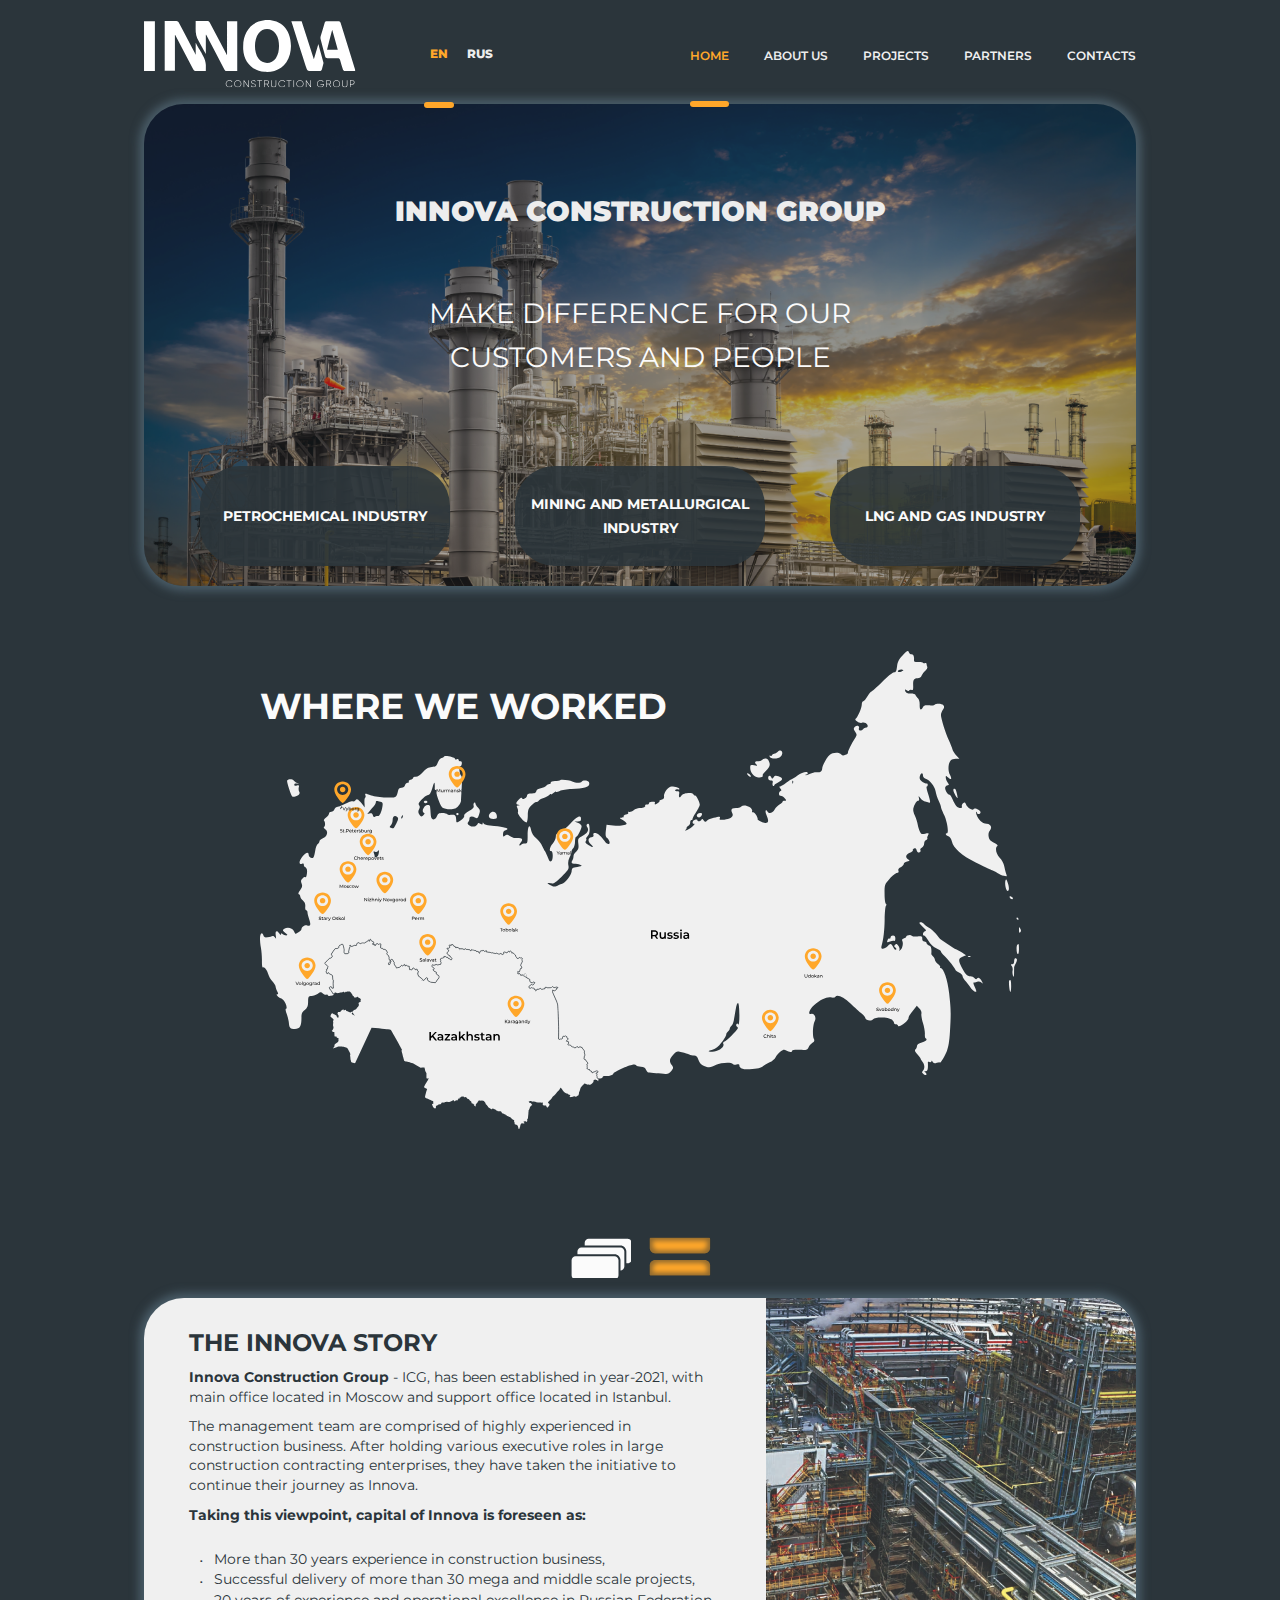
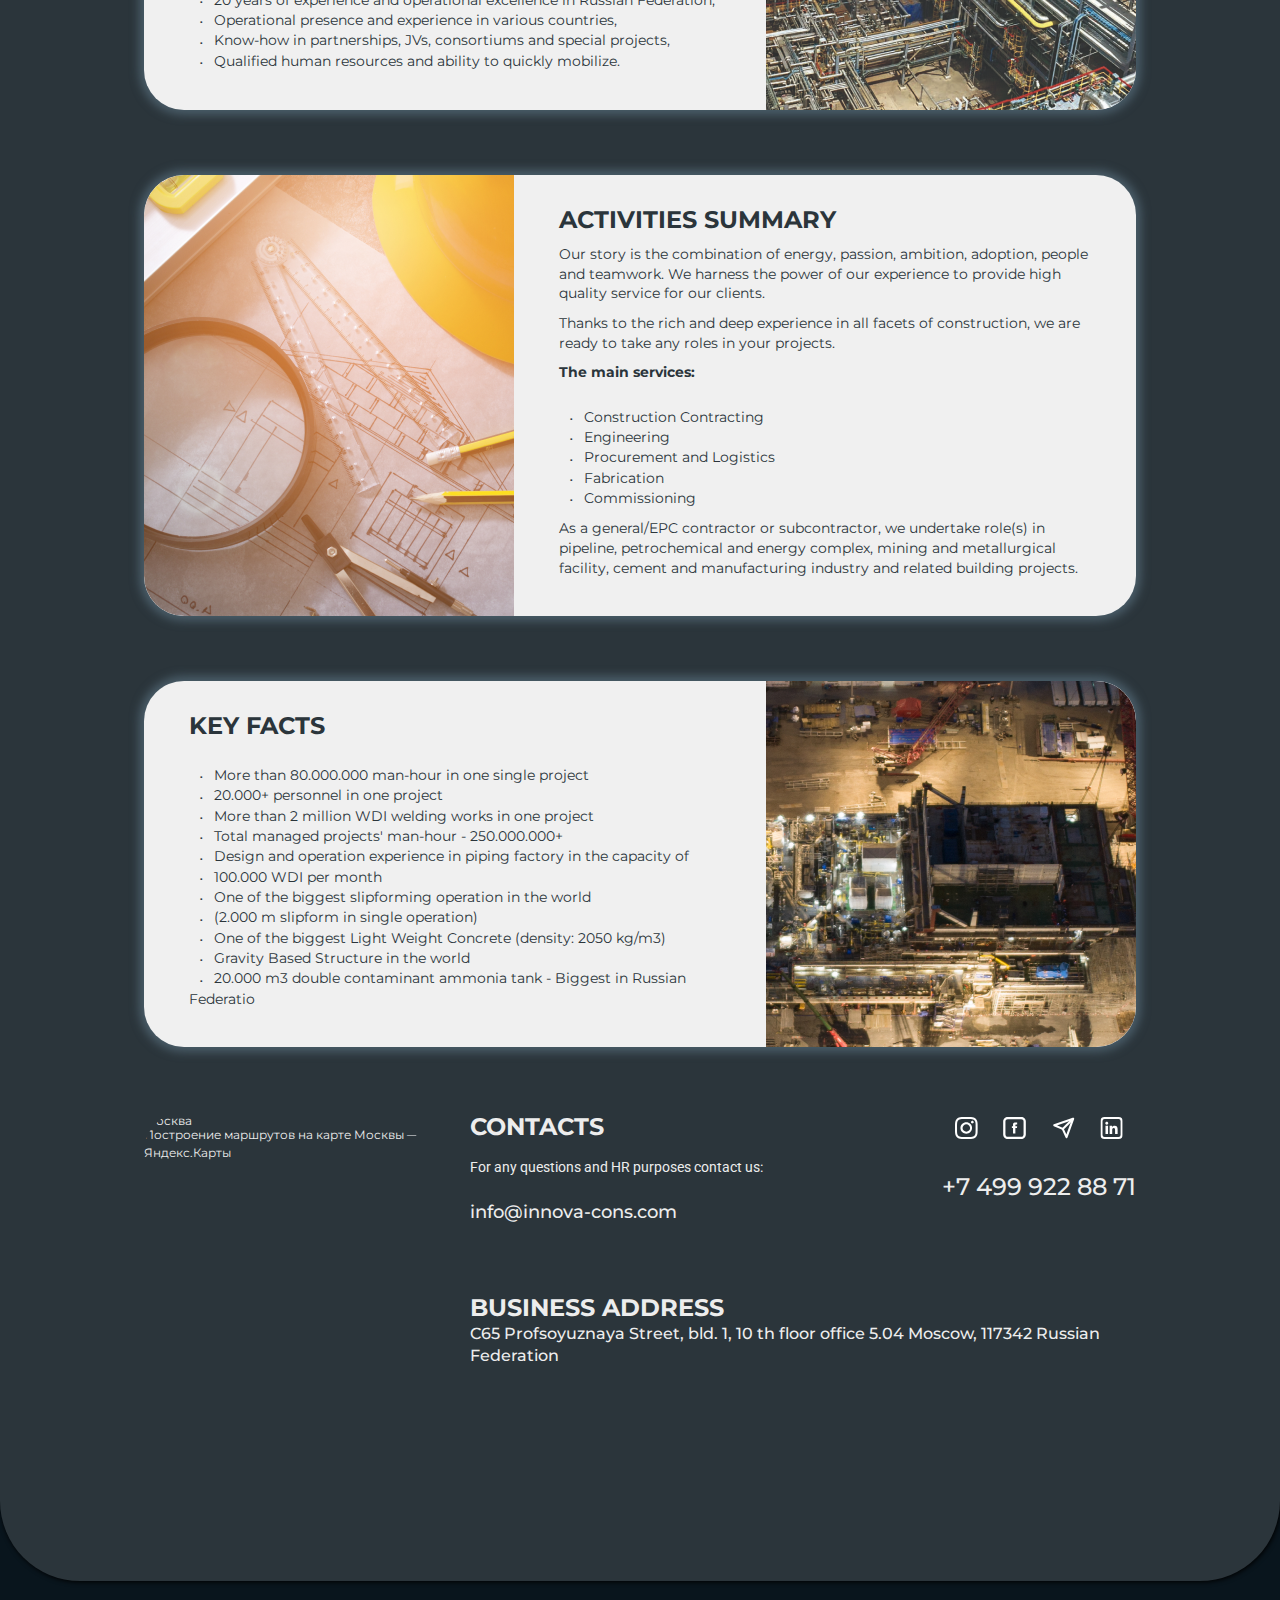
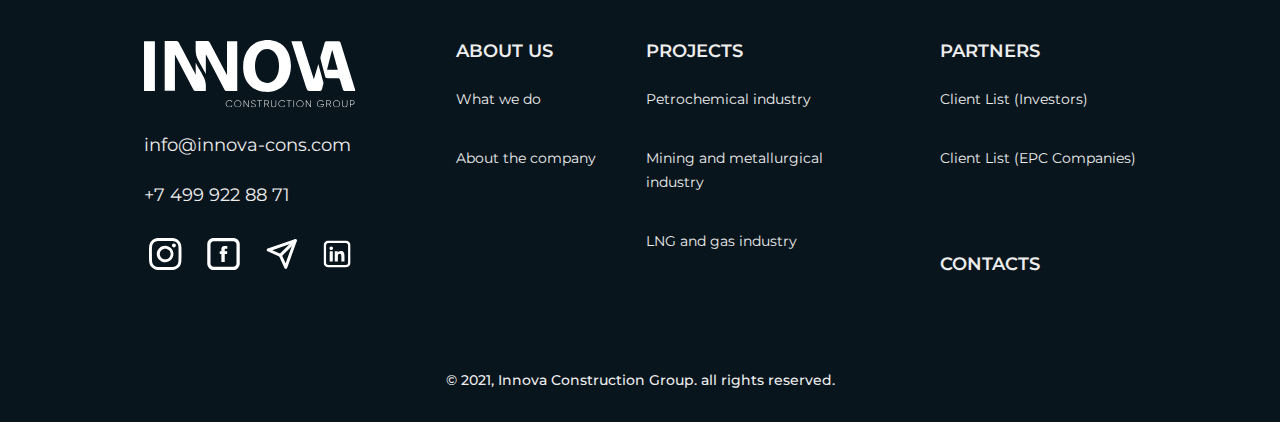
<file: eng/index.html>
<!DOCTYPE html>
<html lang="en">
<head>
    <meta charset="UTF-8">
    <meta http-equiv="X-UA-Compatible" content="IE=edge">
    <meta name="viewport" content="width=device-width, initial-scale=1.0">
    <link rel="stylesheet" href="/style/main.css">
    <link rel="preconnect" href="https://fonts.googleapis.com">
    <link rel="preconnect" href="https://fonts.gstatic.com" crossorigin>
    <link href="https://fonts.googleapis.com/css2?family=Montserrat:ital,wght@0,100;0,200;0,300;0,400;0,500;0,600;0,700;0,800;0,900;1,100;1,200;1,300;1,400;1,500;1,600;1,700;1,800;1,900&family=Roboto&display=swap" rel="stylesheet">
    <title>Innova</title>
</head>
<body>
    <div class="grey-cover">
        <header>
            <div class="grid">
                <div class="header-cover">
                    <div class="logo-cover">
                        <a href="/eng/index.html">
                            <img src="/images/logo.svg">
                        </a>
                    </div>
                    <div class="page-language">
                        <div class="english-option menu-option">
                            <a class="english-text-option active">
                                en
                            </a>
                        </div>
                        <div class="russian-option menu-option">
                            <div class="russian-text-option">
                                rus
                            </div>
                        </div>
                    </div>
                    <div class="header-menu">
                        <a href="/eng/index.html" class="active menu menu-option menu-home">
                            home
                        </a>
                        <div class="menu menu-about">
                            <div class="expandable-about">
                                <div class="menu-option menu-option-expandable">
                                    <a href="/eng/activities.html" class="menu-option menu-option-expandable">
                                        What/how we do
                                    </a>
                                </div>
                                <div class="expandable-divider"></div>
                                <div class="menu-option menu-option-expandable">
                                    <a href="/eng/about.html">
                                        About the company
                                    </a>
                                </div>
                            </div>
                            <span>about us</span>
                        </div>
                        <a class="menu menu-option menu-projects" href="/eng/petrochemical.html">
                            projects
                        </a>
                        <a class="menu menu-option menu-partners" href="/eng/partners.html">
                            partners
                        </a>
                        <div class="menu menu-option menu-contacts">
                            <a href="/eng/index.html#contacts-anchor">contacts</a>
                        </div>
                    </div>
                </div>
                <div id="mobile-menu-cover"class="menu-cover">
                    <button id="mobile-menu-button" class="mobile-menu__button">
                        <img src="/images/menu-icon.svg" class="menu__img"> 
                    </button>
                    <ul id="mobile-menu" class="expandable-mobile-menu hidden-menu">
                        <li class="expandable-menu-logo">
                            <img src="/images/logo.svg">
                        </li>
                        <li class="expandable-menu-item expandable-menu-home mobile-menu-active">
                            <a href="/eng/index.html">home</a>
                        </li>
                        <li class="expandable-menu-item expandable-menu-about">
                            <a href="/eng/about.html">about us</a>
                        </li>
                        <li class="expandable-menu-item expandable-menu-projects">
                            <a href="/eng/petrochemical.html">projects</a>
                        </li>
                        <li class="expandable-menu-item expandable-menu-partners">
                            <a href="/eng/partners.html">partners</a>
                        </li>
                        <li class="expandable-menu-item expandable-menu-contacts">
                            <a href="/eng/index.html#contacts-anchor">contacts</a>
                        </li>
                        <li class="expandable-menu-item expandable-menu-language">
                            <a class="eng-language ">en</a>
                            <a class="ru-language">rus</a>
                        </li>
                    </ul>
                </div>
            </div>
        </header>
        <main>
            <div class="grid">
                <div class="banner">
                    <div class="banner-first-header">Innova Construction Group</div>
                    <div class="banner-second-header">Make Difference for Our Customers and People</div>
                    <div class="banner-buttons">
                        <div class="banner-button banner-button-first">
                            <a href="/eng/petrochemical.html">
                                <button>Petrochemical industry</button>
                            </a>
                        </div>
                        <div class="banner-button banner-button-second">
                            <a href="/eng/mining.html">
                                <button>Mining and metallurgical industry</button>
                            </a>
                        </div>
                        <div class="banner-button banner-button-third">
                            <a href="/eng/gas.html">
                                <button>LNG and gas industry</button>
                            </a>
                        </div>
                    </div>
                </div>
                <div class="countries">
                    <div class="countries-header">
                        Where we worked
                    </div>
                </div>
                <div class="card-view-flex">
                    <div class="card-view-pile">
                        <svg id="card-view-pile" width="62" height="42" fill="#FBFBFB" viewBox="0 0 62 42" xmlns="http://www.w3.org/2000/svg">
                            <path fill-rule="evenodd" clip-rule="evenodd" d="M19.7002 1.75C16.9388 1.75 14.7002 3.98858 14.7002 6.75V15.0168H14.7005V23.2835C14.7005 26.0449 16.9391 28.2835 19.7005 28.2835H58.6051C61.3665 28.2835 63.605 26.0449 63.605 23.2835V15.0167H63.6047V6.75C63.6047 3.98858 61.3661 1.75 58.6047 1.75H19.7002Z" />
                            <path d="M14.7002 15.0168H13.7002V16.0168H14.7002V15.0168ZM14.7005 15.0168H15.7005V14.0168H14.7005V15.0168ZM63.605 15.0167H64.605V14.0167H63.605V15.0167ZM63.6047 15.0167H62.6047V16.0167H63.6047V15.0167ZM15.7002 6.75C15.7002 4.54086 17.4911 2.75 19.7002 2.75V0.75C16.3865 0.75 13.7002 3.43629 13.7002 6.75H15.7002ZM15.7002 15.0168V6.75H13.7002V15.0168H15.7002ZM14.7005 14.0168H14.7002V16.0168H14.7005V14.0168ZM13.7005 15.0168V23.2835H15.7005V15.0168H13.7005ZM13.7005 23.2835C13.7005 26.5972 16.3868 29.2835 19.7005 29.2835V27.2835C17.4914 27.2835 15.7005 25.4926 15.7005 23.2835H13.7005ZM19.7005 29.2835H58.6051V27.2835H19.7005V29.2835ZM58.6051 29.2835C61.9188 29.2835 64.605 26.5972 64.605 23.2835H62.605C62.605 25.4926 60.8142 27.2835 58.6051 27.2835V29.2835ZM64.605 23.2835V15.0167H62.605V23.2835H64.605ZM63.605 14.0167H63.6047V16.0167H63.605V14.0167ZM62.6047 6.75V15.0167H64.6047V6.75H62.6047ZM58.6047 2.75C60.8139 2.75 62.6047 4.54086 62.6047 6.75H64.6047C64.6047 3.43629 61.9184 0.75 58.6047 0.75V2.75ZM19.7002 2.75H58.6047V0.75H19.7002V2.75Z" fill="#2B353B"/>
                            <path fill-rule="evenodd" clip-rule="evenodd" d="M12.4463 10.4854C9.68487 10.4854 7.44629 12.7239 7.44629 15.4854V23.0438H7.44654V30.6021C7.44654 33.3635 9.68512 35.6021 12.4465 35.6021H51.3511C54.1125 35.6021 56.3511 33.3635 56.3511 30.6021V23.0437H56.3508V15.4854C56.3508 12.7239 54.1122 10.4854 51.3508 10.4854H12.4463Z" />
                            <path d="M7.44629 23.0438H6.44629V24.0438H7.44629V23.0438ZM7.44654 23.0438H8.44654V22.0438H7.44654V23.0438ZM56.3511 23.0437H57.3511V22.0437H56.3511V23.0437ZM56.3508 23.0437H55.3508V24.0437H56.3508V23.0437ZM8.44629 15.4854C8.44629 13.2762 10.2372 11.4854 12.4463 11.4854V9.48535C9.13258 9.48535 6.44629 12.1716 6.44629 15.4854H8.44629ZM8.44629 23.0438V15.4854H6.44629V23.0438H8.44629ZM7.44654 22.0438H7.44629V24.0438H7.44654V22.0438ZM6.44654 23.0438V30.6021H8.44654V23.0438H6.44654ZM6.44654 30.6021C6.44654 33.9158 9.13283 36.6021 12.4465 36.6021V34.6021C10.2374 34.6021 8.44654 32.8113 8.44654 30.6021H6.44654ZM12.4465 36.6021H51.3511V34.6021H12.4465V36.6021ZM51.3511 36.6021C54.6648 36.6021 57.3511 33.9158 57.3511 30.6021H55.3511C55.3511 32.8113 53.5602 34.6021 51.3511 34.6021V36.6021ZM57.3511 30.6021V23.0437H55.3511V30.6021H57.3511ZM56.3511 22.0437H56.3508V24.0437H56.3511V22.0437ZM55.3508 15.4854V23.0437H57.3508V15.4854H55.3508ZM51.3508 11.4854C53.5599 11.4854 55.3508 13.2762 55.3508 15.4854H57.3508C57.3508 12.1716 54.6645 9.48535 51.3508 9.48535V11.4854ZM12.4463 11.4854H51.3508V9.48535H12.4463V11.4854Z" fill="#2B353B"/>
                            <path fill-rule="evenodd" clip-rule="evenodd" d="M6.5957 19.2202C3.83428 19.2202 1.5957 21.4588 1.5957 24.2202V31.7787H1.59589V39.337C1.59589 42.0984 3.83446 44.337 6.59589 44.337H45.5004C48.2618 44.337 50.5004 42.0984 50.5004 39.337V31.7786H50.5002V24.2202C50.5002 21.4588 48.2616 19.2202 45.5002 19.2202H6.5957Z" />
                            <path d="M1.5957 31.7787H0.595703V32.7787H1.5957V31.7787ZM1.59589 31.7787H2.59589V30.7787H1.59589V31.7787ZM50.5004 31.7786H51.5004V30.7786H50.5004V31.7786ZM50.5002 31.7786H49.5002V32.7786H50.5002V31.7786ZM2.5957 24.2202C2.5957 22.0111 4.38656 20.2202 6.5957 20.2202V18.2202C3.28199 18.2202 0.595703 20.9065 0.595703 24.2202H2.5957ZM2.5957 31.7787V24.2202H0.595703V31.7787H2.5957ZM1.59589 30.7787H1.5957V32.7787H1.59589V30.7787ZM0.595885 31.7787V39.337H2.59589V31.7787H0.595885ZM0.595885 39.337C0.595885 42.6507 3.28218 45.337 6.59589 45.337V43.337C4.38675 43.337 2.59589 41.5462 2.59589 39.337H0.595885ZM6.59589 45.337H45.5004V43.337H6.59589V45.337ZM45.5004 45.337C48.8141 45.337 51.5004 42.6507 51.5004 39.337H49.5004C49.5004 41.5462 47.7095 43.337 45.5004 43.337V45.337ZM51.5004 39.337V31.7786H49.5004V39.337H51.5004ZM50.5004 30.7786H50.5002V32.7786H50.5004V30.7786ZM49.5002 24.2202V31.7786H51.5002V24.2202H49.5002ZM45.5002 20.2202C47.7094 20.2202 49.5002 22.0111 49.5002 24.2202H51.5002C51.5002 20.9065 48.8139 18.2202 45.5002 18.2202V20.2202ZM6.5957 20.2202H45.5002V18.2202H6.5957V20.2202Z" fill="#2B353B"/>
                        </svg>      
                    </div>
                    <div class="card-view-blocks">
                        <svg id="card-view-blocks" width="56" height="35" fill="#FFA72A"  viewBox="0 0 58 36"  xmlns="http://www.w3.org/2000/svg">
                            <g filter="url(#filter0_i_433_1653)">
                            <path d="M0.638672 25.771C0.638672 23.0096 2.87725 20.771 5.63867 20.771H52.2139C54.9753 20.771 57.2139 23.0096 57.2139 25.771V34.4171C57.2139 34.9694 56.7662 35.4171 56.2139 35.4171H1.63867C1.08639 35.4171 0.638672 34.9694 0.638672 34.4171V25.771Z"/>
                            <path d="M0.638672 9.646C0.638672 12.4074 2.87725 14.646 5.63867 14.646H52.2139C54.9753 14.646 57.2139 12.4074 57.2139 9.646V0.999855C57.2139 0.44757 56.7662 -0.000144958 56.2139 -0.000144958H1.63867C1.08639 -0.000144958 0.638672 0.447571 0.638672 0.999855V9.646Z"/>
                            </g>
                            <defs>
                            <filter id="filter0_i_433_1653" x="0.638672" y="0" width="56.5752" height="35.417" filterUnits="userSpaceOnUse" color-interpolation-filters="sRGB">
                            <feFlood flood-opacity="0" result="BackgroundImageFix"/>
                            <feBlend mode="normal" in="SourceGraphic" in2="BackgroundImageFix" result="shape"/>
                            <feColorMatrix in="SourceAlpha" type="matrix" values="0 0 0 0 0 0 0 0 0 0 0 0 0 0 0 0 0 0 127 0" result="hardAlpha"/>
                            <feMorphology radius="3" operator="erode" in="SourceAlpha" result="effect1_innerShadow_433_1653"/>
                            <feOffset/>
                            <feGaussianBlur stdDeviation="2.5"/>
                            <feComposite in2="hardAlpha" operator="arithmetic" k2="-1" k3="1"/>
                            <feColorMatrix type="matrix" values="0 0 0 0 0.133333 0 0 0 0 0.172549 0 0 0 0 0.196078 0 0 0 0.5 0"/>
                            <feBlend mode="normal" in2="shape" result="effect1_innerShadow_433_1653"/>
                            </filter>
                            </defs>
                        </svg>     
                    </div>
                </div>
                <div id="cards" class="cards blocks-cards">
                    <div class="card card-main-first">
                        <div class="card-text">
                            <div class="text-header">The innova story</div>
                            <div class="card-text-standart">
                                <span>Innova Construction Group</span> - ICG, has been established in year-2021, with main
                                office located in Moscow and support office located in Istanbul.
                            </div>
                            <div class="card-text-standart">
                                The management team are comprised of highly experienced in construction
                                business. After holding various executive roles in large construction contracting
                                enterprises, they have taken the initiative to continue their journey as Innova.
                            </div>
                            <div class="card-text-standart list-header">
                                Taking this viewpoint, capital of Innova is foreseen as:
                            </div>
                            <ul class="card-text-list ">
                                <li>More than 30 years experience in construction business,</li>
                                <li>Successful delivery of more than 30 mega and middle scale projects,</li>
                                <li>20 years of experience and operational excellence in Russian Federation,</li>
                                <li>Operational presence and experience in various countries,</li>
                                <li>Know-how in partnerships, JVs, consortiums and special projects,</li>
                                <li>Qualified human resources and ability to quickly mobilize.</li>
                            </ul>
                        </div>
                        <div class="card-image card-image-right card-image-first"></div>
                    </div>
                    <div class="card card-main-second" >
                        <div class="card-image card-image-left card-image-second"></div>
                        <div class="card-text">
                            <div class="text-header">Activities summary</div>
                            <div class="card-text-standart">
                                Our story is the combination of energy, passion, ambition, adoption, people
                                and teamwork. We harness the power of our experience to provide high
                                quality service for our clients.
                            </div>
                            <div class="card-text-standart">
                                Thanks to the rich and deep experience in all facets of construction, we are
                                ready to take any roles in your projects.
                            </div>
                            <div class="card-text-standart list-header">
                                The main services:
                            </div>
                            <ul class="card-text-list ">
                                <li>Construction Contracting</li>
                                <li>Engineering</li>
                                <li>Procurement and Logistics</li>
                                <li>Fabrication</li>
                                <li>Commissioning</li>
                            </ul>
                            <div class="card-text-standart">
                                As a general/EPC contractor or subcontractor, we undertake role(s) in
                                pipeline, petrochemical and energy complex, mining and metallurgical
                                facility, cement and manufacturing industry and related building projects.
                            </div>
                        </div>
                    </div>
                    <div class="card card-main-third">
                        <div class="card-text">
                            <div class="text-header">key facts</div>
                            <ul class="card-text-list">
                                <li>More than 80.000.000 man-hour in one single project</li>
                                <li>20.000+ personnel in one project</li>
                                <li>More than 2 million WDI welding works in one project</li>
                                <li>Total managed projects' man-hour - 250.000.000+</li>
                                <li>Design and operation experience in piping factory in the capacity of</li>
                                <li>100.000 WDI per month</li>
                                <li>One of the biggest slipforming operation in the world</li>
                                <li>(2.000 m slipform in single operation)</li>
                                <li>One of the biggest Light Weight Concrete (density: 2050 kg/m3)</li>
                                <li>Gravity Based Structure in the world</li>
                                <li>20.000 m3 double contaminant ammonia tank - Biggest in Russian Federatio</li>
                            </ul>
                        </div>
                        <div class="card-image card-image-right card-image-third"></div>
                    </div>
                </div>
                <div id="contacts-anchor"></div>
                <div class="contacts">
                    <div class="contacts-map"style="position:relative;overflow:hidden;">
                        <a href="https://yandex.ru/maps/213/moscow/?utm_medium=mapframe&utm_source=maps" style="color:#eee;font-size:12px;position:absolute;top:0px;">
                            Москва
                        </a>
                        <a href="https://yandex.ru/maps/213/moscow/?ll=37.538351%2C55.654148&mode=routes&rtext=55.656682%2C37.540075~55.651557%2C37.538790&rtt=pd&ruri=ymapsbm1%3A%2F%2Forg%3Foid%3D243083506667~ymapsbm1%3A%2F%2Fgeo%3Fll%3D37.539%252C55.652%26spn%3D0.001%252C0.001%26text%3D%25D0%25A0%25D0%25BE%25D1%2581%25D1%2581%25D0%25B8%25D1%258F%252C%2520%25D0%259C%25D0%25BE%25D1%2581%25D0%25BA%25D0%25B2%25D0%25B0%252C%2520%25D0%259F%25D1%2580%25D0%25BE%25D1%2584%25D1%2581%25D0%25BE%25D1%258E%25D0%25B7%25D0%25BD%25D0%25B0%25D1%258F%2520%25D1%2583%25D0%25BB%25D0%25B8%25D1%2586%25D0%25B0%252C%252065&utm_medium=mapframe&utm_source=maps&z=16.39" style="color:#eee;font-size:12px;position:absolute;top:14px;">
                            Построение маршрутов на карте Москвы — Яндекс.Карты
                        </a>
                        <iframe src="https://yandex.ru/map-widget/v1/-/CCUufXaGXD" width="100%" height="100%" frameborder="0" allowfullscreen="true" style="position:relative;"></iframe>
                    </div>
                    <div class="contacts-text">
                        <div class="contacts-block">
                            <div class="contacts-block-text">
                                <div class="text-header">contacts</div>
                                <div class="contacts-text-small">For any questions and HR purposes contact us:</div>
                                <div class="contacts-mail">info@innova-cons.com</div>
                            </div>
                            <div class="main-contacts">
                                <div class="contacts-block-icons">
                                    <div class="ig-icon contacts-icon">
                                        <a href="https://www.instagram.com/innova_construction_group/">
                                            <img src="/images/ig-icon.svg">
                                        </a>
                                    </div>
                                    <div class="fb-icon contacts-icon">
                                        <img src="/images/fb-icon.svg">
                                    </div>
                                    <div class="tg-icon contacts-icon">
                                        <img src="/images/tg-icon.svg">
                                    </div>
                                    <div class="ln-icon contacts-icon">
                                        <a href="https://www.linkedin.com/company/innova-construction-group">
                                            <img src="/images/ln-icon.svg">
                                        </a>
                                    </div>
                                </div>
                                <div class="contacts-phone">
                                    <div class="phone">+7 499 922 88 71</div>
                                </div>
                            </div>
                        </div>
                        <div class="text-header">Business address</div>
                        <div class="text-address">C65 Profsoyuznaya Street, bld. 1, 10 th floor office 5.04 Moscow, 117342 Russian Federation</div>
                    </div>
                </div>
            </div>
        </main>
    </div>
    <footer>
        <div class="grid">
            <div class="footer-main-block">
                <div class="footer-first-column">
                    <div id="footer-logo">
                        <a href="/eng/index.html">
                            <img class="footer-logo" src="/images/logo.svg">
                        </a>
                    </div>
                    <div class="footer-mail">info@innova-cons.com</div>
                    <div class="footer-phone">+7 499 922 88 71</div>
                    <div id="pc-icons" class="footer-social-icons">
                        <div class="ig-icon contacts-icon">
                            <a>
                                <a href="https://www.instagram.com/innova_construction_group/">
                                            <img src="/images/ig-icon.svg">
                                        </a>
                            </a>
                        </div>
                        <div class="fb-icon contacts-icon">
                            <a>
                                <img src="/images/fb-icon.svg">
                            </a>
                        </div>
                        <div class="tg-icon contacts-icon">
                            <a>
                                <img src="/images/tg-icon.svg">
                            </a>
                        </div>                       
                        <div class="ln-icon contacts-icon">
                            <a href="https://www.linkedin.com/company/innova-construction-group/">
                                <img src="/images/ln-icon.svg">
                            </a>
                        </div>                      
                    </div>
                </div>
                <div class="footer-second-column">
                    <div class="footer-column-header">
                        <a href="/eng/about.html">
                            About us
                        </a>
                    </div>
                    <div class="footer-column-text">
                        <a href="/eng/activities.html">
                            What we do
                        </a>
                    </div>
                    <div class="footer-column-text">
                        <a href="/eng/about.html">
                            About the company
                        </a>
                    </div>
                </div>
                <div class="footer-third-column">
                    <div class="footer-column-header">
                        <a href="/eng/petrochemical.html">
                            Projects
                        </a>
                    </div>
                    <div class="footer-column-text">
                        <a href="/eng/petrochemical.html">
                            Petrochemical industry
                        </a>
                    </div>
                    <div class="footer-column-text">
                        <a href="/eng/mining.html">
                            Mining and metallurgical<br class="footer-br"> industry
                        </a>
                    </div>
                    <div class="footer-column-text">
                        <a href="/eng/gas.html">
                            LNG and gas industry
                        </a>
                    </div>
                </div>
                <div class="footer-fourth-column">
                    <div class="footer-column-header">
                        <a href="/eng/partners.html">
                            Partners
                        </a>
                    </div>
                    <div class="footer-column-text">
                        <a href="/eng/partners.html#investors">
                            Client List (Investors)
                        </a>
                    </div>
                    <div class="footer-column-text">
                        <a href="/eng/partners.html#epc">
                            Client List (EPC Companies)
                        </a>
                    </div><br><br>
                    <div id="footer-contacts" class="footer-column-header">
                        <a href="/eng/index.html#contacts-anchor">
                            Contacts
                        </a>
                    </div>
                </div>
                <div class="footer-fifth-column">
                    <a class="back-button-cover" href="#">
                        <div class="back-arrow-text">Up</div>
                        <img class="back-arrow" src="/images/footer-arrow.svg">
                    </a>
                    <div id="mobile-icons" class="footer-social-icons">
                        <div class="ig-icon contacts-icon">
                            <a>
                                <a href="https://www.instagram.com/innova_construction_group/">
                                    <img src="/images/ig-icon.svg">
                                </a>
                            </a>
                        </div>
                        <div class="fb-icon contacts-icon">
                            <a>
                                <img src="/images/fb-icon.svg">
                            </a>
                        </div>
                        <div class="tg-icon contacts-icon">
                            <a>
                                <img src="/images/tg-icon.svg">
                            </a>
                        </div>                     
                        <div class="ln-icon contacts-icon">
                            <a href="https://www.linkedin.com/company/innova-construction-group/">
                                <img src="/images/ln-icon.svg">
                            </a>
                        </div>                       
                    </div>
                </div>
            </div>
            <div class="footer-legal-mark">© 2021, Innova Construction Group. all rights reserved.</div>
        </div>  
    </footer>
</body>
<script src="/js/index.js"></script>
</html>
</file>
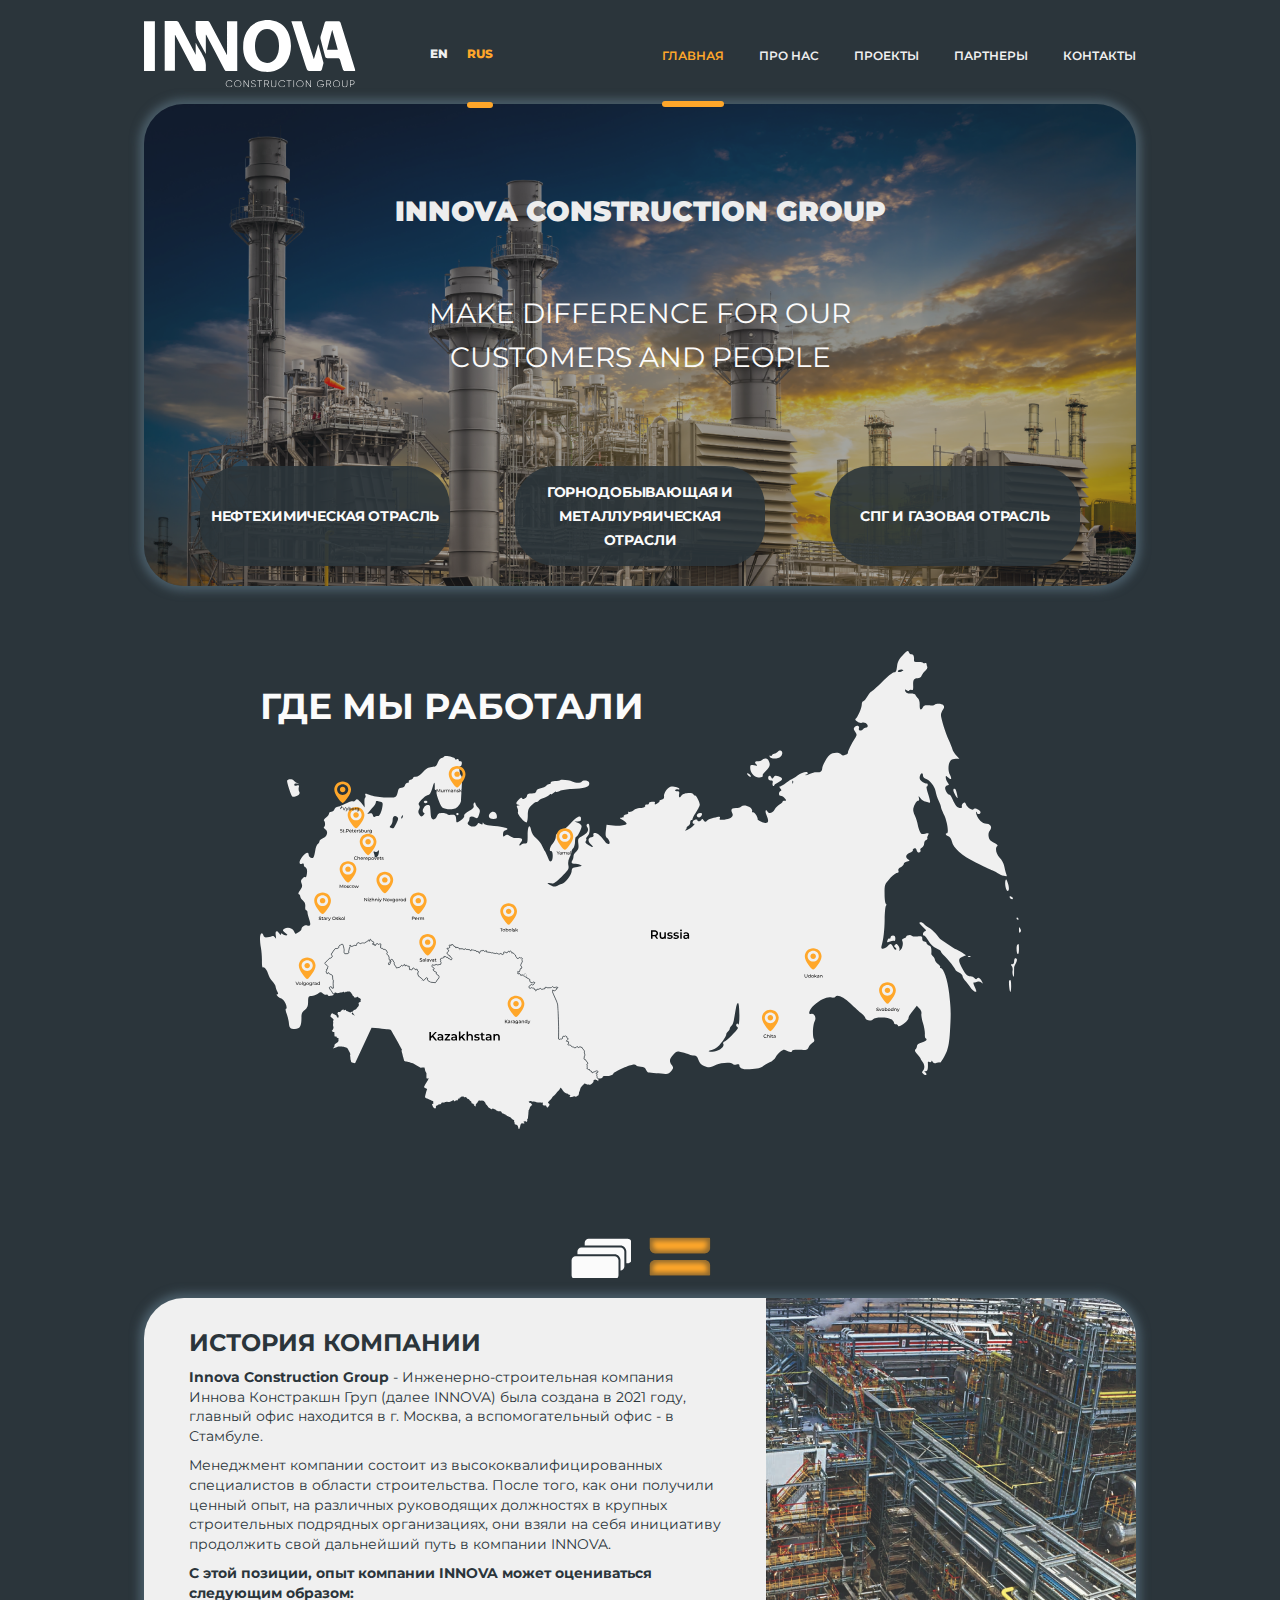
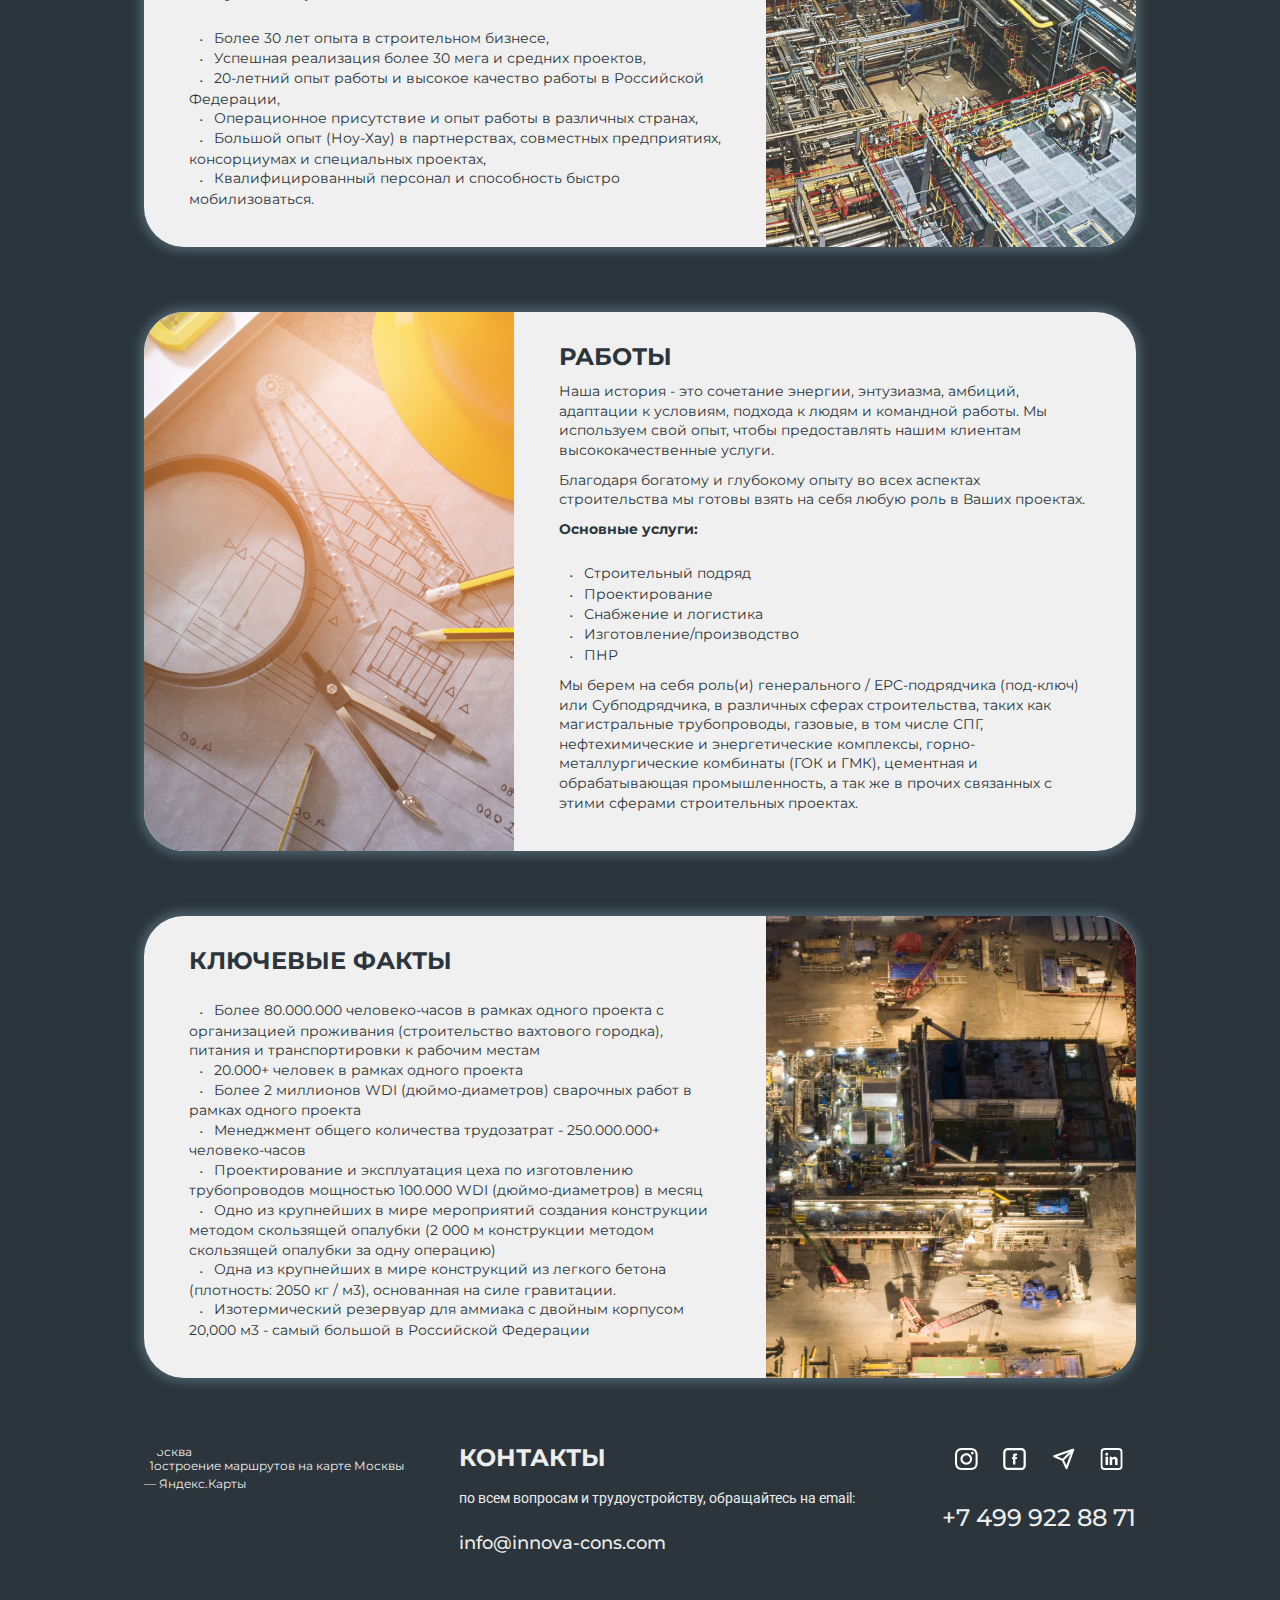
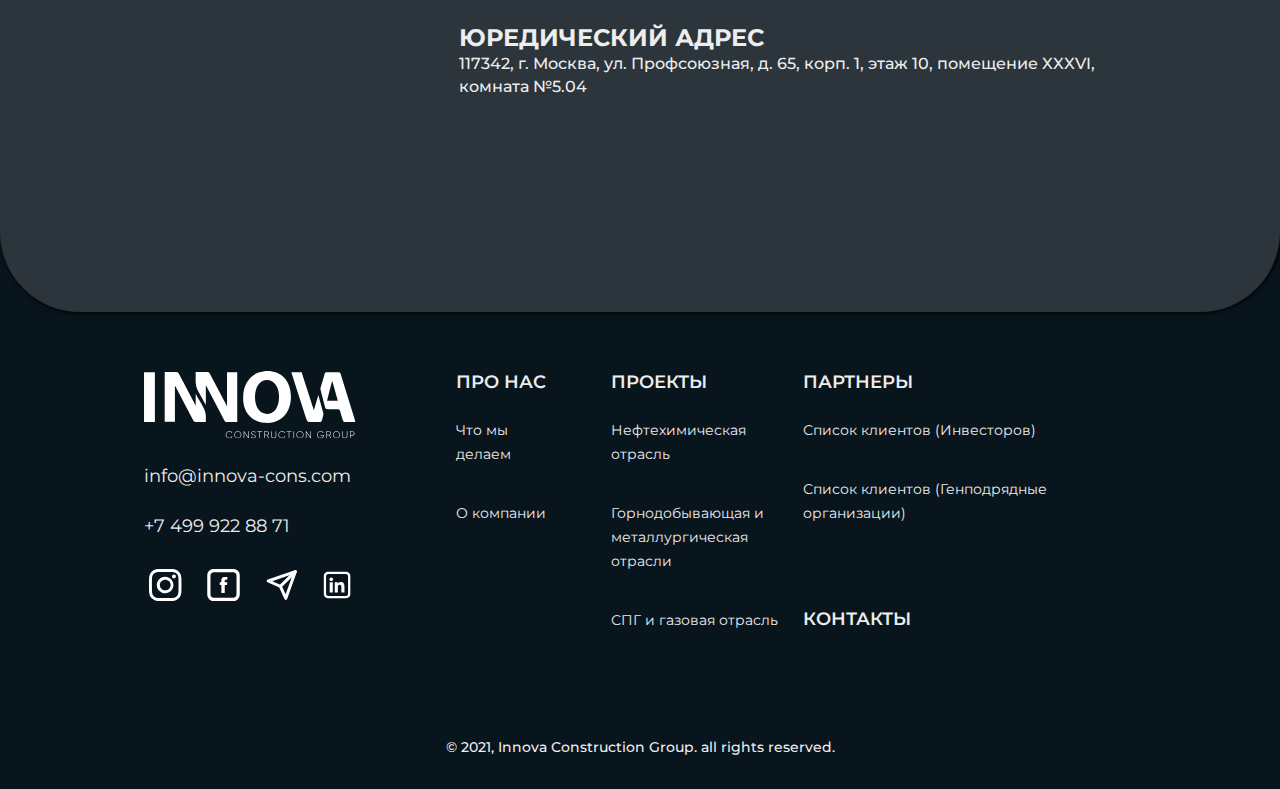
<file: ru/index.html>
<!DOCTYPE html>
<html lang="ru">
<head>
    <meta charset="UTF-8">
    <meta http-equiv="X-UA-Compatible" content="IE=edge">
    <meta name="viewport" content="width=device-width, initial-scale=1.0">
    <link rel="stylesheet" href="/style/main.css">
    <link rel="preconnect" href="https://fonts.googleapis.com">
    <link rel="preconnect" href="https://fonts.gstatic.com" crossorigin>
    <link href="https://fonts.googleapis.com/css2?family=Montserrat:ital,wght@0,100;0,200;0,300;0,400;0,500;0,600;0,700;0,800;0,900;1,100;1,200;1,300;1,400;1,500;1,600;1,700;1,800;1,900&family=Roboto&display=swap" rel="stylesheet">
    <title>Innova</title>
</head>
<body>
    <div class="grey-cover">
        <header>
            <div class="grid">
                <div class="header-cover">
                    <div class="logo-cover">
                        <a href="/ru/index.html">
                            <img src="/images/logo.svg">
                        </a>
                    </div>
                    <div class="page-language">
                        <div class="english-option menu-option">
                            <a href="/eng/index.html" class="english-text-option">
                                en
                            </a>
                        </div>
                        <div class="russian-option menu-option">
                            <a class="russian-text-option active">
                                rus
                            </a>
                        </div>
                    </div>
                    <div class="header-menu">
                        <a href="/ru/index.html" class="active menu menu-option menu-home">
                            главная
                        </a>
                        <div class="menu menu-about">
                            <div class="expandable-about">
                                <div class="menu-option menu-option-expandable">
                                    <a href="/ru/activities.html" class="menu-option menu-option-expandable">
                                        Что/как мы делаем
                                    </a>
                                </div>
                                <div class="expandable-divider"></div>
                                <div class="menu-option menu-option-expandable">
                                    <a href="/ru/about.html">
                                        О компании
                                    </a>
                                </div>
                            </div>
                            <span>про нас</span>
                        </div>
                        <a class="menu menu-option menu-projects" href="/ru/petrochemical.html">
                            проекты
                        </a>
                        <a class="menu menu-option menu-partners" href="/ru/partners.html">
                            партнеры
                        </a>
                        <div class="menu menu-option menu-contacts">
                            <a href="/ru/index.html#contacts-anchor">контакты</a>
                        </div>
                    </div>
                </div>
                <div id="mobile-menu-cover"class="menu-cover">
                    <button id="mobile-menu-button" class="mobile-menu__button">
                        <img src="/images/menu-icon.svg" class="menu__img"> 
                    </button>
                    <ul id="mobile-menu" class="expandable-mobile-menu hidden-menu">
                        <li class="expandable-menu-logo">
                            <img src="/images/logo.svg">
                        </li>
                        <li class="expandable-menu-item expandable-menu-home mobile-menu-active">
                            <a href="/ru/index.html">главная</a>
                        </li>
                        <li class="expandable-menu-item expandable-menu-about">
                            <a href="/ru/about.html">про нас</a>
                        </li>
                        <li class="expandable-menu-item expandable-menu-projects">
                            <a href="/ru/petrochemical.html">проекты</a>
                        </li>
                        <li class="expandable-menu-item expandable-menu-partners">
                            <a href="/ru/partners.html">партнеры</a>
                        </li>
                        <li class="expandable-menu-item expandable-menu-contacts">
                            <a href="/ru/index.html#contacts-anchor">контакты</a>
                        </li>
                        <li class="expandable-menu-item expandable-menu-language">
                            <a class="ru-language ">en</a>
                            <a class="ru-language">rus</a>
                        </li>
                    </ul>
                </div>
            </div>
        </header>
        <main>
            <div class="grid">
                <div class="banner">
                    <div class="banner-first-header">Innova Construction Group</div>
                    <div class="banner-second-header">Make Difference for Our Customers and People</div>
                    <div class="banner-buttons">
                        <div class="banner-button banner-button-first">
                            <a href="/ru/petrochemical.html">
                                <button>Нефтехимическая отрасль</button>
                            </a>
                        </div>
                        <div class="banner-button banner-button-second">
                            <a href="/ru/mining.html">
                                <button>Горнодобывающая и металлуряическая отрасли</button>
                            </a>
                        </div>
                        <div class="banner-button banner-button-third">
                            <a href="/ru/gas.html">
                                <button>СПГ и газовая отрасль</button>
                            </a>
                        </div>
                    </div>
                </div>
                <div class="countries">
                    <div class="countries-header">
                        Где мы работали
                    </div>
                </div>
                <div class="card-view-flex">
                    <div class="card-view-pile">
                        <svg id="card-view-pile" width="62" height="42" fill="#FBFBFB" viewBox="0 0 62 42" xmlns="http://www.w3.org/2000/svg">
                            <path fill-rule="evenodd" clip-rule="evenodd" d="M19.7002 1.75C16.9388 1.75 14.7002 3.98858 14.7002 6.75V15.0168H14.7005V23.2835C14.7005 26.0449 16.9391 28.2835 19.7005 28.2835H58.6051C61.3665 28.2835 63.605 26.0449 63.605 23.2835V15.0167H63.6047V6.75C63.6047 3.98858 61.3661 1.75 58.6047 1.75H19.7002Z" />
                            <path d="M14.7002 15.0168H13.7002V16.0168H14.7002V15.0168ZM14.7005 15.0168H15.7005V14.0168H14.7005V15.0168ZM63.605 15.0167H64.605V14.0167H63.605V15.0167ZM63.6047 15.0167H62.6047V16.0167H63.6047V15.0167ZM15.7002 6.75C15.7002 4.54086 17.4911 2.75 19.7002 2.75V0.75C16.3865 0.75 13.7002 3.43629 13.7002 6.75H15.7002ZM15.7002 15.0168V6.75H13.7002V15.0168H15.7002ZM14.7005 14.0168H14.7002V16.0168H14.7005V14.0168ZM13.7005 15.0168V23.2835H15.7005V15.0168H13.7005ZM13.7005 23.2835C13.7005 26.5972 16.3868 29.2835 19.7005 29.2835V27.2835C17.4914 27.2835 15.7005 25.4926 15.7005 23.2835H13.7005ZM19.7005 29.2835H58.6051V27.2835H19.7005V29.2835ZM58.6051 29.2835C61.9188 29.2835 64.605 26.5972 64.605 23.2835H62.605C62.605 25.4926 60.8142 27.2835 58.6051 27.2835V29.2835ZM64.605 23.2835V15.0167H62.605V23.2835H64.605ZM63.605 14.0167H63.6047V16.0167H63.605V14.0167ZM62.6047 6.75V15.0167H64.6047V6.75H62.6047ZM58.6047 2.75C60.8139 2.75 62.6047 4.54086 62.6047 6.75H64.6047C64.6047 3.43629 61.9184 0.75 58.6047 0.75V2.75ZM19.7002 2.75H58.6047V0.75H19.7002V2.75Z" fill="#2B353B"/>
                            <path fill-rule="evenodd" clip-rule="evenodd" d="M12.4463 10.4854C9.68487 10.4854 7.44629 12.7239 7.44629 15.4854V23.0438H7.44654V30.6021C7.44654 33.3635 9.68512 35.6021 12.4465 35.6021H51.3511C54.1125 35.6021 56.3511 33.3635 56.3511 30.6021V23.0437H56.3508V15.4854C56.3508 12.7239 54.1122 10.4854 51.3508 10.4854H12.4463Z" />
                            <path d="M7.44629 23.0438H6.44629V24.0438H7.44629V23.0438ZM7.44654 23.0438H8.44654V22.0438H7.44654V23.0438ZM56.3511 23.0437H57.3511V22.0437H56.3511V23.0437ZM56.3508 23.0437H55.3508V24.0437H56.3508V23.0437ZM8.44629 15.4854C8.44629 13.2762 10.2372 11.4854 12.4463 11.4854V9.48535C9.13258 9.48535 6.44629 12.1716 6.44629 15.4854H8.44629ZM8.44629 23.0438V15.4854H6.44629V23.0438H8.44629ZM7.44654 22.0438H7.44629V24.0438H7.44654V22.0438ZM6.44654 23.0438V30.6021H8.44654V23.0438H6.44654ZM6.44654 30.6021C6.44654 33.9158 9.13283 36.6021 12.4465 36.6021V34.6021C10.2374 34.6021 8.44654 32.8113 8.44654 30.6021H6.44654ZM12.4465 36.6021H51.3511V34.6021H12.4465V36.6021ZM51.3511 36.6021C54.6648 36.6021 57.3511 33.9158 57.3511 30.6021H55.3511C55.3511 32.8113 53.5602 34.6021 51.3511 34.6021V36.6021ZM57.3511 30.6021V23.0437H55.3511V30.6021H57.3511ZM56.3511 22.0437H56.3508V24.0437H56.3511V22.0437ZM55.3508 15.4854V23.0437H57.3508V15.4854H55.3508ZM51.3508 11.4854C53.5599 11.4854 55.3508 13.2762 55.3508 15.4854H57.3508C57.3508 12.1716 54.6645 9.48535 51.3508 9.48535V11.4854ZM12.4463 11.4854H51.3508V9.48535H12.4463V11.4854Z" fill="#2B353B"/>
                            <path fill-rule="evenodd" clip-rule="evenodd" d="M6.5957 19.2202C3.83428 19.2202 1.5957 21.4588 1.5957 24.2202V31.7787H1.59589V39.337C1.59589 42.0984 3.83446 44.337 6.59589 44.337H45.5004C48.2618 44.337 50.5004 42.0984 50.5004 39.337V31.7786H50.5002V24.2202C50.5002 21.4588 48.2616 19.2202 45.5002 19.2202H6.5957Z" />
                            <path d="M1.5957 31.7787H0.595703V32.7787H1.5957V31.7787ZM1.59589 31.7787H2.59589V30.7787H1.59589V31.7787ZM50.5004 31.7786H51.5004V30.7786H50.5004V31.7786ZM50.5002 31.7786H49.5002V32.7786H50.5002V31.7786ZM2.5957 24.2202C2.5957 22.0111 4.38656 20.2202 6.5957 20.2202V18.2202C3.28199 18.2202 0.595703 20.9065 0.595703 24.2202H2.5957ZM2.5957 31.7787V24.2202H0.595703V31.7787H2.5957ZM1.59589 30.7787H1.5957V32.7787H1.59589V30.7787ZM0.595885 31.7787V39.337H2.59589V31.7787H0.595885ZM0.595885 39.337C0.595885 42.6507 3.28218 45.337 6.59589 45.337V43.337C4.38675 43.337 2.59589 41.5462 2.59589 39.337H0.595885ZM6.59589 45.337H45.5004V43.337H6.59589V45.337ZM45.5004 45.337C48.8141 45.337 51.5004 42.6507 51.5004 39.337H49.5004C49.5004 41.5462 47.7095 43.337 45.5004 43.337V45.337ZM51.5004 39.337V31.7786H49.5004V39.337H51.5004ZM50.5004 30.7786H50.5002V32.7786H50.5004V30.7786ZM49.5002 24.2202V31.7786H51.5002V24.2202H49.5002ZM45.5002 20.2202C47.7094 20.2202 49.5002 22.0111 49.5002 24.2202H51.5002C51.5002 20.9065 48.8139 18.2202 45.5002 18.2202V20.2202ZM6.5957 20.2202H45.5002V18.2202H6.5957V20.2202Z" fill="#2B353B"/>
                        </svg>      
                    </div>
                    <div class="card-view-blocks">
                        <svg id="card-view-blocks" width="56" height="35" fill="#FFA72A"  viewBox="0 0 58 36"  xmlns="http://www.w3.org/2000/svg">
                            <g filter="url(#filter0_i_433_1653)">
                            <path d="M0.638672 25.771C0.638672 23.0096 2.87725 20.771 5.63867 20.771H52.2139C54.9753 20.771 57.2139 23.0096 57.2139 25.771V34.4171C57.2139 34.9694 56.7662 35.4171 56.2139 35.4171H1.63867C1.08639 35.4171 0.638672 34.9694 0.638672 34.4171V25.771Z"/>
                            <path d="M0.638672 9.646C0.638672 12.4074 2.87725 14.646 5.63867 14.646H52.2139C54.9753 14.646 57.2139 12.4074 57.2139 9.646V0.999855C57.2139 0.44757 56.7662 -0.000144958 56.2139 -0.000144958H1.63867C1.08639 -0.000144958 0.638672 0.447571 0.638672 0.999855V9.646Z"/>
                            </g>
                            <defs>
                            <filter id="filter0_i_433_1653" x="0.638672" y="0" width="56.5752" height="35.417" filterUnits="userSpaceOnUse" color-interpolation-filters="sRGB">
                            <feFlood flood-opacity="0" result="BackgroundImageFix"/>
                            <feBlend mode="normal" in="SourceGraphic" in2="BackgroundImageFix" result="shape"/>
                            <feColorMatrix in="SourceAlpha" type="matrix" values="0 0 0 0 0 0 0 0 0 0 0 0 0 0 0 0 0 0 127 0" result="hardAlpha"/>
                            <feMorphology radius="3" operator="erode" in="SourceAlpha" result="effect1_innerShadow_433_1653"/>
                            <feOffset/>
                            <feGaussianBlur stdDeviation="2.5"/>
                            <feComposite in2="hardAlpha" operator="arithmetic" k2="-1" k3="1"/>
                            <feColorMatrix type="matrix" values="0 0 0 0 0.133333 0 0 0 0 0.172549 0 0 0 0 0.196078 0 0 0 0.5 0"/>
                            <feBlend mode="normal" in2="shape" result="effect1_innerShadow_433_1653"/>
                            </filter>
                            </defs>
                        </svg>     
                    </div>
                </div>
                <div id="cards" class="cards blocks-cards">
                    <div class="card card-main-first">
                        <div class="card-text">
                            <div class="text-header">История компании</div>
                            <div class="card-text-standart">
                                <span>Innova Construction Group</span> - Инженерно-строительная компания Иннова Констракшн Груп (далее INNOVA) была создана в 2021 году, главный офис находится в г. Москва, а вспомогательный офис - в Стамбуле.
                            </div>
                            <div class="card-text-standart">
                                Менеджмент компании состоит из высококвалифицированных специалистов в области строительства. После того, как они получили ценный опыт, на  различных руководящих должностях в крупных строительных подрядных организациях, они взяли на себя инициативу продолжить свой дальнейший путь в компании INNOVA.
                            </div>
                            <div class="card-text-standart list-header">
                                С этой позиции, опыт компании INNOVA может оцениваться следующим образом:
                            </div>
                            <ul class="card-text-list ">
                                <li>Более 30 лет опыта в строительном бизнесе, </li>
                                <li>Успешная реализация более 30 мега и средних проектов,</li>
                                <li>20-летний опыт работы и высокое качество работы в Российской Федерации,</li>
                                <li>Операционное присутствие и опыт работы в различных странах,</li>
                                <li>Большой опыт (Ноу-Хау) в партнерствах, совместных предприятиях, консорциумах и специальных проектах,</li>
                                <li>Квалифицированный персонал и способность быстро мобилизоваться.</li>
                            </ul>
                        </div>
                        <div class="card-image card-image-right card-image-first"></div>
                    </div>
                    <div class="card card-main-second" >
                        <div class="card-image card-image-left card-image-second"></div>
                        <div class="card-text">
                            <div class="text-header">Работы</div>
                            <div class="card-text-standart">
                                Наша история - это сочетание энергии, энтузиазма, амбиций, адаптации к условиям, подхода к людям и командной работы. Мы используем свой опыт, чтобы предоставлять нашим клиентам высококачественные услуги.
                            </div>
                            <div class="card-text-standart">
                                Благодаря богатому и глубокому опыту во всех аспектах строительства мы готовы взять на себя любую роль в Ваших проектах.
                            </div>
                            <div class="card-text-standart list-header">
                                Основные услуги:
                            </div>
                            <ul class="card-text-list ">
                                <li>Строительный подряд</li>
                                <li>Проектирование</li>
                                <li>Снабжение и логистика</li>
                                <li>Изготовление/производство</li>
                                <li>ПНР</li>
                            </ul>
                            <div class="card-text-standart">
                                Мы берем на себя роль(и) генерального / EPC-подрядчика (под-ключ) или Субподрядчика, в различных сферах строительства, таких как магистральные трубопроводы, газовые, в том числе СПГ, нефтехимические и энергетические комплексы, горно-металлургические комбинаты (ГОК и ГМК), цементная и обрабатывающая промышленность, а так же в прочих связанных с этими сферами строительных проектах.
                            </div>
                        </div>
                    </div>
                    <div class="card card-main-third">
                        <div class="card-text">
                            <div class="text-header">Ключевые факты</div>
                            <ul class="card-text-list">
                                <li>Более 80.000.000 человеко-часов в рамках одного проекта с организацией проживания (строительство вахтового городка), питания и транспортировки к рабочим местам </li>
                                <li>20.000+ человек в рамках одного проекта </li>
                                <li>Более 2 миллионов WDI (дюймо-диаметров) сварочных работ в рамках одного проекта </li>
                                <li>Менеджмент общего количества трудозатрат - 250.000.000+ человеко-часов</li>
                                <li>Проектирование и эксплуатация цеха по изготовлению трубопроводов мощностью 100.000 WDI (дюймо-диаметров) в месяц</li>
                                <li>Одно из крупнейших в мире мероприятий создания конструкции методом скользящей опалубки (2 000 м конструкции методом скользящей опалубки за одну операцию)</li>
                                <li>Одна из крупнейших в мире конструкций из легкого бетона (плотность: 2050 кг / м3), основанная на силе гравитации. </li>
                                <li>Изотермический резервуар для аммиака с двойным корпусом 20,000 м3 - самый большой в Российской Федерации</li>
                            </ul>
                        </div>
                        <div class="card-image card-image-right card-image-third"></div>
                    </div>
                </div>
                <div id="contacts-anchor"></div>
                <div class="contacts">
                    <div class="contacts-map"style="position:relative;overflow:hidden;">
                        <a href="https://yandex.ru/maps/213/moscow/?utm_medium=mapframe&utm_source=maps" style="color:#eee;font-size:12px;position:absolute;top:0px;">
                            Москва
                        </a>
                        <a href="https://yandex.ru/maps/213/moscow/?ll=37.538351%2C55.654148&mode=routes&rtext=55.656682%2C37.540075~55.651557%2C37.538790&rtt=pd&ruri=ymapsbm1%3A%2F%2Forg%3Foid%3D243083506667~ymapsbm1%3A%2F%2Fgeo%3Fll%3D37.539%252C55.652%26spn%3D0.001%252C0.001%26text%3D%25D0%25A0%25D0%25BE%25D1%2581%25D1%2581%25D0%25B8%25D1%258F%252C%2520%25D0%259C%25D0%25BE%25D1%2581%25D0%25BA%25D0%25B2%25D0%25B0%252C%2520%25D0%259F%25D1%2580%25D0%25BE%25D1%2584%25D1%2581%25D0%25BE%25D1%258E%25D0%25B7%25D0%25BD%25D0%25B0%25D1%258F%2520%25D1%2583%25D0%25BB%25D0%25B8%25D1%2586%25D0%25B0%252C%252065&utm_medium=mapframe&utm_source=maps&z=16.39" style="color:#eee;font-size:12px;position:absolute;top:14px;">
                            Построение маршрутов на карте Москвы — Яндекс.Карты
                        </a>
                        <iframe src="https://yandex.ru/map-widget/v1/-/CCUufXaGXD" width="100%" height="100%" frameborder="0" allowfullscreen="true" style="position:relative;"></iframe>
                    </div>
                    <div class="contacts-text">
                        <div class="contacts-block">
                            <div class="contacts-block-text">
                                <div class="text-header">контакты</div>
                                <div class="contacts-text-small">
                                    по всем вопросам и трудоустройству, 
                                    обращайтесь на email:
                                </div>
                                <div class="contacts-mail">info@innova-cons.com</div>
                            </div>
                            <div class="main-contacts">
                                <div class="contacts-block-icons">
                                    <div class="ig-icon contacts-icon">
                                        <a href="https://www.instagram.com/innova_construction_group/">
                                            <img src="/images/ig-icon.svg">
                                        </a>
                                    </div>
                                    <div class="fb-icon contacts-icon">
                                        <img src="/images/fb-icon.svg">
                                    </div>
                                    <div class="tg-icon contacts-icon">
                                        <img src="/images/tg-icon.svg">
                                    </div>
                                    <div class="ln-icon contacts-icon">
                                        <a href="https://www.linkedin.com/company/innova-construction-group">
                                            <img src="/images/ln-icon.svg">
                                        </a>
                                    </div>
                                </div>
                                <div class="contacts-phone">
                                    <div class="phone">+7 499 922 88 71</div>
                                </div>
                            </div>
                        </div>
                        <div class="text-header">юредический адрес</div>
                        <div class="text-address">117342, г. Москва, ул. Профсоюзная, д. 65, 
                            корп. 1, этаж 10, помещение XXXVI, комната №5.04</div>
                    </div>
                </div>
            </div>
        </main>
    </div>
    <footer>
        <div class="grid">
            <div class="footer-main-block">
                <div class="footer-first-column">
                    <div id="footer-logo">
                        <a href="/ru/index.html">
                            <img class="footer-logo" src="/images/logo.svg">
                        </a>
                    </div>
                    <div class="footer-mail">info@innova-cons.com</div>
                    <div class="footer-phone">+7 499 922 88 71</div>
                    <div id="pc-icons" class="footer-social-icons">
                        <div class="ig-icon contacts-icon">
                            <a>
                                <a href="https://www.instagram.com/innova_construction_group/">
                                    <img src="/images/ig-icon.svg">
                                </a>
                            </a>
                        </div>
                        <div class="fb-icon contacts-icon">
                            <a>
                                <img src="/images/fb-icon.svg">
                            </a>
                        </div>
                        <div class="tg-icon contacts-icon">
                            <a>
                                <img src="/images/tg-icon.svg">
                            </a>
                        </div>                       
                        <div class="ln-icon contacts-icon">
                            <a href="https://www.linkedin.com/company/innova-construction-group/">
                                <img src="/images/ln-icon.svg">
                            </a>
                        </div>                      
                    </div>
                </div>
                <div class="footer-second-column">
                    <div class="footer-column-header">
                        <a href="/ru/about.html">
                           про нас
                        </a>
                    </div>
                    <div class="footer-column-text">
                        <a href="/ru/activities.html">
                            Что мы делаем
                        </a>
                    </div>
                    <div class="footer-column-text">
                        <a href="/ru/about.html">
                            О компании
                        </a>
                    </div>
                </div>
                <div class="footer-third-column">
                    <div class="footer-column-header">
                        <a href="/ru/petrochemical.html">
                            Проекты
                        </a>
                    </div>
                    <div class="footer-column-text">
                        <a href="/ru/petrochemical.html">
                            Нефтехимическая отрасль
                        </a>
                    </div>
                    <div class="footer-column-text">
                        <a href="/ru/mining.html">
                            Горнодобывающая и<br class="footer-br"> металлургическая отрасли
                        </a>
                    </div>
                    <div class="footer-column-text">
                        <a href="/ru/gas.html">
                            СПГ и газовая отрасль
                        </a>
                    </div>
                </div>
                <div class="footer-fourth-column">
                    <div class="footer-column-header">
                        <a href="/ru/partners.html">
                            Партнеры
                        </a>
                    </div>
                    <div class="footer-column-text">
                        <a href="/ru/partners.html#investors">
                            Список клиентов (Инвесторов)
                        </a>
                    </div>
                    <div class="footer-column-text">
                        <a href="/ru/partners.html#epc">
                            Список клиентов (Генподрядные организации)
                        </a>
                    </div><br><br>
                    <div id="footer-contacts" class="footer-column-header">
                        <a href="/ru/index.html#contacts-anchor">
                            Контакты
                        </a>
                    </div>
                </div>
                <div class="footer-fifth-column">
                    <a class="back-button-cover" href="#">
                        <div class="back-arrow-text">Наверх</div>
                        <img class="back-arrow" src="/images/footer-arrow.svg">
                    </a>
                    <div id="mobile-icons" class="footer-social-icons">
                        <div class="ig-icon contacts-icon">
                            <a>
                                <a href="https://www.instagram.com/innova_construction_group/">
                                    <img src="/images/ig-icon.svg">
                                </a>
                            </a>
                        </div>
                        <div class="fb-icon contacts-icon">
                            <a>
                                <img src="/images/fb-icon.svg">
                            </a>
                        </div>
                        <div class="tg-icon contacts-icon">
                            <a>
                                <img src="/images/tg-icon.svg">
                            </a>
                        </div>                     
                        <div class="ln-icon contacts-icon">
                            <a href="https://www.linkedin.com/company/innova-construction-group/">
                                <img src="/images/ln-icon.svg">
                            </a>
                        </div>                       
                    </div>
                </div>
            </div>
            <div class="footer-legal-mark">© 2021, Innova Construction Group. all rights reserved.</div>
        </div>  
    </footer>
</body>
<script src="/js/index.js"></script>
</html>
</file>
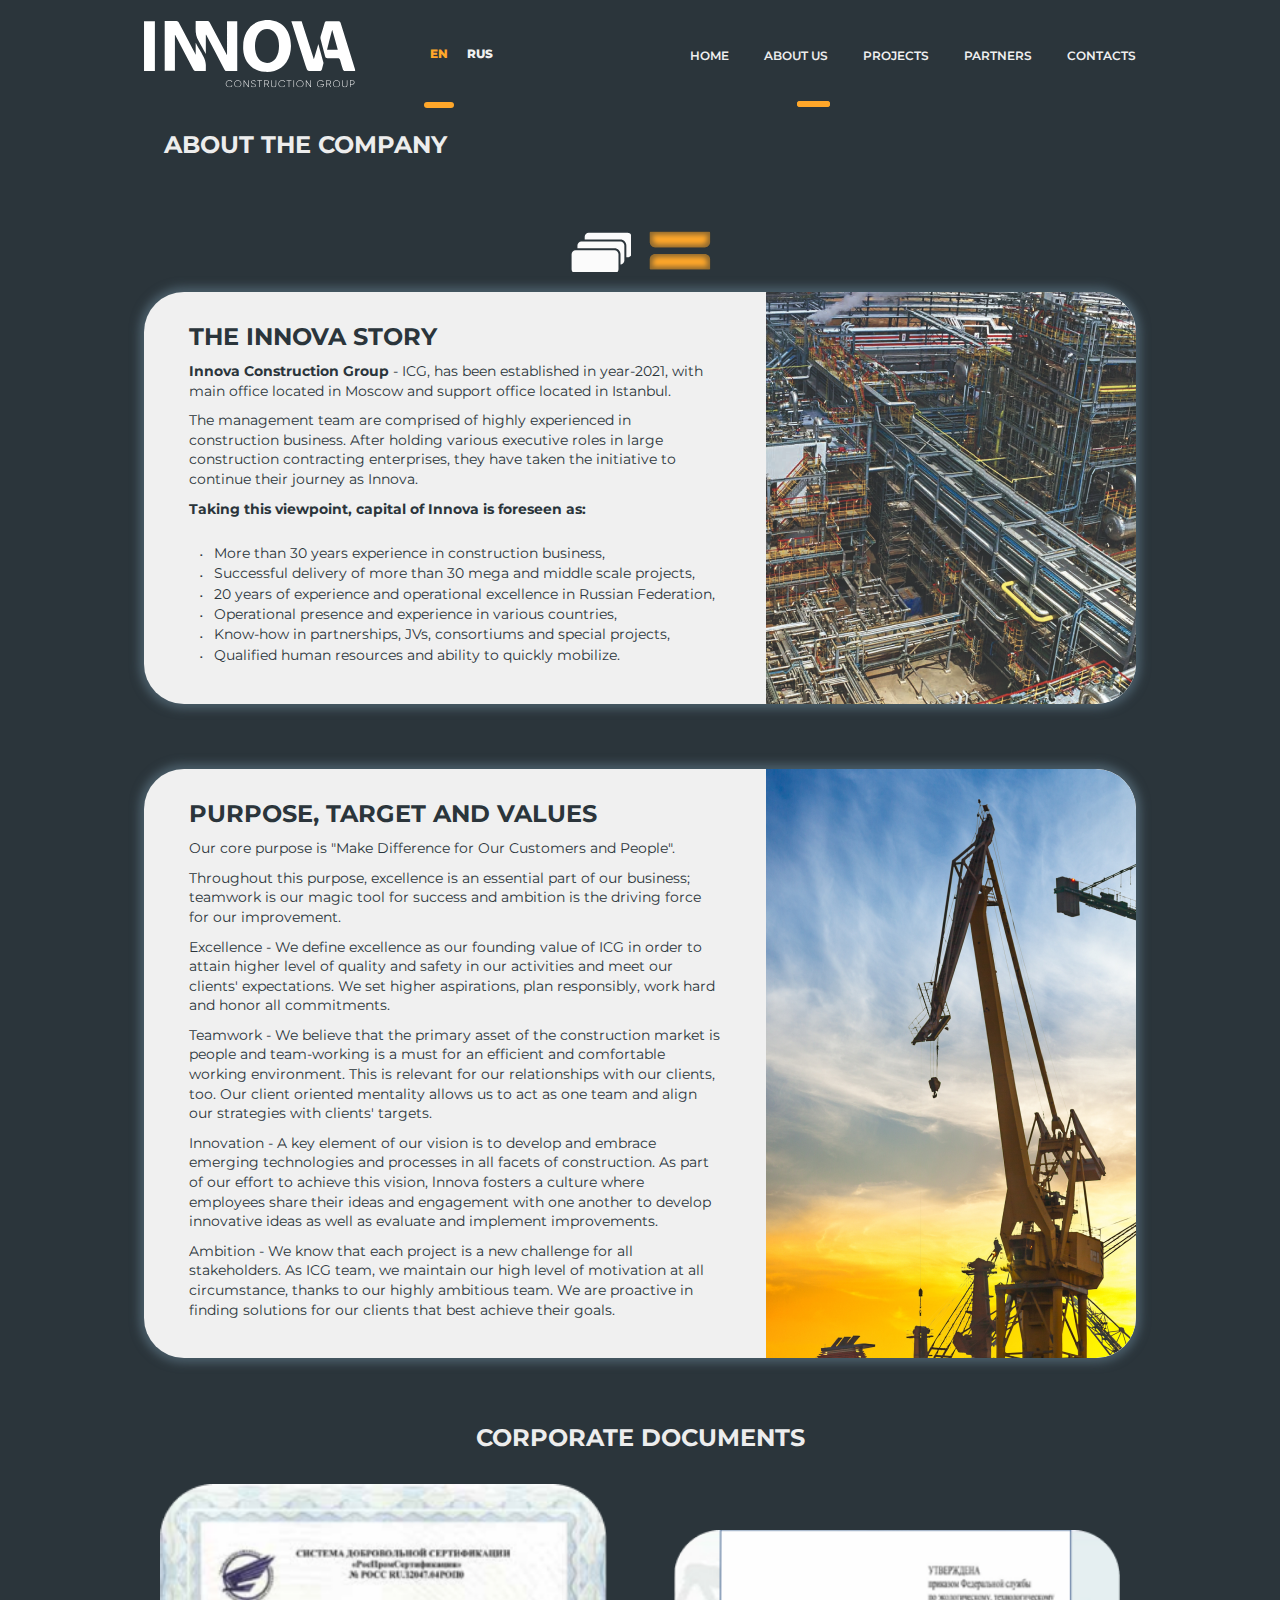
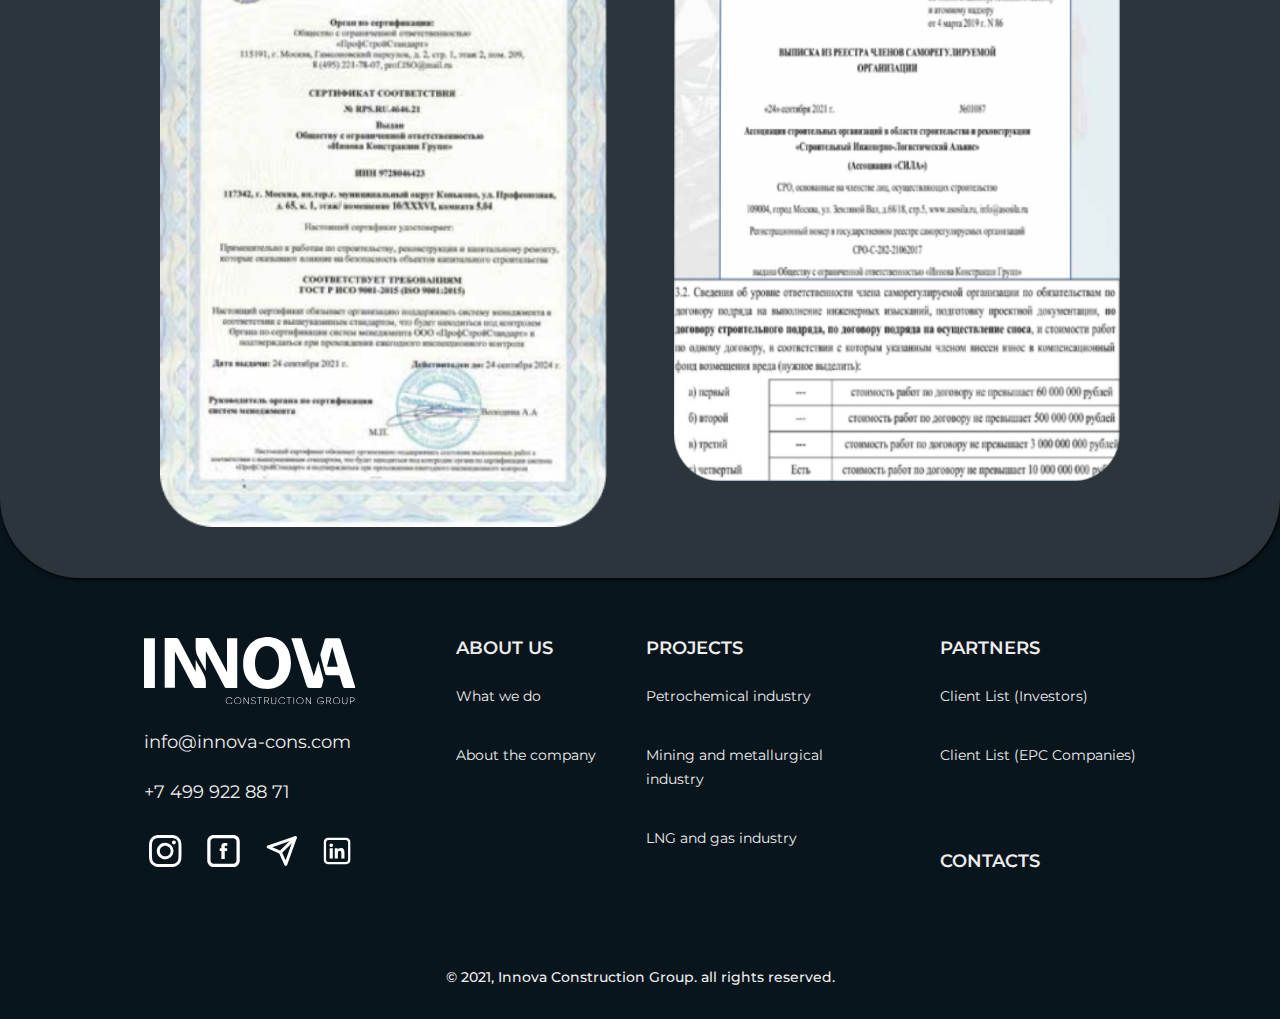
<file: eng/about.html>
<!DOCTYPE html>
<html lang="en">
<head>
    <meta charset="UTF-8">
    <meta http-equiv="X-UA-Compatible" content="IE=edge">
    <meta name="viewport" content="width=device-width, initial-scale=1.0">
    <link rel="stylesheet" href="/style/main.css">
    <link rel="preconnect" href="https://fonts.googleapis.com">
    <link rel="preconnect" href="https://fonts.gstatic.com" crossorigin>
    <link href="https://fonts.googleapis.com/css2?family=Montserrat:ital,wght@0,100;0,200;0,300;0,400;0,500;0,600;0,700;0,800;0,900;1,100;1,200;1,300;1,400;1,500;1,600;1,700;1,800;1,900&family=Roboto&display=swap" rel="stylesheet">
    <title>Innova</title>
</head>
<body>
    <div class="grey-cover about-cover">
        <header>
            <div class="grid">
                <div class="header-cover">
                    <div class="logo-cover">
                        <a href="/eng/index.html">
                            <img src="/images/logo.svg">
                        </a>
                    </div>
                    <div class="page-language">
                        <div class="english-option menu-option">
                            <a class="english-text-option active">
                                en
                            </a>
                        </div>
                        <div class="russian-option menu-option">
                            <a href="/ru/about.html" class="russian-text-option">
                                rus
                            </a>
                        </div>
                    </div>
                    <div class="header-menu">
                        <a href="/eng/index.html" class="menu menu-option menu-home">
                            home
                        </a>
                        <div class="menu menu-about active-about ">
                            <div class="expandable-about">
                                <a href="/eng/activities.html" class="menu-option menu-option-expandable">
                                    What/how we do
                                </a>
                                <div class="expandable-divider"></div>
                                <div class="menu-option menu-option-expandable">
                                    <a href="/eng/about.html" class="active-sub">
                                        About the company
                                    </a>
                                </div>
                            </div>
                            <span class="active-about">about us</span>
                        </div>
                        <a class="menu menu-option menu-projects" href="/eng/petrochemical.html">
                            projects
                        </a>
                        <a class="menu menu-option menu-partners" href="/eng/partners.html">
                            partners
                        </a>
                        <div class="menu menu-option menu-contacts">
                            <a href="/eng/index.html#contacts-anchor">contacts</a>
                        </div>
                    </div>
                </div>
            <div id="mobile-menu-cover" class="menu-cover">
                    <button id="mobile-menu-button" class="mobile-menu__button">
                        <img src="/images/menu-icon.svg" class="menu__img"> 
                    </button>
                    <ul id="mobile-menu" class="expandable-mobile-menu hidden-menu">
                        <li class="expandable-menu-logo">
                            <img src="/images/logo.svg">
                        </li>
                        <li class="expandable-menu-item expandable-menu-home">
                            <a href="/eng/index.html">home</a>
                        </li>
                        <li class="expandable-menu-item expandable-menu-about mobile-menu-active">
                            <a href="/eng/about.html">about us</a>
                        </li>
                        <li class="expandable-menu-item expandable-menu-projects">
                            <a href="/eng/petrochemical.html">projects</a>
                        </li>
                        <li class="expandable-menu-item expandable-menu-partners">
                            <a href="/eng/partners.html">partners</a>
                        </li>
                        <li class="expandable-menu-item expandable-menu-contacts">
                            <a href="/eng/index.html#contacts-anchor">contacts</a>
                        </li>
                        <li class="expandable-menu-item expandable-menu-language">
                            <a class="eng-language mobile-menu-active">en</a>
                            <a class="ru-language">rus</a>
                        </li>
                    </ul>
                </div>
            </div>
        </header>
        <main>
            <div class="grid">
                <div class="text-header about-page-header">About the company</div>
                
                <div class="card-view-flex">
                    <div class="card-view-pile">
                        <svg id="card-view-pile" width="62" height="42" fill="#FBFBFB" viewBox="0 0 62 42" xmlns="http://www.w3.org/2000/svg">
                            <path fill-rule="evenodd" clip-rule="evenodd" d="M19.7002 1.75C16.9388 1.75 14.7002 3.98858 14.7002 6.75V15.0168H14.7005V23.2835C14.7005 26.0449 16.9391 28.2835 19.7005 28.2835H58.6051C61.3665 28.2835 63.605 26.0449 63.605 23.2835V15.0167H63.6047V6.75C63.6047 3.98858 61.3661 1.75 58.6047 1.75H19.7002Z" />
                            <path d="M14.7002 15.0168H13.7002V16.0168H14.7002V15.0168ZM14.7005 15.0168H15.7005V14.0168H14.7005V15.0168ZM63.605 15.0167H64.605V14.0167H63.605V15.0167ZM63.6047 15.0167H62.6047V16.0167H63.6047V15.0167ZM15.7002 6.75C15.7002 4.54086 17.4911 2.75 19.7002 2.75V0.75C16.3865 0.75 13.7002 3.43629 13.7002 6.75H15.7002ZM15.7002 15.0168V6.75H13.7002V15.0168H15.7002ZM14.7005 14.0168H14.7002V16.0168H14.7005V14.0168ZM13.7005 15.0168V23.2835H15.7005V15.0168H13.7005ZM13.7005 23.2835C13.7005 26.5972 16.3868 29.2835 19.7005 29.2835V27.2835C17.4914 27.2835 15.7005 25.4926 15.7005 23.2835H13.7005ZM19.7005 29.2835H58.6051V27.2835H19.7005V29.2835ZM58.6051 29.2835C61.9188 29.2835 64.605 26.5972 64.605 23.2835H62.605C62.605 25.4926 60.8142 27.2835 58.6051 27.2835V29.2835ZM64.605 23.2835V15.0167H62.605V23.2835H64.605ZM63.605 14.0167H63.6047V16.0167H63.605V14.0167ZM62.6047 6.75V15.0167H64.6047V6.75H62.6047ZM58.6047 2.75C60.8139 2.75 62.6047 4.54086 62.6047 6.75H64.6047C64.6047 3.43629 61.9184 0.75 58.6047 0.75V2.75ZM19.7002 2.75H58.6047V0.75H19.7002V2.75Z" fill="#2B353B"/>
                            <path fill-rule="evenodd" clip-rule="evenodd" d="M12.4463 10.4854C9.68487 10.4854 7.44629 12.7239 7.44629 15.4854V23.0438H7.44654V30.6021C7.44654 33.3635 9.68512 35.6021 12.4465 35.6021H51.3511C54.1125 35.6021 56.3511 33.3635 56.3511 30.6021V23.0437H56.3508V15.4854C56.3508 12.7239 54.1122 10.4854 51.3508 10.4854H12.4463Z" />
                            <path d="M7.44629 23.0438H6.44629V24.0438H7.44629V23.0438ZM7.44654 23.0438H8.44654V22.0438H7.44654V23.0438ZM56.3511 23.0437H57.3511V22.0437H56.3511V23.0437ZM56.3508 23.0437H55.3508V24.0437H56.3508V23.0437ZM8.44629 15.4854C8.44629 13.2762 10.2372 11.4854 12.4463 11.4854V9.48535C9.13258 9.48535 6.44629 12.1716 6.44629 15.4854H8.44629ZM8.44629 23.0438V15.4854H6.44629V23.0438H8.44629ZM7.44654 22.0438H7.44629V24.0438H7.44654V22.0438ZM6.44654 23.0438V30.6021H8.44654V23.0438H6.44654ZM6.44654 30.6021C6.44654 33.9158 9.13283 36.6021 12.4465 36.6021V34.6021C10.2374 34.6021 8.44654 32.8113 8.44654 30.6021H6.44654ZM12.4465 36.6021H51.3511V34.6021H12.4465V36.6021ZM51.3511 36.6021C54.6648 36.6021 57.3511 33.9158 57.3511 30.6021H55.3511C55.3511 32.8113 53.5602 34.6021 51.3511 34.6021V36.6021ZM57.3511 30.6021V23.0437H55.3511V30.6021H57.3511ZM56.3511 22.0437H56.3508V24.0437H56.3511V22.0437ZM55.3508 15.4854V23.0437H57.3508V15.4854H55.3508ZM51.3508 11.4854C53.5599 11.4854 55.3508 13.2762 55.3508 15.4854H57.3508C57.3508 12.1716 54.6645 9.48535 51.3508 9.48535V11.4854ZM12.4463 11.4854H51.3508V9.48535H12.4463V11.4854Z" fill="#2B353B"/>
                            <path fill-rule="evenodd" clip-rule="evenodd" d="M6.5957 19.2202C3.83428 19.2202 1.5957 21.4588 1.5957 24.2202V31.7787H1.59589V39.337C1.59589 42.0984 3.83446 44.337 6.59589 44.337H45.5004C48.2618 44.337 50.5004 42.0984 50.5004 39.337V31.7786H50.5002V24.2202C50.5002 21.4588 48.2616 19.2202 45.5002 19.2202H6.5957Z" />
                            <path d="M1.5957 31.7787H0.595703V32.7787H1.5957V31.7787ZM1.59589 31.7787H2.59589V30.7787H1.59589V31.7787ZM50.5004 31.7786H51.5004V30.7786H50.5004V31.7786ZM50.5002 31.7786H49.5002V32.7786H50.5002V31.7786ZM2.5957 24.2202C2.5957 22.0111 4.38656 20.2202 6.5957 20.2202V18.2202C3.28199 18.2202 0.595703 20.9065 0.595703 24.2202H2.5957ZM2.5957 31.7787V24.2202H0.595703V31.7787H2.5957ZM1.59589 30.7787H1.5957V32.7787H1.59589V30.7787ZM0.595885 31.7787V39.337H2.59589V31.7787H0.595885ZM0.595885 39.337C0.595885 42.6507 3.28218 45.337 6.59589 45.337V43.337C4.38675 43.337 2.59589 41.5462 2.59589 39.337H0.595885ZM6.59589 45.337H45.5004V43.337H6.59589V45.337ZM45.5004 45.337C48.8141 45.337 51.5004 42.6507 51.5004 39.337H49.5004C49.5004 41.5462 47.7095 43.337 45.5004 43.337V45.337ZM51.5004 39.337V31.7786H49.5004V39.337H51.5004ZM50.5004 30.7786H50.5002V32.7786H50.5004V30.7786ZM49.5002 24.2202V31.7786H51.5002V24.2202H49.5002ZM45.5002 20.2202C47.7094 20.2202 49.5002 22.0111 49.5002 24.2202H51.5002C51.5002 20.9065 48.8139 18.2202 45.5002 18.2202V20.2202ZM6.5957 20.2202H45.5002V18.2202H6.5957V20.2202Z" fill="#2B353B"/>
                        </svg>      
                    </div>
                    <div class="card-view-blocks">
                        <svg id="card-view-blocks" width="56" height="35" fill="#FFA72A"  viewBox="0 0 58 36"  xmlns="http://www.w3.org/2000/svg">
                            <g filter="url(#filter0_i_433_1653)">
                            <path d="M0.638672 25.771C0.638672 23.0096 2.87725 20.771 5.63867 20.771H52.2139C54.9753 20.771 57.2139 23.0096 57.2139 25.771V34.4171C57.2139 34.9694 56.7662 35.4171 56.2139 35.4171H1.63867C1.08639 35.4171 0.638672 34.9694 0.638672 34.4171V25.771Z"/>
                            <path d="M0.638672 9.646C0.638672 12.4074 2.87725 14.646 5.63867 14.646H52.2139C54.9753 14.646 57.2139 12.4074 57.2139 9.646V0.999855C57.2139 0.44757 56.7662 -0.000144958 56.2139 -0.000144958H1.63867C1.08639 -0.000144958 0.638672 0.447571 0.638672 0.999855V9.646Z"/>
                            </g>
                            <defs>
                            <filter id="filter0_i_433_1653" x="0.638672" y="0" width="56.5752" height="35.417" filterUnits="userSpaceOnUse" color-interpolation-filters="sRGB">
                            <feFlood flood-opacity="0" result="BackgroundImageFix"/>
                            <feBlend mode="normal" in="SourceGraphic" in2="BackgroundImageFix" result="shape"/>
                            <feColorMatrix in="SourceAlpha" type="matrix" values="0 0 0 0 0 0 0 0 0 0 0 0 0 0 0 0 0 0 127 0" result="hardAlpha"/>
                            <feMorphology radius="3" operator="erode" in="SourceAlpha" result="effect1_innerShadow_433_1653"/>
                            <feOffset/>
                            <feGaussianBlur stdDeviation="2.5"/>
                            <feComposite in2="hardAlpha" operator="arithmetic" k2="-1" k3="1"/>
                            <feColorMatrix type="matrix" values="0 0 0 0 0.133333 0 0 0 0 0.172549 0 0 0 0 0.196078 0 0 0 0.5 0"/>
                            <feBlend mode="normal" in2="shape" result="effect1_innerShadow_433_1653"/>
                            </filter>
                            </defs>
                        </svg>     
                    </div>
                </div>
                <div id="cards" class="cards blocks-cards">
                    <div class="card card-main-first">
                        <div class="card-text">
                            <div class="text-header">The innova story</div>
                            <div class="card-text-standart">
                                <span>Innova Construction Group</span> - ICG, has been established in year-2021, with main
                                office located in Moscow and support office located in Istanbul.
                            </div>
                            <div class="card-text-standart">
                                The management team are comprised of highly experienced in construction
                                business. After holding various executive roles in large construction contracting
                                enterprises, they have taken the initiative to continue their journey as Innova.
                            </div>
                            <div class="card-text-standart list-header">
                                Taking this viewpoint, capital of Innova is foreseen as:
                            </div>
                            <ul class="card-text-list ">
                                <li>More than 30 years experience in construction business,</li>
                                <li>Successful delivery of more than 30 mega and middle scale projects,</li>
                                <li>20 years of experience and operational excellence in Russian Federation,</li>
                                <li>Operational presence and experience in various countries,</li>
                                <li>Know-how in partnerships, JVs, consortiums and special projects,</li>
                                <li>Qualified human resources and ability to quickly mobilize.</li>
                            </ul>
                        </div>
                        <div class="card-image card-image-right card-image-first">
    
                        </div>
                    </div>
                    <div class="card card-about-page-nineth">
                        <div class="card-text">
                            <div class="text-header">Purpose, Target and Values</div>
                            <div class="card-text-standart">
                                Our core purpose is "Make Difference for Our Customers and People". 
                            </div>
                            <div class="card-text-standart">
                                Throughout this purpose, excellence is an essential part of our business; 
                                teamwork is our magic tool for success and ambition is the driving force for our 
                                improvement.
                            </div>
                            <div class="card-text-standart">
                                Excellence - We define excellence as our founding value of ICG in order to attain 
                                higher level of quality and safety in our activities and meet our clients' expectations. 
                                We set higher aspirations, plan responsibly, work hard and honor all commitments.
                            </div>
                            <div class="card-text-standart">
                                Teamwork - We believe that the primary asset of the construction market is 
                                people and team-working is a must for an efficient and comfortable working environment. 
                                This is relevant for our relationships with our clients, too. 
                                Our client oriented mentality allows us to act as one team and align our strategies 
                                with clients' targets. 
                            </div>
                            <div class="card-text-standart">
                                Innovation - A key element of our vision is to develop and embrace emerging 
                                technologies and processes in all facets of construction. 
                                As part of our effort to achieve this vision, lnnova fosters a 
                                culture where employees share their ideas and engagement with 
                                one another to develop innovative ideas as well as evaluate 
                                and implement improvements.  
                            </div>
                            <div class="card-text-standart">
                                Ambition - We know that each project is a new challenge for all stakeholders. 
                                As ICG team, we maintain our high level of motivation at all circumstance, 
                                thanks to our highly ambitious team. We are proactive in finding 
                                solutions for our clients that best achieve their goals. 
                            </div>
                            
                        </div>
                        <div class="card-image card-image-right card-image-eleventh"></div>
                    </div>
                </div>
                <div class="text-header about-page-meta-header">Corporate documents</div>
                <div class="documents-block">
                    <img class="first-document" src="/images/first-document.png">
                    <div class="empty-document-space"></div>
                    <img class="second-document" src="/images/second-document.png">
                </div>
            </div>
        </main>
    </div>
    <footer>
        <div class="grid">
            <div class="footer-main-block">
                <div class="footer-first-column">
                    <div id="footer-logo">
                        <a href="/eng/index.html">
                            <img class="footer-logo" src="/images/logo.svg">
                        </a>
                    </div>
                    <div class="footer-mail">info@innova-cons.com</div>
                    <div class="footer-phone">+7 499 922 88 71</div>
                    <div class="footer-social-icons">
                        <div class="ig-icon contacts-icon">
                            <a>
                                <a href="https://www.instagram.com/innova_construction_group/">
                                            <img src="/images/ig-icon.svg">
                                        </a>
                            </a>
                        </div>
                        <div class="fb-icon contacts-icon">
                            <a>
                                <img src="/images/fb-icon.svg">
                            </a>
                        </div>
                        <div class="tg-icon contacts-icon">
                            <a>
                                <img src="/images/tg-icon.svg">
                            </a>
                        </div>                       
                        <div class="ln-icon contacts-icon">
                            <a href="https://www.linkedin.com/company/innova-construction-group/">
                                <img src="/images/ln-icon.svg">
                            </a>
                        </div>                      
                    </div>
                </div>
                <div class="footer-second-column">
                    <div class="footer-column-header">
                        <a href="/eng/about.html">
                            About us
                        </a>
                    </div>
                    <div class="footer-column-text">
                        <a href="/eng/activities.html">
                            What we do
                        </a>
                    </div>
                    <div class="footer-column-text">
                        <a href="/eng/about.html">
                            About the company
                        </a>
                    </div>
                </div>
                <div class="footer-third-column">
                    <div class="footer-column-header">
                        <a href="/eng/petrochemical.html">
                            Projects
                        </a>
                    </div>
                    <div class="footer-column-text">
                        <a href="/eng/petrochemical.html">
                            Petrochemical industry
                        </a>
                    </div>
                    <div class="footer-column-text">
                        <a href="/eng/mining.html">
                            Mining and metallurgical<br class="footer-br"> industry
                        </a>
                    </div>
                    <div class="footer-column-text">
                        <a href="/eng/gas.html">
                            LNG and gas industry
                        </a>
                    </div>
                </div>
                                <div class="footer-fourth-column">
                    <div class="footer-column-header">
                        <a href="/eng/partners.html">
                            Partners
                        </a>
                    </div>
                    <div class="footer-column-text">
                        <a href="/eng/partners.html#investors">
                            Client List (Investors)
                        </a>
                    </div>
                    <div class="footer-column-text">
                        <a href="/eng/partners.html#epc">
                            Client List (EPC Companies)
                        </a>
                    </div><br><br>
                    <div id="footer-contacts" class="footer-column-header">
                        <a href="/eng/index.html#contacts-anchor">
                            Contacts
                        </a>
                    </div>
                </div>
                <div class="footer-fifth-column">
                    <a class="back-button-cover" href="#">
                        <div class="back-arrow-text">Up</div>
                        <img class="back-arrow" src="/images/footer-arrow.svg">
                    </a>
                    <div id="mobile-icons" class="footer-social-icons">
                        <div class="ig-icon contacts-icon">
                            <a>
                                <a href="https://www.instagram.com/innova_construction_group/">
                                            <img src="/images/ig-icon.svg">
                                        </a>
                            </a>
                        </div>
                        <div class="fb-icon contacts-icon">
                            <a>
                                <img src="/images/fb-icon.svg">
                            </a>
                        </div>
                        <div class="tg-icon contacts-icon">
                            <a>
                                <img src="/images/tg-icon.svg">
                            </a>
                        </div>                       
                        <div class="ln-icon contacts-icon">
                            <a href="https://www.linkedin.com/company/innova-construction-group/">
                                <img src="/images/ln-icon.svg">
                            </a>
                        </div>                      
                    </div>
                </div>
            </div>
            <div class="footer-legal-mark">© 2021, Innova Construction Group. all rights reserved.</div>
        </div>  
    </footer>
</body>
<script src="/js/index.js"></script>
</html>
</file>
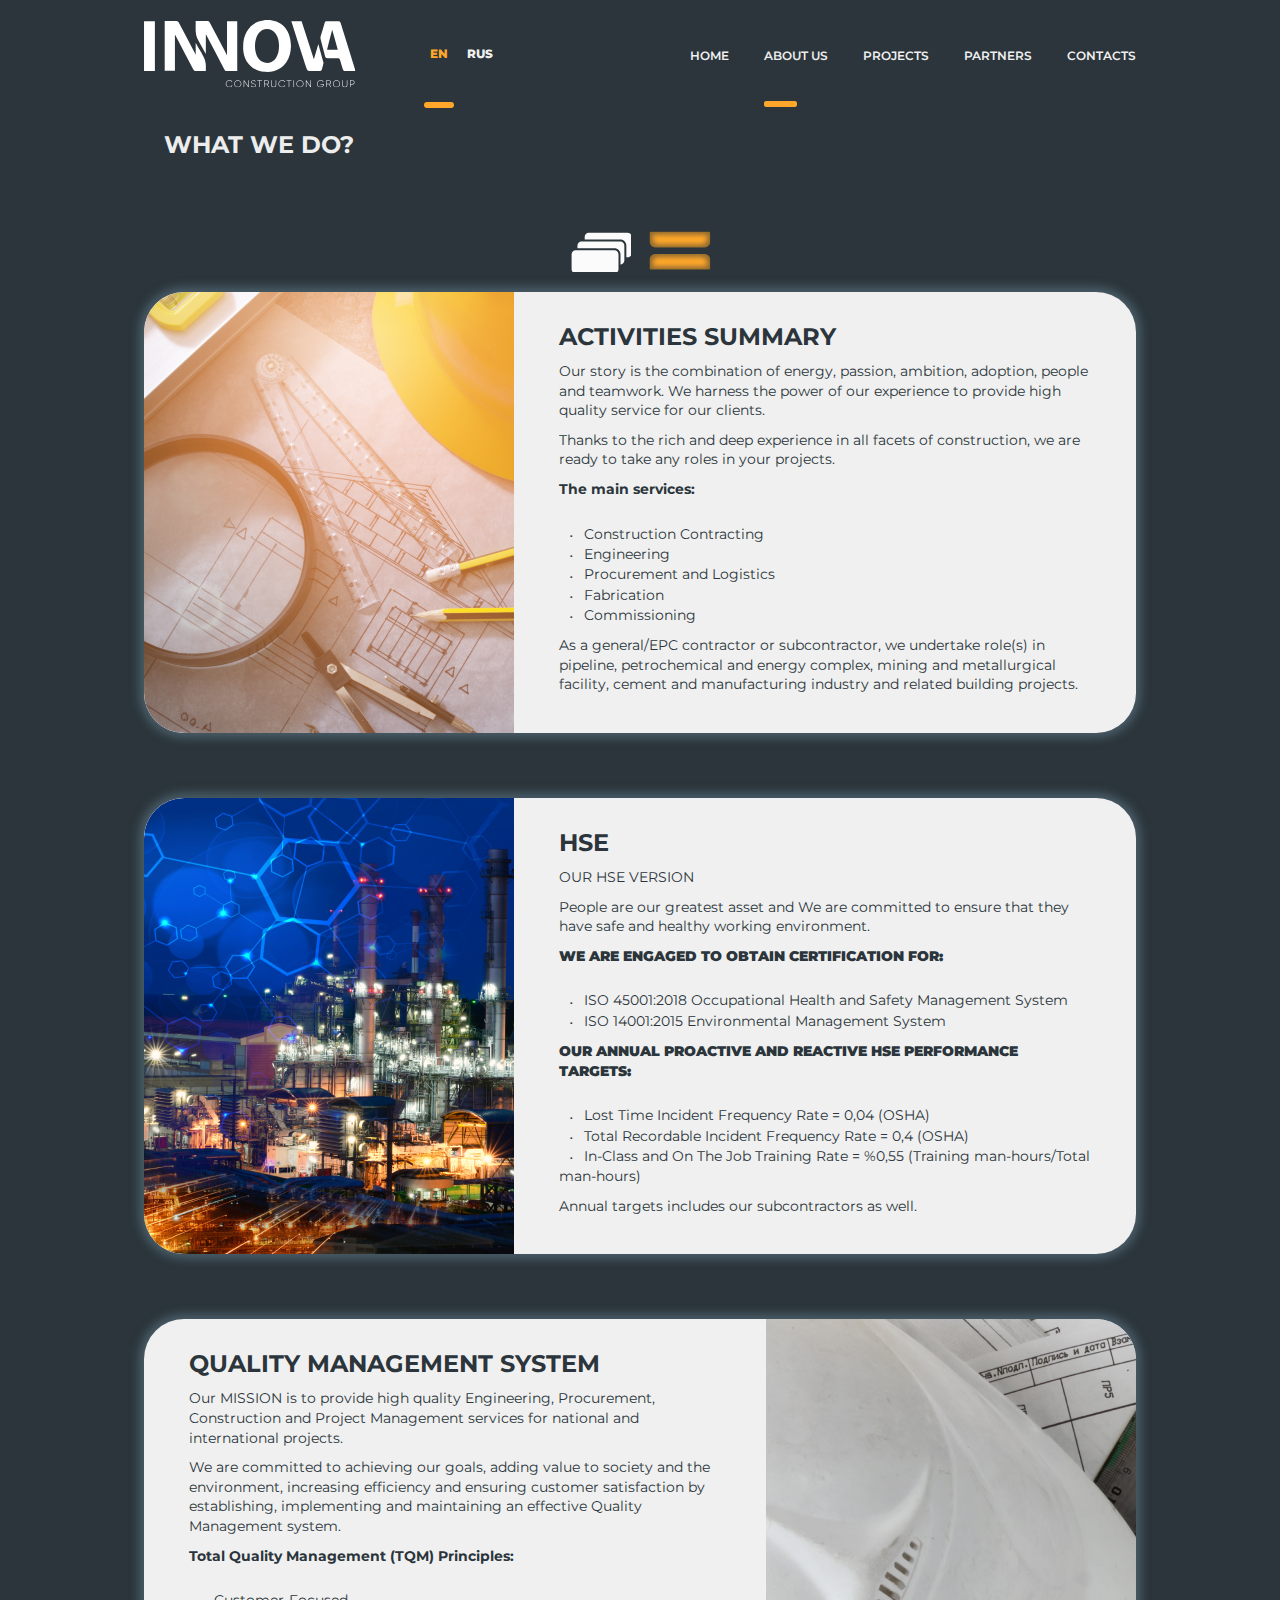
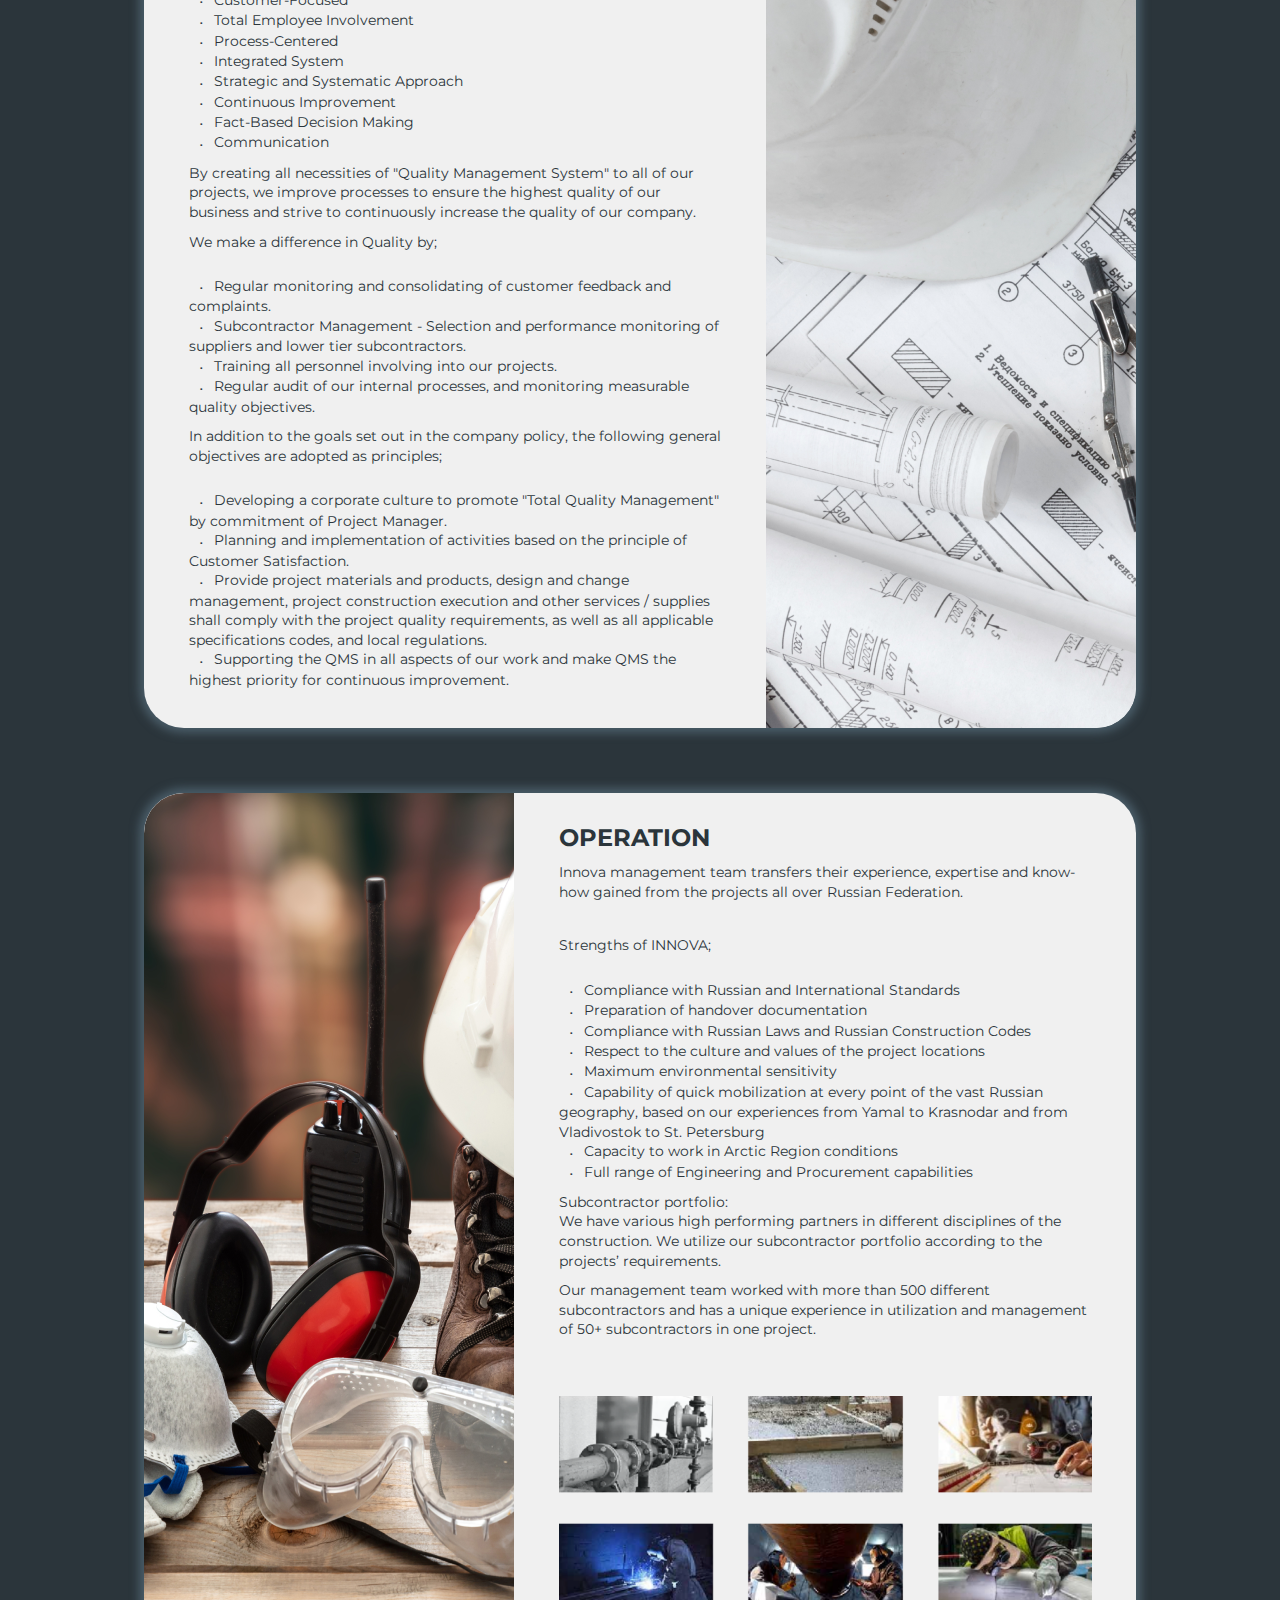
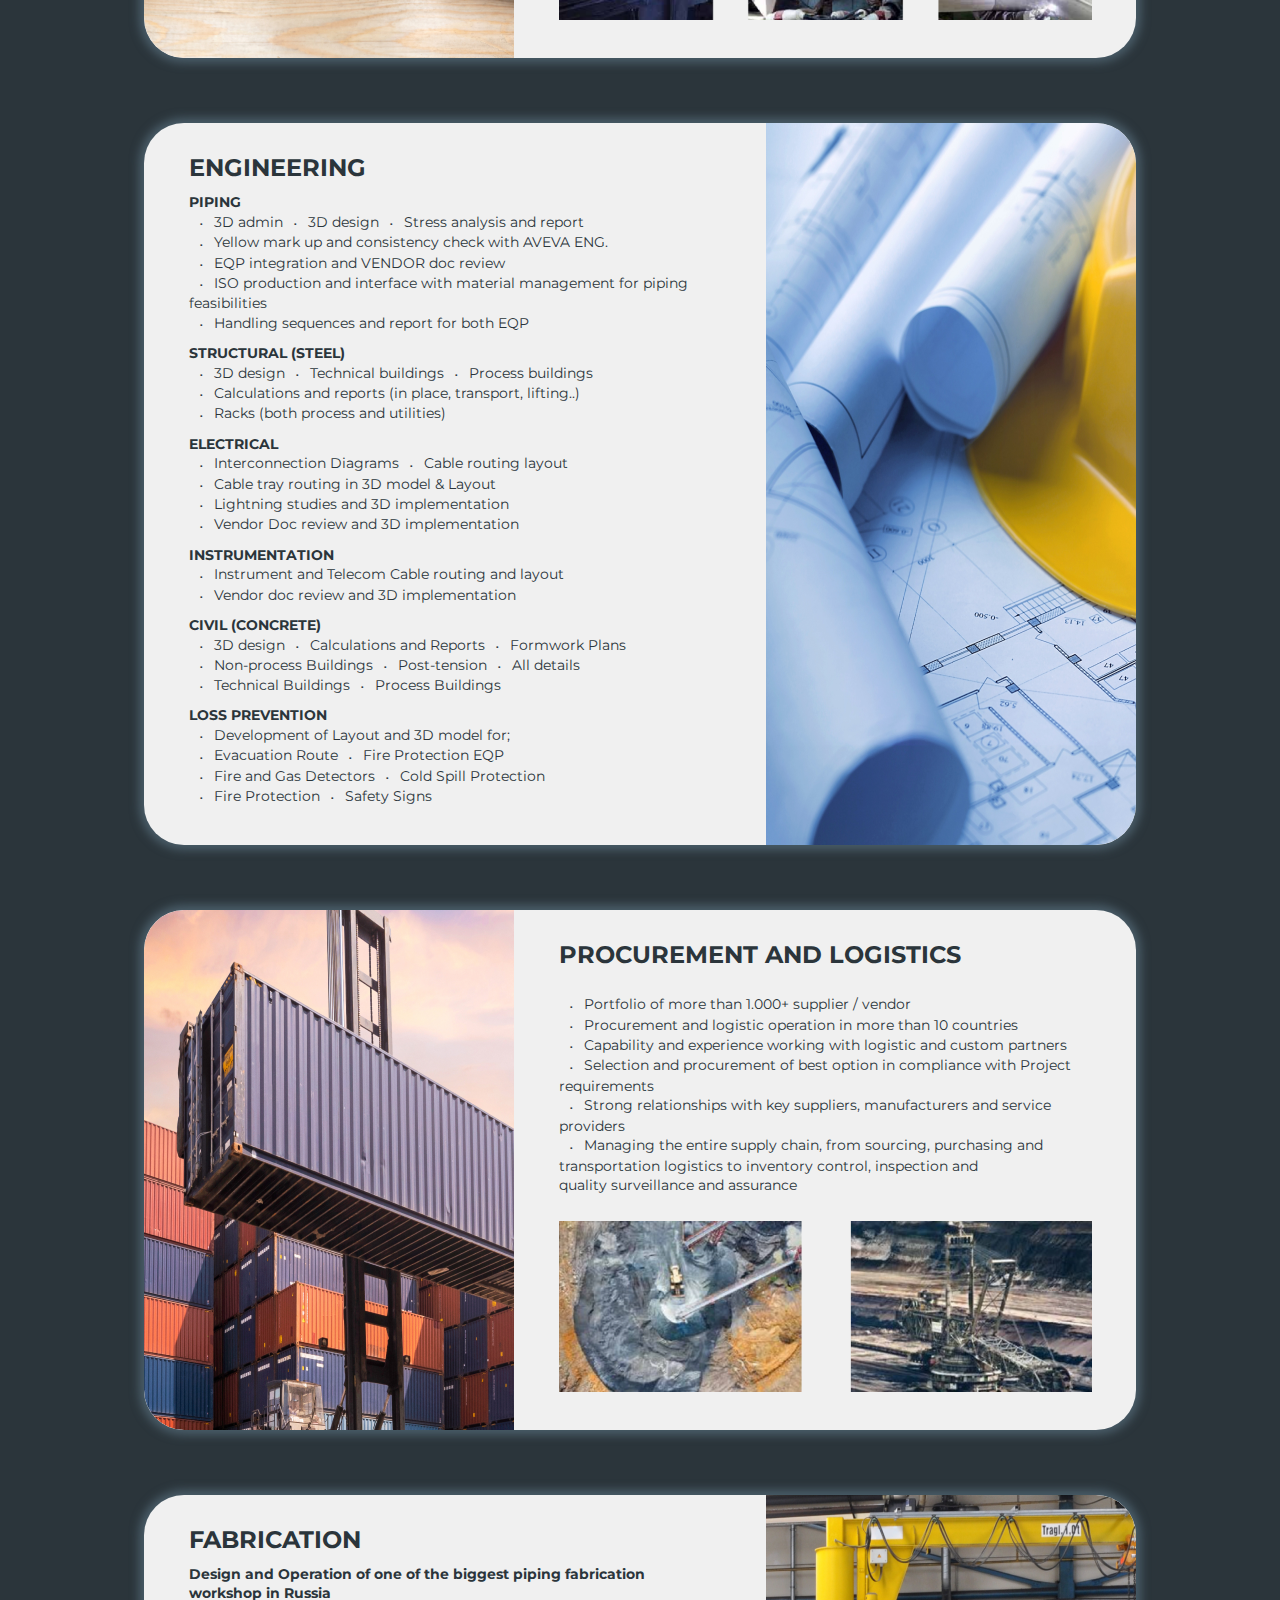
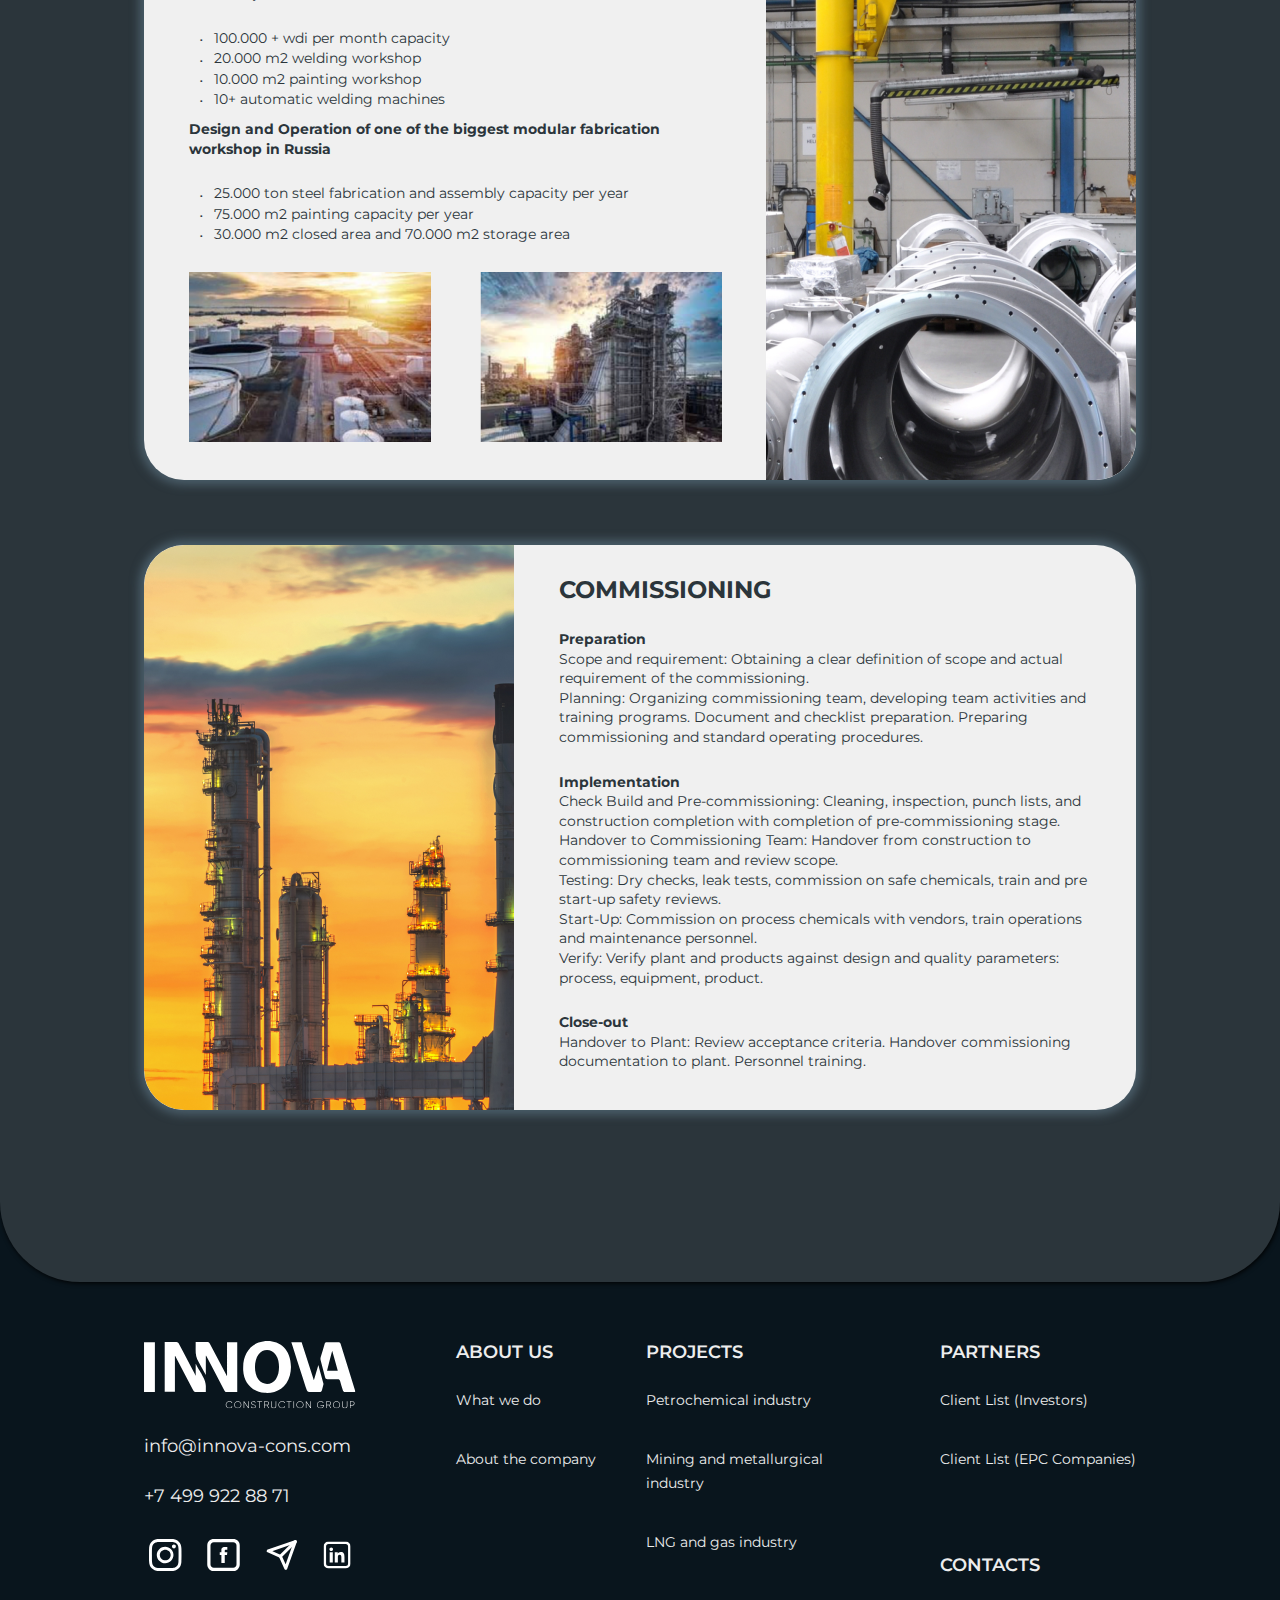
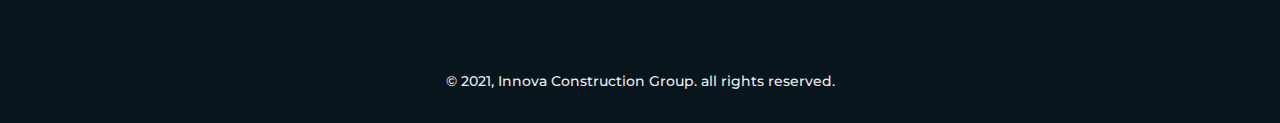
<file: eng/activities.html>
<!DOCTYPE html>
<html lang="en">
<head>
    <meta charset="UTF-8">
    <meta http-equiv="X-UA-Compatible" content="IE=edge">
    <meta name="viewport" content="width=device-width, initial-scale=1.0">
    <link rel="stylesheet" href="/style/main.css">
    <link rel="preconnect" href="https://fonts.googleapis.com">
    <link rel="preconnect" href="https://fonts.gstatic.com" crossorigin>
    <link href="https://fonts.googleapis.com/css2?family=Montserrat:ital,wght@0,100;0,200;0,300;0,400;0,500;0,600;0,700;0,800;0,900;1,100;1,200;1,300;1,400;1,500;1,600;1,700;1,800;1,900&family=Roboto&display=swap" rel="stylesheet">
    <title>Innova</title>
</head>
<body>
    <div class="grey-cover">
        <header>
            <div class="grid">
                <div class="header-cover">
                    <div class="logo-cover">
                        <a href="/eng/index.html">
                            <img src="/images/logo.svg">
                        </a>
                    </div>
                    <div class="page-language">
                        <div class="english-option menu-option">
                            <a class="english-text-option active">
                                en
                            </a>
                        </div>
                        <div class="russian-option menu-option">
                            <a href="/ru/activities.html" class="russian-text-option">
                                rus
                            </a>
                        </div>
                    </div>
                    <div class="header-menu">
                        <a href="/eng/index.html" class="menu menu-option menu-home">
                            home
                        </a>
                        <div class="menu menu-about active-activities">
                            <div class="expandable-about">
                                <div class="menu-option menu-option-expandable">
                                    <a href="/eng/activities.html"  class="active-sub">
                                        What/how we do
                                    </a>
                                </div>
                                <div class="expandable-divider"></div>
                                <div class="menu-option menu-option-expandable">
                                    <a href="/eng/about.html">
                                        About the company
                                    </a>
                                </div>
                            </div>
                            <span class="active-activities">about us</span>
                        </div>
                        <a class="menu menu-option menu-projects" href="/eng/petrochemical.html">
                            projects
                        </a>
                        <a class="menu menu-option menu-partners" href="/eng/partners.html">
                            partners
                        </a>
                        <div class="menu menu-option menu-contacts">
                            <a href="/eng/index.html#contacts-anchor">contacts</a>
                        </div>
                    </div>
                </div>
            <div id="mobile-menu-cover" class="menu-cover">
                    <button id="mobile-menu-button" class="mobile-menu__button">
                        <img src="/images/menu-icon.svg" class="menu__img"> 
                    </button>
                    <ul id="mobile-menu" class="expandable-mobile-menu hidden-menu">
                        <li class="expandable-menu-logo">
                            <img src="/images/logo.svg">
                        </li>
                        <li class="expandable-menu-item expandable-menu-home">
                            <a href="/eng/index.html">home</a>
                        </li>
                        <li class="expandable-menu-item expandable-menu-about">
                            <a href="/eng/about.html">about us</a>
                        </li>
                        <li class="expandable-menu-item expandable-menu-projects">
                            <a href="/eng/petrochemical.html">projects</a>
                        </li>
                        <li class="expandable-menu-item expandable-menu-partners">
                            <a href="/eng/partners.html">partners</a>
                        </li>
                        <li class="expandable-menu-item expandable-menu-contacts">
                            <a href="/eng/index.html#contacts-anchor">contacts</a>
                        </li>
                        <li class="expandable-menu-item expandable-menu-language">
                            <a class="eng-language mobile-menu-active">en</a>
                            <a class="ru-language">rus</a>
                        </li>
                    </ul>
                </div>
            </div>
        </header>
        <main>
            <div class="grid">
                <div class="text-header about-page-header">What we do?</div>
                <div class="card-view-flex">
                    <div class="card-view-pile">
                        <svg id="card-view-pile" width="62" height="42" fill="#FBFBFB" viewBox="0 0 62 42" xmlns="http://www.w3.org/2000/svg">
                            <path fill-rule="evenodd" clip-rule="evenodd" d="M19.7002 1.75C16.9388 1.75 14.7002 3.98858 14.7002 6.75V15.0168H14.7005V23.2835C14.7005 26.0449 16.9391 28.2835 19.7005 28.2835H58.6051C61.3665 28.2835 63.605 26.0449 63.605 23.2835V15.0167H63.6047V6.75C63.6047 3.98858 61.3661 1.75 58.6047 1.75H19.7002Z" />
                            <path d="M14.7002 15.0168H13.7002V16.0168H14.7002V15.0168ZM14.7005 15.0168H15.7005V14.0168H14.7005V15.0168ZM63.605 15.0167H64.605V14.0167H63.605V15.0167ZM63.6047 15.0167H62.6047V16.0167H63.6047V15.0167ZM15.7002 6.75C15.7002 4.54086 17.4911 2.75 19.7002 2.75V0.75C16.3865 0.75 13.7002 3.43629 13.7002 6.75H15.7002ZM15.7002 15.0168V6.75H13.7002V15.0168H15.7002ZM14.7005 14.0168H14.7002V16.0168H14.7005V14.0168ZM13.7005 15.0168V23.2835H15.7005V15.0168H13.7005ZM13.7005 23.2835C13.7005 26.5972 16.3868 29.2835 19.7005 29.2835V27.2835C17.4914 27.2835 15.7005 25.4926 15.7005 23.2835H13.7005ZM19.7005 29.2835H58.6051V27.2835H19.7005V29.2835ZM58.6051 29.2835C61.9188 29.2835 64.605 26.5972 64.605 23.2835H62.605C62.605 25.4926 60.8142 27.2835 58.6051 27.2835V29.2835ZM64.605 23.2835V15.0167H62.605V23.2835H64.605ZM63.605 14.0167H63.6047V16.0167H63.605V14.0167ZM62.6047 6.75V15.0167H64.6047V6.75H62.6047ZM58.6047 2.75C60.8139 2.75 62.6047 4.54086 62.6047 6.75H64.6047C64.6047 3.43629 61.9184 0.75 58.6047 0.75V2.75ZM19.7002 2.75H58.6047V0.75H19.7002V2.75Z" fill="#2B353B"/>
                            <path fill-rule="evenodd" clip-rule="evenodd" d="M12.4463 10.4854C9.68487 10.4854 7.44629 12.7239 7.44629 15.4854V23.0438H7.44654V30.6021C7.44654 33.3635 9.68512 35.6021 12.4465 35.6021H51.3511C54.1125 35.6021 56.3511 33.3635 56.3511 30.6021V23.0437H56.3508V15.4854C56.3508 12.7239 54.1122 10.4854 51.3508 10.4854H12.4463Z" />
                            <path d="M7.44629 23.0438H6.44629V24.0438H7.44629V23.0438ZM7.44654 23.0438H8.44654V22.0438H7.44654V23.0438ZM56.3511 23.0437H57.3511V22.0437H56.3511V23.0437ZM56.3508 23.0437H55.3508V24.0437H56.3508V23.0437ZM8.44629 15.4854C8.44629 13.2762 10.2372 11.4854 12.4463 11.4854V9.48535C9.13258 9.48535 6.44629 12.1716 6.44629 15.4854H8.44629ZM8.44629 23.0438V15.4854H6.44629V23.0438H8.44629ZM7.44654 22.0438H7.44629V24.0438H7.44654V22.0438ZM6.44654 23.0438V30.6021H8.44654V23.0438H6.44654ZM6.44654 30.6021C6.44654 33.9158 9.13283 36.6021 12.4465 36.6021V34.6021C10.2374 34.6021 8.44654 32.8113 8.44654 30.6021H6.44654ZM12.4465 36.6021H51.3511V34.6021H12.4465V36.6021ZM51.3511 36.6021C54.6648 36.6021 57.3511 33.9158 57.3511 30.6021H55.3511C55.3511 32.8113 53.5602 34.6021 51.3511 34.6021V36.6021ZM57.3511 30.6021V23.0437H55.3511V30.6021H57.3511ZM56.3511 22.0437H56.3508V24.0437H56.3511V22.0437ZM55.3508 15.4854V23.0437H57.3508V15.4854H55.3508ZM51.3508 11.4854C53.5599 11.4854 55.3508 13.2762 55.3508 15.4854H57.3508C57.3508 12.1716 54.6645 9.48535 51.3508 9.48535V11.4854ZM12.4463 11.4854H51.3508V9.48535H12.4463V11.4854Z" fill="#2B353B"/>
                            <path fill-rule="evenodd" clip-rule="evenodd" d="M6.5957 19.2202C3.83428 19.2202 1.5957 21.4588 1.5957 24.2202V31.7787H1.59589V39.337C1.59589 42.0984 3.83446 44.337 6.59589 44.337H45.5004C48.2618 44.337 50.5004 42.0984 50.5004 39.337V31.7786H50.5002V24.2202C50.5002 21.4588 48.2616 19.2202 45.5002 19.2202H6.5957Z" />
                            <path d="M1.5957 31.7787H0.595703V32.7787H1.5957V31.7787ZM1.59589 31.7787H2.59589V30.7787H1.59589V31.7787ZM50.5004 31.7786H51.5004V30.7786H50.5004V31.7786ZM50.5002 31.7786H49.5002V32.7786H50.5002V31.7786ZM2.5957 24.2202C2.5957 22.0111 4.38656 20.2202 6.5957 20.2202V18.2202C3.28199 18.2202 0.595703 20.9065 0.595703 24.2202H2.5957ZM2.5957 31.7787V24.2202H0.595703V31.7787H2.5957ZM1.59589 30.7787H1.5957V32.7787H1.59589V30.7787ZM0.595885 31.7787V39.337H2.59589V31.7787H0.595885ZM0.595885 39.337C0.595885 42.6507 3.28218 45.337 6.59589 45.337V43.337C4.38675 43.337 2.59589 41.5462 2.59589 39.337H0.595885ZM6.59589 45.337H45.5004V43.337H6.59589V45.337ZM45.5004 45.337C48.8141 45.337 51.5004 42.6507 51.5004 39.337H49.5004C49.5004 41.5462 47.7095 43.337 45.5004 43.337V45.337ZM51.5004 39.337V31.7786H49.5004V39.337H51.5004ZM50.5004 30.7786H50.5002V32.7786H50.5004V30.7786ZM49.5002 24.2202V31.7786H51.5002V24.2202H49.5002ZM45.5002 20.2202C47.7094 20.2202 49.5002 22.0111 49.5002 24.2202H51.5002C51.5002 20.9065 48.8139 18.2202 45.5002 18.2202V20.2202ZM6.5957 20.2202H45.5002V18.2202H6.5957V20.2202Z" fill="#2B353B"/>
                        </svg>      
                    </div>
                    <div class="card-view-blocks">
                        <svg id="card-view-blocks" width="56" height="35" fill="#FFA72A"  viewBox="0 0 58 36"  xmlns="http://www.w3.org/2000/svg">
                            <g filter="url(#filter0_i_433_1653)">
                            <path d="M0.638672 25.771C0.638672 23.0096 2.87725 20.771 5.63867 20.771H52.2139C54.9753 20.771 57.2139 23.0096 57.2139 25.771V34.4171C57.2139 34.9694 56.7662 35.4171 56.2139 35.4171H1.63867C1.08639 35.4171 0.638672 34.9694 0.638672 34.4171V25.771Z"/>
                            <path d="M0.638672 9.646C0.638672 12.4074 2.87725 14.646 5.63867 14.646H52.2139C54.9753 14.646 57.2139 12.4074 57.2139 9.646V0.999855C57.2139 0.44757 56.7662 -0.000144958 56.2139 -0.000144958H1.63867C1.08639 -0.000144958 0.638672 0.447571 0.638672 0.999855V9.646Z"/>
                            </g>
                            <defs>
                            <filter id="filter0_i_433_1653" x="0.638672" y="0" width="56.5752" height="35.417" filterUnits="userSpaceOnUse" color-interpolation-filters="sRGB">
                            <feFlood flood-opacity="0" result="BackgroundImageFix"/>
                            <feBlend mode="normal" in="SourceGraphic" in2="BackgroundImageFix" result="shape"/>
                            <feColorMatrix in="SourceAlpha" type="matrix" values="0 0 0 0 0 0 0 0 0 0 0 0 0 0 0 0 0 0 127 0" result="hardAlpha"/>
                            <feMorphology radius="3" operator="erode" in="SourceAlpha" result="effect1_innerShadow_433_1653"/>
                            <feOffset/>
                            <feGaussianBlur stdDeviation="2.5"/>
                            <feComposite in2="hardAlpha" operator="arithmetic" k2="-1" k3="1"/>
                            <feColorMatrix type="matrix" values="0 0 0 0 0.133333 0 0 0 0 0.172549 0 0 0 0 0.196078 0 0 0 0.5 0"/>
                            <feBlend mode="normal" in2="shape" result="effect1_innerShadow_433_1653"/>
                            </filter>
                            </defs>
                        </svg>     
                    </div>
                </div>
                <div id="cards" class="cards blocks-cards">
                    <div class="card card-about-page-first">
                        <div class="card-image card-image-left card-image-second"></div>
                        <div class="card-text">
                            <div class="text-header">Activities summary</div>
                            <div class="card-text-standart">
                                Our story is the combination of energy, passion, ambition, adoption, people
                                and teamwork. We harness the power of our experience to provide high
                                quality service for our clients.
                            </div>
                            <div class="card-text-standart">
                                Thanks to the rich and deep experience in all facets of construction, we are
                                ready to take any roles in your projects.
                            </div>
                            <div class="card-text-standart list-header">
                                The main services:
                            </div>
                            <ul class="card-text-list ">
                                <li>Construction Contracting</li>
                                <li>Engineering</li>
                                <li>Procurement and Logistics</li>
                                <li>Fabrication</li>
                                <li>Commissioning</li>
                            </ul>
                            <div class="card-text-standart">
                                As a general/EPC contractor or subcontractor, we undertake role(s) in
                                pipeline, petrochemical and energy complex, mining and metallurgical
                                facility, cement and manufacturing industry and related building projects.
                            </div>
                        </div>
                    </div>
                    <div class="card card-about-page-second">
                        <div class="card-image card-image-left card-image-fourth"></div>
                        <div class="card-text">
                            <div class="text-header">HSE</div>
                            <div class="card-text-standart">
                                OUR HSE VERSION
                            </div>
                            <div class="card-text-standart">
                                People are our greatest asset and We are committed to ensure that they have safe and healthy working environment.​
                            </div>
                            <div class="card-text-standart list-header">
                                <b>WE ARE ENGAGED TO OBTAIN CERTIFICATION FOR:​</b>
                            </div>
                            <ul class="card-text-list ">
                                <li>ISO 45001:2018 Occupational Health and Safety Management System</li>
                                <li>ISO 14001:2015 Environmental Management System</li>
                            </ul>
                            <div class="card-text-standart list-header">
                                <b>OUR ANNUAL PROACTIVE AND REACTIVE HSE PERFORMANCE TARGETS:</b>
                            </div>
                            <ul class="card-text-list ">
                                <li>Lost Time Incident Frequency Rate = 0,04 (OSHA)</li>
                                <li>Total Recordable Incident Frequency Rate = 0,4 (OSHA)</li>
                                <li>In-Class and On The Job Training Rate = %0,55 <span>(Training man-hours/Total man-hours)</span></li>
                            </ul>
                            <div class="card-text-standart">
                                Annual targets includes our subcontractors as well.
                            </div>
                        </div>
                    </div>
                    <div class="card card-about-page-third">
                        <div class="card-text">
                            <div class="text-header">Quality Management System</div>
                            <div class="card-text-standart">
                                Our MISSION is to provide high quality Engineering, Procurement, Construction 
                                and Project Management services for national and international projects.
                            </div>
                            <div class="card-text-standart">
                                We are committed to achieving our goals, adding value to society and the 
                                environment, increasing efficiency and ensuring customer satisfaction by 
                                establishing, implementing and maintaining an effective Quality Management system.
                            </div>
                            <div class="card-text-standart list-header">
                                Total Quality Management (TQM) Principles:
                            </div>
                            <ul class="card-text-list">
                                <li>Customer-Focused</li>
                                <li>Total Employee Involvement</li>
                                <li>Process-Centered</li>
                                <li>Integrated System</li>
                                <li>Strategic and Systematic Approach</li>
                                <li>Continuous Improvement</li>
                                <li>Fact-Based Decision Making</li>
                                <li>Communication</li>
                            </ul>
                            <div class="card-text-standart">
                                By creating all necessities of "Quality Management System" to all of our projects, 
                                we improve processes to ensure the highest quality of our business and strive to 
                                continuously increase the quality of our company. 
                            </div>
                            <div class="card-text-standart">
                                We make a difference in Quality by; 
                            </div>
                            <ul class="card-text-list regular-text">
                                <li>Regular monitoring and consolidating of customer feedback and complaints.</li>
                                <li>Subcontractor Management - Selection and performance monitoring of  
                                suppliers and lower tier subcontractors.</li>
                                <li>Training all personnel involving into our projects.</li>
                                <li>Regular audit of our internal processes, and monitoring measurable quality 
                                objectives.</li>
                            </ul>
                            <div class="card-text-standart">
                                In addition to the goals set out in the company policy, the following general objectives are adopted as principles; 
                            </div>
                            <ul class="card-text-list regular-text">
                                <li>Developing a corporate culture to promote "Total Quality Management" by 
                                    commitment of Project Manager. </li>
                                <li>Planning and implementation of activities based on the principle of Customer 
                                    Satisfaction.</li> 
                                <li>Provide project materials and products, design and change management, 
                                    project construction execution and other services / supplies shall comply with 
                                    the project quality requirements, as well as all applicable specifications codes, 
                                    and local regulations.</li>
                                <li>Supporting the QMS in all aspects of our work and make QMS the highest 
                                    priority for continuous improvement.</li>
                            </ul>
                            
                        </div>
                        <div class="card-image card-image-right card-image-fifth"></div>
                    </div>
                    <div class="card card-about-page-fourth">
                        <div class="card-image card-image-left card-image-sixth"></div>
                        <div class="card-text">
                            <div class="text-header">Operation</div>
                            <div class="card-text-standart">Innova management team transfers their experience, expertise and know-how 
                                gained from the projects all over Russian Federation.
                            </div><br>
                            <div class="card-text-standart">Strengths of INNOVA;</div>
                            <ul class="card-text-list ">
                                <li>Compliance with Russian and International Standards</li>
                                <li>Preparation of handover documentation</li>
                                <li>Compliance with Russian Laws and Russian Construction Codes</li>
                                <li>Respect to the culture and values ​​of the project locations</li>
                                <li>Maximum environmental sensitivity</li>
                                <li>Capability of quick mobilization at every point of the vast Russian geography,
                                    based on our experiences from Yamal to Krasnodar and from Vladivostok
                                    to St. Petersburg</li>
                                <li>Capacity to work in Arctic Region conditions</li>
                                <li>Full range of Engineering and Procurement capabilities</li>
                            </ul>
                            <div class="card-text-standart">Subcontractor portfolio:<br>
                                We have various high performing partners in different disciplines of the construction. 
                                We utilize our subcontractor portfolio according to the projects’ requirements.
                            </div>
                            <div class="card-text-standart">
                                Our management team worked with more than 500 different subcontractors and 
                                has a unique experience in utilization and management of 50+ subcontractors in 
                                one project.
                            </div>
                            <div class="images-in-text">
                                <img class="images-in-text__img" src="/images/cards/page-2-small-images.png">
                            </div>
                        </div>
                    </div>
                    <div class="card card-about-page-fifth">
                        <div class="card-text">
                            <div class="text-header">Engineering</div>
                            <div class="card-text-standart"><b>PIPING</b></div>
                            <ul class="card-text-list">
                                <li>3D admin<span class="additional-list-item">3D design</span><span class="additional-list-item">Stress  analysis and report</span></li>
                                <li>Yellow mark up and consistency check with AVEVA ENG.</li>
                                <li>EQP integration and VENDOR doc review </li>
                                <li>ISO production and interface with material management for piping feasibilities</li>
                                <li>Handling sequences and report for both EQP</li>
                            </ul>
                            <div class="card-text-standart"><b>STRUCTURAL (STEEL)</b>​</div>
                            <ul class="card-text-list ">
                                <li>3D design<span class="additional-list-item">Technical buildings</span><span class="additional-list-item">Process buildings</span></li>
                                <li>Calculations and reports (in place, transport, lifting..)</li>
                                <li>Racks (both process and utilities)</li>
                            </ul>
                            <div class="card-text-standart"><b>ELECTRICAL</b>​</div>
                            <ul class="card-text-list ">
                                <li>Interconnection Diagrams<span class="additional-list-item">Cable routing layout</span></li>
                                <li>Cable tray routing in 3D model & Layout</li> 
                                <li>Lightning studies and 3D implementation</li>
                                <li>Vendor Doc review and 3D implementation</li>
                            </ul>
                            <div class="card-text-standart"><b>INSTRUMENTATION</b>​</div>
                            <ul class="card-text-list ">
                                <li>Instrument and Telecom Cable routing and layout</li>
                                <li>Vendor doc review and 3D implementation</li>
                            </ul>
                            <div class="card-text-standart"><b>CIVIL (CONCRETE)</b>​</div>
                            <ul class="card-text-list ">
                                <li>3D design<span class="additional-list-item">Calculations and Reports</span><span class="additional-list-item">Formwork Plans</span></li>
                                <li>Non-process Buildings<span class="additional-list-item">Post-tension</span><span class="additional-list-item">All details</span></li>
                                <li>Technical Buildings<span class="additional-list-item">Process Buildings</span></li>
                            </ul>
                            <div class="card-text-standart"><b>LOSS PREVENTION</b>​</div>
                            <ul class="card-text-list">
                                <li>Development of Layout and 3D model for;</li>			
                                <li>Evacuation Route<span class="additional-list-item">Fire Protection EQP</span></li>
                                <li>Fire and Gas Detectors<span class="additional-list-item">Cold Spill Protection</span></li>	
                                <li>Fire Protection<span class="additional-list-item">Safety Signs</span></li>
                            </ul>
                        </div>
                        <div class="card-image card-image-right card-image-seventh"></div>
                    </div>
                    <div class="card card-about-page-sixth">
                        <div class="card-image card-image-left card-image-eighth"></div>
                        <div class="card-text">
                            <div class="text-header">Procurement and Logistics</div>
                            <ul class="card-text-list regular-text">
                                <li>Portfolio of more than 1.000+ supplier / vendor</li>
                                <li>Procurement and logistic operation in more than 10 countries</li>
                                <li>Capability and experience working with logistic and custom partners</li>
                                <li>Selection and procurement of best option in compliance with Project requirements</li>
                                <li>Strong relationships with key suppliers, manufacturers and service providers </li>
                                <li>Managing the entire supply chain, from sourcing, purchasing and <br>
                                    transportation logistics to inventory control, inspection and <br>
                                    quality surveillance and assurance </li>
                            </ul>
                            <div class="images-in-text">
                                <img class="images-in-text__img" src="/images/cards/page-2-small-images-2.png">
                            </div>
                        </div>
                    </div>
                    <div class="card card-about-page-seventh">
                        <div class="card-text">
                            <div class="text-header">Fabrication</div>
                            <div class="card-text-standart list-header">
                                Design and Operation of one of the biggest piping fabrication workshop in Russia
                            </div>
                            <ul class="card-text-list ">
                                <li>100.000 + wdi per month capacity </li>
                                <li>20.000 m2 welding workshop</li>
                                <li>10.000 m2 painting workshop </li>
                                <li>10+ automatic welding machines </li>
                            </ul>
                            <div class="card-text-standart list-header">
                                Design and Operation of one of the biggest modular fabrication workshop in Russia 
                            </div>
                            <ul class="card-text-list ">
                                <li>25.000 ton steel fabrication and assembly capacity per year </li>
                                <li>75.000 m2 painting capacity per year </li>
                                <li>30.000 m2 closed area and 70.000 m2 storage area </li>
                            </ul>
                            <div class="images-in-text">
                                <img class="images-in-text__img" src="/images/cards/page-2-small-images-3.png">
                            </div>
                        </div>
                        <div class="card-image card-image-right card-image-nineth"></div>
                    </div>
                    <div class="card card-about-page-eighth">
                        <div class="card-image card-image-left card-image-tenth"></div>
                        <div class="card-text">
                            <div class="text-header">Commissioning</div>
                            <div class="card-text-standart list-header">
                                Preparation
                            </div>
                            <div class="card-text-standart">
                                Scope and requirement: Obtaining a clear definition of scope and actual requirement of the commissioning.<br>
                                Planning: Organizing commissioning team, developing team activities and training programs. Document and checklist preparation. Preparing commissioning and standard operating procedures.
                            </div>
                            <div class="card-text-standart list-header">
                                Implementation
                            </div>
                            <div class="card-text-standart">
                                Check Build and Pre-commissioning: Cleaning, inspection, punch lists,  and construction completion with completion of pre-commissioning stage.<br>
                                Handover to Commissioning Team: Handover from construction to commissioning team and review scope.<br>
                                Testing: Dry checks, leak tests, commission on safe chemicals, train and pre start-up safety reviews.<br>
                                Start-Up: Commission on process chemicals with vendors, train operations and maintenance personnel.<br>
                                Verify: Verify plant and products against design and quality parameters: process, equipment, product.
                            </div>
                            <div class="card-text-standart list-header">
                                Close-out
                            </div>
                            <div class="card-text-standart">
                                Handover to Plant: Review acceptance criteria. Handover commissioning documentation to plant. Personnel training.
                            </div>
                        </div>
                    </div>
                </div>
            </div>
        </main>
    </div>
    <footer>
        <div class="grid">
            <div class="footer-main-block">
                <div class="footer-first-column">
                    <div id="footer-logo">
                        <a href="/eng/index.html">
                            <img class="footer-logo" src="/images/logo.svg">
                        </a>
                    </div>
                    <div class="footer-mail">info@innova-cons.com</div>
                    <div class="footer-phone">+7 499 922 88 71</div>
                    <div class="footer-social-icons">
                        <div class="ig-icon contacts-icon">
                            <a>
                                <a href="https://www.instagram.com/innova_construction_group/">
                                            <img src="/images/ig-icon.svg">
                                        </a>
                            </a>
                        </div>
                        <div class="fb-icon contacts-icon">
                            <a>
                                <img src="/images/fb-icon.svg">
                            </a>
                        </div>
                        <div class="tg-icon contacts-icon">
                            <a>
                                <img src="/images/tg-icon.svg">
                            </a>
                        </div>                       
                        <div class="ln-icon contacts-icon">
                            <a href="https://www.linkedin.com/company/innova-construction-group/">
                                <img src="/images/ln-icon.svg">
                            </a>
                        </div>                      
                    </div>
                </div>
                <div class="footer-second-column">
                    <div class="footer-column-header">
                        <a href="/eng/about.html">
                            About us
                        </a>
                    </div>
                    <div class="footer-column-text">
                        <a href="/eng/activities.html">
                            What we do
                        </a>
                    </div>
                    <div class="footer-column-text">
                        <a href="/eng/about.html">
                            About the company
                        </a>
                    </div>
                </div>
                <div class="footer-third-column">
                    <div class="footer-column-header">
                        <a href="/eng/petrochemical.html">
                            Projects
                        </a>
                    </div>
                    <div class="footer-column-text">
                        <a href="/eng/petrochemical.html">
                            Petrochemical industry
                        </a>
                    </div>
                    <div class="footer-column-text">
                        <a href="/eng/mining.html">
                            Mining and metallurgical<br class="footer-br"> industry
                        </a>
                    </div>
                    <div class="footer-column-text">
                        <a href="/eng/gas.html">
                            LNG and gas industry
                        </a>
                    </div>
                </div>
                                <div class="footer-fourth-column">
                    <div class="footer-column-header">
                        <a href="/eng/partners.html">
                            Partners
                        </a>
                    </div>
                    <div class="footer-column-text">
                        <a href="/eng/partners.html#investors">
                            Client List (Investors)
                        </a>
                    </div>
                    <div class="footer-column-text">
                        <a href="/eng/partners.html#epc">
                            Client List (EPC Companies)
                        </a>
                    </div><br><br>
                    <div id="footer-contacts" class="footer-column-header">
                        <a href="/eng/index.html#contacts-anchor">
                            Contacts
                        </a>
                    </div>
                </div>
                <div class="footer-fifth-column">
                    <a class="back-button-cover" href="#">
                        <div class="back-arrow-text">Up</div>
                        <img class="back-arrow" src="/images/footer-arrow.svg">
                    </a>
                    <div id="mobile-icons" class="footer-social-icons">
                        <div class="ig-icon contacts-icon">
                            <a>
                                <a href="https://www.instagram.com/innova_construction_group/">
                                            <img src="/images/ig-icon.svg">
                                        </a>
                            </a>
                        </div>
                        <div class="fb-icon contacts-icon">
                            <a>
                                <img src="/images/fb-icon.svg">
                            </a>
                        </div>
                        <div class="tg-icon contacts-icon">
                            <a>
                                <img src="/images/tg-icon.svg">
                            </a>
                        </div>                       
                        <div class="ln-icon contacts-icon">
                            <a href="https://www.linkedin.com/company/innova-construction-group/">
                                <img src="/images/ln-icon.svg">
                            </a>
                        </div>                      
                    </div>
                </div>
            </div>
            <div class="footer-legal-mark">© 2021, Innova Construction Group. all rights reserved.</div>
        </div>  
    </footer>
</body>
<script src="/js/index.js"></script>
</html>
</file>
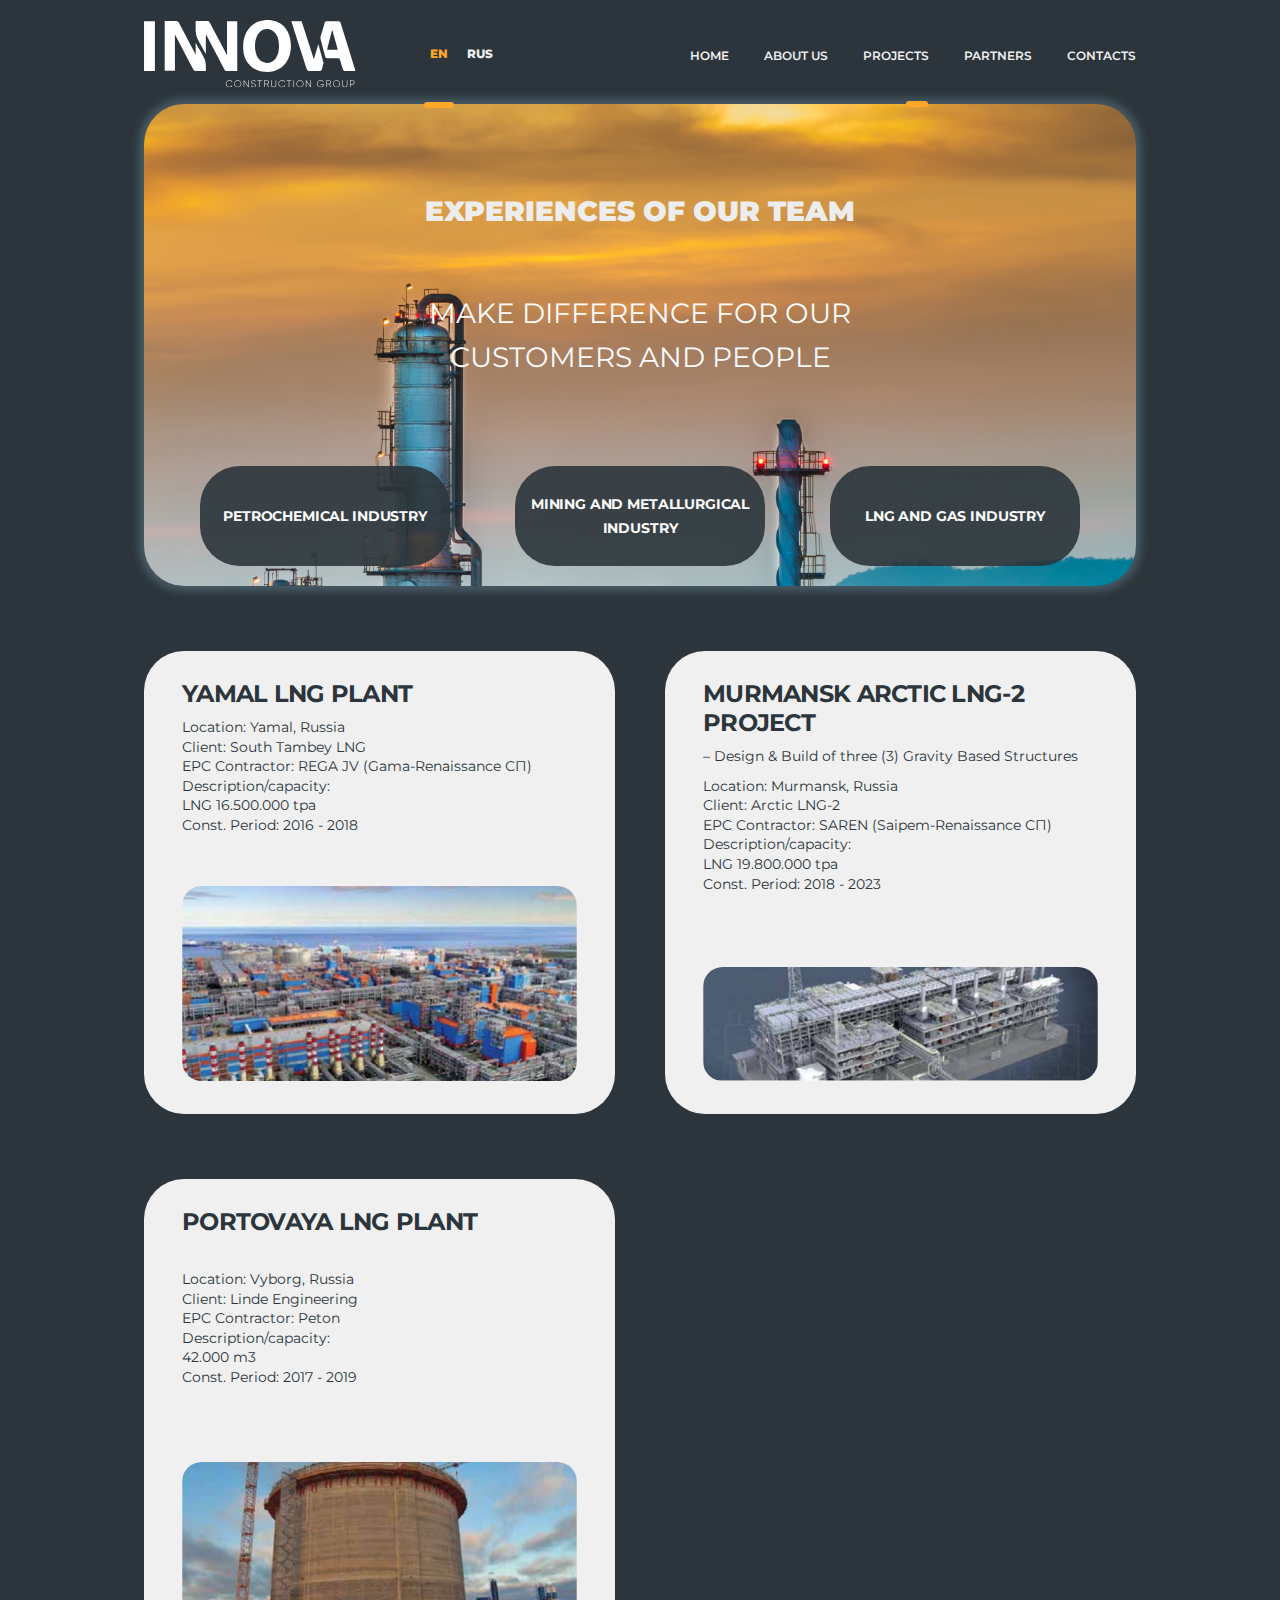
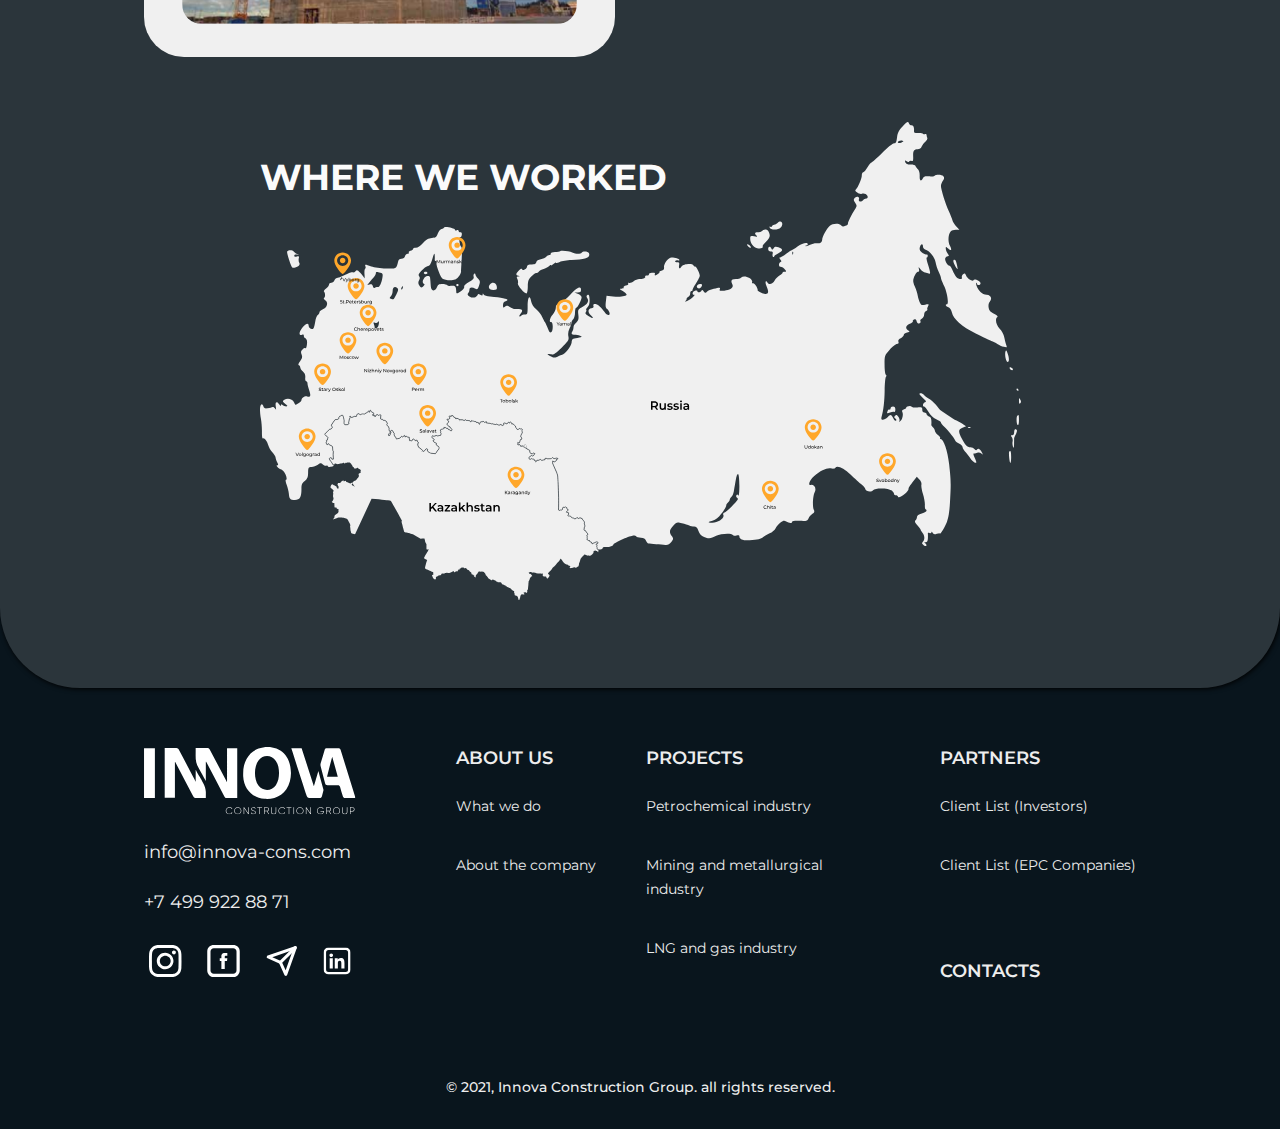
<file: eng/gas.html>
<!DOCTYPE html>
<html lang="en">
<head>
    <meta charset="UTF-8">
    <meta http-equiv="X-UA-Compatible" content="IE=edge">
    <meta name="viewport" content="width=device-width, initial-scale=1.0">
    <link rel="stylesheet" href="/style/main.css">
    <link rel="preconnect" href="https://fonts.googleapis.com">
    <link rel="preconnect" href="https://fonts.gstatic.com" crossorigin>
    <link href="https://fonts.googleapis.com/css2?family=Montserrat:ital,wght@0,100;0,200;0,300;0,400;0,500;0,600;0,700;0,800;0,900;1,100;1,200;1,300;1,400;1,500;1,600;1,700;1,800;1,900&family=Roboto&display=swap" rel="stylesheet">
    <title>Innova</title>
</head>
<body>
    <div class="grey-cover about-cover">
        <header>
            <div class="grid">
                <div class="header-cover">
                    <div class="logo-cover">
                        <a href="/eng/index.html">
                            <img src="/images/logo.svg">
                        </a>
                    </div>
                    <div class="page-language">
                        <div class="english-option menu-option">
                            <a class="english-text-option active">
                                en
                            </a>
                        </div>
                        <div class="russian-option menu-option">
                            <div class="russian-text-option">
                                rus
                            </div>
                        </div>
                    </div>
                    <div class="header-menu">
                        <a href="/eng/index.html" class="menu menu-option menu-home">
                            home
                        </a>
                        <div class="menu menu-about">
                            <div class="expandable-about">
                                <a href="/eng/activities.html" class="menu-option menu-option-expandable">
                                    What/how we do
                                </a>
                                <div class="expandable-divider"></div>
                                <div class="menu-option menu-option-expandable">
                                    <a href="/eng/about.html">
                                        About the company
                                    </a>
                                </div>
                            </div>
                            <span>about us</span>
                        </div>
                        <a class="menu menu-option menu-projects projects-gas" href="/eng/petrochemical.html">projects</a>
                        
                        <a class="menu menu-option menu-partners" href="/eng/partners.html">
                            partners
                        </a>
                        <div class="menu menu-option menu-contacts">
                            <a href="/eng/index.html#contacts-anchor">contacts</a>
                        </div>
                    </div>
                </div>
            <div id="mobile-menu-cover" class="menu-cover">
                    <button id="mobile-menu-button" class="mobile-menu__button">
                        <img src="/images/menu-icon.svg" class="menu__img"> 
                    </button>
                    <ul id="mobile-menu" class="expandable-mobile-menu hidden-menu">
                        <li class="expandable-menu-logo">
                            <img src="/images/logo.svg">
                        </li>
                        <li class="expandable-menu-item expandable-menu-home">
                            <a href="/eng/index.html">home</a>
                        </li>
                        <li class="expandable-menu-item expandable-menu-about">
                            <a href="/eng/about.html">about us</a>
                        </li>
                        <li class="expandable-menu-item expandable-menu-projects mobile-menu-active">
                            <a href="/eng/petrochemical.html">projects</a>
                        </li>
                        <li class="expandable-menu-item expandable-menu-partners">
                            <a href="/eng/partners.html">partners</a>
                        </li>
                        <li class="expandable-menu-item expandable-menu-contacts">
                            <a href="/eng/index.html#contacts-anchor">contacts</a>
                        </li>
                        <li class="expandable-menu-item expandable-menu-language">
                            <a class="eng-language mobile-menu-active">en</a>
                            <a class="ru-language">rus</a>
                        </li>
                    </ul>
                </div>
            </div>
        </header>
        <main>
            <div class="grid">
                <div class="banner projects-banner">
                    <div class="banner-first-header">EXPERIENCES OF OUR TEAM</div>
                    <div class="banner-second-header">Make Difference for Our Customers and People</div>
                    <div class="banner-buttons">
                        <div class="banner-button banner-button-first">
                            <a href="/eng/petrochemical.html">
                                <button>Petrochemical industry</button>
                            </a>
                        </div>
                        <div class="banner-button banner-button-second">
                            <a href="/eng/mining.html">
                                <button>Mining and metallurgical industry</button>
                            </a>
                        </div>
                        <div class="banner-button banner-button-third">
                            <a href="/eng/gas.html">
                                <button class="active">LNG and gas industry</button>
                            </a>
                        </div>
                    </div>
                </div>
                <div class="info-grid">
                    <div class="info-block">
                        <div class="info-block-flexbox">
                            <div class="info-block-text">       
                                <div class="info-block-header">YAMAL LNG PLANT</div>
                                <div class="card-text-standart">
                                    Location: Yamal, Russia<br>
                                    Client: South Tambey LNG<br>
                                    EPC Contractor: REGA JV (Gama-Renaissance СП)<br>
                                    Description/capacity:<br>
                                    LNG  16.500.000 tpa<br>
                                    Const. Period: 2016 - 2018
                                </div>
                            </div>
                            <div class="info-image info-image-13">
                                <img class="info-image-13__img" src="/images/small-pics/small-pic-13.png">
                            </div>
                        </div>
                    </div>
                    <div class="info-block">
                        <div class="info-block-flexbox">
                            <div class="info-block-text">
                                <div class="info-block-header">MURMANSK ARCTIC LNG-2 PROJECT</div>
                                <div class="card-text-standart">
                                    – Design & Build of three (3) Gravity Based Structures
                                </div>
                                <div class="card-text-standart">
                                    Location: Murmansk, Russia<br>
                                    Client: Arctic LNG-2<br>
                                    EPC Contractor: SAREN (Saipem-Renaissance СП)<br>
                                    Description/capacity:<br> 
                                    LNG 19.800.000 tpa<br>
                                    Const. Period: 2018 - 2023
                                </div>
                            </div>
                            <div class="info-image info-image-14">
                                <img class="info-image-14__img" src="/images/small-pics/small-pic-14.png">
                            </div>
                        </div>
                    </div>
                    <div class="info-block">
                        <div class="info-block-flexbox">
                            <div class="info-block-text">
                                <div class="info-block-header">PORTOVAYA LNG PLANT</div><br>
                                <div class="card-text-standart">
                                    Location: Vyborg, Russia<br>
                                    Client: Linde Engineering<br> 
                                    EPC Contractor: Peton<br>
                                    Description/capacity:<br> 
                                    42.000 m3<br>
                                    Const. Period: 2017  - 2019
                                </div><br>
                            </div>
                            <div class="info-image info-image-15">
                                <img class="info-image-15__img" src="/images/small-pics/small-pic-15.png">
                            </div>
                        </div>
                    </div>
                </div>
                <div class="countries">
                    <div class="countries-header">
                        Where we worked
                    </div>
                </div>
            </div>
        </main>
    </div>
    <footer>
        <div class="grid">
            <div class="footer-main-block">
                <div class="footer-first-column">
                    <div id="footer-logo">
                        <a href="/eng/index.html">
                            <img class="footer-logo" src="/images/logo.svg">
                        </a>
                    </div>
                    <div class="footer-mail">info@innova-cons.com</div>
                    <div class="footer-phone">+7 499 922 88 71</div>
                    <div class="footer-social-icons">
                        <div class="ig-icon contacts-icon">
                            <a>
                                <a href="https://www.instagram.com/innova_construction_group/">
                                            <img src="/images/ig-icon.svg">
                                        </a>
                            </a>
                        </div>
                        <div class="fb-icon contacts-icon">
                            <a>
                                <img src="/images/fb-icon.svg">
                            </a>
                        </div>
                        <div class="tg-icon contacts-icon">
                            <a>
                                <img src="/images/tg-icon.svg">
                            </a>
                        </div>                       
                        <div class="ln-icon contacts-icon">
                            <a href="https://www.linkedin.com/company/innova-construction-group/">
                                <img src="/images/ln-icon.svg">
                            </a>
                        </div>                      
                    </div>
                </div>
                <div class="footer-second-column">
                    <div class="footer-column-header">
                        <a href="/eng/about.html">
                            About us
                        </a>
                    </div>
                    <div class="footer-column-text">
                        <a href="/eng/activities.html">
                            What we do
                        </a>
                    </div>
                    <div class="footer-column-text">
                        <a href="/eng/about.html">
                            About the company
                        </a>
                    </div>
                </div>
                <div class="footer-third-column">
                    <div class="footer-column-header">
                        <a href="/eng/petrochemical.html">
                            Projects
                        </a>
                    </div>
                    <div class="footer-column-text">
                        <a href="/eng/petrochemical.html">
                            Petrochemical industry
                        </a>
                    </div>
                    <div class="footer-column-text">
                        <a href="/eng/mining.html">
                            Mining and metallurgical<br class="footer-br"> industry
                        </a>
                    </div>
                    <div class="footer-column-text">
                        <a href="/eng/gas.html">
                            LNG and gas industry
                        </a>
                    </div>
                </div>
                                <div class="footer-fourth-column">
                    <div class="footer-column-header">
                        <a href="/eng/partners.html">
                            Partners
                        </a>
                    </div>
                    <div class="footer-column-text">
                        <a href="/eng/partners.html#investors">
                            Client List (Investors)
                        </a>
                    </div>
                    <div class="footer-column-text">
                        <a href="/eng/partners.html#epc">
                            Client List (EPC Companies)
                        </a>
                    </div><br><br>
                    <div id="footer-contacts" class="footer-column-header">
                        <a href="/eng/index.html#contacts-anchor">
                            Contacts
                        </a>
                    </div>
                </div>
                <div class="footer-fifth-column">
                    <a class="back-button-cover" href="#">
                        <div class="back-arrow-text">Up</div>
                        <img class="back-arrow" src="/images/footer-arrow.svg">
                    </a>
                    <div id="mobile-icons" class="footer-social-icons">
                        <div class="ig-icon contacts-icon">
                            <a>
                                <a href="https://www.instagram.com/innova_construction_group/">
                                            <img src="/images/ig-icon.svg">
                                        </a>
                            </a>
                        </div>
                        <div class="fb-icon contacts-icon">
                            <a>
                                <img src="/images/fb-icon.svg">
                            </a>
                        </div>
                        <div class="tg-icon contacts-icon">
                            <a>
                                <img src="/images/tg-icon.svg">
                            </a>
                        </div>                       
                        <div class="ln-icon contacts-icon">
                            <a href="https://www.linkedin.com/company/innova-construction-group/">
                                <img src="/images/ln-icon.svg">
                            </a>
                        </div>                      
                    </div>
                </div>
            </div>
            <div class="footer-legal-mark">© 2021, Innova Construction Group. all rights reserved.</div>
        </div>  
    </footer>
</body>
<script src="/js/index.js"></script>
</html>
</file>
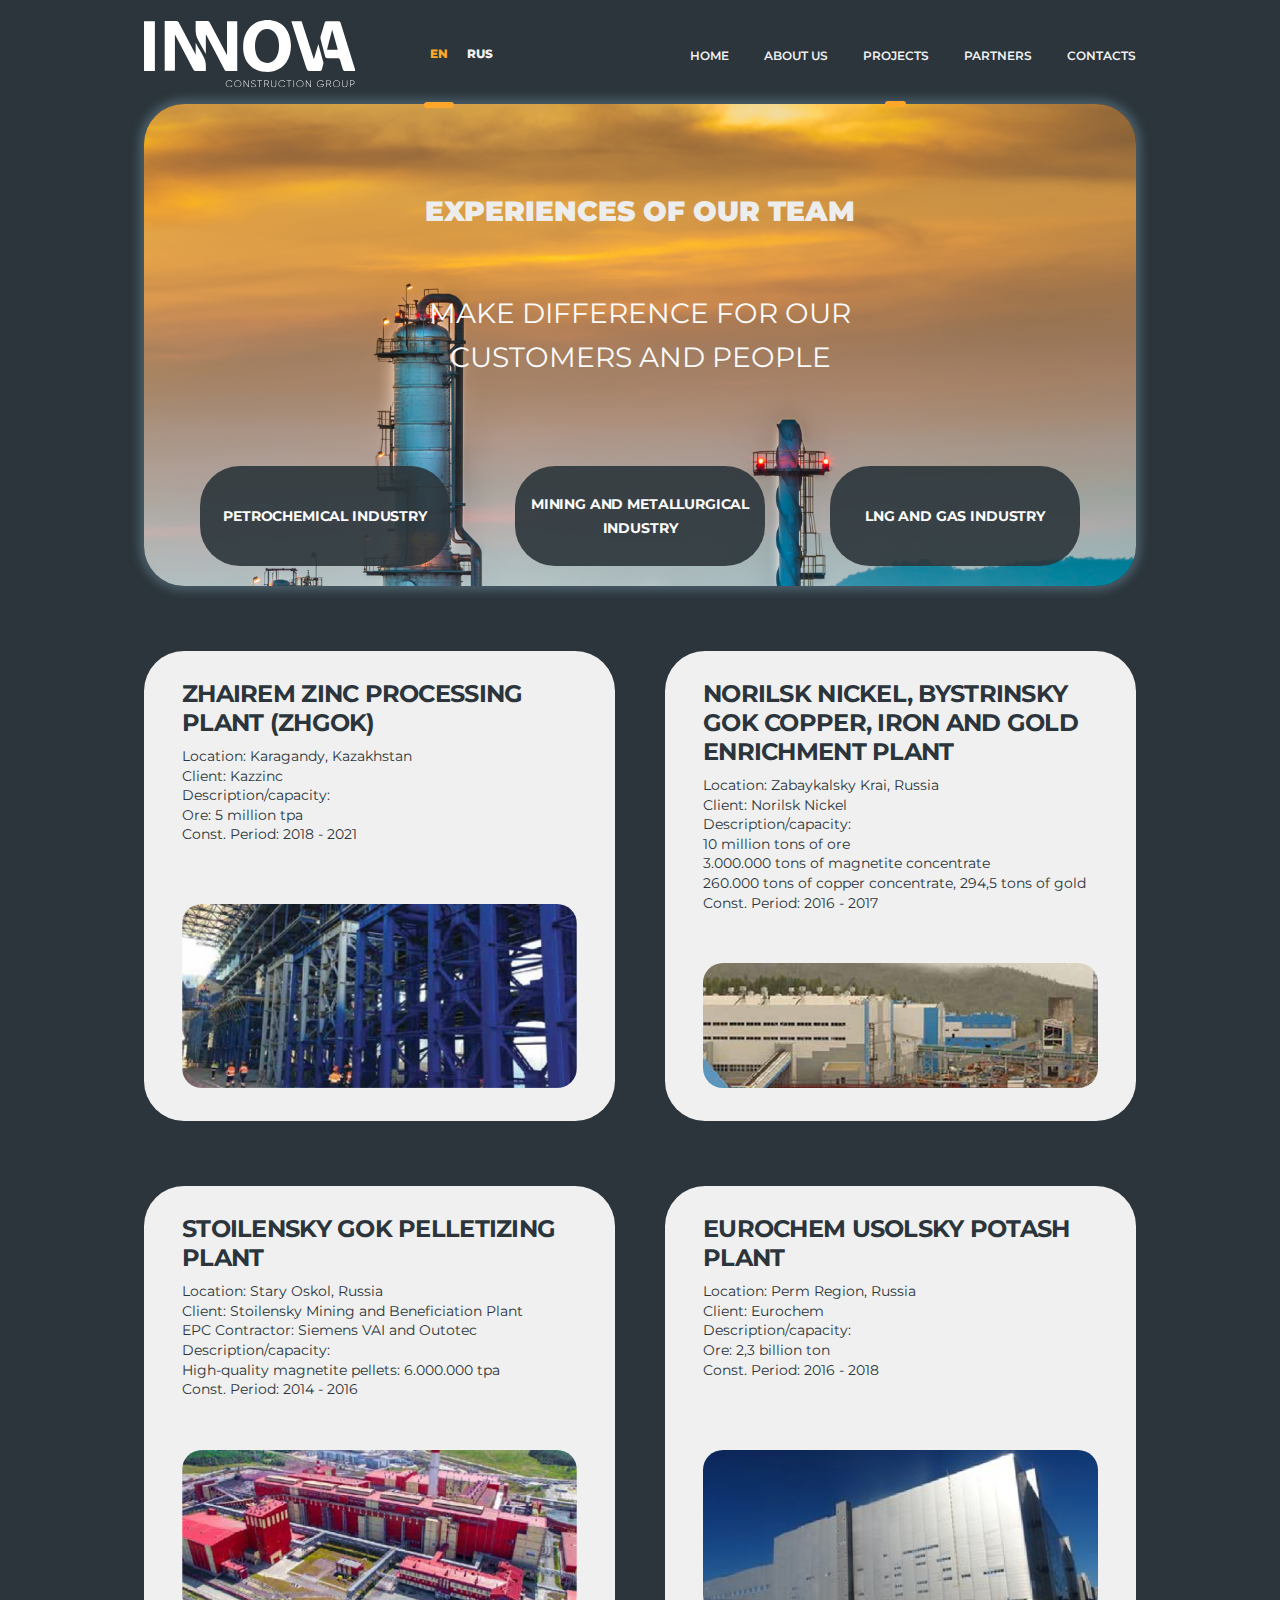
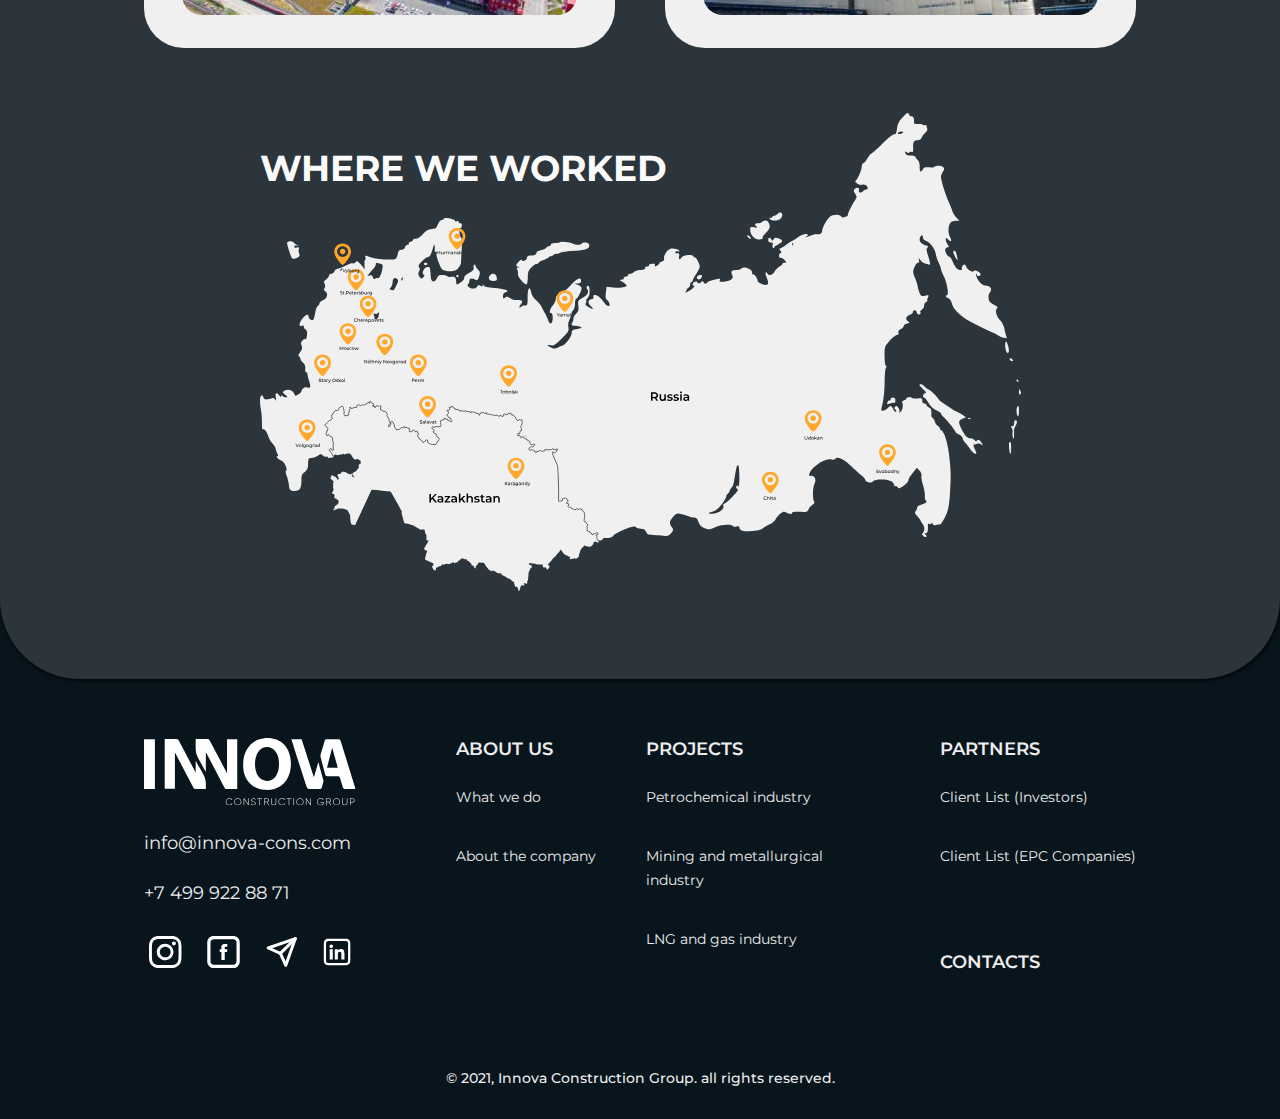
<file: eng/mining.html>
<!DOCTYPE html>
<html lang="en">
<head>
    <meta charset="UTF-8">
    <meta http-equiv="X-UA-Compatible" content="IE=edge">
    <meta name="viewport" content="width=device-width, initial-scale=1.0">
    <link rel="stylesheet" href="/style/main.css">
    <link rel="preconnect" href="https://fonts.googleapis.com">
    <link rel="preconnect" href="https://fonts.gstatic.com" crossorigin>
    <link href="https://fonts.googleapis.com/css2?family=Montserrat:ital,wght@0,100;0,200;0,300;0,400;0,500;0,600;0,700;0,800;0,900;1,100;1,200;1,300;1,400;1,500;1,600;1,700;1,800;1,900&family=Roboto&display=swap" rel="stylesheet">
    <title>Innova</title>
</head>
<body>
    <div class="grey-cover about-cover">
        <header>
            <div class="grid">
                <div class="header-cover">
                    <div class="logo-cover">
                        <a href="/eng/index.html">
                            <img src="/images/logo.svg">
                        </a>
                    </div>
                    <div class="page-language">
                        <div class="english-option menu-option">
                            <a class="english-text-option active">
                                en
                            </a>
                        </div>
                        <div class="russian-option menu-option">
                            <a href="/ru/mining.html"  class="russian-text-option">
                                rus
                            </a>
                        </div>
                    </div>
                    <div class="header-menu">
                        <a href="/eng/index.html" class="menu menu-option menu-home">
                            home
                        </a>
                        <div class="menu menu-about">
                            <div class="expandable-about">
                                <a href="/eng/activities.html" class="menu-option menu-option-expandable">
                                    What/how we do
                                </a>
                                <div class="expandable-divider"></div>
                                <div class="menu-option menu-option-expandable">
                                    <a href="/eng/about.html">
                                        About the company
                                    </a>
                                </div>
                            </div>
                            <span>about us</span>
                        </div>
                        <a href="/eng/petrochemical.html" class="menu menu-option menu-projects projects-mining">
                            projects
                        </a>
                        <a class="menu menu-option menu-partners" href="/eng/partners.html">
                            partners
                        </a>
                        <div class="menu menu-option menu-contacts">
                            <a href="/eng/index.html#contacts-anchor">contacts</a>
                        </div>
                    </div>
                </div>
            <div id="mobile-menu-cover" class="menu-cover">
                    <button id="mobile-menu-button" class="mobile-menu__button">
                        <img src="/images/menu-icon.svg" class="menu__img"> 
                    </button>
                    <ul id="mobile-menu" class="expandable-mobile-menu hidden-menu">
                        <li class="expandable-menu-logo">
                            <img src="/images/logo.svg">
                        </li>
                        <li class="expandable-menu-item expandable-menu-home">
                            <a href="/eng/index.html">home</a>
                        </li>
                        <li class="expandable-menu-item expandable-menu-about">
                            <a href="/eng/about.html">about us</a>
                        </li>
                        <li class="expandable-menu-item expandable-menu-projects mobile-menu-active">
                            <a href="/eng/petrochemical.html">projects</a>
                        </li>
                        <li class="expandable-menu-item expandable-menu-partners">
                            <a href="/eng/partners.html">partners</a>
                        </li>
                        <li class="expandable-menu-item expandable-menu-contacts">
                            <a href="/eng/index.html#contacts-anchor">contacts</a>
                        </li>
                        <li class="expandable-menu-item expandable-menu-language">
                            <a class="eng-language mobile-menu-active">en</a>
                            <a class="ru-language">rus</a>
                        </li>
                    </ul>
                </div>
            </div>
        </header>
        <main>
            <div class="grid">
                <div class="banner projects-banner">
                    <div class="banner-first-header">EXPERIENCES OF OUR TEAM</div>
                    <div class="banner-second-header">Make Difference for Our Customers and People</div>
                    <div class="banner-buttons">
                        <div class="banner-button banner-button-first">
                            <a href="/eng/petrochemical.html">
                                <button>Petrochemical industry</button>
                            </a>
                        </div>
                        <div class="banner-button banner-button-second">
                            <a href="/eng/mining.html">
                                <button class="active">Mining and metallurgical industry</button>
                            </a>
                        </div>
                        <div class="banner-button banner-button-third">
                            <a href="/eng/gas.html">
                                <button>LNG and gas industry</button>
                            </a>
                        </div>
                    </div>
                </div>
                <div class="info-grid">
                    <div class="info-block">
                        <div class="info-block-flexbox">
                            <div class="info-block-text">       
                                <div class="info-block-header">ZHAIREM ZINC PROCESSING PLANT (ZHGOK) </div>
                                <div class="card-text-standart">
                                    Location: Karagandy, Kazakhstan<br>
                                    Client: Kazzinc<br>
                                    Description/capacity:<br>
                                    Ore: 5 million tpa<br>
                                    Const. Period: 2018 - 2021
                                </div>
                            </div>
                            <div class="info-image info-image-9">
                                <img class="info-image-9__img" src="/images/small-pics/small-pic-9.png">
                            </div>
                        </div>
                    </div>
                    <div class="info-block">
                        <div class="info-block-flexbox">
                            <div class="info-block-text">
                                <div class="info-block-header">NORILSK NICKEL, BYSTRINSKY GOK COPPER, IRON AND GOLD ENRICHMENT PLANT</div>
                                <div class="card-text-standart">
                                    Location: Zabaykalsky Krai, Russia<br>
                                    Client: Norilsk Nickel<br>
                                    Description/capacity:<br>
                                    10 million tons of ore<br>
                                    3.000.000 tons of magnetite concentrate<br>
                                    260.000 tons of copper concentrate, 294,5 tons of gold<br>
                                    Const. Period: 2016 - 2017
                                </div>
                            </div>
                            <div class="info-image info-image-10">
                                <img class="info-image-10__img" src="/images/small-pics/small-pic-10.png">
                            </div>
                        </div>
                    </div>
                    <div class="info-block">
                        <div class="info-block-flexbox">
                            <div class="info-block-text">
                                <div class="info-block-header">STOILENSKY GOK PELLETIZING PLANT</div>
                                <div class="card-text-standart">
                                    Location: Stary Oskol, Russia<br>
                                    Client: Stoilensky Mining and Beneficiation Plant<br>
                                    EPC Contractor: Siemens VAI and Outotec <br>
                                    Description/capacity:<br>
                                    High-quality magnetite pellets: 6.000.000 tpa<br>
                                    Const. Period: 2014 - 2016<br>
                                </div>
                            </div>
                            <div class="info-image info-image-11">
                                <img class="info-image-11__img" src="/images/small-pics/small-pic-11.png">
                            </div>
                        </div>
                    </div>
                    <div class="info-block">
                        <div class="info-block-flexbox">
                            <div class="info-block-text">
                                <div class="info-block-header">EUROCHEM USOLSKY POTASH PLANT</div>
                                <div class="card-text-standart">
                                    Location: Perm Region, Russia<br>
                                    Client: Eurochem<br>
                                    Description/capacity:<br> 
                                    Ore: 2,3 billion ton<br>
                                    Const. Period: 2016 - 2018
                                </div>
                            </div>
                            <div class="info-image info-image-12">
                                <img class="info-image-12__img" src="/images/small-pics/small-pic-12.png">
                            </div>
                        </div>
                    </div>
                </div>
                <div class="countries">
                    <div class="countries-header">
                        Where we worked
                    </div>
                </div>
            </div>
        </main>
    </div>
    <footer>
        <div class="grid">
            <div class="footer-main-block">
                <div class="footer-first-column">
                    <div id="footer-logo">
                        <a href="/eng/index.html">
                            <img class="footer-logo" src="/images/logo.svg">
                        </a>
                    </div>
                    <div class="footer-mail">info@innova-cons.com</div>
                    <div class="footer-phone">+7 499 922 88 71</div>
                    <div class="footer-social-icons">
                        <div class="ig-icon contacts-icon">
                            <a>
                                <a href="https://www.instagram.com/innova_construction_group/">
                                            <img src="/images/ig-icon.svg">
                                        </a>
                            </a>
                        </div>
                        <div class="fb-icon contacts-icon">
                            <a>
                                <img src="/images/fb-icon.svg">
                            </a>
                        </div>
                        <div class="tg-icon contacts-icon">
                            <a>
                                <img src="/images/tg-icon.svg">
                            </a>
                        </div>                       
                        <div class="ln-icon contacts-icon">
                            <a href="https://www.linkedin.com/company/innova-construction-group/">
                                <img src="/images/ln-icon.svg">
                            </a>
                        </div>                      
                    </div>
                </div>
                <div class="footer-second-column">
                    <div class="footer-column-header">
                        <a href="/eng/about.html">
                            About us
                        </a>
                    </div>
                    <div class="footer-column-text">
                        <a href="/eng/activities.html">
                            What we do
                        </a>
                    </div>
                    <div class="footer-column-text">
                        <a href="/eng/about.html">
                            About the company
                        </a>
                    </div>
                </div>
                <div class="footer-third-column">
                    <div class="footer-column-header">
                        <a href="/eng/petrochemical.html">
                            Projects
                        </a>
                    </div>
                    <div class="footer-column-text">
                        <a href="/eng/petrochemical.html">
                            Petrochemical industry
                        </a>
                    </div>
                    <div class="footer-column-text">
                        <a href="/eng/mining.html">
                            Mining and metallurgical<br class="footer-br"> industry
                        </a>
                    </div>
                    <div class="footer-column-text">
                        <a href="/eng/gas.html">
                            LNG and gas industry
                        </a>
                    </div>
                </div>
                                <div class="footer-fourth-column">
                    <div class="footer-column-header">
                        <a href="/eng/partners.html">
                            Partners
                        </a>
                    </div>
                    <div class="footer-column-text">
                        <a href="/eng/partners.html#investors">
                            Client List (Investors)
                        </a>
                    </div>
                    <div class="footer-column-text">
                        <a href="/eng/partners.html#epc">
                            Client List (EPC Companies)
                        </a>
                    </div><br><br>
                    <div id="footer-contacts" class="footer-column-header">
                        <a href="/eng/index.html#contacts-anchor">
                            Contacts
                        </a>
                    </div>
                </div>
                <div class="footer-fifth-column">
                    <a class="back-button-cover" href="#">
                        <div class="back-arrow-text">Up</div>
                        <img class="back-arrow" src="/images/footer-arrow.svg">
                    </a>
                    <div id="mobile-icons" class="footer-social-icons">
                        <div class="ig-icon contacts-icon">
                            <a>
                                <a href="https://www.instagram.com/innova_construction_group/">
                                            <img src="/images/ig-icon.svg">
                                        </a>
                            </a>
                        </div>
                        <div class="fb-icon contacts-icon">
                            <a>
                                <img src="/images/fb-icon.svg">
                            </a>
                        </div>
                        <div class="tg-icon contacts-icon">
                            <a>
                                <img src="/images/tg-icon.svg">
                            </a>
                        </div>                       
                        <div class="ln-icon contacts-icon">
                            <a href="https://www.linkedin.com/company/innova-construction-group/">
                                <img src="/images/ln-icon.svg">
                            </a>
                        </div>                      
                    </div>
                </div>
            </div>
            <div class="footer-legal-mark">© 2021, Innova Construction Group. all rights reserved.</div>
        </div>  
    </footer>
</body>
<script src="/js/index.js"></script>
</html>
</file>
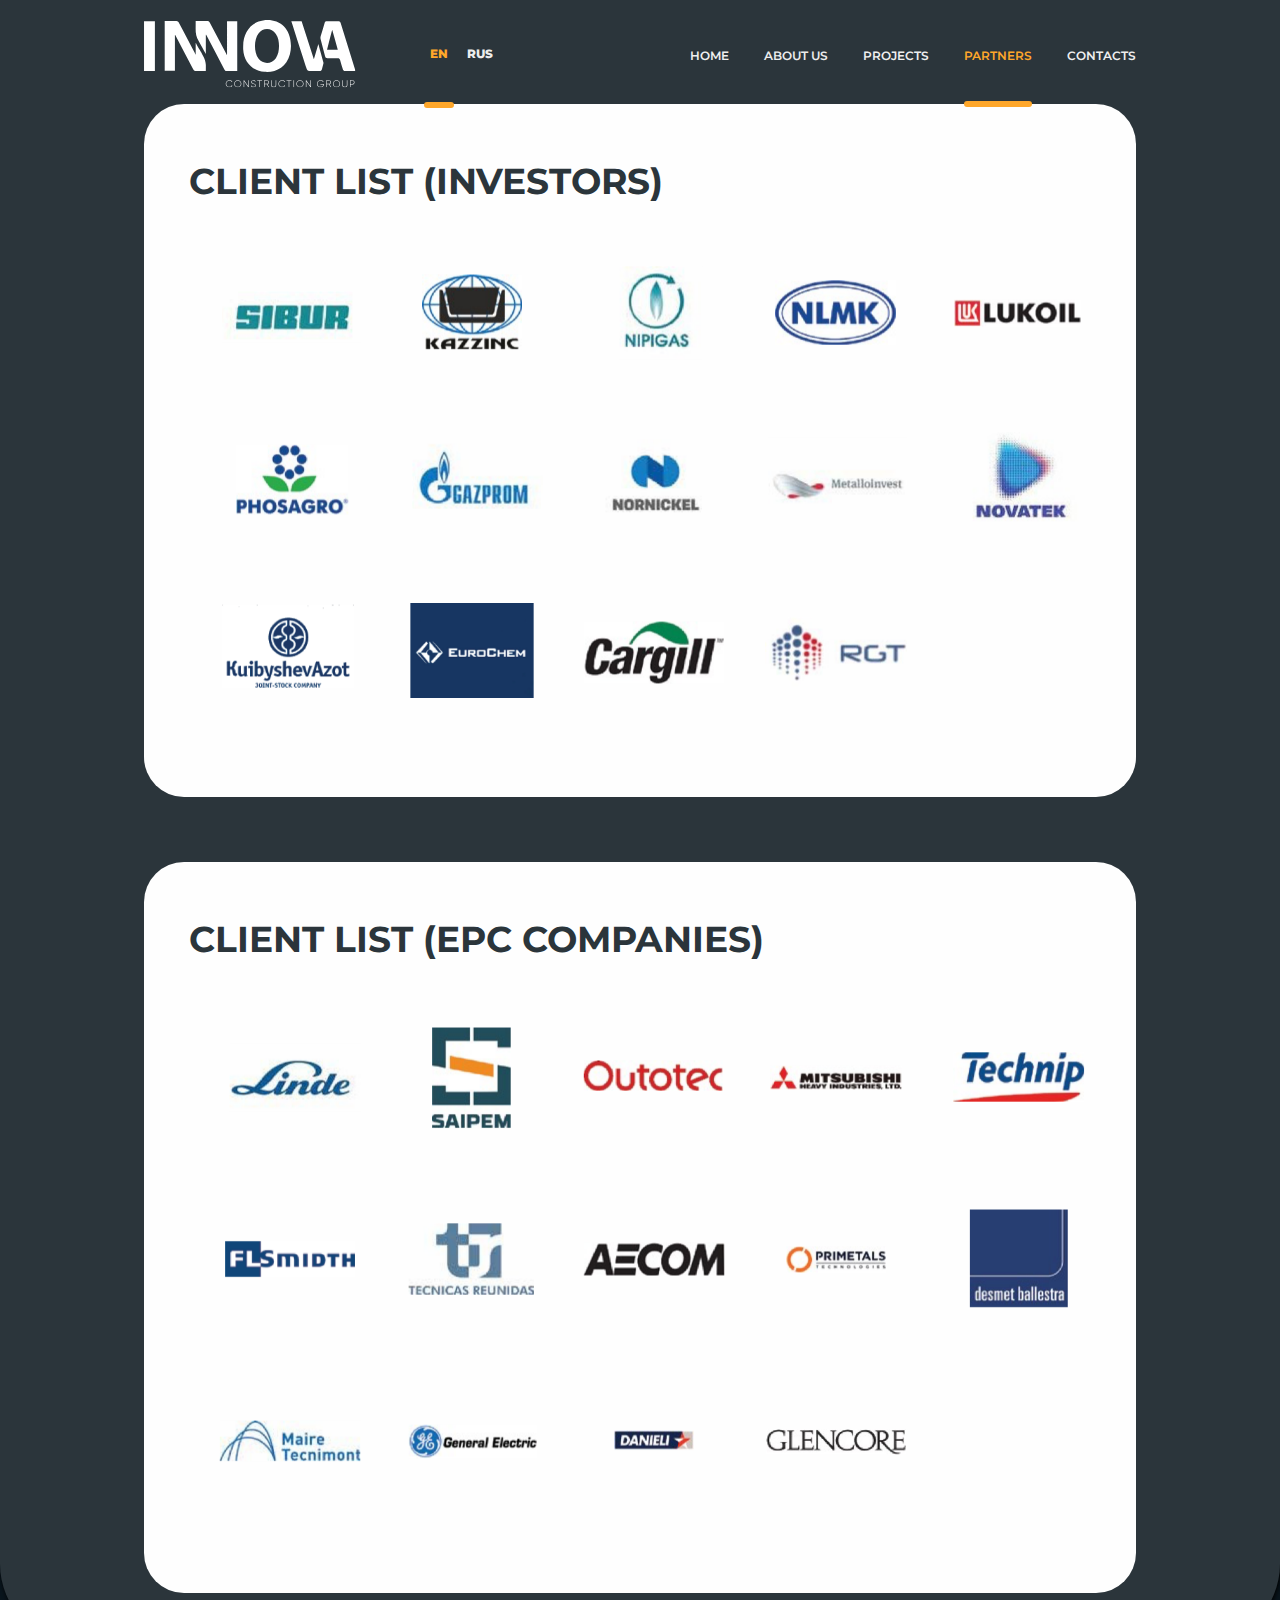
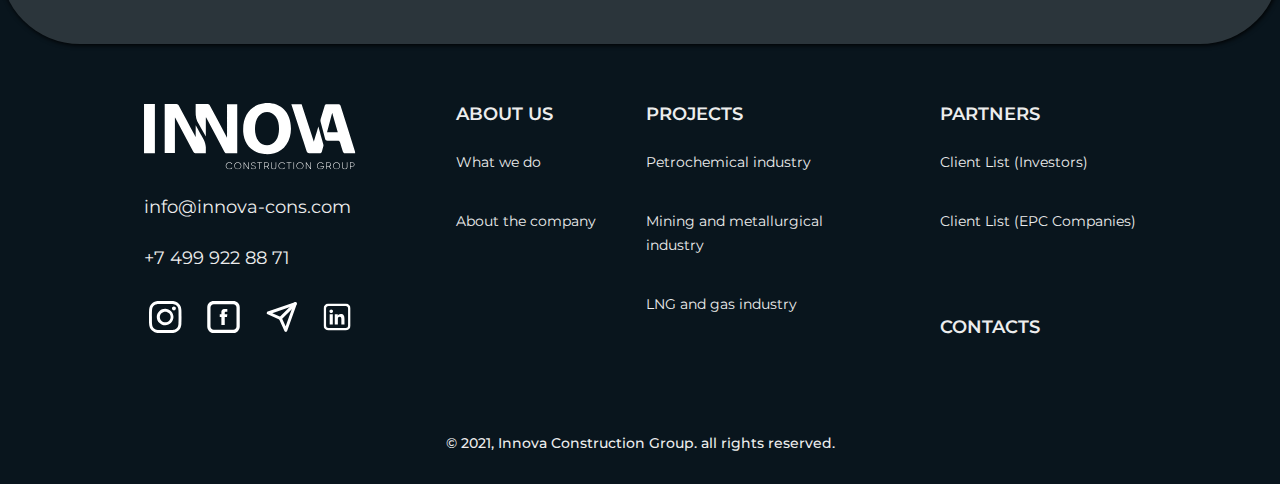
<file: eng/partners.html>
<!DOCTYPE html>
<html lang="en">
<head>
    <meta charset="UTF-8">
    <meta http-equiv="X-UA-Compatible" content="IE=edge">
    <meta name="viewport" content="width=device-width, initial-scale=1.0">
    <link rel="stylesheet" href="/style/main.css">
    <link rel="preconnect" href="https://fonts.googleapis.com">
    <link rel="preconnect" href="https://fonts.gstatic.com" crossorigin>
    <link href="https://fonts.googleapis.com/css2?family=Montserrat:ital,wght@0,100;0,200;0,300;0,400;0,500;0,600;0,700;0,800;0,900;1,100;1,200;1,300;1,400;1,500;1,600;1,700;1,800;1,900&family=Roboto&display=swap" rel="stylesheet">
    <title>Innova</title>
</head>
<body>
    <div class="grey-cover about-cover">
        <header>
            <div class="grid">
                <div class="header-cover">
                    <div class="logo-cover">
                        <a href="/eng/index.html">
                            <img src="/images/logo.svg">
                        </a>
                    </div>
                    <div class="page-language">
                        <div class="english-option menu-option">
                            <a class="english-text-option active">
                                en
                            </a>
                        </div>
                        <div class="russian-option menu-option">
                            <div class="russian-text-option">
                                rus
                            </div>
                        </div>
                    </div>
                    <div class="header-menu">
                        <a href="/eng/index.html" class="menu menu-option menu-home">
                            home
                        </a>
                        <div class="menu menu-about">
                            <div class="expandable-about">
                                <a href="/eng/activities.html" class="menu-option menu-option-expandable">
                                    What/how we do
                                </a>
                                <div class="expandable-divider"></div>
                                <div class="menu-option menu-option-expandable">
                                    <a href="/eng/about.html">
                                        About the company
                                    </a>
                                </div>
                            </div>
                            <span>about us</span>
                        </div>
                        <a class="menu menu-option menu-projects" href="/eng/petrochemical.html">
                            projects
                        </a>
                        <a href="/eng/partners.html" class="active menu menu-option menu-partners">
                            partners
                        </a>
                        <div class="menu menu-option menu-contacts">
                            <a href="/eng/index.html#contacts-anchor">contacts</a>
                        </div>
                    </div>
                </div>
            <div id="mobile-menu-cover" class="menu-cover">
                    <button id="mobile-menu-button" class="mobile-menu__button">
                        <img src="/images/menu-icon.svg" class="menu__img"> 
                    </button>
                    <ul id="mobile-menu" class="expandable-mobile-menu hidden-menu">
                        <li class="expandable-menu-logo">
                            <img src="/images/logo.svg">
                        </li>
                        <li class="expandable-menu-item expandable-menu-home">
                            <a href="/eng/index.html">home</a>
                        </li>
                        <li class="expandable-menu-item expandable-menu-about">
                            <a href="/eng/about.html">about us</a>
                        </li>
                        <li class="expandable-menu-item expandable-menu-projects">
                            <a href="/eng/petrochemical.html">projects</a>
                        </li>
                        <li class="expandable-menu-item expandable-menu-partners mobile-menu-active">
                            <a href="/eng/partners.html">partners</a>
                        </li>
                        <li class="expandable-menu-item expandable-menu-contacts">
                            <a href="/eng/index.html#contacts-anchor">contacts</a>
                        </li>
                        <li class="expandable-menu-item expandable-menu-language">
                            <a class="eng-language mobile-menu-active">en</a>
                            <a class="ru-language">rus</a>
                        </li>
                    </ul>
                </div>
            </div>
        </header>
        <main>
            <div class="grid">
                <div class="partners-template" id="investors">
                    <div class="partners-block-header">Client List (Investors)</div>
                    <div class="partners-block">
                        <div class="investors-element investors-element-1">
                            <img class="investors-element__img" src="/images/investors/image_1.png">
                        </div>
                        <div class="investors-element investors-element-2">
                            <img class="investors-element__img" src="/images/investors/image_2.png">
                        </div>
                        <div class="investors-element investors-element-3">
                            <img class="investors-element__img" src="/images/investors/image_3.png">
                        </div>
                        <div class="investors-element investors-element-4">
                            <img class="investors-element__img" src="/images/investors/image_4.png">
                        </div>
                        <div class="investors-element investors-element-5">
                            <img class="investors-element__img" src="/images/investors/image_5.png">
                        </div>
                        <div class="investors-element investors-element-6">
                            <img class="investors-element__img" src="/images/investors/image_6.png">
                        </div>
                        <div class="investors-element investors-element-7">
                            <img class="investors-element__img" src="/images/investors/image_7.png">
                        </div>
                        <div class="investors-element investors-element-8">
                            <img class="investors-element__img" src="/images/investors/image_8.png">
                        </div>
                        <div class="investors-element investors-element-9">
                            <img class="investors-element__img" src="/images/investors/image_9.png">
                        </div>
                        <div class="investors-element investors-element-10">
                            <img class="investors-element__img" src="/images/investors/image_10.png">
                        </div>
                        <div class="investors-element investors-element-11">
                            <img class="investors-element__img" src="/images/investors/image_11.png">
                        </div>
                        <div class="investors-element investors-element-12">
                            <img class="investors-element__img" src="/images/investors/image_12.png">
                        </div>
                        <div class="investors-element investors-element-13">
                            <img class="investors-element__img" src="/images/investors/image_13.png">
                        </div>
                        <div class="investors-element investors-element-14">
                            <img class="investors-element__img" src="/images/investors/image_14.png">
                        </div>
                    </div>
                </div>
                <div class="partners-template" id="epc">
                    <div class="partners-block-header">Client List (EPC Companies)</div>
                    <div class="partners-block">
                        <div class="epc-element epc-element-1">
                            <img class="investors-element__img" src="/images/epc/epc_1.png">
                        </div>
                        <div class="epc-element epc-element-2">
                            <img class="investors-element__img" src="/images/epc/epc_2.png">
                        </div>
                        <div class="epc-element epc-element-3">
                            <img class="investors-element__img" src="/images/epc/epc_3.png">
                        </div>
                        <div class="epc-element epc-element-4">
                            <img class="investors-element__img" src="/images/epc/epc_4.png">
                        </div>
                        <div class="epc-element epc-element-5">
                            <img class="investors-element__img" src="/images/epc/epc_5.png">
                        </div>
                        <div class="epc-element epc-element-6">
                            <img class="investors-element__img" src="/images/epc/epc_6.png">
                        </div>
                        <div class="epc-element epc-element-7">
                            <img class="investors-element__img" src="/images/epc/epc_7.png">
                        </div>
                        <div class="epc-element epc-element-8">
                            <img class="investors-element__img" src="/images/epc/epc_8.png">
                        </div>
                        <div class="epc-element epc-element-9">
                            <img class="investors-element__img" src="/images/epc/epc_9.png">
                        </div>
                        <div class="epc-element epc-element-10">
                            <img class="investors-element__img" src="/images/epc/epc_10.png">
                        </div>
                        <div class="epc-element epc-element-11">
                            <img class="investors-element__img" src="/images/epc/epc_11.png">
                        </div>
                        <div class="epc-element epc-element-12">
                            <img class="investors-element__img" src="/images/epc/epc_12.png">
                        </div>
                        <div class="epc-element epc-element-13">
                            <img class="investors-element__img" src="/images/epc/epc_13.png">
                        </div>
                        <div class="epc-element epc-element-14">
                            <img class="investors-element__img" src="/images/epc/epc_14.png">
                        </div>
                    </div>
                </div>

            </div>
        </main>
    </div>
    <footer>
        <div class="grid">
            <div class="footer-main-block">
                <div class="footer-first-column">
                    <div id="footer-logo">
                        <a href="/eng/index.html">
                            <img class="footer-logo" src="/images/logo.svg">
                        </a>
                    </div>
                    <div class="footer-mail">info@innova-cons.com</div>
                    <div class="footer-phone">+7 499 922 88 71</div>
                    <div class="footer-social-icons">
                        <div class="ig-icon contacts-icon">
                            <a>
                                <a href="https://www.instagram.com/innova_construction_group/">
                                            <img src="/images/ig-icon.svg">
                                        </a>
                            </a>
                        </div>
                        <div class="fb-icon contacts-icon">
                            <a>
                                <img src="/images/fb-icon.svg">
                            </a>
                        </div>
                        <div class="tg-icon contacts-icon">
                            <a>
                                <img src="/images/tg-icon.svg">
                            </a>
                        </div>                       
                        <div class="ln-icon contacts-icon">
                            <a href="https://www.linkedin.com/company/innova-construction-group/">
                                <img src="/images/ln-icon.svg">
                            </a>
                        </div>                      
                    </div>
                </div>
                <div class="footer-second-column">
                    <div class="footer-column-header">
                        <a href="/eng/about.html">
                            About us
                        </a>
                    </div>
                    <div class="footer-column-text">
                        <a href="/eng/activities.html">
                            What we do
                        </a>
                    </div>
                    <div class="footer-column-text">
                        <a href="/eng/about.html">
                            About the company
                        </a>
                    </div>
                </div>
                <div class="footer-third-column">
                    <div class="footer-column-header">
                        <a href="/eng/petrochemical.html">
                            Projects
                        </a>
                    </div>
                    <div class="footer-column-text">
                        <a href="/eng/petrochemical.html">
                            Petrochemical industry
                        </a>
                    </div>
                    <div class="footer-column-text">
                        <a href="/eng/mining.html">
                            Mining and metallurgical<br class="footer-br"> industry
                        </a>
                    </div>
                    <div class="footer-column-text">
                        <a href="/eng/gas.html">
                            LNG and gas industry
                        </a>
                    </div>
                </div>
                                <div class="footer-fourth-column">
                    <div class="footer-column-header">
                        <a href="/eng/partners.html">
                            Partners
                        </a>
                    </div>
                    <div class="footer-column-text">
                        <a href="/eng/partners.html#investors">
                            Client List (Investors)
                        </a>
                    </div>
                    <div class="footer-column-text">
                        <a href="/eng/partners.html#epc">
                            Client List (EPC Companies)
                        </a>
                    </div><br><br>
                    <div id="footer-contacts" class="footer-column-header">
                        <a href="/eng/index.html#contacts-anchor">
                            Contacts
                        </a>
                    </div>
                </div>
                <div class="footer-fifth-column">
                    <a class="back-button-cover" href="#">
                        <div class="back-arrow-text">Up</div>
                        <img class="back-arrow" src="/images/footer-arrow.svg">
                    </a>
                    <div id="mobile-icons" class="footer-social-icons">
                        <div class="ig-icon contacts-icon">
                            <a>
                                <a href="https://www.instagram.com/innova_construction_group/">
                                            <img src="/images/ig-icon.svg">
                                        </a>
                            </a>
                        </div>
                        <div class="fb-icon contacts-icon">
                            <a>
                                <img src="/images/fb-icon.svg">
                            </a>
                        </div>
                        <div class="tg-icon contacts-icon">
                            <a>
                                <img src="/images/tg-icon.svg">
                            </a>
                        </div>                       
                        <div class="ln-icon contacts-icon">
                            <a href="https://www.linkedin.com/company/innova-construction-group/">
                                <img src="/images/ln-icon.svg">
                            </a>
                        </div>                      
                    </div>
                </div>
            </div>
            <div class="footer-legal-mark">© 2021, Innova Construction Group. all rights reserved.</div>
        </div>  
    </footer>
</body>
<script src="/js/index.js"></script>
</html>
</file>
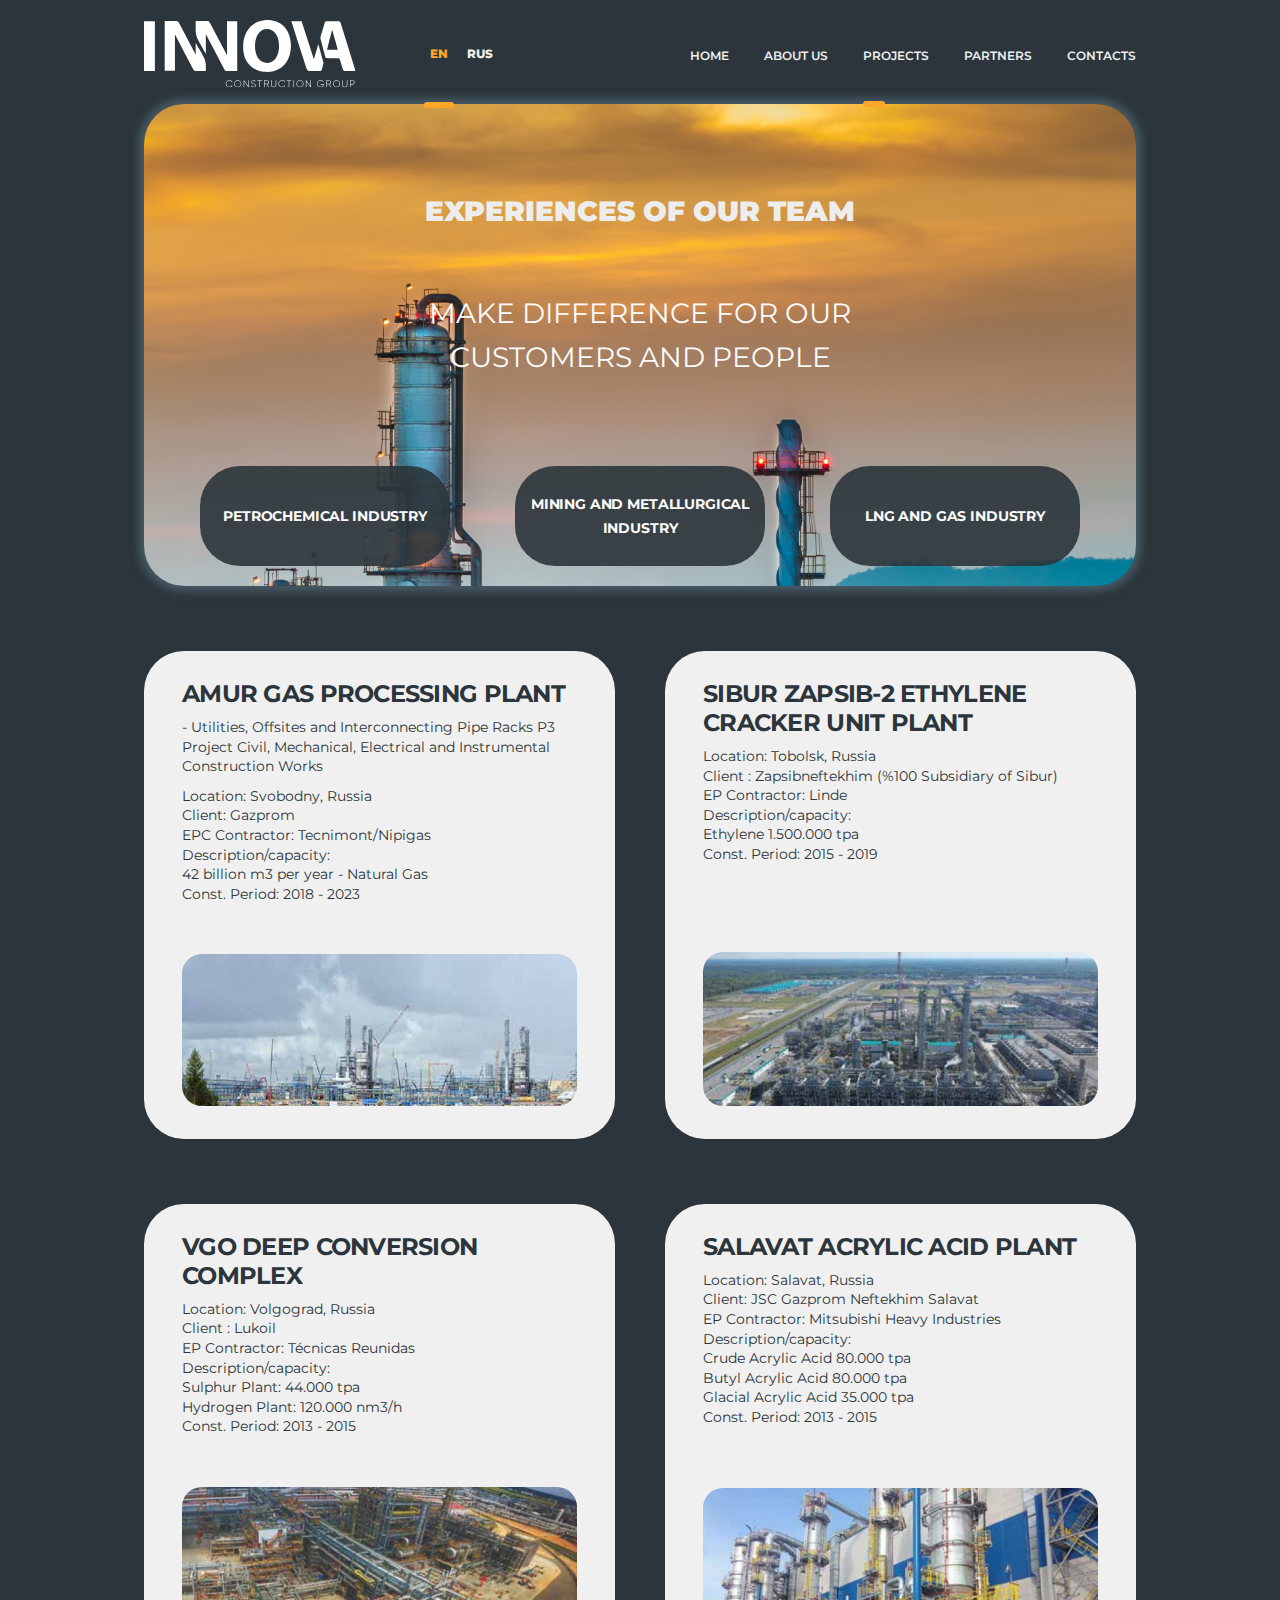
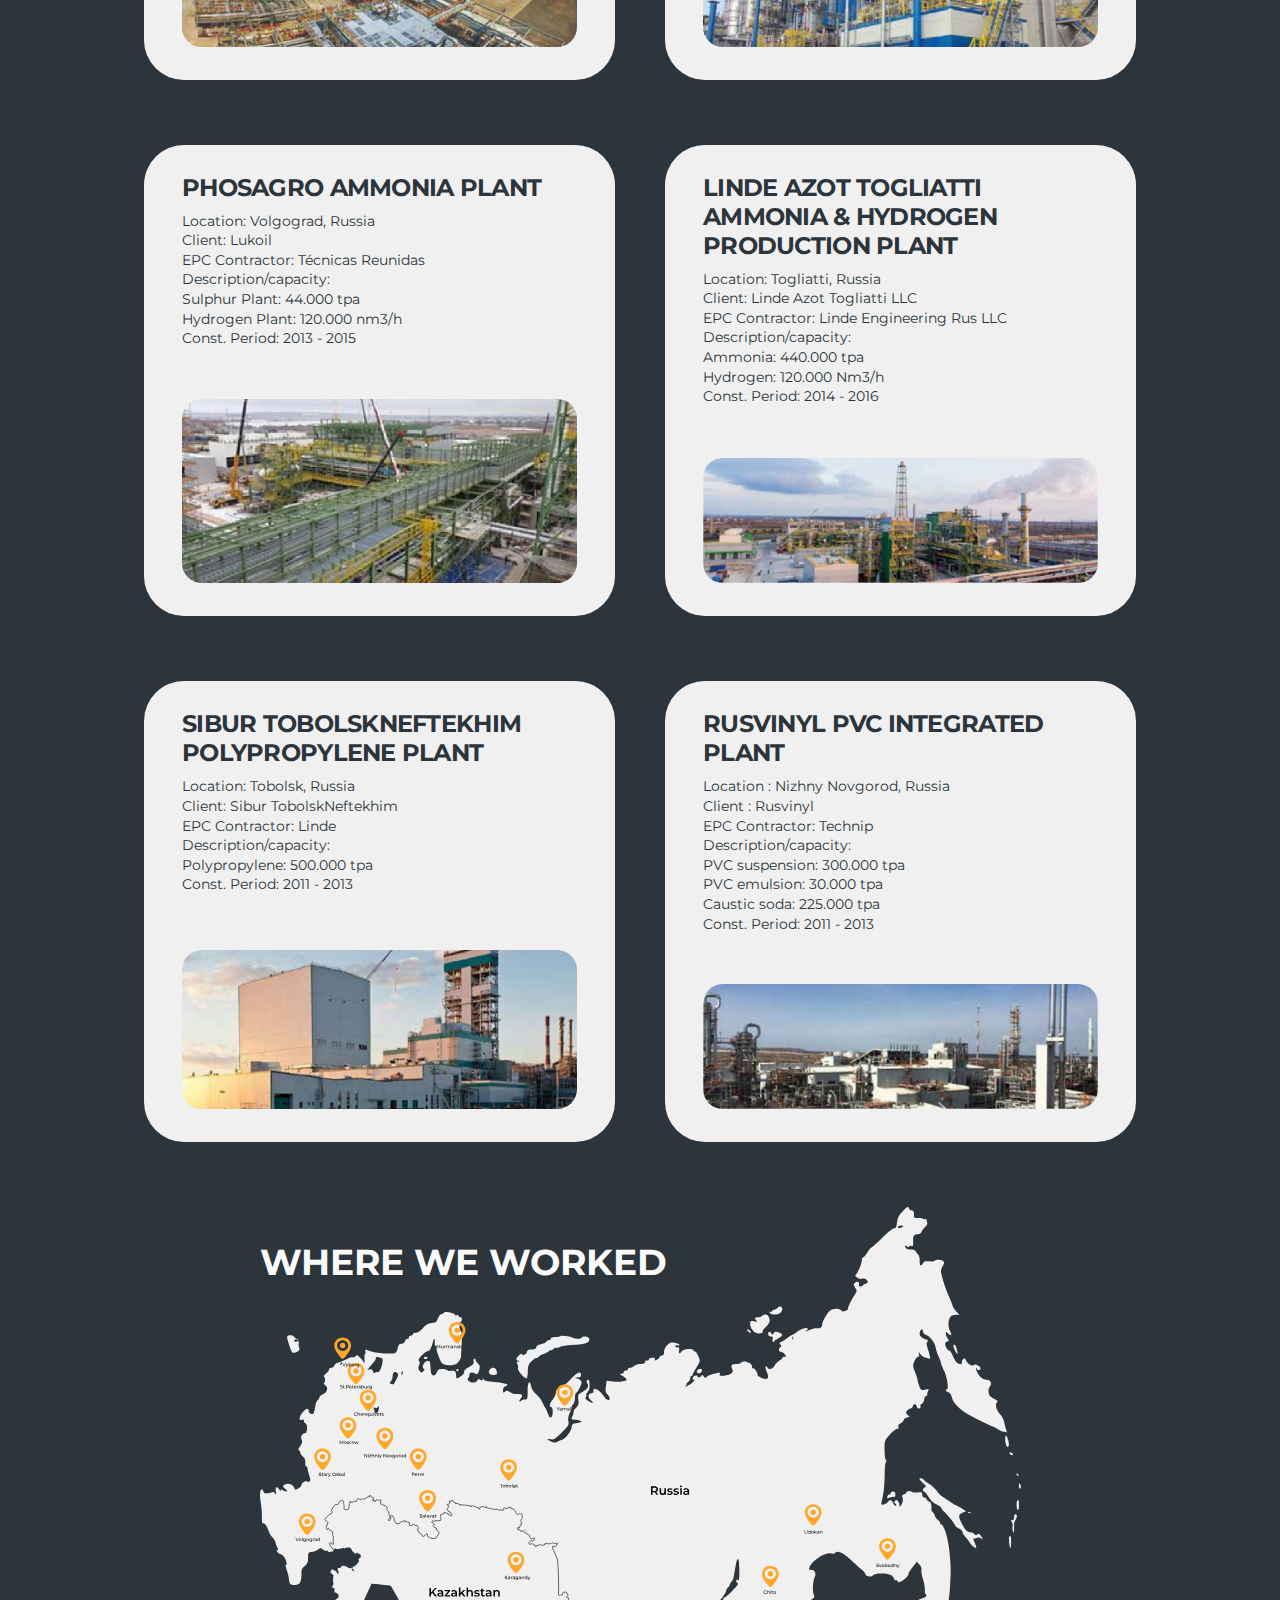
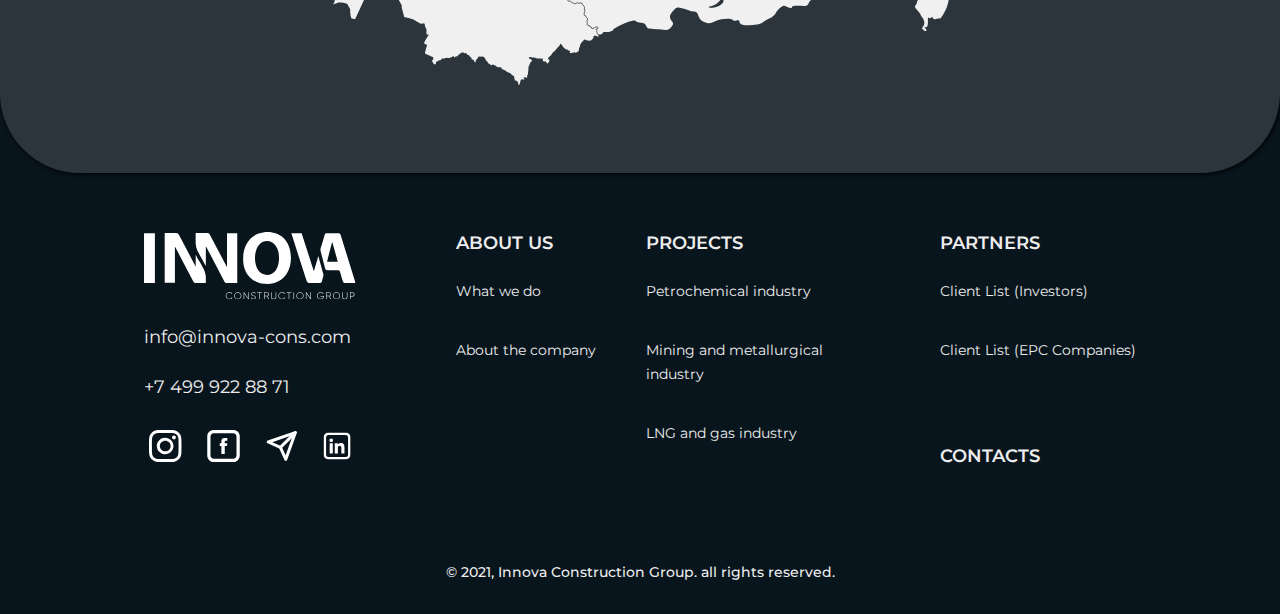
<file: eng/petrochemical.html>
<!DOCTYPE html>
<html lang="en">
<head>
    <meta charset="UTF-8">
    <meta http-equiv="X-UA-Compatible" content="IE=edge">
    <meta name="viewport" content="width=device-width, initial-scale=1.0">
    <link rel="stylesheet" href="/style/main.css">
    <link rel="preconnect" href="https://fonts.googleapis.com">
    <link rel="preconnect" href="https://fonts.gstatic.com" crossorigin>
    <link href="https://fonts.googleapis.com/css2?family=Montserrat:ital,wght@0,100;0,200;0,300;0,400;0,500;0,600;0,700;0,800;0,900;1,100;1,200;1,300;1,400;1,500;1,600;1,700;1,800;1,900&family=Roboto&display=swap" rel="stylesheet">
    <title>Innova</title>
</head>
<body>
    <div class="grey-cover about-cover">
        <header>
            <div class="grid">
                <div class="header-cover">
                    <div class="logo-cover">
                        <a href="/eng/index.html">
                            <img src="/images/logo.svg">
                        </a>
                    </div>
                    <div class="page-language">
                        <div class="english-option menu-option">
                            <a class="english-text-option active">
                                en
                            </a>
                        </div>
                        <div class="russian-option menu-option">
                            <div class="russian-text-option">
                                rus
                            </div>
                        </div>
                    </div>
                    <div class="header-menu">
                        <a href="/eng/index.html" class="menu menu-option menu-home">
                            home
                        </a>
                        <div class="menu menu-about">
                            <div class="expandable-about">
                                <a href="/eng/activities.html" class="menu-option menu-option-expandable">
                                    What/how we do
                                </a>
                                <div class="expandable-divider"></div>
                                <div class="menu-option menu-option-expandable">
                                    <a href="/eng/about.html">
                                        About the company
                                    </a>
                                </div>
                            </div>
                            <span>about us</span>
                        </div>
                        <a href="/eng/petrochemical.html" class="menu menu-option menu-projects projects-petrochemical ">
                            projects
                        </a>
                        <a class="menu menu-option menu-partners" href="/eng/partners.html">
                            partners
                        </a>
                        <div class="menu menu-option menu-contacts">
                            <a href="/eng/index.html#contacts-anchor">contacts</a>
                        </div>
                    </div>
                </div>
            <div id="mobile-menu-cover" class="menu-cover">
                    <button id="mobile-menu-button" class="mobile-menu__button">
                        <img src="/images/menu-icon.svg" class="menu__img"> 
                    </button>
                    <ul id="mobile-menu" class="expandable-mobile-menu hidden-menu">
                        <li class="expandable-menu-logo">
                            <img src="/images/logo.svg">
                        </li>
                        <li class="expandable-menu-item expandable-menu-home">
                            <a href="/eng/index.html">home</a>
                        </li>
                        <li class="expandable-menu-item expandable-menu-about">
                            <a href="/eng/about.html">about us</a>
                        </li>
                        <li class="expandable-menu-item expandable-menu-projects mobile-menu-active">
                            <a href="/eng/petrochemical.html">projects</a>
                        </li>
                        <li class="expandable-menu-item expandable-menu-partners">
                            <a href="/eng/partners.html">partners</a>
                        </li>
                        <li class="expandable-menu-item expandable-menu-contacts">
                            <a href="/eng/index.html#contacts-anchor">contacts</a>
                        </li>
                        <li class="expandable-menu-item expandable-menu-language">
                            <a class="eng-language mobile-menu-active">en</a>
                            <a class="ru-language">rus</a>
                        </li>
                    </ul>
                </div>
            </div>
        </header>
        <main>
            <div class="grid">
                <div class="banner projects-banner">
                    <div class="banner-first-header">EXPERIENCES OF OUR TEAM</div>
                    <div class="banner-second-header">Make Difference for Our Customers and People</div>
                    <div class="banner-buttons">
                        <div class="banner-button banner-button-first">
                            <a href="/eng/petrochemical.html">
                                <button class="active">Petrochemical industry</button>
                            </a>
                        </div>
                        <div class="banner-button banner-button-second">
                            <a href="/eng/mining.html">
                                <button>Mining and metallurgical industry</button>
                            </a>
                        </div>
                        <div class="banner-button banner-button-third">
                            <a href="/eng/gas.html">
                                <button>LNG and gas industry</button>
                            </a>
                        </div>
                    </div>
                </div>
                <div class="info-grid">
                    <div class="info-block">
                        <div class="info-block-flexbox">
                            <div class="info-block-text">       
                                <div class="info-block-header">AMUR GAS PROCESSING PLANT </div>
                                <div class="card-text-standart">
                                    - Utilities, Offsites and Interconnecting Pipe Racks P3 Project Civil,
                                    Mechanical, Electrical and Instrumental Construction Works
                                </div>
                                <div class="card-text-standart">
                                    Location: Svobodny, Russia<br>
                                    Client: Gazprom<br>
                                    EPC Contractor: Tecnimont/Nipigas<br>
                                    Description/capacity:<br>
                                    42 billion m3 per year - Natural Gas<br>
                                    Const. Period: 2018 - 2023
                                </div>
                            </div>
                            <div class="info-image info-image-1">
                                <img class="info-image-1__img" src="/images/small-pics/small-pic-1.png">
                            </div>
                        </div>
                    </div>
                    <div class="info-block">
                        <div class="info-block-flexbox">
                            <div class="info-block-text">
                                <div class="info-block-header">SIBUR ZAPSIB-2 ETHYLENE<br>CRACKER UNIT PLANT</div>
                                <div class="card-text-standart">
                                    Location: Tobolsk, Russia <br>
                                    Client : Zapsibneftekhim (%100 Subsidiary of Sibur) <br>
                                    EP Contractor: Linde <br>
                                    Description/capacity:<br>
                                    Ethylene 1.500.000 tpa <br>
                                    Const. Period: 2015 - 2019
                                </div>
                            </div>
                            <div class="info-image info-image-2">
                                <img class="info-image-2__img" src="/images/small-pics/small-pic-2.png">
                            </div>
                        </div>
                    </div>
                    <div class="info-block">
                        <div class="info-block-flexbox">
                            <div class="info-block-text">
                                <div class="info-block-header">VGO DEEP CONVERSION COMPLEX</div>
                                <div class="card-text-standart">
                                    Location: Volgograd, Russia <br>
                                    Client : Lukoil <br>
                                    EP Contractor: Técnicas Reunidas<br>
                                    Description/capacity:<br>
                                    Sulphur Plant: 44.000 tpa <br>
                                    Hydrogen Plant: 120.000 nm3/h<br>
                                    Const. Period: 2013 - 2015
                                </div>
                            </div>
                            <div class="info-image info-image-3">
                                <img class="info-image-3__img" src="/images/small-pics/small-pic-3.png">
                            </div>
                        </div>
                    </div>
                    <div class="info-block">
                        <div class="info-block-flexbox">
                            <div class="info-block-text">
                                <div class="info-block-header">SALAVAT ACRYLIC ACID PLANT</div>
                                <div class="card-text-standart">
                                    Location: Salavat, Russia <br>
                                    Client: JSC Gazprom Neftekhim Salavat<br>
                                    EP Contractor: Mitsubishi Heavy Industries<br>
                                    Description/capacity:<br>
                                    Crude Acrylic Acid 80.000 tpa<br>
                                    Butyl Acrylic Acid 80.000 tpa<br>
                                    Glacial Acrylic Acid 35.000 tpa<br>
                                    Const. Period: 2013 - 2015
                                </div>
                            </div>
                            <div class="info-image info-image-4">
                                <img class="info-image-4__img" src="/images/small-pics/small-pic-4.png">
                            </div>
                        </div>
                    </div>
                    <div class="info-block">
                        <div class="info-block-flexbox">
                            <div class="info-block-text">
                                <div class="info-block-header">PHOSAGRO AMMONIA PLANT</div>
                                <div class="card-text-standart">
                                    Location: Volgograd, Russia<br>
                                    Client: Lukoil<br>
                                    EPC Contractor: Técnicas Reunidas<br>
                                    Description/capacity:<br> 
                                    Sulphur Plant: 44.000 tpa <br>
                                    Hydrogen Plant: 120.000 nm3/h<br>
                                    Const. Period: 2013 - 2015
                                </div>
                            </div>
                            <div class="info-image info-image-5">
                                <img class="info-image-5__img" src="/images/small-pics/small-pic-5.png">
                            </div>
                        </div>
                    </div>
                    <div class="info-block">
                        <div class="info-block-flexbox">
                            <div class="info-block-text">
                                <div class="info-block-header">LINDE AZOT TOGLIATTI AMMONIA & HYDROGEN
                                    PRODUCTION PLANT</div>
                                <div class="card-text-standart">
                                    Location: Togliatti, Russia<br>
                                    Client: Linde Azot Togliatti LLC<br>
                                    EPC Contractor: Linde Engineering Rus LLC<br>
                                    Description/capacity: <br>
                                    Ammonia: 440.000 tpa<br>
                                    Hydrogen: 120.000 Nm3/h<br>
                                    Const. Period: 2014 - 2016
                                </div>
                            </div>
                            <div class="info-image info-image-6">
                                <img class="info-image-6__img" src="/images/small-pics/small-pic-6.png">
                            </div>
                        </div>
                    </div>
                    <div class="info-block">
                        <div class="info-block-flexbox">
                            <div class="info-block-text">
                                <div class="info-block-header">SIBUR TOBOLSKNEFTEKHIM POLYPROPYLENE PLANT</div>
                                <div class="card-text-standart">
                                    Location: Tobolsk, Russia<br>
                                    Client: Sibur TobolskNeftekhim<br>
                                    EPC Contractor: Linde<br>
                                    Description/capacity:<br> 
                                    Polypropylene: 500.000 tpa<br>
                                    Const. Period: 2011  - 2013
                                </div>
                            </div>
                            <div class="info-image info-image-7">
                                <img class="info-image-7__img" src="/images/small-pics/small-pic-7.png">
                            </div>
                        </div>
                    </div>
                    <div class="info-block">
                        <div class="info-block-flexbox">
                            <div class="info-block-text">
                                <div class="info-block-header">RUSVINYL PVC INTEGRATED PLANT</div>
                                <div class="card-text-standart">
                                    Location : Nizhny Novgorod, Russia<br>
                                    Client : Rusvinyl<br>
                                    EPC Contractor: Technip<br>
                                    Description/capacity:<br>
                                    PVC suspension: 300.000 tpa<br>
                                    PVC emulsion: 30.000 tpa<br>
                                    Caustic soda: 225.000 tpa<br>
                                    Const. Period: 2011  - 2013
                                </div>
                            </div>
                            <div class="info-image info-image-8">
                                <img class="info-image-8__img" src="/images/small-pics/small-pic-8.png">
                            </div>
                        </div>
                    </div>
                </div>
                <div class="countries">
                    <div class="countries-header">
                        Where we worked
                    </div>
                </div>
            </div>
        </main>
    </div>
    <footer>
        <div class="grid">
            <div class="footer-main-block">
                <div class="footer-first-column">
                    <div id="footer-logo">
                        <a href="/eng/index.html">
                            <img class="footer-logo" src="/images/logo.svg">
                        </a>
                    </div>
                    <div class="footer-mail">info@innova-cons.com</div>
                    <div class="footer-phone">+7 499 922 88 71</div>
                    <div class="footer-social-icons">
                        <div class="ig-icon contacts-icon">
                            <a>
                                <a href="https://www.instagram.com/innova_construction_group/">
                                            <img src="/images/ig-icon.svg">
                                        </a>
                            </a>
                        </div>
                        <div class="fb-icon contacts-icon">
                            <a>
                                <img src="/images/fb-icon.svg">
                            </a>
                        </div>
                        <div class="tg-icon contacts-icon">
                            <a>
                                <img src="/images/tg-icon.svg">
                            </a>
                        </div>                       
                        <div class="ln-icon contacts-icon">
                            <a href="https://www.linkedin.com/company/innova-construction-group/">
                                <img src="/images/ln-icon.svg">
                            </a>
                        </div>                      
                    </div>
                </div>
                <div class="footer-second-column">
                    <div class="footer-column-header">
                        <a href="/eng/about.html">
                            About us
                        </a>
                    </div>
                    <div class="footer-column-text">
                        <a href="/eng/activities.html">
                            What we do
                        </a>
                    </div>
                    <div class="footer-column-text">
                        <a href="/eng/about.html">
                            About the company
                        </a>
                    </div>
                </div>
                <div class="footer-third-column">
                    <div class="footer-column-header">
                        <a href="/eng/petrochemical.html">
                            Projects
                        </a>
                    </div>
                    <div class="footer-column-text">
                        <a href="/eng/petrochemical.html">
                            Petrochemical industry
                        </a>
                    </div>
                    <div class="footer-column-text">
                        <a href="/eng/mining.html">
                            Mining and metallurgical<br class="footer-br"> industry
                        </a>
                    </div>
                    <div class="footer-column-text">
                        <a href="/eng/gas.html">
                            LNG and gas industry
                        </a>
                    </div>
                </div>
                                <div class="footer-fourth-column">
                    <div class="footer-column-header">
                        <a href="/eng/partners.html">
                            Partners
                        </a>
                    </div>
                    <div class="footer-column-text">
                        <a href="/eng/partners.html#investors">
                            Client List (Investors)
                        </a>
                    </div>
                    <div class="footer-column-text">
                        <a href="/eng/partners.html#epc">
                            Client List (EPC Companies)
                        </a>
                    </div><br><br>
                    <div id="footer-contacts" class="footer-column-header">
                        <a href="/eng/index.html#contacts-anchor">
                            Contacts
                        </a>
                    </div>
                </div>
                <div class="footer-fifth-column">
                    <a class="back-button-cover" href="#">
                        <div class="back-arrow-text">Up</div>
                        <img class="back-arrow" src="/images/footer-arrow.svg">
                    </a>
                    <div id="mobile-icons" class="footer-social-icons">
                        <div class="ig-icon contacts-icon">
                            <a>
                                <a href="https://www.instagram.com/innova_construction_group/">
                                            <img src="/images/ig-icon.svg">
                                        </a>
                            </a>
                        </div>
                        <div class="fb-icon contacts-icon">
                            <a>
                                <img src="/images/fb-icon.svg">
                            </a>
                        </div>
                        <div class="tg-icon contacts-icon">
                            <a>
                                <img src="/images/tg-icon.svg">
                            </a>
                        </div>                       
                        <div class="ln-icon contacts-icon">
                            <a href="https://www.linkedin.com/company/innova-construction-group/">
                                <img src="/images/ln-icon.svg">
                            </a>
                        </div>                      
                    </div>
                </div>
            </div>
            <div class="footer-legal-mark">© 2021, Innova Construction Group. all rights reserved.</div>
        </div>  
    </footer>
</body>
<script src="/js/index.js"></script>
</html>
</file>
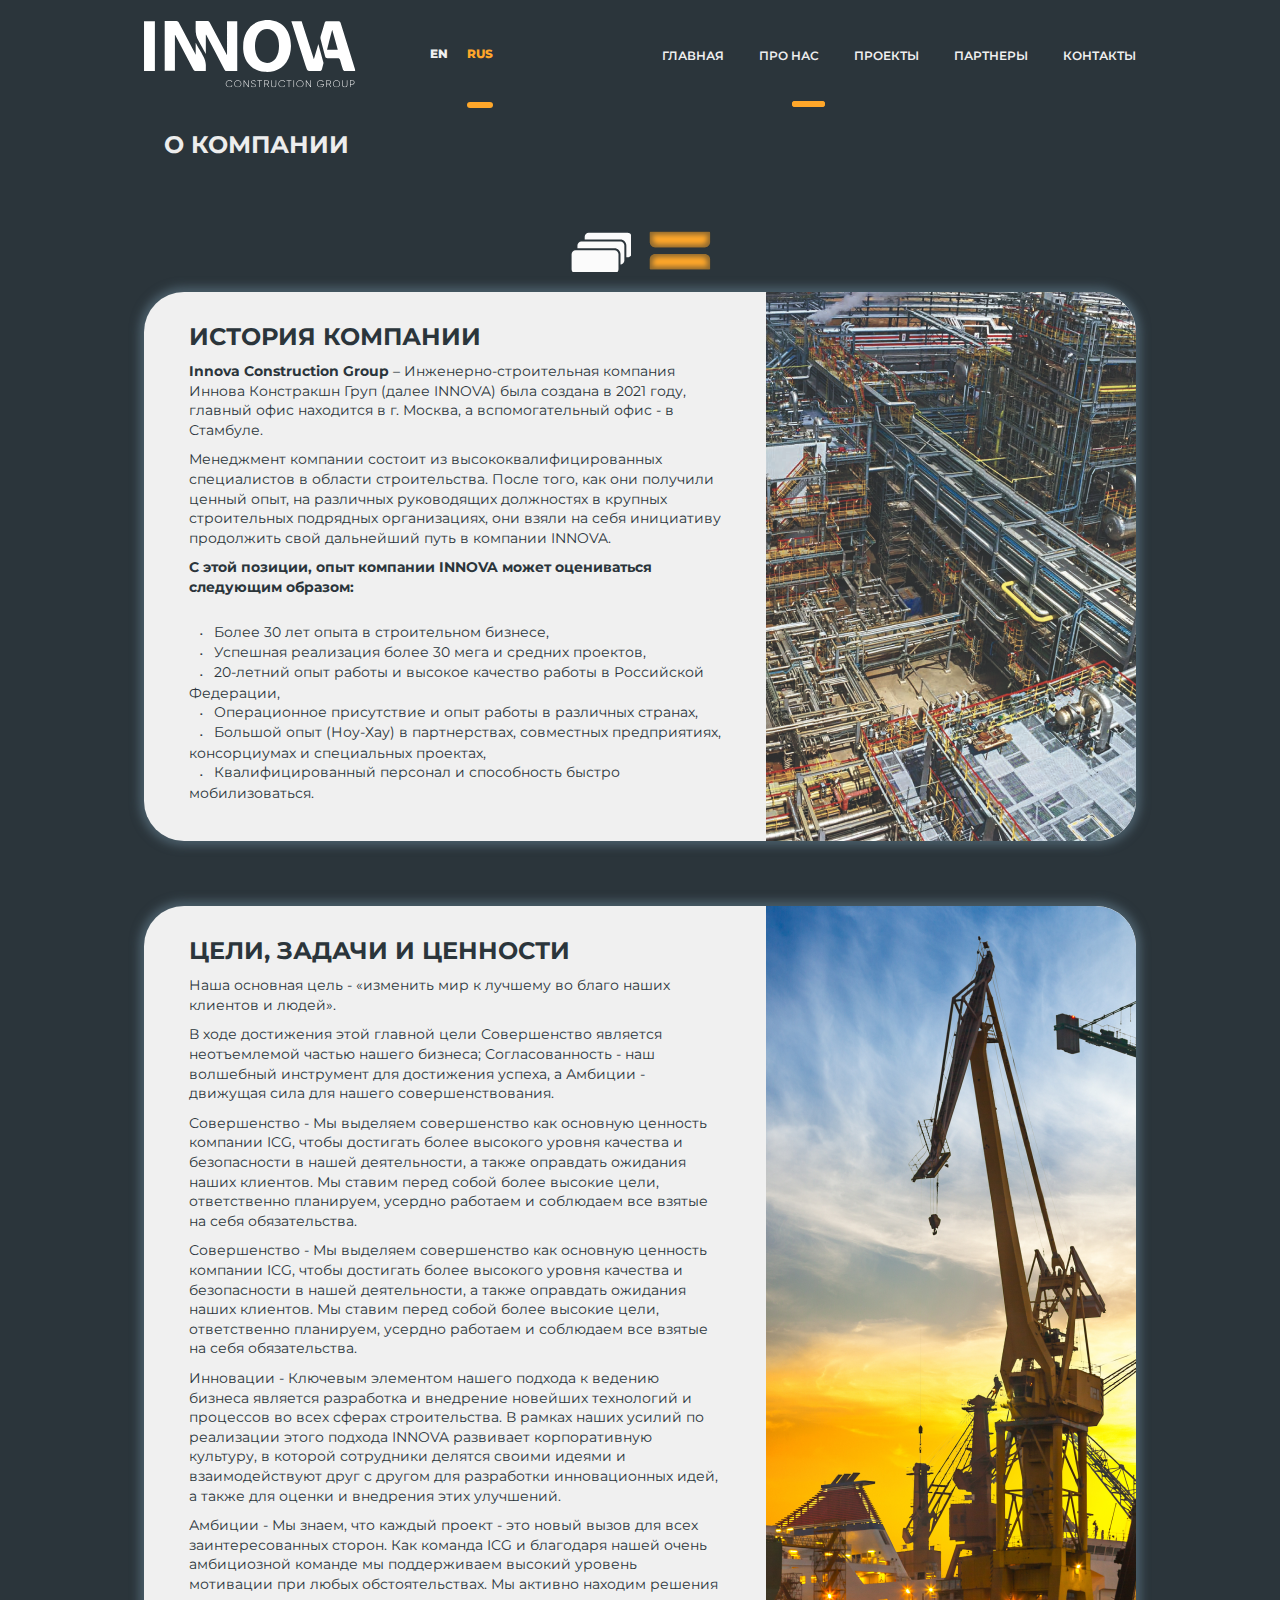
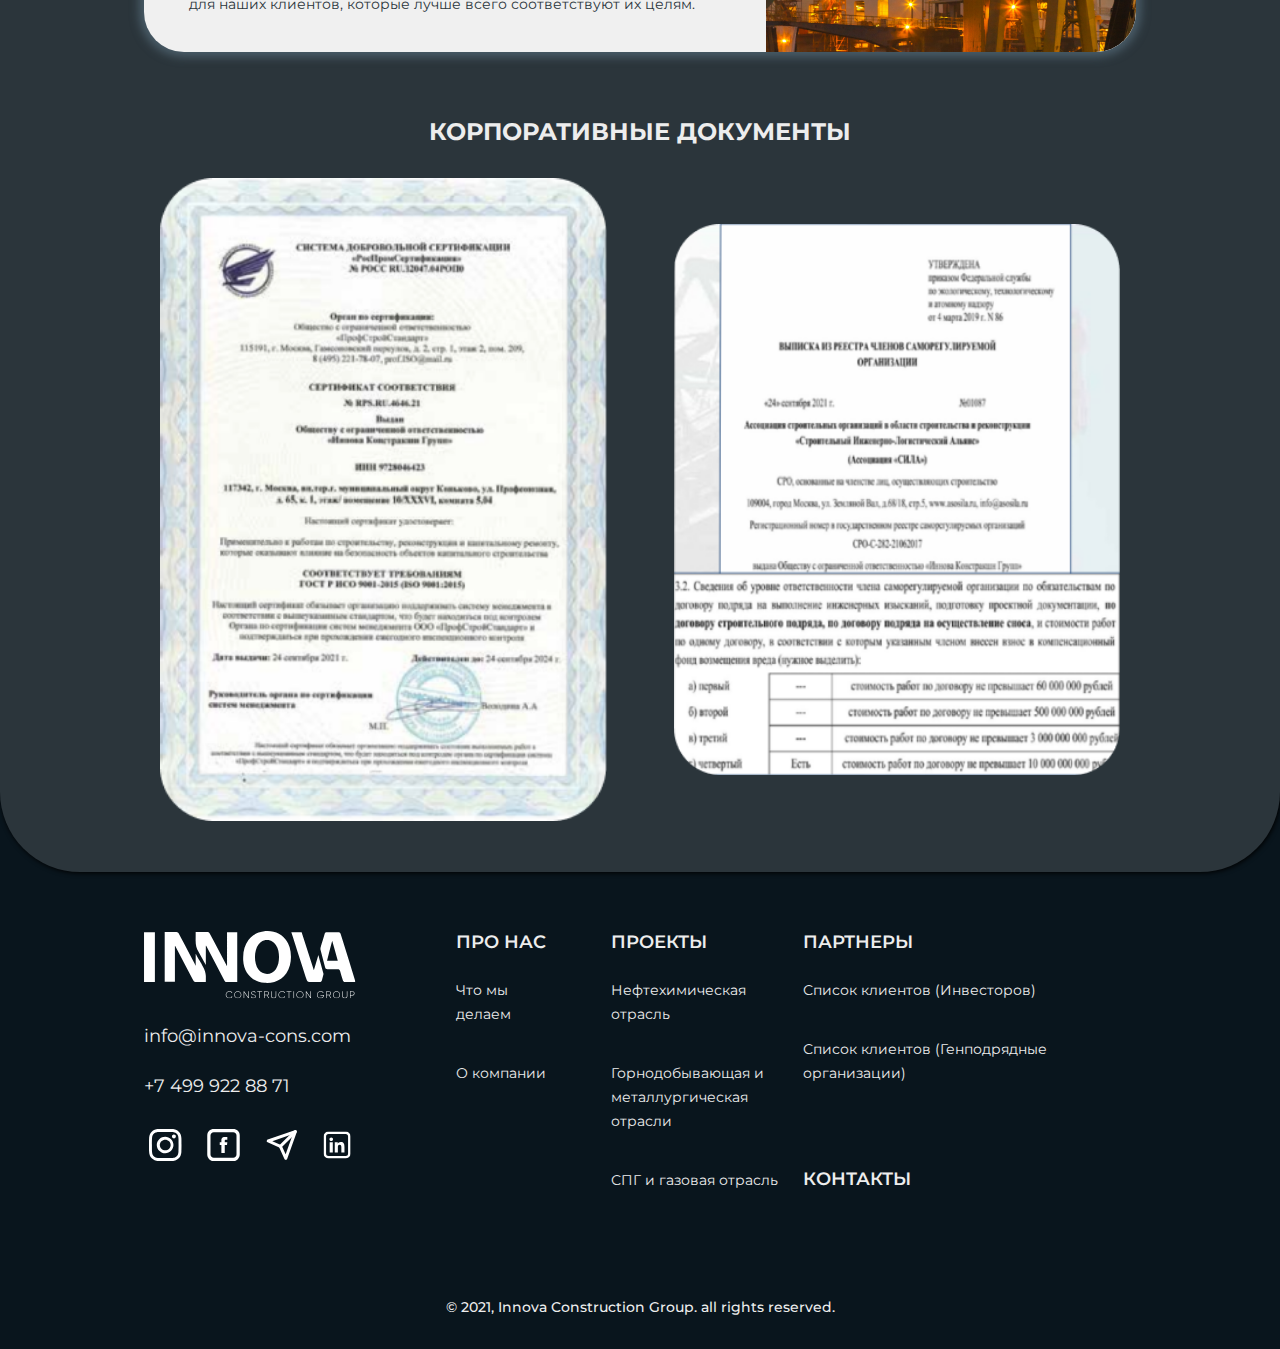
<file: ru/about.html>
<!DOCTYPE html>
<html lang="ru">
<head>
    <meta charset="UTF-8">
    <meta http-equiv="X-UA-Compatible" content="IE=edge">
    <meta name="viewport" content="width=device-width, initial-scale=1.0">
    <link rel="stylesheet" href="/style/main.css">
    <link rel="preconnect" href="https://fonts.googleapis.com">
    <link rel="preconnect" href="https://fonts.gstatic.com" crossorigin>
    <link href="https://fonts.googleapis.com/css2?family=Montserrat:ital,wght@0,100;0,200;0,300;0,400;0,500;0,600;0,700;0,800;0,900;1,100;1,200;1,300;1,400;1,500;1,600;1,700;1,800;1,900&family=Roboto&display=swap" rel="stylesheet">
    <title>Innova</title>
</head>
<body>
    <div class="grey-cover about-cover">
        <header>
            <div class="grid">
                <div class="header-cover">
                    <div class="logo-cover">
                        <a href="/ru/index.html">
                            <img src="/images/logo.svg">
                        </a>
                    </div>
                    <div class="page-language">
                        <div class="english-option menu-option">
                            <a href="/ru/about.html" class="english-text-option">
                                en
                            </a>
                        </div>
                        <div class="russian-option menu-option">
                            <a class="russian-text-option active">
                                rus
                            </a>
                        </div>
                    </div>
                    <div class="header-menu">
                        <a href="/ru/index.html" class="menu menu-option menu-home">
                            Главная
                        </a>
                        <div class="menu menu-about active-about ">
                            <div class="expandable-about">
                                <a href="/ru/activities.html" class="menu-option menu-option-expandable">
                                    Что/как мы делаем
                                </a>
                                <div class="expandable-divider"></div>
                                <div class="menu-option menu-option-expandable">
                                    <a href="/ru/about.html" class="active-sub">
                                        О компании
                                    </a>
                                </div>
                            </div>
                            <span class="active-about">про нас</span>
                        </div>
                        <a class="menu menu-option menu-projects" href="/ru/petrochemical.html">
                            проекты
                        </a>
                        <a class="menu menu-option menu-partners" href="/ru/partners.html">
                            партнеры
                        </a>
                        <div class="menu menu-option menu-contacts">
                            <a href="/ru/index.html#contacts-anchor">контакты</a>
                        </div>
                    </div>
                </div>
            <div id="mobile-menu-cover" class="menu-cover">
                    <button id="mobile-menu-button" class="mobile-menu__button">
                        <img src="/images/menu-icon.svg" class="menu__img"> 
                    </button>
                    <ul id="mobile-menu" class="expandable-mobile-menu hidden-menu">
                        <li class="expandable-menu-logo">
                            <img src="/images/logo.svg">
                        </li>
                        <li class="expandable-menu-item expandable-menu-home">
                            <a href="/ru/index.html">главная</a>
                        </li>
                        <li class="expandable-menu-item expandable-menu-about mobile-menu-active">
                            <a href="/ru/about.html">про нас </a>
                        </li>
                        <li class="expandable-menu-item expandable-menu-projects">
                            <a href="/ru/petrochemical.html">проекты</a>
                        </li>
                        <li class="expandable-menu-item expandable-menu-partners">
                            <a href="/ru/partners.html">партнеры</a>
                        </li>
                        <li class="expandable-menu-item expandable-menu-contacts">
                            <a href="/ru/index.html#contacts-anchor">контакты</a>
                        </li>
                        <li class="expandable-menu-item expandable-menu-language">
                            <a class="eng-language mobile-menu-active">en</a>
                            <a class="ru-language">rus</a>
                        </li>
                    </ul>
                </div>
            </div>
        </header>
        <main>
            <div class="grid">
                <div class="text-header about-page-header">О компании</div>
                <div class="card-view-flex">
                    <div class="card-view-pile">
                        <svg id="card-view-pile" width="62" height="42" fill="#FBFBFB" viewBox="0 0 62 42" xmlns="http://www.w3.org/2000/svg">
                            <path fill-rule="evenodd" clip-rule="evenodd" d="M19.7002 1.75C16.9388 1.75 14.7002 3.98858 14.7002 6.75V15.0168H14.7005V23.2835C14.7005 26.0449 16.9391 28.2835 19.7005 28.2835H58.6051C61.3665 28.2835 63.605 26.0449 63.605 23.2835V15.0167H63.6047V6.75C63.6047 3.98858 61.3661 1.75 58.6047 1.75H19.7002Z" />
                            <path d="M14.7002 15.0168H13.7002V16.0168H14.7002V15.0168ZM14.7005 15.0168H15.7005V14.0168H14.7005V15.0168ZM63.605 15.0167H64.605V14.0167H63.605V15.0167ZM63.6047 15.0167H62.6047V16.0167H63.6047V15.0167ZM15.7002 6.75C15.7002 4.54086 17.4911 2.75 19.7002 2.75V0.75C16.3865 0.75 13.7002 3.43629 13.7002 6.75H15.7002ZM15.7002 15.0168V6.75H13.7002V15.0168H15.7002ZM14.7005 14.0168H14.7002V16.0168H14.7005V14.0168ZM13.7005 15.0168V23.2835H15.7005V15.0168H13.7005ZM13.7005 23.2835C13.7005 26.5972 16.3868 29.2835 19.7005 29.2835V27.2835C17.4914 27.2835 15.7005 25.4926 15.7005 23.2835H13.7005ZM19.7005 29.2835H58.6051V27.2835H19.7005V29.2835ZM58.6051 29.2835C61.9188 29.2835 64.605 26.5972 64.605 23.2835H62.605C62.605 25.4926 60.8142 27.2835 58.6051 27.2835V29.2835ZM64.605 23.2835V15.0167H62.605V23.2835H64.605ZM63.605 14.0167H63.6047V16.0167H63.605V14.0167ZM62.6047 6.75V15.0167H64.6047V6.75H62.6047ZM58.6047 2.75C60.8139 2.75 62.6047 4.54086 62.6047 6.75H64.6047C64.6047 3.43629 61.9184 0.75 58.6047 0.75V2.75ZM19.7002 2.75H58.6047V0.75H19.7002V2.75Z" fill="#2B353B"/>
                            <path fill-rule="evenodd" clip-rule="evenodd" d="M12.4463 10.4854C9.68487 10.4854 7.44629 12.7239 7.44629 15.4854V23.0438H7.44654V30.6021C7.44654 33.3635 9.68512 35.6021 12.4465 35.6021H51.3511C54.1125 35.6021 56.3511 33.3635 56.3511 30.6021V23.0437H56.3508V15.4854C56.3508 12.7239 54.1122 10.4854 51.3508 10.4854H12.4463Z" />
                            <path d="M7.44629 23.0438H6.44629V24.0438H7.44629V23.0438ZM7.44654 23.0438H8.44654V22.0438H7.44654V23.0438ZM56.3511 23.0437H57.3511V22.0437H56.3511V23.0437ZM56.3508 23.0437H55.3508V24.0437H56.3508V23.0437ZM8.44629 15.4854C8.44629 13.2762 10.2372 11.4854 12.4463 11.4854V9.48535C9.13258 9.48535 6.44629 12.1716 6.44629 15.4854H8.44629ZM8.44629 23.0438V15.4854H6.44629V23.0438H8.44629ZM7.44654 22.0438H7.44629V24.0438H7.44654V22.0438ZM6.44654 23.0438V30.6021H8.44654V23.0438H6.44654ZM6.44654 30.6021C6.44654 33.9158 9.13283 36.6021 12.4465 36.6021V34.6021C10.2374 34.6021 8.44654 32.8113 8.44654 30.6021H6.44654ZM12.4465 36.6021H51.3511V34.6021H12.4465V36.6021ZM51.3511 36.6021C54.6648 36.6021 57.3511 33.9158 57.3511 30.6021H55.3511C55.3511 32.8113 53.5602 34.6021 51.3511 34.6021V36.6021ZM57.3511 30.6021V23.0437H55.3511V30.6021H57.3511ZM56.3511 22.0437H56.3508V24.0437H56.3511V22.0437ZM55.3508 15.4854V23.0437H57.3508V15.4854H55.3508ZM51.3508 11.4854C53.5599 11.4854 55.3508 13.2762 55.3508 15.4854H57.3508C57.3508 12.1716 54.6645 9.48535 51.3508 9.48535V11.4854ZM12.4463 11.4854H51.3508V9.48535H12.4463V11.4854Z" fill="#2B353B"/>
                            <path fill-rule="evenodd" clip-rule="evenodd" d="M6.5957 19.2202C3.83428 19.2202 1.5957 21.4588 1.5957 24.2202V31.7787H1.59589V39.337C1.59589 42.0984 3.83446 44.337 6.59589 44.337H45.5004C48.2618 44.337 50.5004 42.0984 50.5004 39.337V31.7786H50.5002V24.2202C50.5002 21.4588 48.2616 19.2202 45.5002 19.2202H6.5957Z" />
                            <path d="M1.5957 31.7787H0.595703V32.7787H1.5957V31.7787ZM1.59589 31.7787H2.59589V30.7787H1.59589V31.7787ZM50.5004 31.7786H51.5004V30.7786H50.5004V31.7786ZM50.5002 31.7786H49.5002V32.7786H50.5002V31.7786ZM2.5957 24.2202C2.5957 22.0111 4.38656 20.2202 6.5957 20.2202V18.2202C3.28199 18.2202 0.595703 20.9065 0.595703 24.2202H2.5957ZM2.5957 31.7787V24.2202H0.595703V31.7787H2.5957ZM1.59589 30.7787H1.5957V32.7787H1.59589V30.7787ZM0.595885 31.7787V39.337H2.59589V31.7787H0.595885ZM0.595885 39.337C0.595885 42.6507 3.28218 45.337 6.59589 45.337V43.337C4.38675 43.337 2.59589 41.5462 2.59589 39.337H0.595885ZM6.59589 45.337H45.5004V43.337H6.59589V45.337ZM45.5004 45.337C48.8141 45.337 51.5004 42.6507 51.5004 39.337H49.5004C49.5004 41.5462 47.7095 43.337 45.5004 43.337V45.337ZM51.5004 39.337V31.7786H49.5004V39.337H51.5004ZM50.5004 30.7786H50.5002V32.7786H50.5004V30.7786ZM49.5002 24.2202V31.7786H51.5002V24.2202H49.5002ZM45.5002 20.2202C47.7094 20.2202 49.5002 22.0111 49.5002 24.2202H51.5002C51.5002 20.9065 48.8139 18.2202 45.5002 18.2202V20.2202ZM6.5957 20.2202H45.5002V18.2202H6.5957V20.2202Z" fill="#2B353B"/>
                        </svg>      
                    </div>
                    <div class="card-view-blocks">
                        <svg id="card-view-blocks" width="56" height="35" fill="#FFA72A"  viewBox="0 0 58 36"  xmlns="http://www.w3.org/2000/svg">
                            <g filter="url(#filter0_i_433_1653)">
                            <path d="M0.638672 25.771C0.638672 23.0096 2.87725 20.771 5.63867 20.771H52.2139C54.9753 20.771 57.2139 23.0096 57.2139 25.771V34.4171C57.2139 34.9694 56.7662 35.4171 56.2139 35.4171H1.63867C1.08639 35.4171 0.638672 34.9694 0.638672 34.4171V25.771Z"/>
                            <path d="M0.638672 9.646C0.638672 12.4074 2.87725 14.646 5.63867 14.646H52.2139C54.9753 14.646 57.2139 12.4074 57.2139 9.646V0.999855C57.2139 0.44757 56.7662 -0.000144958 56.2139 -0.000144958H1.63867C1.08639 -0.000144958 0.638672 0.447571 0.638672 0.999855V9.646Z"/>
                            </g>
                            <defs>
                            <filter id="filter0_i_433_1653" x="0.638672" y="0" width="56.5752" height="35.417" filterUnits="userSpaceOnUse" color-interpolation-filters="sRGB">
                            <feFlood flood-opacity="0" result="BackgroundImageFix"/>
                            <feBlend mode="normal" in="SourceGraphic" in2="BackgroundImageFix" result="shape"/>
                            <feColorMatrix in="SourceAlpha" type="matrix" values="0 0 0 0 0 0 0 0 0 0 0 0 0 0 0 0 0 0 127 0" result="hardAlpha"/>
                            <feMorphology radius="3" operator="erode" in="SourceAlpha" result="effect1_innerShadow_433_1653"/>
                            <feOffset/>
                            <feGaussianBlur stdDeviation="2.5"/>
                            <feComposite in2="hardAlpha" operator="arithmetic" k2="-1" k3="1"/>
                            <feColorMatrix type="matrix" values="0 0 0 0 0.133333 0 0 0 0 0.172549 0 0 0 0 0.196078 0 0 0 0.5 0"/>
                            <feBlend mode="normal" in2="shape" result="effect1_innerShadow_433_1653"/>
                            </filter>
                            </defs>
                        </svg>     
                    </div>
                </div>
                <div id="cards" class="cards blocks-cards">
                    <div class="card card-main-first">
                        <div class="card-text">
                            <div class="text-header">История компании</div>
                            <div class="card-text-standart">
                                <span>Innova Construction Group</span> – Инженерно-строительная компания Иннова Констракшн Груп (далее INNOVA) была создана в 2021 году, главный офис находится в г. Москва, а вспомогательный офис - в Стамбуле.
                            </div>
                            <div class="card-text-standart">
                                Менеджмент компании состоит из высококвалифицированных специалистов в области строительства. После того, как они получили ценный опыт, на  различных руководящих должностях в крупных строительных подрядных организациях, они взяли на себя инициативу продолжить свой дальнейший путь в компании INNOVA.
                            </div>
                            <div class="card-text-standart list-header">
                                С этой позиции, опыт компании INNOVA может оцениваться следующим образом:
                            </div>
                            <ul class="card-text-list ">
                                <li>Более 30 лет опыта в строительном бизнесе,</li>
                                <li>Успешная реализация более 30 мега и средних проектов,</li>
                                <li>20-летний опыт работы и высокое качество работы в Российской Федерации,</li>
                                <li>Операционное присутствие и опыт работы в различных странах,</li>
                                <li>Большой опыт (Ноу-Хау) в партнерствах, совместных предприятиях, консорциумах и специальных проектах,</li>
                                <li>Квалифицированный персонал и способность быстро мобилизоваться.</li>
                            </ul>
                        </div>
                        <div class="card-image card-image-right card-image-first">
    
                        </div>
                    </div>
                    <div class="card card-about-page-nineth">
                        <div class="card-text">
                            <div class="text-header">Цели, Задачи и Ценности</div>
                            <div class="card-text-standart">
                                Наша основная цель - «изменить мир к лучшему во благо наших клиентов и людей». 
                            </div>
                            <div class="card-text-standart">
                                В ходе достижения этой главной цели Совершенство является неотъемлемой частью нашего бизнеса; Согласованность - наш волшебный инструмент для достижения успеха, а Амбиции - движущая сила для нашего совершенствования.
                            </div>
                            <div class="card-text-standart">
                                Совершенство - Мы выделяем совершенство как основную ценность компании ICG, чтобы достигать более высокого уровня качества и безопасности в нашей деятельности, а также оправдать ожидания наших клиентов. Мы ставим перед собой более высокие цели, ответственно планируем, усердно работаем и соблюдаем все взятые на себя обязательства.
                            </div>
                            <div class="card-text-standart">
                                Совершенство - Мы выделяем совершенство как основную ценность компании ICG, чтобы достигать более высокого уровня качества и безопасности в нашей деятельности, а также оправдать ожидания наших клиентов. Мы ставим перед собой более высокие цели, ответственно планируем, усердно работаем и соблюдаем все взятые на себя обязательства.
                            </div>
                            <div class="card-text-standart">
                                Инновации - Ключевым элементом нашего подхода к ведению бизнеса является разработка и внедрение новейших технологий и процессов во всех сферах строительства. В рамках наших усилий по реализации этого подхода INNOVA развивает корпоративную культуру, в которой сотрудники делятся своими идеями и взаимодействуют друг с другом для разработки инновационных идей, а также для оценки и внедрения этих улучшений.
                            </div>
                            <div class="card-text-standart">
                                Амбиции - Мы знаем, что каждый проект - это новый вызов для всех заинтересованных сторон. Как команда ICG и благодаря нашей очень амбициозной команде мы поддерживаем высокий уровень мотивации при любых обстоятельствах. Мы активно находим решения для наших клиентов, которые лучше всего соответствуют их целям. 
                            </div>
                            
                        </div>
                        <div class="card-image card-image-right card-image-eleventh"></div>
                    </div>
                </div>
                <div class="text-header about-page-meta-header">Корпоративные документы</div>
                <div class="documents-block">
                    <img class="first-document" src="/images/first-document.png">
                    <div class="empty-document-space"></div>
                    <img class="second-document" src="/images/second-document.png">
                </div>
            </div>
        </main>
    </div>
    <footer>
        <div class="grid">
            <div class="footer-main-block">
                <div class="footer-first-column">
                    <div id="footer-logo">
                        <a href="/ru/index.html">
                            <img class="footer-logo" src="/images/logo.svg">
                        </a>
                    </div>
                    <div class="footer-mail">info@innova-cons.com</div>
                    <div class="footer-phone">+7 499 922 88 71</div>
                    <div class="footer-social-icons">
                        <div class="ig-icon contacts-icon">
                            <a>
                                <a href="https://www.instagram.com/innova_construction_group/">
                                            <img src="/images/ig-icon.svg">
                                        </a>
                            </a>
                        </div>
                        <div class="fb-icon contacts-icon">
                            <a>
                                <img src="/images/fb-icon.svg">
                            </a>
                        </div>
                        <div class="tg-icon contacts-icon">
                            <a>
                                <img src="/images/tg-icon.svg">
                            </a>
                        </div>                       
                        <div class="ln-icon contacts-icon">
                            <a href="https://www.linkedin.com/company/innova-construction-group/">
                                <img src="/images/ln-icon.svg">
                            </a>
                        </div>                      
                    </div>
                </div>
                <div class="footer-second-column">
                    <div class="footer-column-header">
                        <a href="/ru/about.html">
                           про нас
                        </a>
                    </div>
                    <div class="footer-column-text">
                        <a href="/ru/activities.html">
                            Что мы делаем
                        </a>
                    </div>
                    <div class="footer-column-text">
                        <a href="/ru/about.html">
                            О компании
                        </a>
                    </div>
                </div>
                <div class="footer-third-column">
                    <div class="footer-column-header">
                        <a href="/ru/petrochemical.html">
                            Проекты
                        </a>
                    </div>
                    <div class="footer-column-text">
                        <a href="/ru/petrochemical.html">
                            Нефтехимическая отрасль
                        </a>
                    </div>
                    <div class="footer-column-text">
                        <a href="/ru/mining.html">
                            Горнодобывающая и<br class="footer-br"> металлургическая отрасли
                        </a>
                    </div>
                    <div class="footer-column-text">
                        <a href="/ru/gas.html">
                            СПГ и газовая отрасль
                        </a>
                    </div>
                </div>
                <div class="footer-fourth-column">
                    <div class="footer-column-header">
                        <a href="/ru/partners.html">
                            Партнеры
                        </a>
                    </div>
                    <div class="footer-column-text">
                        <a href="/ru/partners.html#investors">
                            Список клиентов (Инвесторов)
                        </a>
                    </div>
                    <div class="footer-column-text">
                        <a href="/ru/partners.html#epc">
                            Список клиентов (Генподрядные организации)
                        </a>
                    </div><br><br>
                    <div id="footer-contacts" class="footer-column-header">
                        <a href="/ru/index.html#contacts-anchor">
                            Контакты
                        </a>
                    </div>
                </div>
                <div class="footer-fifth-column">
                    <a class="back-button-cover" href="#">
                        <div class="back-arrow-text">Наверх</div>
                        <img class="back-arrow" src="/images/footer-arrow.svg">
                    </a>
                    <div id="mobile-icons" class="footer-social-icons">
                        <div class="ig-icon contacts-icon">
                            <a>
                                <a href="https://www.instagram.com/innova_construction_group/">
                                    <img src="/images/ig-icon.svg">
                                </a>
                            </a>
                        </div>
                        <div class="fb-icon contacts-icon">
                            <a>
                                <img src="/images/fb-icon.svg">
                            </a>
                        </div>
                        <div class="tg-icon contacts-icon">
                            <a>
                                <img src="/images/tg-icon.svg">
                            </a>
                        </div>                       
                        <div class="ln-icon contacts-icon">
                            <a href="https://www.linkedin.com/company/innova-construction-group/">
                                <img src="/images/ln-icon.svg">
                            </a>
                        </div>                      
                    </div>
                </div>
            </div>
            <div class="footer-legal-mark">© 2021, Innova Construction Group. all rights reserved.</div>
        </div>  
    </footer>
</body>
<script src="/js/index.js"></script>
</html>
</file>
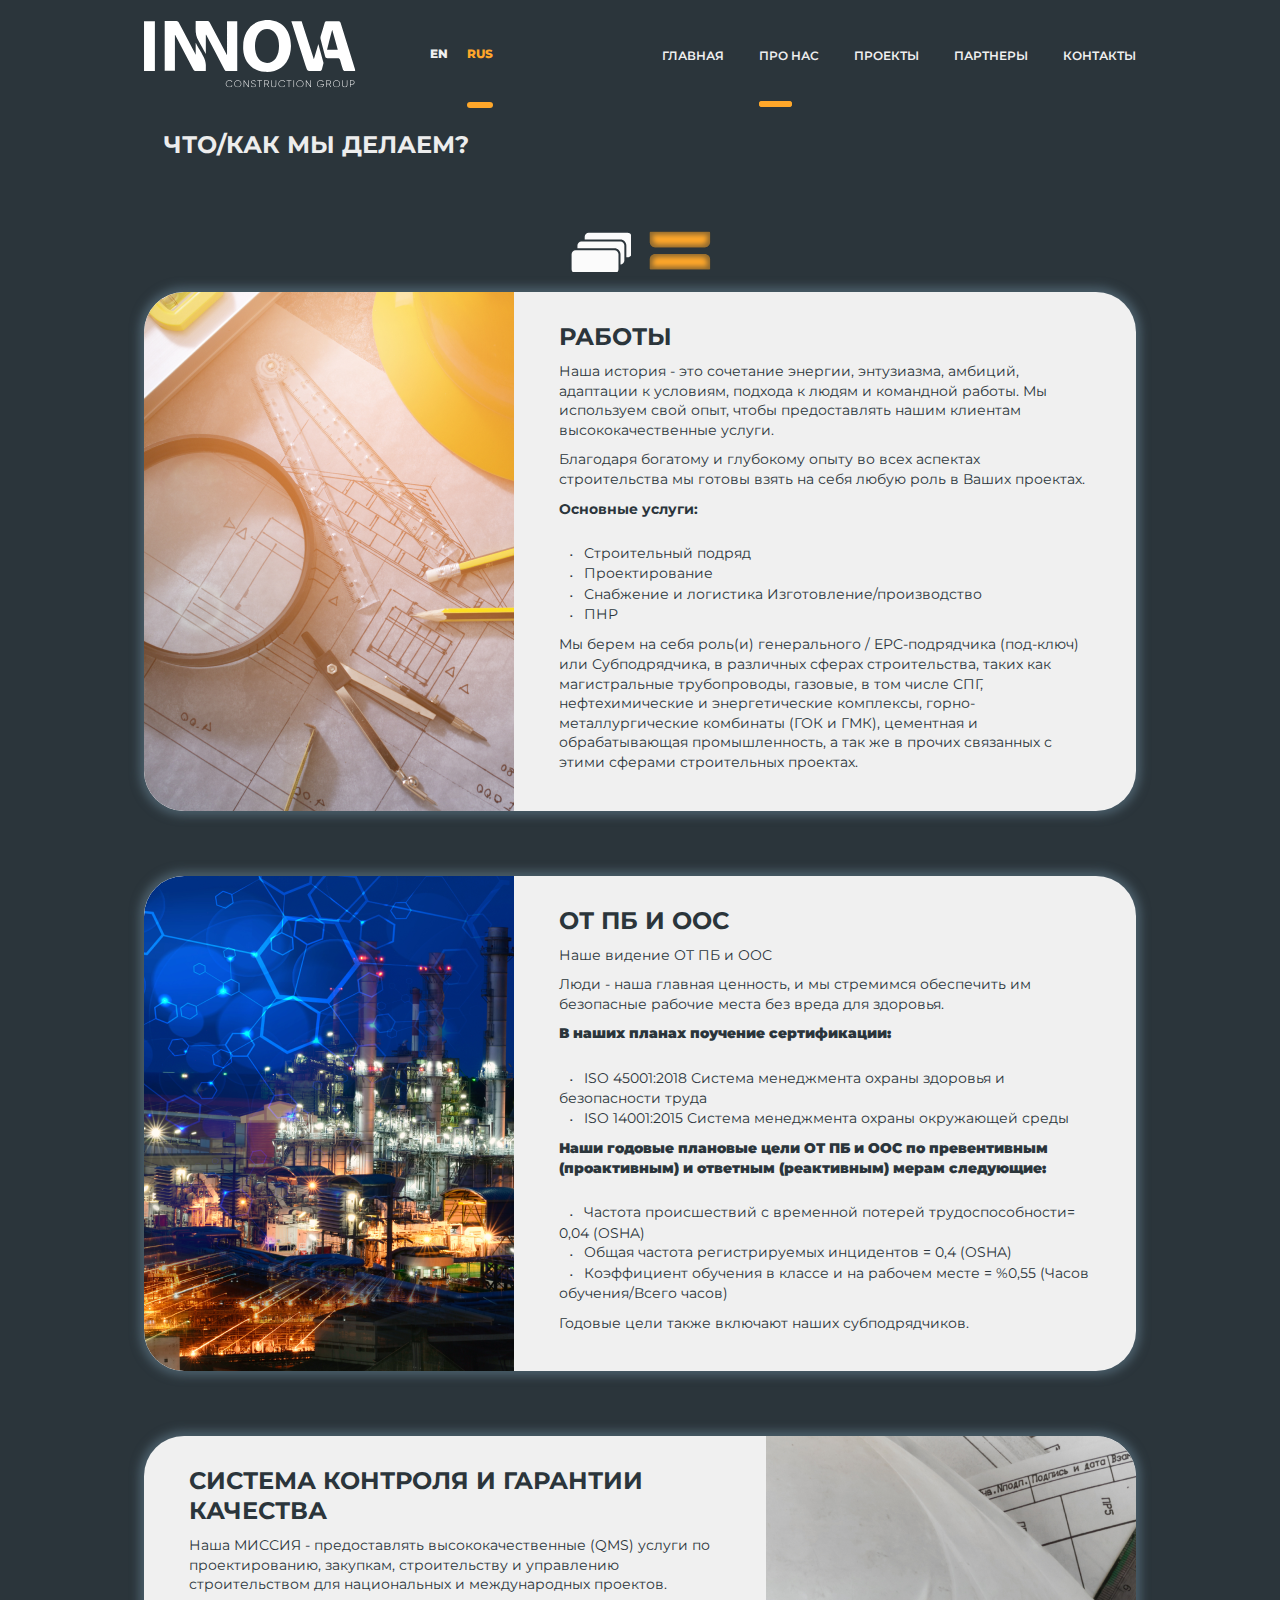
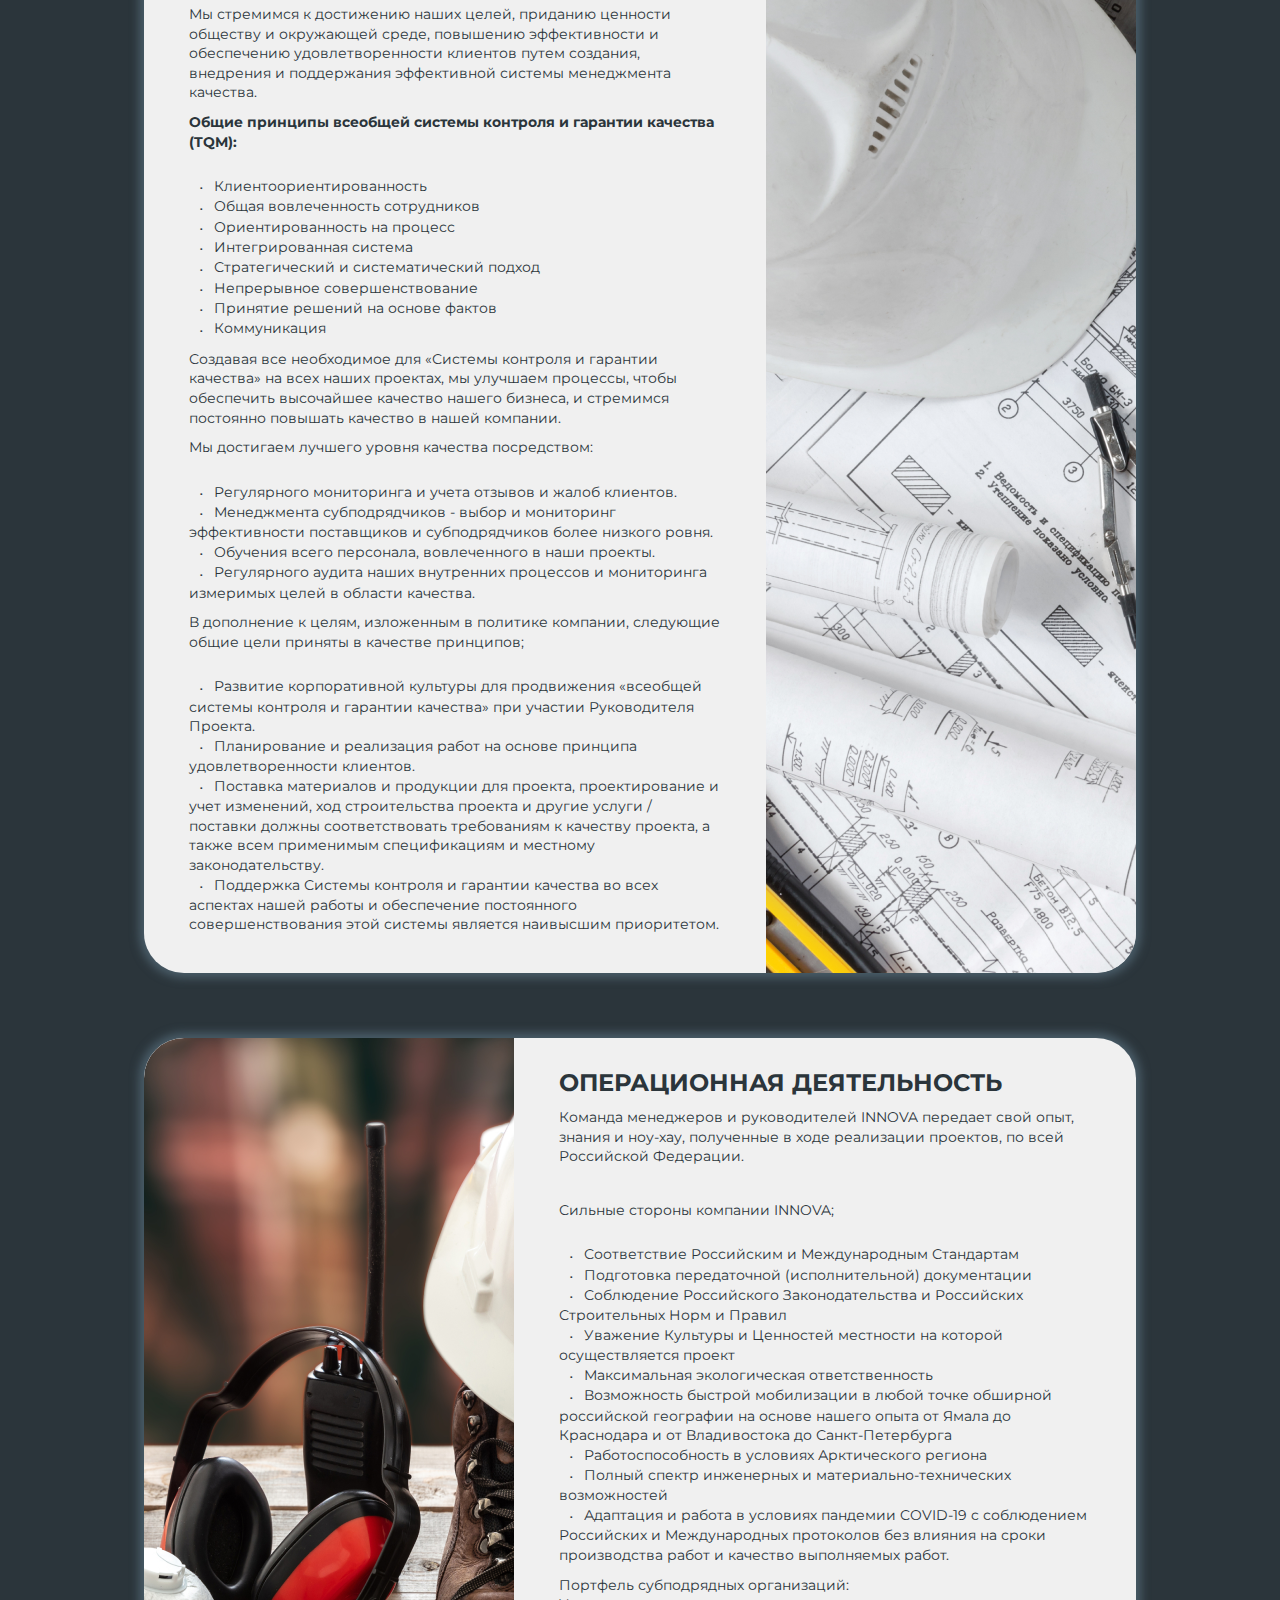
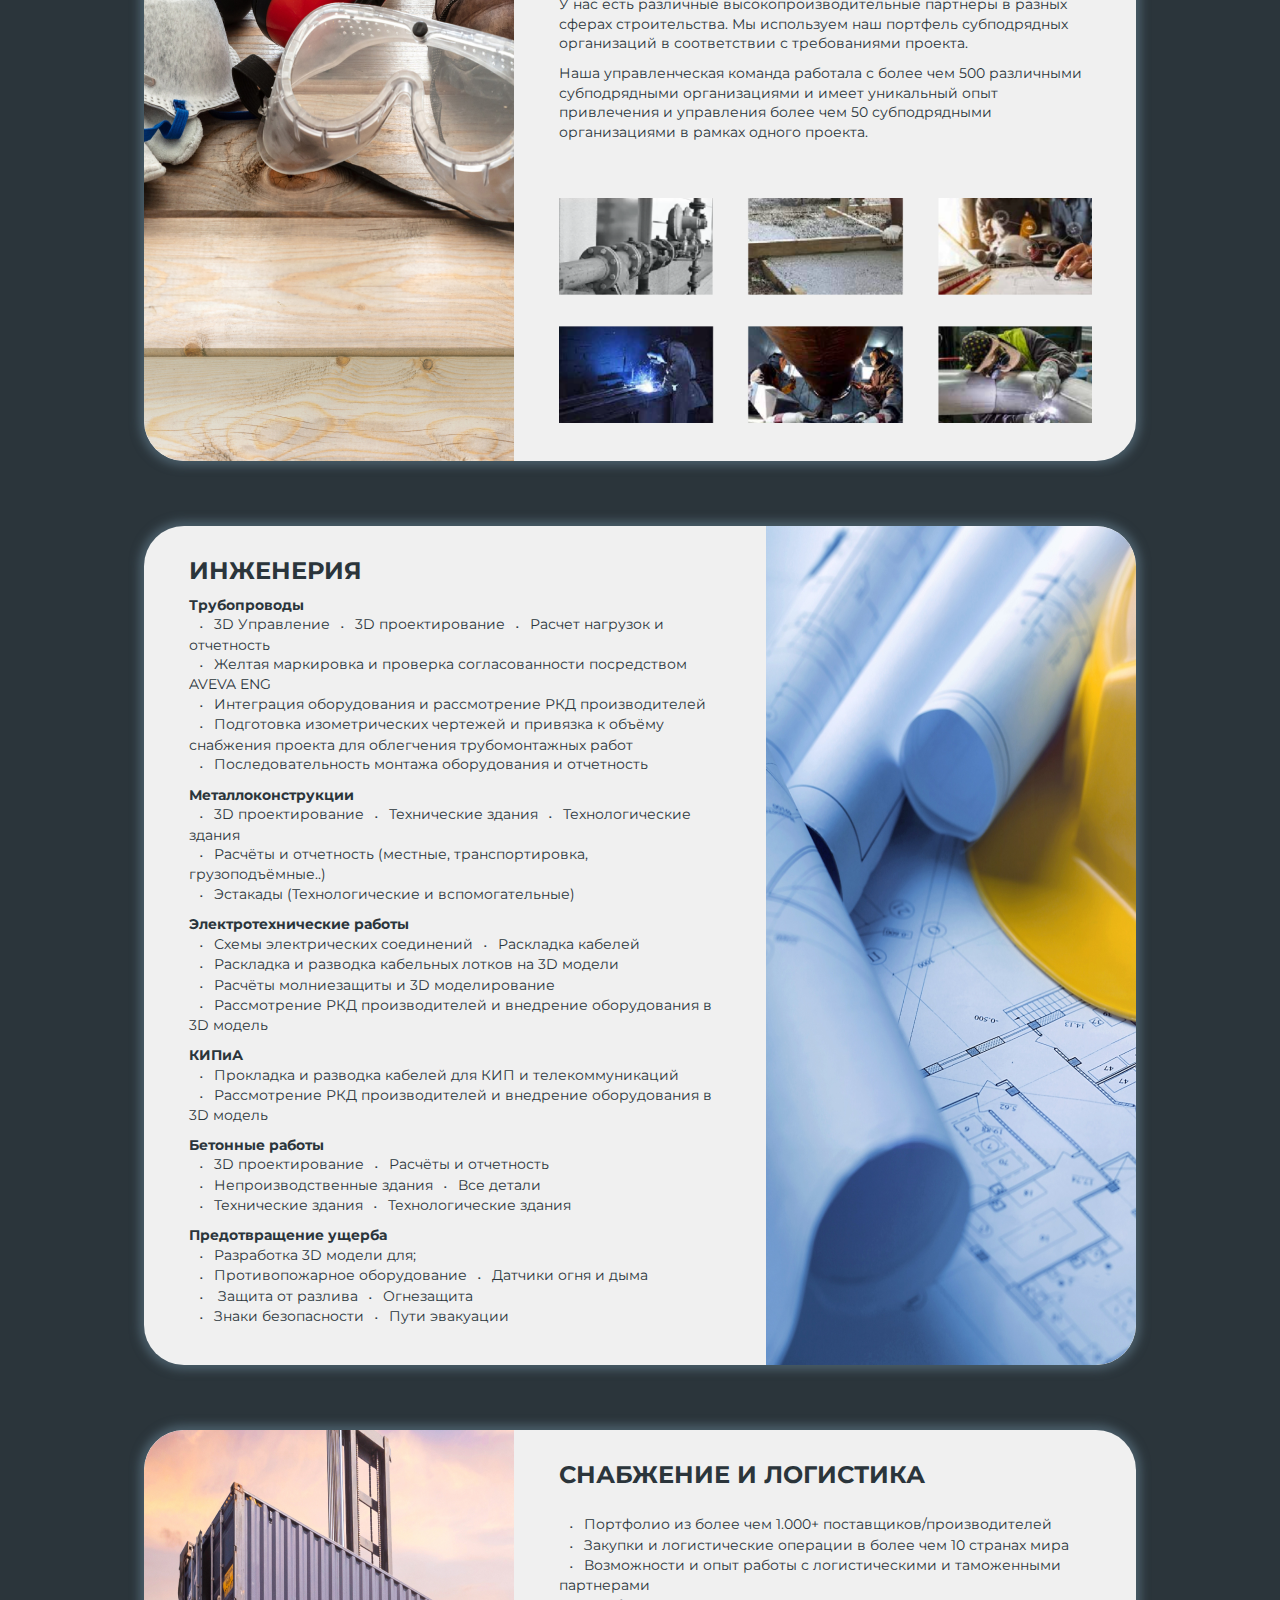
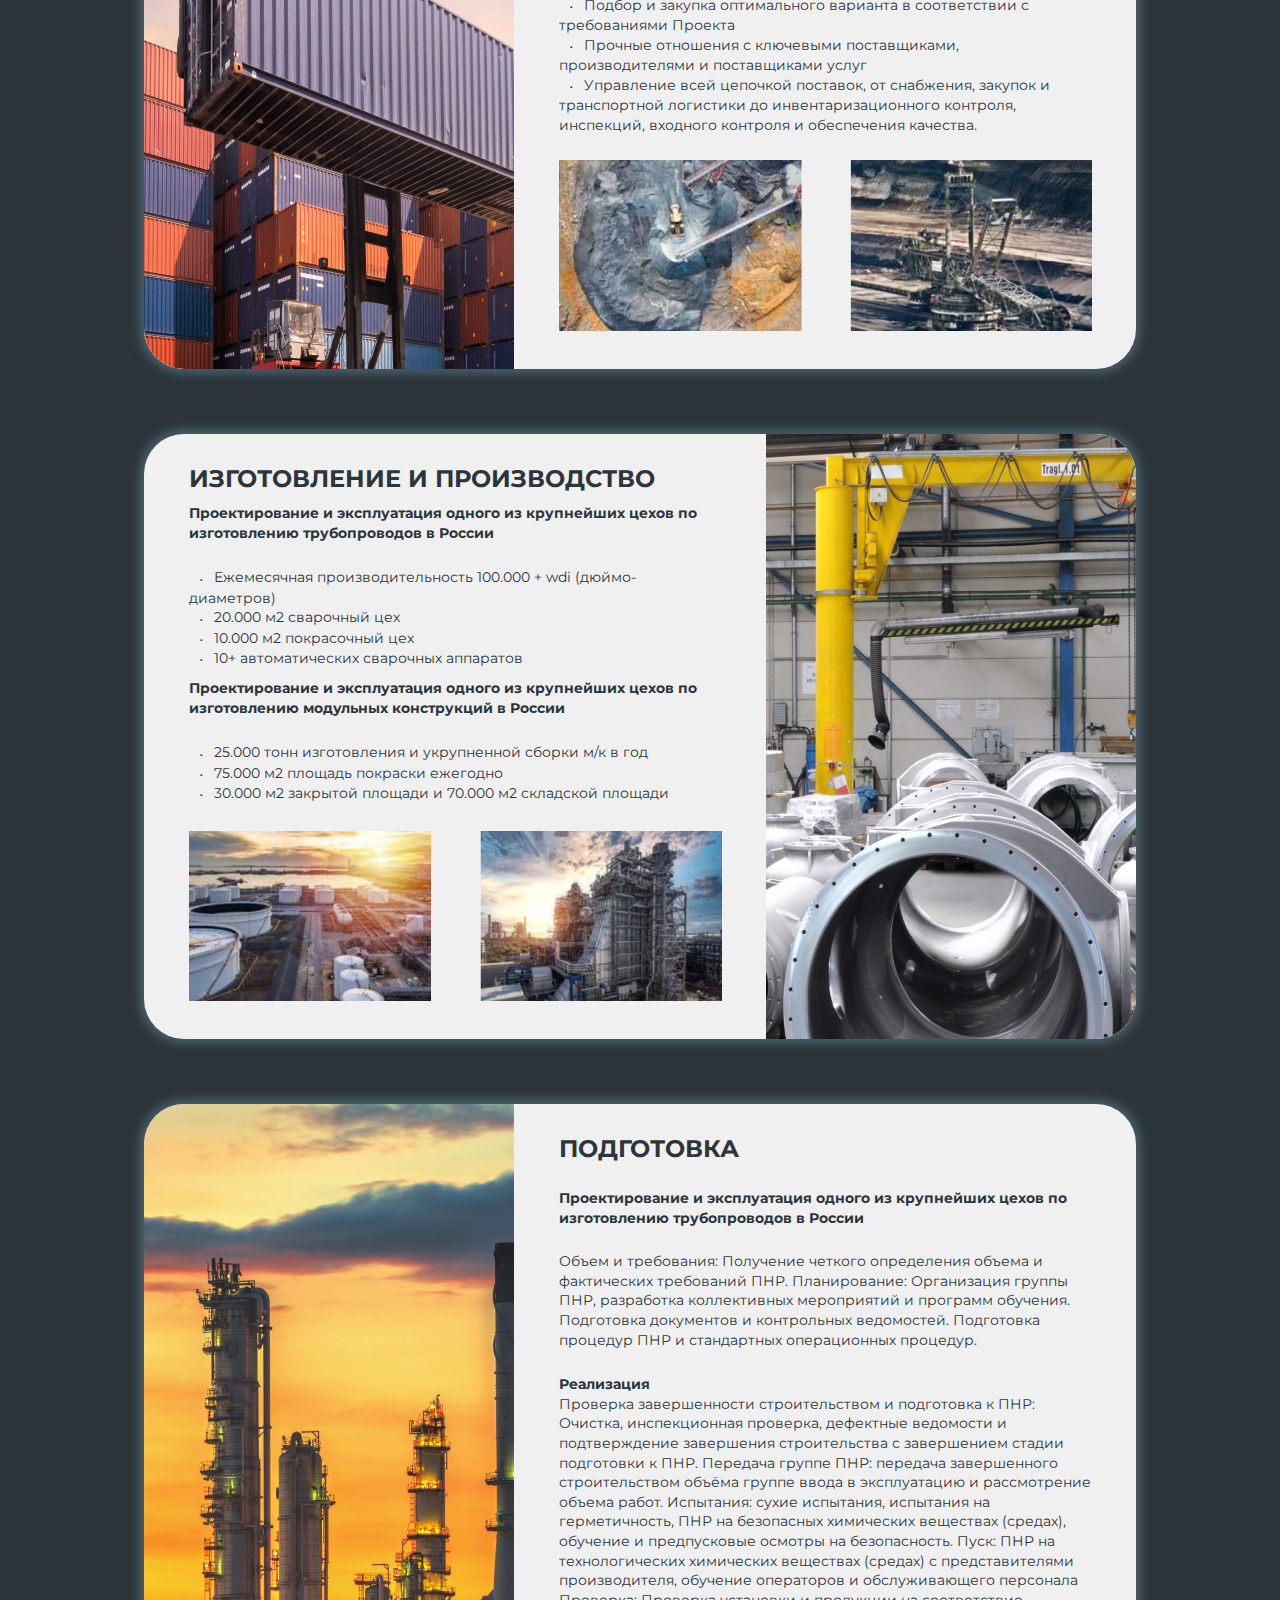
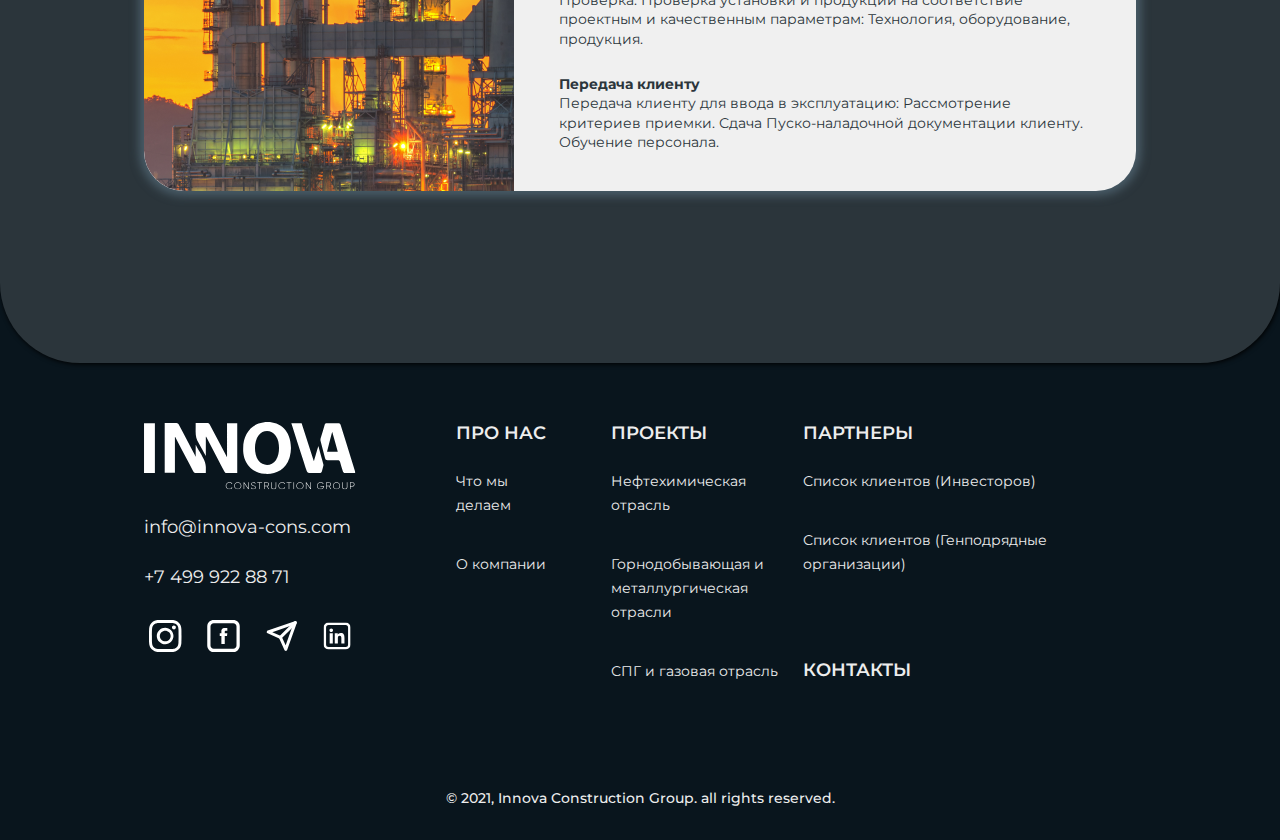
<file: ru/activities.html>
<!DOCTYPE html>
<html lang="ru">
<head>
    <meta charset="UTF-8">
    <meta http-equiv="X-UA-Compatible" content="IE=edge">
    <meta name="viewport" content="width=device-width, initial-scale=1.0">
    <link rel="stylesheet" href="/style/main.css">
    <link rel="preconnect" href="https://fonts.googleapis.com">
    <link rel="preconnect" href="https://fonts.gstatic.com" crossorigin>
    <link href="https://fonts.googleapis.com/css2?family=Montserrat:ital,wght@0,100;0,200;0,300;0,400;0,500;0,600;0,700;0,800;0,900;1,100;1,200;1,300;1,400;1,500;1,600;1,700;1,800;1,900&family=Roboto&display=swap" rel="stylesheet">
    <title>Innova</title>
</head>
<body>
    <div class="grey-cover">
        <header>
            <div class="grid">
                <div class="header-cover">
                    <div class="logo-cover">
                        <a href="/ru/index.html">
                            <img src="/images/logo.svg">
                        </a>
                    </div>
                    <div class="page-language">
                        <div class="english-option menu-option">
                            <a href="/eng/activities.html" class="english-text-option">
                                en
                            </a>
                        </div>
                        <div class="russian-option menu-option">
                            <a class="russian-text-option active">
                                rus
                            </a>
                        </div>
                    </div>
                    <div class="header-menu">
                        <a href="/ru/index.html" class="menu menu-option menu-home">
                            Главная
                        </a>
                        <div class="menu menu-about active-activities">
                            <div class="expandable-about">
                                <div class="menu-option menu-option-expandable">
                                    <a href="/ru/activities.html"  class="active-sub">
                                        Что/как мы делаем
                                    </a>
                                </div>
                                <div class="expandable-divider"></div>
                                <div class="menu-option menu-option-expandable">
                                    <a href="/ru/about.html">
                                        О компании
                                    </a>
                                </div>
                            </div>
                            <span class="active-activities">про нас</span>
                        </div>
                        <a class="menu menu-option menu-projects" href="/ru/petrochemical.html">
                            проекты
                        </a>
                        <a class="menu menu-option menu-partners" href="/ru/partners.html">
                            партнеры
                        </a>
                        <div class="menu menu-option menu-contacts">
                            <a href="/ru/index.html#contacts-anchor">контакты</a>
                        </div>
                    </div>
                </div>
            <div id="mobile-menu-cover" class="menu-cover">
                    <button id="mobile-menu-button" class="mobile-menu__button">
                        <img src="/images/menu-icon.svg" class="menu__img"> 
                    </button>
                    <ul id="mobile-menu" class="expandable-mobile-menu hidden-menu">
                        <li class="expandable-menu-logo">
                            <img src="/images/logo.svg">
                        </li>
                        <li class="expandable-menu-item expandable-menu-home">
                            <a href="/ru/index.html">главная</a>
                        </li>
                        <li class="expandable-menu-item expandable-menu-about">
                            <a href="/ru/about.html">про нас</a>
                        </li>
                        <li class="expandable-menu-item expandable-menu-projects">
                            <a href="/ru/petrochemical.html">проекты</a>
                        </li>
                        <li class="expandable-menu-item expandable-menu-partners">
                            <a href="/ru/partners.html">партнеры</a>
                        </li>
                        <li class="expandable-menu-item expandable-menu-contacts">
                            <a href="/ru/index.html#contacts-anchor">контакты</a>
                        </li>
                        <li class="expandable-menu-item expandable-menu-language">
                            <a class="ru-language mobile-menu-active">en</a>
                            <a class="ru-language">rus</a>
                        </li>
                    </ul>
                </div>
            </div>
        </header>
        <main>
            <div class="grid">
                <div class="text-header about-page-header">Что/Как мы делаем?</div>
                <div class="card-view-flex">
                    <div class="card-view-pile">
                        <svg id="card-view-pile" width="62" height="42" fill="#FBFBFB" viewBox="0 0 62 42" xmlns="http://www.w3.org/2000/svg">
                            <path fill-rule="evenodd" clip-rule="evenodd" d="M19.7002 1.75C16.9388 1.75 14.7002 3.98858 14.7002 6.75V15.0168H14.7005V23.2835C14.7005 26.0449 16.9391 28.2835 19.7005 28.2835H58.6051C61.3665 28.2835 63.605 26.0449 63.605 23.2835V15.0167H63.6047V6.75C63.6047 3.98858 61.3661 1.75 58.6047 1.75H19.7002Z" />
                            <path d="M14.7002 15.0168H13.7002V16.0168H14.7002V15.0168ZM14.7005 15.0168H15.7005V14.0168H14.7005V15.0168ZM63.605 15.0167H64.605V14.0167H63.605V15.0167ZM63.6047 15.0167H62.6047V16.0167H63.6047V15.0167ZM15.7002 6.75C15.7002 4.54086 17.4911 2.75 19.7002 2.75V0.75C16.3865 0.75 13.7002 3.43629 13.7002 6.75H15.7002ZM15.7002 15.0168V6.75H13.7002V15.0168H15.7002ZM14.7005 14.0168H14.7002V16.0168H14.7005V14.0168ZM13.7005 15.0168V23.2835H15.7005V15.0168H13.7005ZM13.7005 23.2835C13.7005 26.5972 16.3868 29.2835 19.7005 29.2835V27.2835C17.4914 27.2835 15.7005 25.4926 15.7005 23.2835H13.7005ZM19.7005 29.2835H58.6051V27.2835H19.7005V29.2835ZM58.6051 29.2835C61.9188 29.2835 64.605 26.5972 64.605 23.2835H62.605C62.605 25.4926 60.8142 27.2835 58.6051 27.2835V29.2835ZM64.605 23.2835V15.0167H62.605V23.2835H64.605ZM63.605 14.0167H63.6047V16.0167H63.605V14.0167ZM62.6047 6.75V15.0167H64.6047V6.75H62.6047ZM58.6047 2.75C60.8139 2.75 62.6047 4.54086 62.6047 6.75H64.6047C64.6047 3.43629 61.9184 0.75 58.6047 0.75V2.75ZM19.7002 2.75H58.6047V0.75H19.7002V2.75Z" fill="#2B353B"/>
                            <path fill-rule="evenodd" clip-rule="evenodd" d="M12.4463 10.4854C9.68487 10.4854 7.44629 12.7239 7.44629 15.4854V23.0438H7.44654V30.6021C7.44654 33.3635 9.68512 35.6021 12.4465 35.6021H51.3511C54.1125 35.6021 56.3511 33.3635 56.3511 30.6021V23.0437H56.3508V15.4854C56.3508 12.7239 54.1122 10.4854 51.3508 10.4854H12.4463Z" />
                            <path d="M7.44629 23.0438H6.44629V24.0438H7.44629V23.0438ZM7.44654 23.0438H8.44654V22.0438H7.44654V23.0438ZM56.3511 23.0437H57.3511V22.0437H56.3511V23.0437ZM56.3508 23.0437H55.3508V24.0437H56.3508V23.0437ZM8.44629 15.4854C8.44629 13.2762 10.2372 11.4854 12.4463 11.4854V9.48535C9.13258 9.48535 6.44629 12.1716 6.44629 15.4854H8.44629ZM8.44629 23.0438V15.4854H6.44629V23.0438H8.44629ZM7.44654 22.0438H7.44629V24.0438H7.44654V22.0438ZM6.44654 23.0438V30.6021H8.44654V23.0438H6.44654ZM6.44654 30.6021C6.44654 33.9158 9.13283 36.6021 12.4465 36.6021V34.6021C10.2374 34.6021 8.44654 32.8113 8.44654 30.6021H6.44654ZM12.4465 36.6021H51.3511V34.6021H12.4465V36.6021ZM51.3511 36.6021C54.6648 36.6021 57.3511 33.9158 57.3511 30.6021H55.3511C55.3511 32.8113 53.5602 34.6021 51.3511 34.6021V36.6021ZM57.3511 30.6021V23.0437H55.3511V30.6021H57.3511ZM56.3511 22.0437H56.3508V24.0437H56.3511V22.0437ZM55.3508 15.4854V23.0437H57.3508V15.4854H55.3508ZM51.3508 11.4854C53.5599 11.4854 55.3508 13.2762 55.3508 15.4854H57.3508C57.3508 12.1716 54.6645 9.48535 51.3508 9.48535V11.4854ZM12.4463 11.4854H51.3508V9.48535H12.4463V11.4854Z" fill="#2B353B"/>
                            <path fill-rule="evenodd" clip-rule="evenodd" d="M6.5957 19.2202C3.83428 19.2202 1.5957 21.4588 1.5957 24.2202V31.7787H1.59589V39.337C1.59589 42.0984 3.83446 44.337 6.59589 44.337H45.5004C48.2618 44.337 50.5004 42.0984 50.5004 39.337V31.7786H50.5002V24.2202C50.5002 21.4588 48.2616 19.2202 45.5002 19.2202H6.5957Z" />
                            <path d="M1.5957 31.7787H0.595703V32.7787H1.5957V31.7787ZM1.59589 31.7787H2.59589V30.7787H1.59589V31.7787ZM50.5004 31.7786H51.5004V30.7786H50.5004V31.7786ZM50.5002 31.7786H49.5002V32.7786H50.5002V31.7786ZM2.5957 24.2202C2.5957 22.0111 4.38656 20.2202 6.5957 20.2202V18.2202C3.28199 18.2202 0.595703 20.9065 0.595703 24.2202H2.5957ZM2.5957 31.7787V24.2202H0.595703V31.7787H2.5957ZM1.59589 30.7787H1.5957V32.7787H1.59589V30.7787ZM0.595885 31.7787V39.337H2.59589V31.7787H0.595885ZM0.595885 39.337C0.595885 42.6507 3.28218 45.337 6.59589 45.337V43.337C4.38675 43.337 2.59589 41.5462 2.59589 39.337H0.595885ZM6.59589 45.337H45.5004V43.337H6.59589V45.337ZM45.5004 45.337C48.8141 45.337 51.5004 42.6507 51.5004 39.337H49.5004C49.5004 41.5462 47.7095 43.337 45.5004 43.337V45.337ZM51.5004 39.337V31.7786H49.5004V39.337H51.5004ZM50.5004 30.7786H50.5002V32.7786H50.5004V30.7786ZM49.5002 24.2202V31.7786H51.5002V24.2202H49.5002ZM45.5002 20.2202C47.7094 20.2202 49.5002 22.0111 49.5002 24.2202H51.5002C51.5002 20.9065 48.8139 18.2202 45.5002 18.2202V20.2202ZM6.5957 20.2202H45.5002V18.2202H6.5957V20.2202Z" fill="#2B353B"/>
                        </svg>      
                    </div>
                    <div class="card-view-blocks">
                        <svg id="card-view-blocks" width="56" height="35" fill="#FFA72A"  viewBox="0 0 58 36"  xmlns="http://www.w3.org/2000/svg">
                            <g filter="url(#filter0_i_433_1653)">
                            <path d="M0.638672 25.771C0.638672 23.0096 2.87725 20.771 5.63867 20.771H52.2139C54.9753 20.771 57.2139 23.0096 57.2139 25.771V34.4171C57.2139 34.9694 56.7662 35.4171 56.2139 35.4171H1.63867C1.08639 35.4171 0.638672 34.9694 0.638672 34.4171V25.771Z"/>
                            <path d="M0.638672 9.646C0.638672 12.4074 2.87725 14.646 5.63867 14.646H52.2139C54.9753 14.646 57.2139 12.4074 57.2139 9.646V0.999855C57.2139 0.44757 56.7662 -0.000144958 56.2139 -0.000144958H1.63867C1.08639 -0.000144958 0.638672 0.447571 0.638672 0.999855V9.646Z"/>
                            </g>
                            <defs>
                            <filter id="filter0_i_433_1653" x="0.638672" y="0" width="56.5752" height="35.417" filterUnits="userSpaceOnUse" color-interpolation-filters="sRGB">
                            <feFlood flood-opacity="0" result="BackgroundImageFix"/>
                            <feBlend mode="normal" in="SourceGraphic" in2="BackgroundImageFix" result="shape"/>
                            <feColorMatrix in="SourceAlpha" type="matrix" values="0 0 0 0 0 0 0 0 0 0 0 0 0 0 0 0 0 0 127 0" result="hardAlpha"/>
                            <feMorphology radius="3" operator="erode" in="SourceAlpha" result="effect1_innerShadow_433_1653"/>
                            <feOffset/>
                            <feGaussianBlur stdDeviation="2.5"/>
                            <feComposite in2="hardAlpha" operator="arithmetic" k2="-1" k3="1"/>
                            <feColorMatrix type="matrix" values="0 0 0 0 0.133333 0 0 0 0 0.172549 0 0 0 0 0.196078 0 0 0 0.5 0"/>
                            <feBlend mode="normal" in2="shape" result="effect1_innerShadow_433_1653"/>
                            </filter>
                            </defs>
                        </svg>     
                    </div>
                </div>
                <div id="cards" class="cards blocks-cards">
                    <div class="card card-about-page-first">
                        <div class="card-image card-image-left card-image-second"></div>
                        <div class="card-text">
                            <div class="text-header">Работы</div>
                            <div class="card-text-standart">
                                Наша история - это сочетание энергии, энтузиазма, амбиций, адаптации к условиям, подхода к людям и командной работы. Мы используем свой опыт, чтобы предоставлять нашим клиентам высококачественные услуги.
                            </div>
                            <div class="card-text-standart">
                                Благодаря богатому и глубокому опыту во всех аспектах строительства мы готовы взять на себя любую роль в Ваших проектах.
                            </div>
                            <div class="card-text-standart list-header">
                                Основные услуги:  
                            </div>
                            <ul class="card-text-list ">
                                <li>Строительный подряд</li>
                                <li>Проектирование</li>
                                <li>Снабжение и логистика Изготовление/производство</li>
                                <li>ПНР</li>
                            </ul>
                            <div class="card-text-standart">
                                Мы берем на себя роль(и) генерального / EPC-подрядчика (под-ключ) 
                                или Субподрядчика, в различных сферах строительства, 
                                таких как магистральные трубопроводы, газовые, в том числе СПГ, 
                                нефтехимические и энергетические комплексы, горно-металлургические комбинаты 
                                (ГОК и ГМК), цементная и обрабатывающая промышленность, 
                                а так же в прочих связанных с этими сферами строительных проектах.
                            </div>
                        </div>
                    </div>
                    <div class="card card-about-page-second">
                        <div class="card-image card-image-left card-image-fourth"></div>
                        <div class="card-text">
                            <div class="text-header">ОТ ПБ и ООС</div>
                            <div class="card-text-standart">
                                Наше видение ОТ ПБ и ООС
                            </div>
                            <div class="card-text-standart">
                                Люди - наша главная ценность, и мы стремимся обеспечить им безопасные рабочие места без вреда для здоровья.
                            </div>
                            <div class="card-text-standart list-header">
                                <b>В наших планах поучение сертификации:</b>
                            </div>
                            <ul class="card-text-list ">
                                <li>ISO 45001:2018 Система менеджмента охраны здоровья и безопасности труда</li>
                                <li>ISO 14001:2015 Система менеджмента охраны окружающей среды</li>
                            </ul>
                            <div class="card-text-standart list-header">
                                <b>Наши годовые плановые цели ОТ ПБ и ООС по превентивным (проактивным) и ответным (реактивным) мерам следующие:
                                </b>
                            </div>
                            <ul class="card-text-list ">
                                <li>Частота происшествий с временной потерей трудоспособности= 0,04 (OSHA)</li>
                                <li>Общая частота регистрируемых инцидентов = 0,4 (OSHA)</li>
                                <li>Коэффициент обучения в классе и на рабочем месте = %0,55 <span>(Часов обучения/Всего часов)</span></li>
                            </ul>
                            <div class="card-text-standart">
                                Годовые цели также включают наших субподрядчиков.
                            </div>
                        </div>
                    </div>
                    <div class="card card-about-page-third">
                        <div class="card-text">
                            <div class="text-header">Система контроля и гарантии качества</div>
                            <div class="card-text-standart">
                                Наша МИССИЯ - предоставлять высококачественные (QMS) услуги по проектированию, закупкам, строительству и управлению строительством для национальных и международных проектов.
                            </div>
                            <div class="card-text-standart">
                                Мы стремимся к достижению наших целей, приданию ценности обществу и окружающей среде, повышению эффективности и обеспечению удовлетворенности клиентов путем создания, внедрения и поддержания эффективной системы менеджмента качества.
                            </div>
                            <div class="card-text-standart list-header">
                                Общие принципы всеобщей системы контроля и гарантии качества (TQM):
                            </div>
                            <ul class="card-text-list">
                                <li>Клиентоориентированность</li>
                                <li>Общая вовлеченность сотрудников</li>
                                <li>Ориентированность на процесс</li>
                                <li>Интегрированная система</li>
                                <li>Стратегический и систематический подход</li>
                                <li>Непрерывное совершенствование</li>
                                <li>Принятие решений на основе фактов</li>
                                <li>Коммуникация</li>
                            </ul>
                            <div class="card-text-standart">
                                Создавая все необходимое для «Системы контроля и гарантии качества» на всех наших проектах, мы улучшаем процессы, чтобы обеспечить высочайшее качество нашего бизнеса, и стремимся постоянно повышать качество в нашей компании.
                            </div>
                            <div class="card-text-standart">
                                Мы достигаем лучшего уровня качества посредством:
                            </div>
                            <ul class="card-text-list regular-text">
                                <li>Регулярного мониторинга и учета отзывов и жалоб клиентов.</li>
                                <li>Менеджмента субподрядчиков - выбор и мониторинг эффективности поставщиков и субподрядчиков более низкого ровня.</li>
                                <li>Обучения всего персонала, вовлеченного в наши проекты.</li>
                                <li>Регулярного аудита наших внутренних процессов и мониторинга измеримых целей в области качества.</li>
                            </ul>
                            <div class="card-text-standart">
                                В дополнение к целям, изложенным в политике компании, следующие общие цели приняты в качестве принципов;
                            </div>
                            <ul class="card-text-list regular-text">
                                <li>Развитие корпоративной культуры для продвижения «всеобщей системы контроля и гарантии качества» при участии Руководителя Проекта. </li>
                                <li>Планирование и реализация работ на основе принципа удовлетворенности клиентов.</li> 
                                <li>Поставка материалов и продукции для проекта, проектирование и учет изменений, ход строительства проекта и другие услуги / поставки должны соответствовать требованиям к качеству проекта, а также всем применимым спецификациям и местному законодательству. </li>
                                <li>Поддержка Системы контроля и гарантии качества во всех аспектах нашей работы и обеспечение постоянного совершенствования этой системы является наивысшим приоритетом.</li>
                            </ul>
                        </div>
                        <div class="card-image card-image-right card-image-fifth"></div>
                    </div>
                    <div class="card card-about-page-fourth">
                        <div class="card-image card-image-left card-image-sixth"></div>
                        <div class="card-text">
                            <div class="text-header">Операционная деятельность</div>
                            <div class="card-text-standart">Команда менеджеров и руководителей INNOVA передает свой опыт, знания и ноу-хау, полученные в ходе реализации проектов, по всей Российской Федерации.
                            </div><br>
                            <div class="card-text-standart">Сильные стороны компании INNOVA;</div>
                            <ul class="card-text-list ">
                                <li>Соответствие Российским и Международным Стандартам</li>
                                <li>Подготовка передаточной (исполнительной) документации </li>
                                <li>Соблюдение Российского Законодательства и Российских Строительных Норм и Правил </li>
                                <li>Уважение Культуры и Ценностей местности на которой осуществляется проект</li>
                                <li>Максимальная экологическая ответственность</li>
                                <li>Возможность быстрой мобилизации в любой точке обширной российской географии на основе нашего опыта от Ямала до Краснодара и от Владивостока до Санкт-Петербурга</li>
                                <li>Работоспособность в условиях Арктического региона</li>
                                <li>Полный спектр инженерных и материально-технических возможностей</li>
                                <li>Адаптация и работа в условиях пандемии COVID-19 c соблюдением Российских и Международных протоколов без влияния на сроки производства работ и качество выполняемых работ.</li> 
                            </ul>
                            <div class="card-text-standart">Портфель субподрядных организаций:<br>
                                У нас есть различные высокопроизводительные партнеры в разных сферах строительства. Мы используем наш портфель субподрядных организаций в соответствии с требованиями проекта.
                            </div>
                            <div class="card-text-standart">
                                Наша управленческая команда работала с более чем 500 различными субподрядными организациями и имеет уникальный опыт привлечения и управления более чем 50 субподрядными организациями в рамках одного проекта.
                            </div>
                            <div class="images-in-text">
                                <img class="images-in-text__img" src="/images/cards/page-2-small-images.png">
                            </div>
                        </div>
                    </div>
                    <div class="card card-about-page-fifth">
                        <div class="card-text">
                            <div class="text-header">Инженерия</div>
                            <div class="card-text-standart"><b>Трубопроводы</b></div>
                            <ul class="card-text-list">
                                <li>3D Управление<span class="additional-list-item">3D проектирование</span><span class="additional-list-item">Расчет нагрузок и отчетность</span></li>
                                <li>Желтая маркировка и проверка согласованности посредством AVEVA ENG</li>
                                <li>Интеграция оборудования и рассмотрение РКД производителей </li>
                                <li>Подготовка изометрических чертежей и привязка к объёму снабжения проекта для облегчения трубомонтажных работ</li>
                                <li>Последовательность монтажа оборудования и отчетность</li>
                            </ul>
                            <div class="card-text-standart"><b>Металлоконструкции</b>​</div>
                            <ul class="card-text-list ">
                                <li>3D проектирование<span class="additional-list-item">Технические здания</span><span class="additional-list-item">Технологические здания</span></li>
                                <li>Расчёты и отчетность (местные, транспортировка, грузоподъёмные..)</li>
                                <li>Эстакады (Технологические и вспомогательные)</li>
                            </ul>
                            <div class="card-text-standart"><b>Электротехнические работы</b>​</div>
                            <ul class="card-text-list ">
                                <li>Схемы электрических соединений<span class="additional-list-item">Раскладка кабелей</span></li>
                                <li>Раскладка и разводка кабельных лотков на 3D модели</li> 
                                <li>Расчёты молниезащиты и 3D моделирование</li>
                                <li>Рассмотрение РКД производителей и внедрение оборудования в 3D модель</li>
                            </ul>
                            <div class="card-text-standart"><b>КИПиА</b>​</div>
                            <ul class="card-text-list ">
                                <li>Прокладка и разводка кабелей для КИП и телекоммуникаций</li>
                                <li>Рассмотрение РКД производителей и внедрение оборудования в 3D модель</li>
                            </ul>
                            <div class="card-text-standart"><b>Бетонные работы</b>​</div>
                            <ul class="card-text-list ">
                                <li>3D проектирование<span class="additional-list-item">Расчёты и отчетность</span></li>
                                <li>Непроизводственные здания<span class="additional-list-item">Все детали</span></li>
                                <li>Технические здания<span class="additional-list-item">Технологические здания</span></li>
                            </ul>
                            <div class="card-text-standart"><b>Предотвращение ущерба</b>​</div>
                            <ul class="card-text-list">
                                <li>Разработка 3D модели для;</li>			
                                <li>Противопожарное оборудование<span class="additional-list-item">Датчики огня и дыма</span></li>
                                <li> Защита от разлива<span class="additional-list-item">Огнезащита</span></li>	
                                <li>Знаки безопасности<span class="additional-list-item">Пути эвакуации</span></li>
                            </ul>
                        </div>
                        <div class="card-image card-image-right card-image-seventh"></div>
                    </div>
                    <div class="card card-about-page-sixth">
                        <div class="card-image card-image-left card-image-eighth"></div>
                        <div class="card-text">
                            <div class="text-header">Снабжение и логистика</div>
                            <ul class="card-text-list regular-text">
                                <li>Портфолио из более чем 1.000+ поставщиков/производителей</li>
                                <li>Закупки и логистические операции в более чем 10 странах мира</li>
                                <li>Возможности и опыт работы с логистическими и таможенными партнерами</li>
                                <li>Подбор и закупка оптимального варианта в соответствии с требованиями Проекта</li>
                                <li>Прочные отношения с ключевыми поставщиками, производителями и поставщиками услуг</li>
                                <li>Управление всей цепочкой поставок, от снабжения, закупок и транспортной логистики до инвентаризационного контроля, инспекций, входного контроля и обеспечения качества.</li>
                            </ul>
                            <div class="images-in-text">
                                <img class="images-in-text__img" src="/images/cards/page-2-small-images-2.png">
                            </div>
                        </div>
                    </div>
                    <div class="card card-about-page-seventh">
                        <div class="card-text">
                            <div class="text-header">Изготовление и производство</div>
                            <div class="card-text-standart list-header">
                                Проектирование и эксплуатация одного из крупнейших цехов по изготовлению трубопроводов в России
                            </div>
                            <ul class="card-text-list ">
                                <li>Ежемесячная производительность 100.000 + wdi (дюймо-диаметров)</li>
                                <li>20.000 м2 сварочный цех</li>
                                <li>10.000 м2 покрасочный цех</li>
                                <li>10+ автоматических сварочных аппаратов</li>
                            </ul>
                            <div class="card-text-standart list-header">
                                Проектирование и эксплуатация одного из крупнейших цехов по изготовлению модульных конструкций в России 
                            </div>
                            <ul class="card-text-list ">
                                <li>25.000 тонн изготовления  и укрупненной сборки м/к в год</li>
                                <li>75.000 м2 площадь покраски ежегодно</li>
                                <li>30.000 м2 закрытой площади и 70.000 м2 складской площади</li>
                            </ul>
                            <div class="images-in-text">
                                <img class="images-in-text__img" src="/images/cards/page-2-small-images-3.png">
                            </div>
                        </div>
                        <div class="card-image card-image-right card-image-nineth"></div>
                    </div>
                    <div class="card card-about-page-eighth">
                        <div class="card-image card-image-left card-image-tenth"></div>
                        <div class="card-text">
                            <div class="text-header">Подготовка</div>
                            <div class="card-text-standart list-header">
                                Проектирование и эксплуатация одного из крупнейших цехов по изготовлению трубопроводов в России
                            </div><br>
                            <div class="card-text-standart">
                                Объем и требования: Получение четкого определения объема и фактических требований ПНР.
                                Планирование: Организация группы ПНР, разработка коллективных мероприятий и программ обучения. Подготовка документов и контрольных ведомостей. Подготовка процедур ПНР и стандартных операционных процедур.
                            </div>
                            <div class="card-text-standart list-header">
                                Реализация
                            </div>
                            <div class="card-text-standart">
                                Проверка завершенности строительством и подготовка к ПНР: Очистка, инспекционная проверка, дефектные ведомости и подтверждение завершения строительства с завершением стадии подготовки к ПНР.
                                Передача группе ПНР: передача завершенного строительством объёма группе ввода в эксплуатацию и рассмотрение объема работ.
                                Испытания: сухие испытания, испытания на герметичность, ПНР на безопасных химических веществах (средах), обучение и предпусковые осмотры на безопасность.
                                Пуск: ПНР на технологических химических веществах (средах) с представителями производителя, обучение операторов и обслуживающего персонала
                                Проверка: Проверка установки и продукции на соответствие проектным и качественным параметрам: Технология, оборудование, продукция.
                            </div>
                            <div class="card-text-standart list-header">
                                Передача клиенту
                            </div>
                            <div class="card-text-standart">
                                Передача клиенту для ввода в эксплуатацию: Рассмотрение критериев приемки. Сдача Пуско-наладочной документации клиенту. Обучение персонала.
                            </div>
                        </div>
                    </div>
                </div>
            </div>
        </main>
    </div>
    <footer>
        <div class="grid">
            <div class="footer-main-block">
                <div class="footer-first-column">
                    <div id="footer-logo">
                        <a href="/ru/index.html">
                            <img class="footer-logo" src="/images/logo.svg">
                        </a>
                    </div>
                    <div class="footer-mail">info@innova-cons.com</div>
                    <div class="footer-phone">+7 499 922 88 71</div>
                    <div class="footer-social-icons">
                        <div class="ig-icon contacts-icon">
                            <a>
                                <a href="https://www.instagram.com/innova_construction_group/">
                                    <img src="/images/ig-icon.svg">
                                </a>
                            </a>
                        </div>
                        <div class="fb-icon contacts-icon">
                            <a>
                                <img src="/images/fb-icon.svg">
                            </a>
                        </div>
                        <div class="tg-icon contacts-icon">
                            <a>
                                <img src="/images/tg-icon.svg">
                            </a>
                        </div>                       
                        <div class="ln-icon contacts-icon">
                            <a href="https://www.linkedin.com/company/innova-construction-group/">
                                <img src="/images/ln-icon.svg">
                            </a>
                        </div>                      
                    </div>
                </div>
                <div class="footer-second-column">
                    <div class="footer-column-header">
                        <a href="/ru/about.html">
                           про нас
                        </a>
                    </div>
                    <div class="footer-column-text">
                        <a href="/ru/activities.html">
                            Что мы делаем
                        </a>
                    </div>
                    <div class="footer-column-text">
                        <a href="/ru/about.html">
                            О компании
                        </a>
                    </div>
                </div>
                <div class="footer-third-column">
                    <div class="footer-column-header">
                        <a href="/ru/petrochemical.html">
                            Проекты
                        </a>
                    </div>
                    <div class="footer-column-text">
                        <a href="/ru/petrochemical.html">
                            Нефтехимическая отрасль
                        </a>
                    </div>
                    <div class="footer-column-text">
                        <a href="/ru/mining.html">
                            Горнодобывающая и<br class="footer-br"> металлургическая отрасли
                        </a>
                    </div>
                    <div class="footer-column-text">
                        <a href="/ru/gas.html">
                            СПГ и газовая отрасль
                        </a>
                    </div>
                </div>
                                <div class="footer-fourth-column">
                    <div class="footer-column-header">
                        <a href="/ru/partners.html">
                            Партнеры
                        </a>
                    </div>
                    <div class="footer-column-text">
                        <a href="/ru/partners.html#investors">
                            Список клиентов (Инвесторов)
                        </a>
                    </div>
                    <div class="footer-column-text">
                        <a href="/ru/partners.html#epc">
                            Список клиентов (Генподрядные организации)
                        </a>
                    </div><br><br>
                    <div id="footer-contacts" class="footer-column-header">
                        <a href="/ru/index.html#contacts-anchor">
                            Контакты
                        </a>
                    </div>
                </div>
                <div class="footer-fifth-column">
                    <a class="back-button-cover" href="#">
                        <div class="back-arrow-text">Наверх</div>
                        <img class="back-arrow" src="/images/footer-arrow.svg">
                    </a>
                    <div id="mobile-icons" class="footer-social-icons">
                        <div class="ig-icon contacts-icon">
                            <a>
                                <a href="https://www.instagram.com/innova_construction_group/">
                                            <img src="/images/ig-icon.svg">
                                        </a>
                            </a>
                        </div>
                        <div class="fb-icon contacts-icon">
                            <a>
                                <img src="/images/fb-icon.svg">
                            </a>
                        </div>
                        <div class="tg-icon contacts-icon">
                            <a>
                                <img src="/images/tg-icon.svg">
                            </a>
                        </div>                       
                        <div class="ln-icon contacts-icon">
                            <a href="https://www.linkedin.com/company/innova-construction-group/">
                                <img src="/images/ln-icon.svg">
                            </a>
                        </div>                      
                    </div>
                </div>
            </div>
            <div class="footer-legal-mark">© 2021, Innova Construction Group. all rights reserved.</div>
        </div>  
    </footer>
</body>
<script src="/js/index.js"></script>
</html>
</file>
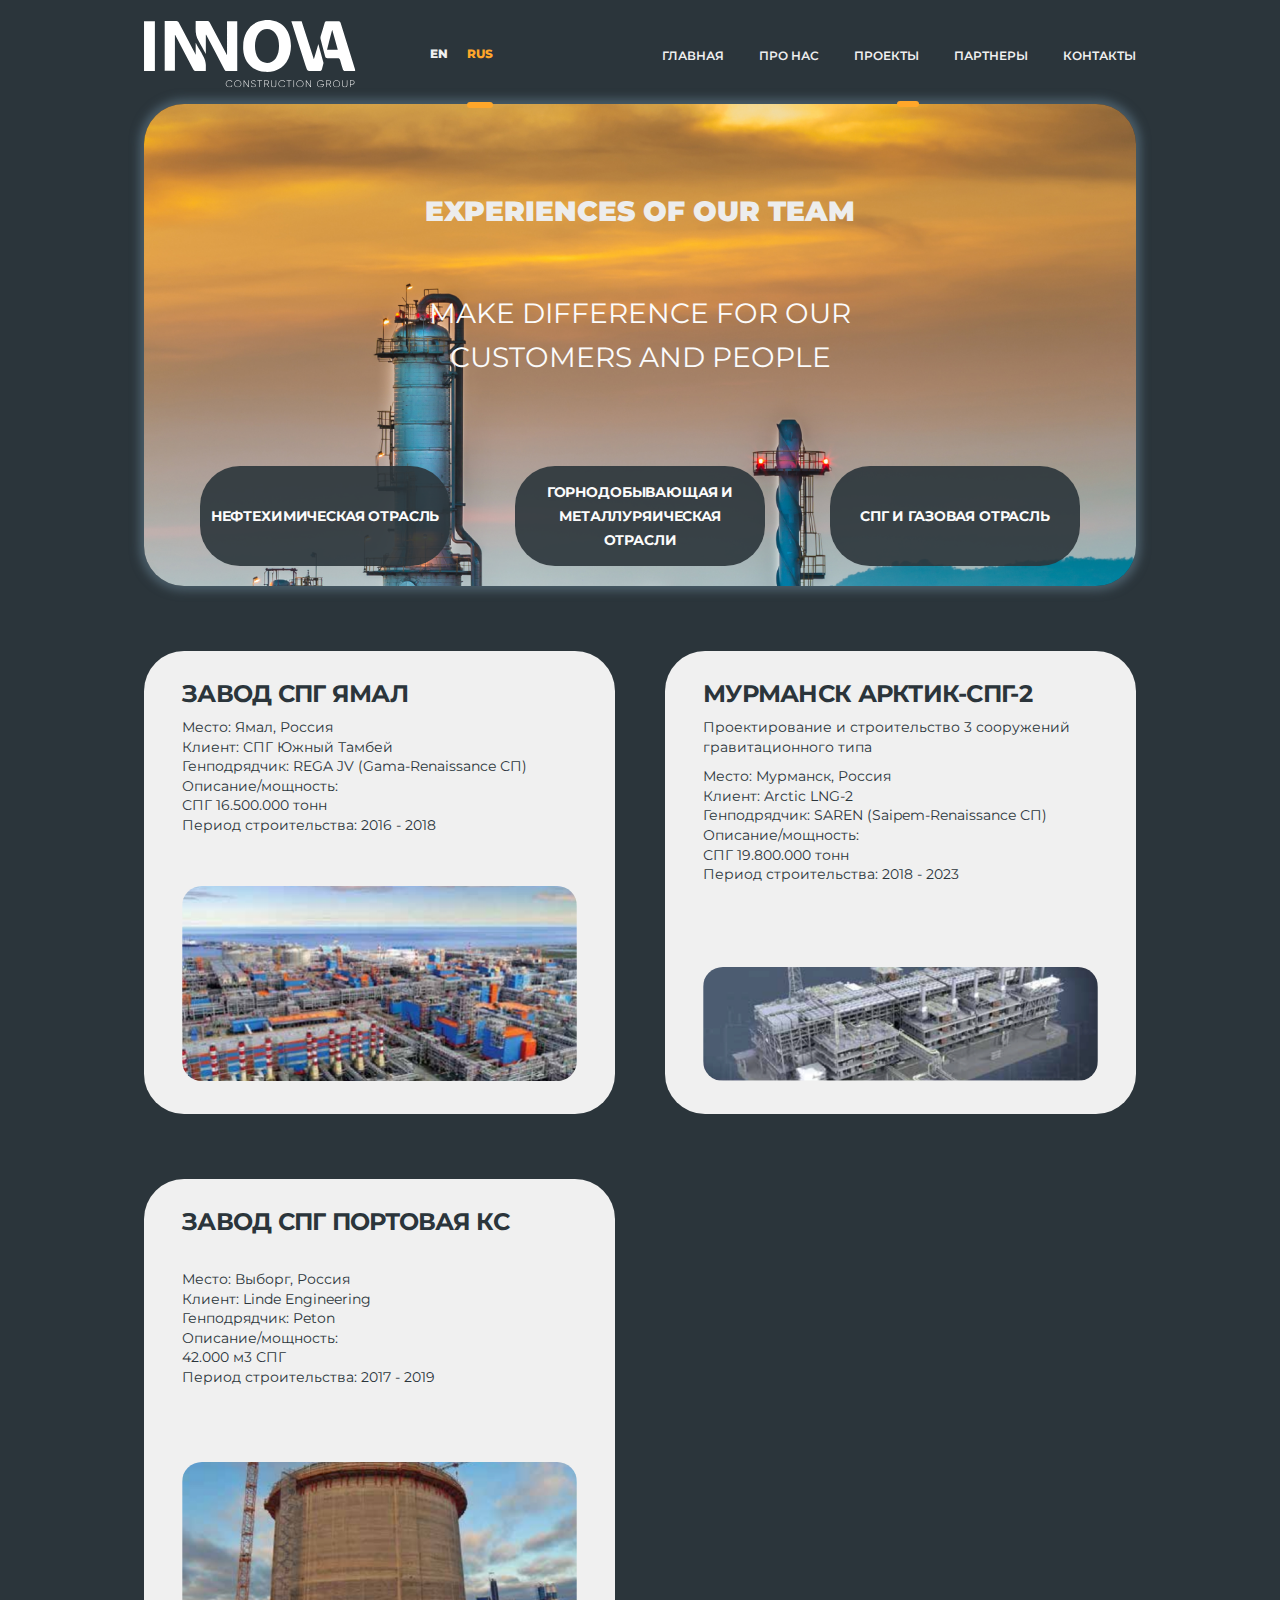
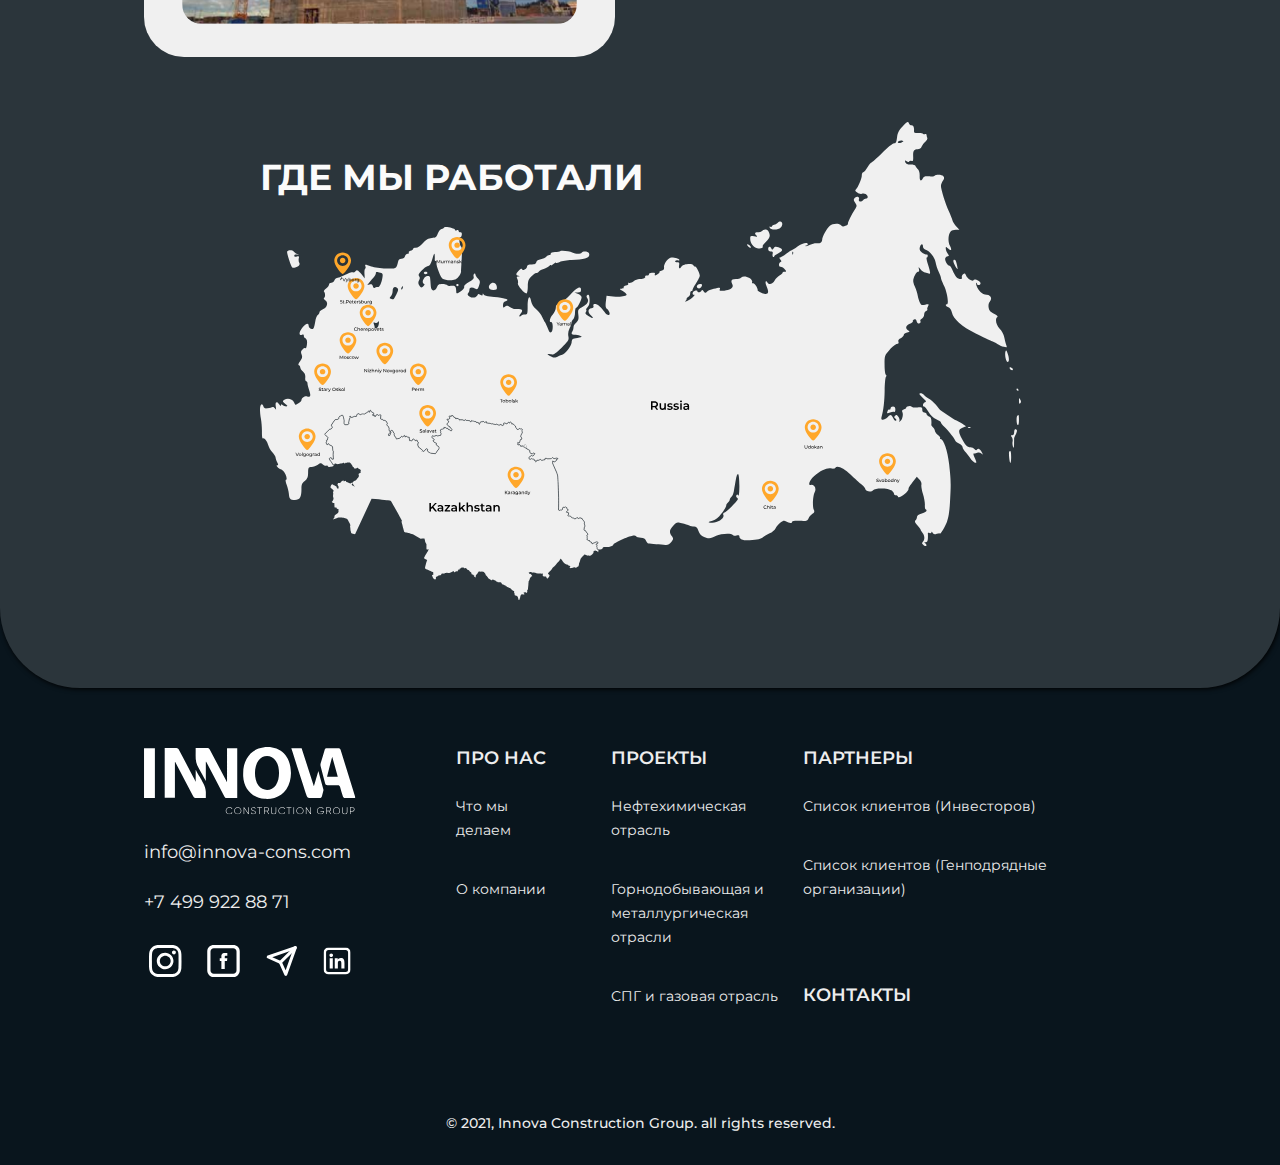
<file: ru/gas.html>
<!DOCTYPE html>
<html lang="ru">
<head>
    <meta charset="UTF-8">
    <meta http-equiv="X-UA-Compatible" content="IE=edge">
    <meta name="viewport" content="width=device-width, initial-scale=1.0">
    <link rel="stylesheet" href="/style/main.css">
    <link rel="preconnect" href="https://fonts.googleapis.com">
    <link rel="preconnect" href="https://fonts.gstatic.com" crossorigin>
    <link href="https://fonts.googleapis.com/css2?family=Montserrat:ital,wght@0,100;0,200;0,300;0,400;0,500;0,600;0,700;0,800;0,900;1,100;1,200;1,300;1,400;1,500;1,600;1,700;1,800;1,900&family=Roboto&display=swap" rel="stylesheet">
    <title>Innova</title>
</head>
<body>
    <div class="grey-cover about-cover">
        <header>
            <div class="grid">
                <div class="header-cover">
                    <div class="logo-cover">
                        <a href="/ru/index.html">
                            <img src="/images/logo.svg">
                        </a>
                    </div>
                    <div class="page-language">
                        <div class="english-option menu-option">
                            <a href="/ru/gas.html" class="english-text-option">
                                en
                            </a>
                        </div>
                        <div class="russian-option menu-option">
                            <a class="russian-text-option active">
                                rus
                            </a>
                        </div>
                    </div>
                    <div class="header-menu">
                        <a href="/ru/index.html" class="menu menu-option menu-home">
                            Главная
                        </a>
                        <div class="menu menu-about">
                            <div class="expandable-about">
                                <a href="/ru/activities.html" class="menu-option menu-option-expandable">
                                    Что/как мы делаем
                                </a>
                                <div class="expandable-divider"></div>
                                <div class="menu-option menu-option-expandable">
                                    <a href="/ru/about.html">
                                        О компании
                                    </a>
                                </div>
                            </div>
                            <span>про нас</span>
                        </div>
                        <a class="menu menu-option menu-projects projects-gas" href="/ru/petrochemical.html">
                            проекты
                        </a>
                        
                        <a class="menu menu-option menu-partners" href="/ru/partners.html">
                            партнеры
                        </a>
                        <div class="menu menu-option menu-contacts">
                            <a href="/ru/index.html#contacts-anchor">контакты</a>
                        </div>
                    </div>
                </div>
            <div id="mobile-menu-cover" class="menu-cover">
                    <button id="mobile-menu-button" class="mobile-menu__button">
                        <img src="/images/menu-icon.svg" class="menu__img"> 
                    </button>
                    <ul id="mobile-menu" class="expandable-mobile-menu hidden-menu">
                        <li class="expandable-menu-logo">
                            <img src="/images/logo.svg">
                        </li>
                        <li class="expandable-menu-item expandable-menu-home">
                            <a href="/ru/index.html">главная</a>
                        </li>
                        <li class="expandable-menu-item expandable-menu-about">
                            <a href="/ru/about.html">про нас</a>
                        </li>
                        <li class="expandable-menu-item expandable-menu-projects mobile-menu-active">
                            <a href="/ru/petrochemical.html">проекты</a>
                        </li>
                        <li class="expandable-menu-item expandable-menu-partners">
                            <a href="/ru/partners.html">партнеры</a>
                        </li>
                        <li class="expandable-menu-item expandable-menu-contacts">
                            <a href="/ru/index.html#contacts-anchor">контакты</a>
                        </li>
                        <li class="expandable-menu-item expandable-menu-language">
                            <a class="ru-language mobile-menu-active">en</a>
                            <a class="ru-language">rus</a>
                        </li>
                    </ul>
                </div>
            </div>
        </header>
        <main>
            <div class="grid">
                <div class="banner projects-banner">
                    <div class="banner-first-header">EXPERIENCES OF OUR TEAM</div>
                    <div class="banner-second-header">Make Difference for Our Customers and People</div>
                    <div class="banner-buttons">
                        <div class="banner-button banner-button-first">
                            <a href="/ru/petrochemical.html">
                                <button>Нефтехимическая отрасль</button>
                            </a>
                        </div>
                        <div class="banner-button banner-button-second">
                            <a href="/ru/mining.html">
                                <button>Горнодобывающая и металлуряическая отрасли</button>
                            </a>
                        </div>
                        <div class="banner-button banner-button-third">
                            <a href="/ru/gas.html">
                                <button class="active">СПГ и газовая отрасль</button>
                            </a>
                        </div>
                    </div>
                </div>
                <div class="info-grid">
                    <div class="info-block">
                        <div class="info-block-flexbox">
                            <div class="info-block-text">       
                                <div class="info-block-header">ЗАВОД СПГ ЯМАЛ</div>
                                <div class="card-text-standart">
                                    Место: Ямал, Россия<br>
                                    Клиент: СПГ Южный Тамбей<br>
                                    Генподрядчик: REGA JV (Gama-Renaissance СП)<br>
                                    Описание/мощность: <br>
                                    СПГ 16.500.000 тонн<br>
                                    Период строительства: 2016 - 2018
                                </div>
                            </div>
                            <div class="info-image info-image-13">
                                <img class="info-image-13__img" src="/images/small-pics/small-pic-13.png">
                            </div>
                        </div>
                    </div>
                    <div class="info-block">
                        <div class="info-block-flexbox">
                            <div class="info-block-text">
                                <div class="info-block-header">МУРМАНСК АРКТИК-СПГ-2</div>
                                <div class="card-text-standart">
                                    Проектирование и строительство 3 сооружений гравитационного типа
                                </div>
                                <div class="card-text-standart">
                                    Место: Мурманск, Россия<br>
                                    Клиент: Arctic LNG-2<br>
                                    Генподрядчик: SAREN (Saipem-Renaissance СП)<br> 
                                    Описание/мощность: <br>
                                    СПГ 19.800.000 тонн <br>
                                    Период строительства: 2018 - 2023
                                </div>
                            </div>
                            <div class="info-image info-image-14">
                                <img class="info-image-14__img" src="/images/small-pics/small-pic-14.png">
                            </div>
                        </div>
                    </div>
                    <div class="info-block">
                        <div class="info-block-flexbox">
                            <div class="info-block-text">
                                <div class="info-block-header">ЗАВОД СПГ ПОРТОВАЯ КС</div><br>
                                <div class="card-text-standart">
                                    Место: Выборг, Россия <br>
                                    Клиент: Linde Engineering <br>
                                    Генподрядчик: Peton<br>
                                    Описание/мощность: <br>
                                    42.000 м3 СПГ<br>
                                    Период строительства: 2017  - 2019
                                </div><br>
                            </div>
                            <div class="info-image info-image-15">
                                <img class="info-image-15__img" src="/images/small-pics/small-pic-15.png">
                            </div>
                        </div>
                    </div>
                </div>
                <div class="countries">
                    <div class="countries-header">
                        Где мы работали
                    </div>
                </div>
            </div>
        </main>
    </div>
    <footer>
        <div class="grid">
            <div class="footer-main-block">
                <div class="footer-first-column">
                    <div id="footer-logo">
                        <a href="/ru/index.html">
                            <img class="footer-logo" src="/images/logo.svg">
                        </a>
                    </div>
                    <div class="footer-mail">info@innova-cons.com</div>
                    <div class="footer-phone">+7 499 922 88 71</div>
                    <div class="footer-social-icons">
                        <div class="ig-icon contacts-icon">
                            <a>
                                <a href="https://www.instagram.com/innova_construction_group/">
                                            <img src="/images/ig-icon.svg">
                                        </a>
                            </a>
                        </div>
                        <div class="fb-icon contacts-icon">
                            <a>
                                <img src="/images/fb-icon.svg">
                            </a>
                        </div>
                        <div class="tg-icon contacts-icon">
                            <a>
                                <img src="/images/tg-icon.svg">
                            </a>
                        </div>                       
                        <div class="ln-icon contacts-icon">
                            <a href="https://www.linkedin.com/company/innova-construction-group/">
                                <img src="/images/ln-icon.svg">
                            </a>
                        </div>                      
                    </div>
                </div>
                <div class="footer-second-column">
                    <div class="footer-column-header">
                        <a href="/ru/about.html">
                           про нас
                        </a>
                    </div>
                    <div class="footer-column-text">
                        <a href="/ru/activities.html">
                            Что мы делаем
                        </a>
                    </div>
                    <div class="footer-column-text">
                        <a href="/ru/about.html">
                            О компании
                        </a>
                    </div>
                </div>
                <div class="footer-third-column">
                    <div class="footer-column-header">
                        <a href="/ru/petrochemical.html">
                            Проекты
                        </a>
                    </div>
                    <div class="footer-column-text">
                        <a href="/ru/petrochemical.html">
                            Нефтехимическая отрасль
                        </a>
                    </div>
                    <div class="footer-column-text">
                        <a href="/ru/mining.html">
                            Горнодобывающая и<br class="footer-br"> металлургическая отрасли
                        </a>
                    </div>
                    <div class="footer-column-text">
                        <a href="/ru/gas.html">
                            СПГ и газовая отрасль
                        </a>
                    </div>
                </div>
                                <div class="footer-fourth-column">
                    <div class="footer-column-header">
                        <a href="/ru/partners.html">
                            Партнеры
                        </a>
                    </div>
                    <div class="footer-column-text">
                        <a href="/ru/partners.html#investors">
                            Список клиентов (Инвесторов)
                        </a>
                    </div>
                    <div class="footer-column-text">
                        <a href="/ru/partners.html#epc">
                            Список клиентов (Генподрядные организации)
                        </a>
                    </div><br><br>
                    <div id="footer-contacts" class="footer-column-header">
                        <a href="/ru/index.html#contacts-anchor">
                            Контакты
                        </a>
                    </div>
                </div>
                <div class="footer-fifth-column">
                    <a class="back-button-cover" href="#">
                        <div class="back-arrow-text">Наверх</div>
                        <img class="back-arrow" src="/images/footer-arrow.svg">
                    </a>
                    <div id="mobile-icons" class="footer-social-icons">
                        <div class="ig-icon contacts-icon">
                            <a>
                                <a href="https://www.instagram.com/innova_construction_group/">
                                            <img src="/images/ig-icon.svg">
                                        </a>
                            </a>
                        </div>
                        <div class="fb-icon contacts-icon">
                            <a>
                                <img src="/images/fb-icon.svg">
                            </a>
                        </div>
                        <div class="tg-icon contacts-icon">
                            <a>
                                <img src="/images/tg-icon.svg">
                            </a>
                        </div>                       
                        <div class="ln-icon contacts-icon">
                            <a href="https://www.linkedin.com/company/innova-construction-group/">
                                <img src="/images/ln-icon.svg">
                            </a>
                        </div>                      
                    </div>
                </div>
            </div>
            <div class="footer-legal-mark">© 2021, Innova Construction Group. all rights reserved.</div>
        </div>  
    </footer>
</body>
<script src="/js/index.js"></script>
</html>
</file>
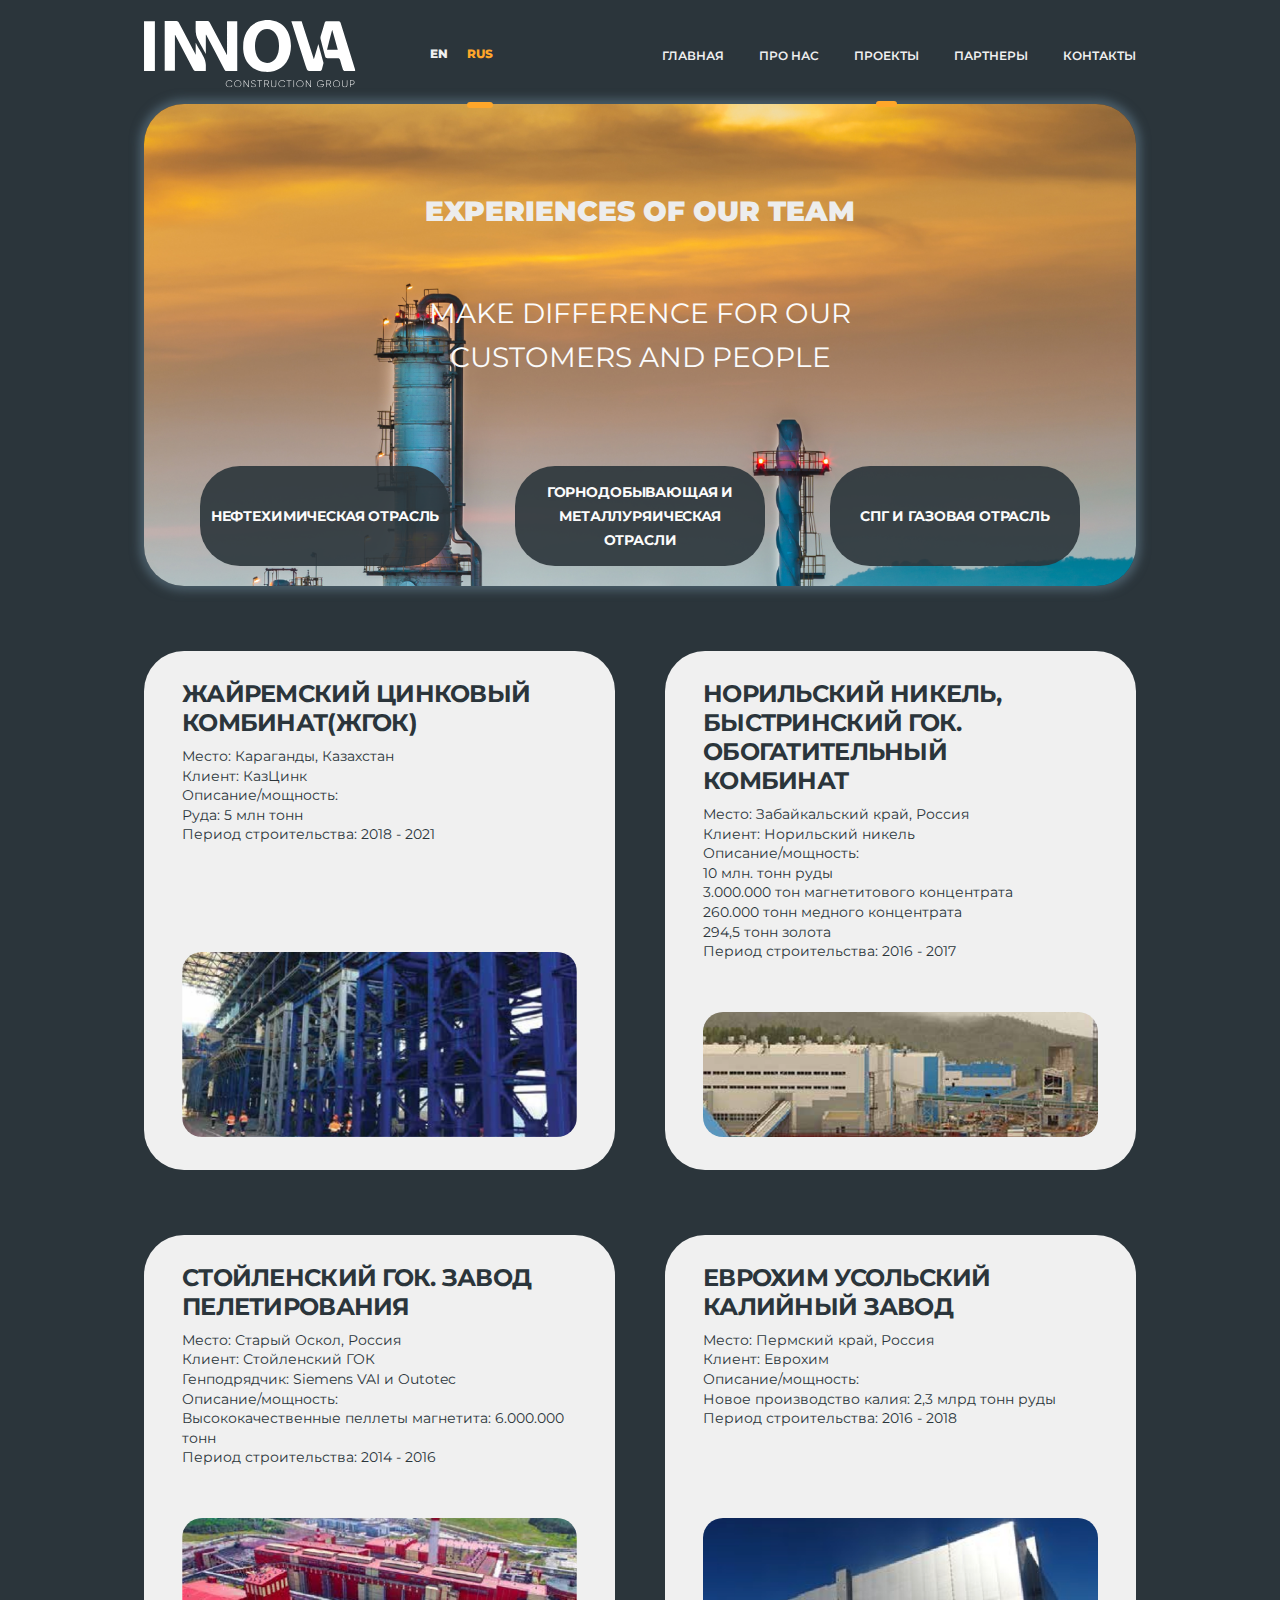
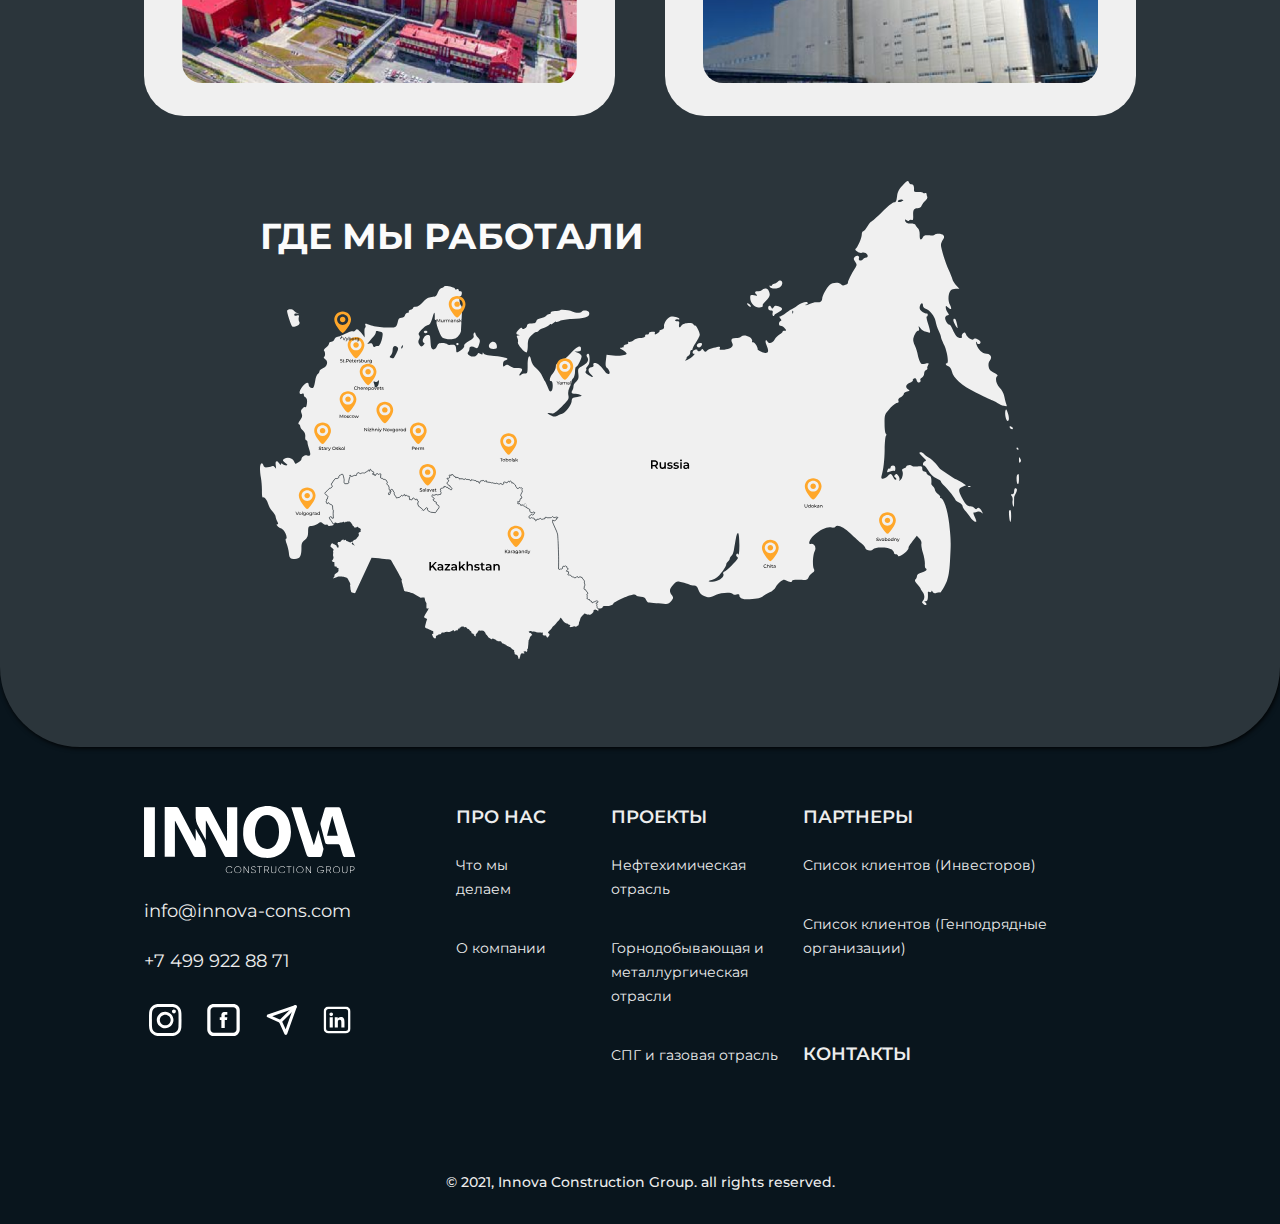
<file: ru/mining.html>
<!DOCTYPE html>
<html lang="ru">
<head>
    <meta charset="UTF-8">
    <meta http-equiv="X-UA-Compatible" content="IE=edge">
    <meta name="viewport" content="width=device-width, initial-scale=1.0">
    <link rel="stylesheet" href="/style/main.css">
    <link rel="preconnect" href="https://fonts.googleapis.com">
    <link rel="preconnect" href="https://fonts.gstatic.com" crossorigin>
    <link href="https://fonts.googleapis.com/css2?family=Montserrat:ital,wght@0,100;0,200;0,300;0,400;0,500;0,600;0,700;0,800;0,900;1,100;1,200;1,300;1,400;1,500;1,600;1,700;1,800;1,900&family=Roboto&display=swap" rel="stylesheet">
    <title>Innova</title>
</head>
<body>
    <div class="grey-cover about-cover">
        <header>
            <div class="grid">
                <div class="header-cover">
                    <div class="logo-cover">
                        <a href="/ru/index.html">
                            <img src="/images/logo.svg">
                        </a>
                    </div>
                    <div class="page-language">
                        <div class="english-option menu-option">
                            <a href="/eng/mining.html" class="english-text-option">
                                en
                            </a>
                        </div>
                        <div class="russian-option menu-option">
                            <a class="russian-text-option active">
                                rus
                            </a>
                        </div>
                    </div>
                    <div class="header-menu">
                        <a href="/ru/index.html" class="menu menu-option menu-home">
                            Главная
                        </a>
                        <div class="menu menu-about">
                            <div class="expandable-about">
                                <a href="/ru/activities.html" class="menu-option menu-option-expandable">
                                    Что/как мы делаем
                                </a>
                                <div class="expandable-divider"></div>
                                <div class="menu-option menu-option-expandable">
                                    <a href="/ru/about.html">
                                        О компании
                                    </a>
                                </div>
                            </div>
                            <span>про нас</span>
                        </div>
                        <a href="/ru/petrochemical.html" class="menu menu-option menu-projects projects-mining">
                            проекты
                        </a>
                        <a class="menu menu-option menu-partners" href="/ru/partners.html">
                            партнеры
                        </a>
                        <div class="menu menu-option menu-contacts">
                            <a href="/ru/index.html#contacts-anchor">контакты</a>
                        </div>
                    </div>
                </div>
            <div id="mobile-menu-cover" class="menu-cover">
                    <button id="mobile-menu-button" class="mobile-menu__button">
                        <img src="/images/menu-icon.svg" class="menu__img"> 
                    </button>
                    <ul id="mobile-menu" class="expandable-mobile-menu hidden-menu">
                        <li class="expandable-menu-logo">
                            <img src="/images/logo.svg">
                        </li>
                        <li class="expandable-menu-item expandable-menu-home">
                            <a href="/ru/index.html">главная</a>
                        </li>
                        <li class="expandable-menu-item expandable-menu-about">
                            <a href="/ru/about.html">про нас</a>
                        </li>
                        <li class="expandable-menu-item expandable-menu-projects mobile-menu-active">
                            <a href="/ru/petrochemical.html">проекты</a>
                        </li>
                        <li class="expandable-menu-item expandable-menu-partners">
                            <a href="/ru/partners.html">партнеры</a>
                        </li>
                        <li class="expandable-menu-item expandable-menu-contacts">
                            <a href="/ru/index.html#contacts-anchor">контакты</a>
                        </li>
                        <li class="expandable-menu-item expandable-menu-language">
                            <a class="ru-language mobile-menu-active">en</a>
                            <a class="ru-language">rus</a>
                        </li>
                    </ul>
                </div>
            </div>
        </header>
        <main>
            <div class="grid">
                <div class="banner projects-banner">
                    <div class="banner-first-header">EXPERIENCES OF OUR TEAM</div>
                    <div class="banner-second-header">Make Difference for Our Customers and People</div>
                    <div class="banner-buttons">
                        <div class="banner-button banner-button-first">
                            <a href="/ru/petrochemical.html">
                                <button>Нефтехимическая отрасль</button>
                            </a>
                        </div>
                        <div class="banner-button banner-button-second">
                            <a href="/ru/mining.html">
                                <button class="active">Горнодобывающая и металлуряическая отрасли</button>
                            </a>
                        </div>
                        <div class="banner-button banner-button-third">
                            <a href="/ru/gas.html">
                                <button>СПГ и газовая отрасль</button>
                            </a>
                        </div>
                    </div>
                </div>
                <div class="info-grid">
                    <div class="info-block">
                        <div class="info-block-flexbox">
                            <div class="info-block-text">       
                                <div class="info-block-header">ЖАЙРЕМСКИЙ ЦИНКОВЫЙ КОМБИНАТ(ЖГОК) </div>
                                <div class="card-text-standart">
                                    Место: Караганды, Казахстан<br>
                                    Клиент: КазЦинк<br>
                                    Описание/мощность: <br>
                                    Руда: 5 млн тонн<br>
                                    Период строительства: 2018 - 2021
                                </div>
                            </div>
                            <div class="info-image info-image-9">
                                <img class="info-image-9__img" src="/images/small-pics/small-pic-9.png">
                            </div>
                        </div>
                    </div>
                    <div class="info-block">
                        <div class="info-block-flexbox">
                            <div class="info-block-text">
                                <div class="info-block-header">НОРИЛЬСКИЙ НИКЕЛЬ,
                                    БЫСТРИНСКИЙ ГОК. ОБОГАТИТЕЛЬНЫЙ КОМБИНАТ</div>
                                <div class="card-text-standart">
                                    Место: Забайкальский край, Россия<br>
                                    Клиент: Норильский никель <br>
                                    Описание/мощность: <br>
                                    10 млн. тонн руды<br>
                                    3.000.000 тон магнетитового концентрата<br>
                                    260.000 тонн медного концентрата<br>
                                    294,5 тонн золота<br>
                                    Период строительства: 2016 - 2017
                                </div>
                            </div>
                            <div class="info-image info-image-10">
                                <img class="info-image-10__img" src="/images/small-pics/small-pic-10.png">
                            </div>
                        </div>
                    </div>
                    <div class="info-block">
                        <div class="info-block-flexbox">
                            <div class="info-block-text">
                                <div class="info-block-header">СТОЙЛЕНСКИЙ ГОК. ЗАВОД ПЕЛЕТИРОВАНИЯ</div>
                                <div class="card-text-standart">
                                    Место: Старый Оскол, Россия<br>
                                    Клиент: Стойленский ГОК<br>
                                    Генподрядчик: Siemens VAI  и Outotec <br>
                                    Описание/мощность: <br>
                                    Высококачественные пеллеты магнетита: 6.000.000 тонн<br>
                                    Период строительства: 2014 - 2016
                                </div>
                            </div>
                            <div class="info-image info-image-11">
                                <img class="info-image-11__img" src="/images/small-pics/small-pic-11.png">
                            </div>
                        </div>
                    </div>
                    <div class="info-block">
                        <div class="info-block-flexbox">
                            <div class="info-block-text">
                                <div class="info-block-header">ЕВРОХИМ УСОЛЬСКИЙ КАЛИЙНЫЙ ЗАВОД</div>
                                <div class="card-text-standart">
                                    Место: Пермский край, Россия<br>
                                    Клиент: Еврохим<br>
                                    Описание/мощность: <br>
                                    Новое производство калия: 2,3 млрд тонн руды<br>
                                    Период строительства: 2016 - 2018
                                </div>
                            </div>
                            <div class="info-image info-image-12">
                                <img class="info-image-12__img" src="/images/small-pics/small-pic-12.png">
                            </div>
                        </div>
                    </div>
                </div>
                <div class="countries">
                    <div class="countries-header">
                        Где мы работали
                    </div>
                </div>
            </div>
        </main>
    </div>
    <footer>
        <div class="grid">
            <div class="footer-main-block">
                <div class="footer-first-column">
                    <div id="footer-logo">
                        <a href="/ru/index.html">
                            <img class="footer-logo" src="/images/logo.svg">
                        </a>
                    </div>
                    <div class="footer-mail">info@innova-cons.com</div>
                    <div class="footer-phone">+7 499 922 88 71</div>
                    <div class="footer-social-icons">
                        <div class="ig-icon contacts-icon">
                            <a>
                                <a href="https://www.instagram.com/innova_construction_group/">
                                            <img src="/images/ig-icon.svg">
                                        </a>
                            </a>
                        </div>
                        <div class="fb-icon contacts-icon">
                            <a>
                                <img src="/images/fb-icon.svg">
                            </a>
                        </div>
                        <div class="tg-icon contacts-icon">
                            <a>
                                <img src="/images/tg-icon.svg">
                            </a>
                        </div>                       
                        <div class="ln-icon contacts-icon">
                            <a href="https://www.linkedin.com/company/innova-construction-group/">
                                <img src="/images/ln-icon.svg">
                            </a>
                        </div>                      
                    </div>
                </div>
                <div class="footer-second-column">
                    <div class="footer-column-header">
                        <a href="/ru/about.html">
                           про нас
                        </a>
                    </div>
                    <div class="footer-column-text">
                        <a href="/ru/activities.html">
                            Что мы делаем
                        </a>
                    </div>
                    <div class="footer-column-text">
                        <a href="/ru/about.html">
                            О компании
                        </a>
                    </div>
                </div>
                <div class="footer-third-column">
                    <div class="footer-column-header">
                        <a href="/ru/petrochemical.html">
                            Проекты
                        </a>
                    </div>
                    <div class="footer-column-text">
                        <a href="/ru/petrochemical.html">
                            Нефтехимическая отрасль
                        </a>
                    </div>
                    <div class="footer-column-text">
                        <a href="/ru/mining.html">
                            Горнодобывающая и<br class="footer-br"> металлургическая отрасли
                        </a>
                    </div>
                    <div class="footer-column-text">
                        <a href="/ru/gas.html">
                            СПГ и газовая отрасль
                        </a>
                    </div>
                </div>
                                <div class="footer-fourth-column">
                    <div class="footer-column-header">
                        <a href="/ru/partners.html">
                            Партнеры
                        </a>
                    </div>
                    <div class="footer-column-text">
                        <a href="/ru/partners.html#investors">
                            Список клиентов (Инвесторов)
                        </a>
                    </div>
                    <div class="footer-column-text">
                        <a href="/ru/partners.html#epc">
                            Список клиентов (Генподрядные организации)
                        </a>
                    </div><br><br>
                    <div id="footer-contacts" class="footer-column-header">
                        <a href="/ru/index.html#contacts-anchor">
                            Контакты
                        </a>
                    </div>
                </div>
                <div class="footer-fifth-column">
                    <a class="back-button-cover" href="#">
                        <div class="back-arrow-text">Наверх</div>
                        <img class="back-arrow" src="/images/footer-arrow.svg">
                    </a>
                    <div id="mobile-icons" class="footer-social-icons">
                        <div class="ig-icon contacts-icon">
                            <a>
                                <a href="https://www.instagram.com/innova_construction_group/">
                                            <img src="/images/ig-icon.svg">
                                        </a>
                            </a>
                        </div>
                        <div class="fb-icon contacts-icon">
                            <a>
                                <img src="/images/fb-icon.svg">
                            </a>
                        </div>
                        <div class="tg-icon contacts-icon">
                            <a>
                                <img src="/images/tg-icon.svg">
                            </a>
                        </div>                       
                        <div class="ln-icon contacts-icon">
                            <a href="https://www.linkedin.com/company/innova-construction-group/">
                                <img src="/images/ln-icon.svg">
                            </a>
                        </div>                      
                    </div>
                </div>
            </div>
            <div class="footer-legal-mark">© 2021, Innova Construction Group. all rights reserved.</div>
        </div>  
    </footer>
</body>
<script src="/js/index.js"></script>
</html>
</file>
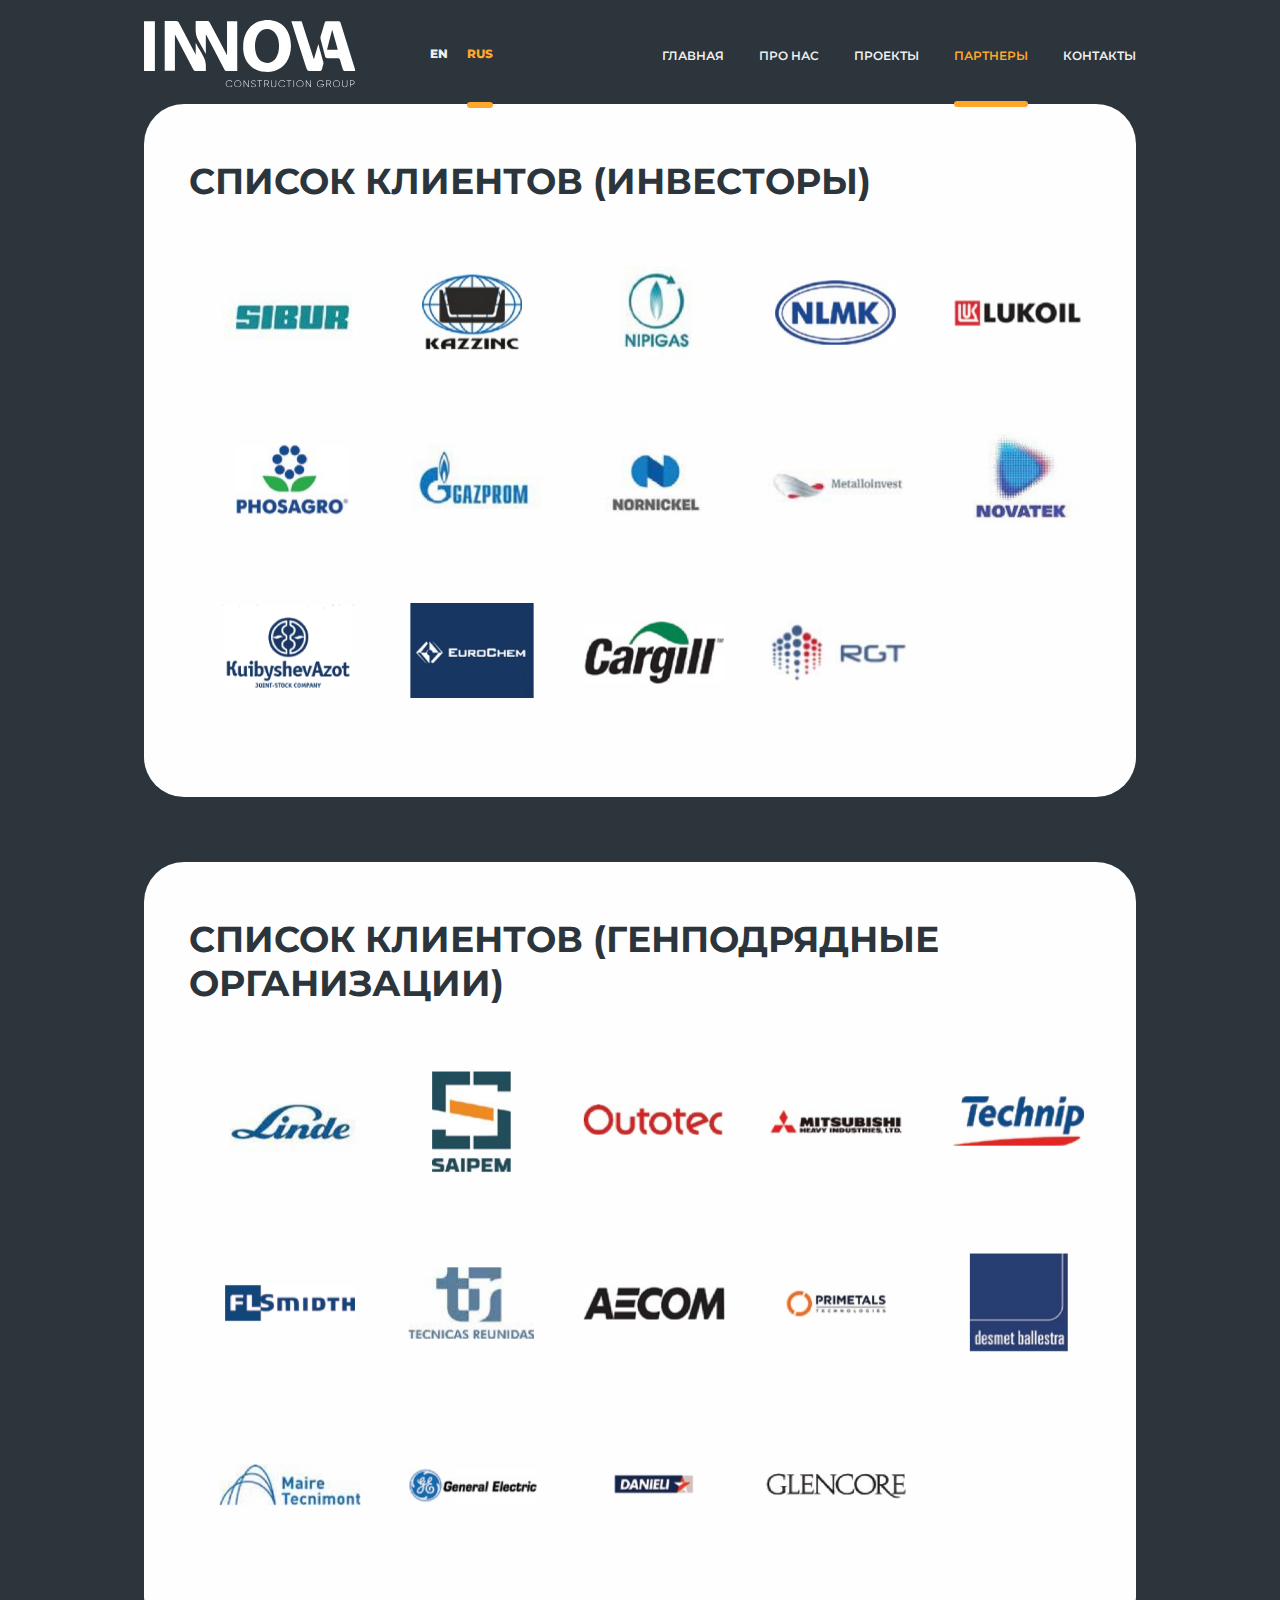
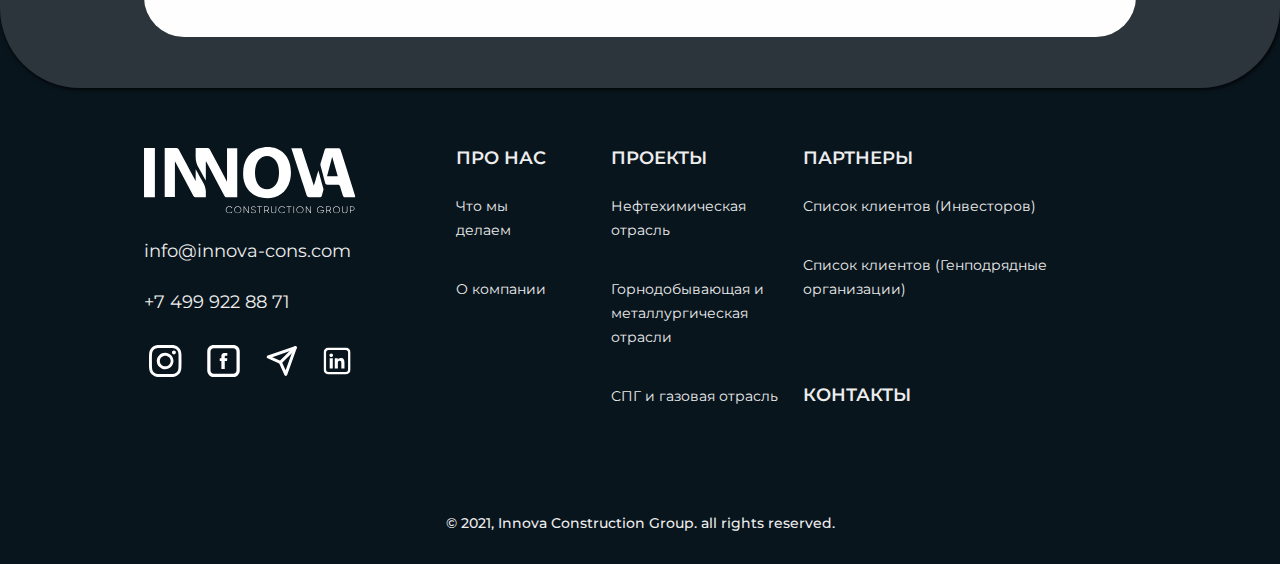
<file: ru/partners.html>
<!DOCTYPE html>
<html lang="ru">
<head>
    <meta charset="UTF-8">
    <meta http-equiv="X-UA-Compatible" content="IE=edge">
    <meta name="viewport" content="width=device-width, initial-scale=1.0">
    <link rel="stylesheet" href="/style/main.css">
    <link rel="preconnect" href="https://fonts.googleapis.com">
    <link rel="preconnect" href="https://fonts.gstatic.com" crossorigin>
    <link href="https://fonts.googleapis.com/css2?family=Montserrat:ital,wght@0,100;0,200;0,300;0,400;0,500;0,600;0,700;0,800;0,900;1,100;1,200;1,300;1,400;1,500;1,600;1,700;1,800;1,900&family=Roboto&display=swap" rel="stylesheet">
    <title>Innova</title>
</head>
<body>
    <div class="grey-cover about-cover">
        <header>
            <div class="grid">
                <div class="header-cover">
                    <div class="logo-cover">
                        <a href="/ru/index.html">
                            <img src="/images/logo.svg">
                        </a>
                    </div>
                    <div class="page-language">
                        <div class="english-option menu-option">
                            <a href="/eng/partners.html" class="english-text-option">
                                en
                            </a>
                        </div>
                        <div class="russian-option menu-option">
                            <a class="russian-text-option active">
                                rus
                            </a>
                        </div>
                    </div>
                    <div class="header-menu">
                        <a href="/ru/index.html" class="menu menu-option menu-home">
                            Главная
                        </a>
                        <div class="menu menu-about">
                            <div class="expandable-about">
                                <a href="/ru/activities.html" class="menu-option menu-option-expandable">
                                    Что/как мы делаем
                                </a>
                                <div class="expandable-divider"></div>
                                <div class="menu-option menu-option-expandable">
                                    <a href="/ru/about.html">
                                        О компании
                                    </a>
                                </div>
                            </div>
                            <span>про нас</span>
                        </div>
                        <a class="menu menu-option menu-projects" href="/ru/petrochemical.html">
                            проекты
                        </a>
                        <a href="/ru/partners.html" class="active menu menu-option menu-partners">
                            партнеры
                        </a>
                        <div class="menu menu-option menu-contacts">
                            <a href="/ru/index.html#contacts-anchor">контакты</a>
                        </div>
                    </div>
                </div>
            <div id="mobile-menu-cover" class="menu-cover">
                    <button id="mobile-menu-button" class="mobile-menu__button">
                        <img src="/images/menu-icon.svg" class="menu__img"> 
                    </button>
                    <ul id="mobile-menu" class="expandable-mobile-menu hidden-menu">
                        <li class="expandable-menu-logo">
                            <img src="/images/logo.svg">
                        </li>
                        <li class="expandable-menu-item expandable-menu-home">
                            <a href="/ru/index.html">главная</a>
                        </li>
                        <li class="expandable-menu-item expandable-menu-about">
                            <a href="/ru/about.html">про нас</a>
                        </li>
                        <li class="expandable-menu-item expandable-menu-projects">
                            <a href="/ru/petrochemical.html">проекты</a>
                        </li>
                        <li class="expandable-menu-item expandable-menu-partners mobile-menu-active">
                            <a href="/ru/partners.html">партнеры</a>
                        </li>
                        <li class="expandable-menu-item expandable-menu-contacts">
                            <a href="/ru/index.html#contacts-anchor">контакты</a>
                        </li>
                        <li class="expandable-menu-item expandable-menu-language">
                            <a class="ru-language mobile-menu-active">en</a>
                            <a class="ru-language">rus</a>
                        </li>
                    </ul>
                </div>
            </div>
        </header>
        <main>
            <div class="grid">
                <div class="partners-template" id="investors">
                    <div class="partners-block-header">Список клиентов (Инвесторы)</div>
                    <div class="partners-block">
                        <div class="investors-element investors-element-1">
                            <img class="investors-element__img" src="/images/investors/image_1.png">
                        </div>
                        <div class="investors-element investors-element-2">
                            <img class="investors-element__img" src="/images/investors/image_2.png">
                        </div>
                        <div class="investors-element investors-element-3">
                            <img class="investors-element__img" src="/images/investors/image_3.png">
                        </div>
                        <div class="investors-element investors-element-4">
                            <img class="investors-element__img" src="/images/investors/image_4.png">
                        </div>
                        <div class="investors-element investors-element-5">
                            <img class="investors-element__img" src="/images/investors/image_5.png">
                        </div>
                        <div class="investors-element investors-element-6">
                            <img class="investors-element__img" src="/images/investors/image_6.png">
                        </div>
                        <div class="investors-element investors-element-7">
                            <img class="investors-element__img" src="/images/investors/image_7.png">
                        </div>
                        <div class="investors-element investors-element-8">
                            <img class="investors-element__img" src="/images/investors/image_8.png">
                        </div>
                        <div class="investors-element investors-element-9">
                            <img class="investors-element__img" src="/images/investors/image_9.png">
                        </div>
                        <div class="investors-element investors-element-10">
                            <img class="investors-element__img" src="/images/investors/image_10.png">
                        </div>
                        <div class="investors-element investors-element-11">
                            <img class="investors-element__img" src="/images/investors/image_11.png">
                        </div>
                        <div class="investors-element investors-element-12">
                            <img class="investors-element__img" src="/images/investors/image_12.png">
                        </div>
                        <div class="investors-element investors-element-13">
                            <img class="investors-element__img" src="/images/investors/image_13.png">
                        </div>
                        <div class="investors-element investors-element-14">
                            <img class="investors-element__img" src="/images/investors/image_14.png">
                        </div>
                    </div>
                </div>
                <div class="partners-template" id="epc">
                    <div class="partners-block-header">Список клиентов (Генподрядные организации)</div>
                    <div class="partners-block">
                        <div class="epc-element epc-element-1">
                            <img class="investors-element__img" src="/images/epc/epc_1.png">
                        </div>
                        <div class="epc-element epc-element-2">
                            <img class="investors-element__img" src="/images/epc/epc_2.png">
                        </div>
                        <div class="epc-element epc-element-3">
                            <img class="investors-element__img" src="/images/epc/epc_3.png">
                        </div>
                        <div class="epc-element epc-element-4">
                            <img class="investors-element__img" src="/images/epc/epc_4.png">
                        </div>
                        <div class="epc-element epc-element-5">
                            <img class="investors-element__img" src="/images/epc/epc_5.png">
                        </div>
                        <div class="epc-element epc-element-6">
                            <img class="investors-element__img" src="/images/epc/epc_6.png">
                        </div>
                        <div class="epc-element epc-element-7">
                            <img class="investors-element__img" src="/images/epc/epc_7.png">
                        </div>
                        <div class="epc-element epc-element-8">
                            <img class="investors-element__img" src="/images/epc/epc_8.png">
                        </div>
                        <div class="epc-element epc-element-9">
                            <img class="investors-element__img" src="/images/epc/epc_9.png">
                        </div>
                        <div class="epc-element epc-element-10">
                            <img class="investors-element__img" src="/images/epc/epc_10.png">
                        </div>
                        <div class="epc-element epc-element-11">
                            <img class="investors-element__img" src="/images/epc/epc_11.png">
                        </div>
                        <div class="epc-element epc-element-12">
                            <img class="investors-element__img" src="/images/epc/epc_12.png">
                        </div>
                        <div class="epc-element epc-element-13">
                            <img class="investors-element__img" src="/images/epc/epc_13.png">
                        </div>
                        <div class="epc-element epc-element-14">
                            <img class="investors-element__img" src="/images/epc/epc_14.png">
                        </div>
                    </div>
                </div>
            </div>
        </main>
    </div>
    <footer>
        <div class="grid">
            <div class="footer-main-block">
                <div class="footer-first-column">
                    <div id="footer-logo">
                        <a href="/ru/index.html">
                            <img class="footer-logo" src="/images/logo.svg">
                        </a>
                    </div>
                    <div class="footer-mail">info@innova-cons.com</div>
                    <div class="footer-phone">+7 499 922 88 71</div>
                    <div class="footer-social-icons">
                        <div class="ig-icon contacts-icon">
                            <a>
                                <a href="https://www.instagram.com/innova_construction_group/">
                                            <img src="/images/ig-icon.svg">
                                        </a>
                            </a>
                        </div>
                        <div class="fb-icon contacts-icon">
                            <a>
                                <img src="/images/fb-icon.svg">
                            </a>
                        </div>
                        <div class="tg-icon contacts-icon">
                            <a>
                                <img src="/images/tg-icon.svg">
                            </a>
                        </div>                       
                        <div class="ln-icon contacts-icon">
                            <a href="https://www.linkedin.com/company/innova-construction-group/">
                                <img src="/images/ln-icon.svg">
                            </a>
                        </div>                      
                    </div>
                </div>
                <div class="footer-second-column">
                    <div class="footer-column-header">
                        <a href="/ru/about.html">
                           про нас
                        </a>
                    </div>
                    <div class="footer-column-text">
                        <a href="/ru/activities.html">
                            Что мы делаем
                        </a>
                    </div>
                    <div class="footer-column-text">
                        <a href="/ru/about.html">
                            О компании
                        </a>
                    </div>
                </div>
                <div class="footer-third-column">
                    <div class="footer-column-header">
                        <a href="/ru/petrochemical.html">
                            Проекты
                        </a>
                    </div>
                    <div class="footer-column-text">
                        <a href="/ru/petrochemical.html">
                            Нефтехимическая отрасль
                        </a>
                    </div>
                    <div class="footer-column-text">
                        <a href="/ru/mining.html">
                            Горнодобывающая и<br class="footer-br"> металлургическая отрасли
                        </a>
                    </div>
                    <div class="footer-column-text">
                        <a href="/ru/gas.html">
                            СПГ и газовая отрасль
                        </a>
                    </div>
                </div>
                                <div class="footer-fourth-column">
                    <div class="footer-column-header">
                        <a href="/ru/partners.html">
                            Партнеры
                        </a>
                    </div>
                    <div class="footer-column-text">
                        <a href="/ru/partners.html#investors">
                            Список клиентов (Инвесторов)
                        </a>
                    </div>
                    <div class="footer-column-text">
                        <a href="/ru/partners.html#epc">
                            Список клиентов (Генподрядные организации)
                        </a>
                    </div><br><br>
                    <div id="footer-contacts" class="footer-column-header">
                        <a href="/ru/index.html#contacts-anchor">
                            Контакты
                        </a>
                    </div>
                </div>
                <div class="footer-fifth-column">
                    <a class="back-button-cover" href="#">
                        <div class="back-arrow-text">Наверх</div>
                        <img class="back-arrow" src="/images/footer-arrow.svg">
                    </a>
                    <div id="mobile-icons" class="footer-social-icons">
                        <div class="ig-icon contacts-icon">
                            <a>
                                <a href="https://www.instagram.com/innova_construction_group/">
                                    <img src="/images/ig-icon.svg">
                                </a>
                            </a>
                        </div>
                        <div class="fb-icon contacts-icon">
                            <a>
                                <img src="/images/fb-icon.svg">
                            </a>
                        </div>
                        <div class="tg-icon contacts-icon">
                            <a>
                                <img src="/images/tg-icon.svg">
                            </a>
                        </div>                       
                        <div class="ln-icon contacts-icon">
                            <a href="https://www.linkedin.com/company/innova-construction-group/">
                                <img src="/images/ln-icon.svg">
                            </a>
                        </div>                      
                    </div>
                </div>
            </div>
            <div class="footer-legal-mark">© 2021, Innova Construction Group. all rights reserved.</div>
        </div>  
    </footer>
</body>
<script src="/js/index.js"></script>
</html>
</file>
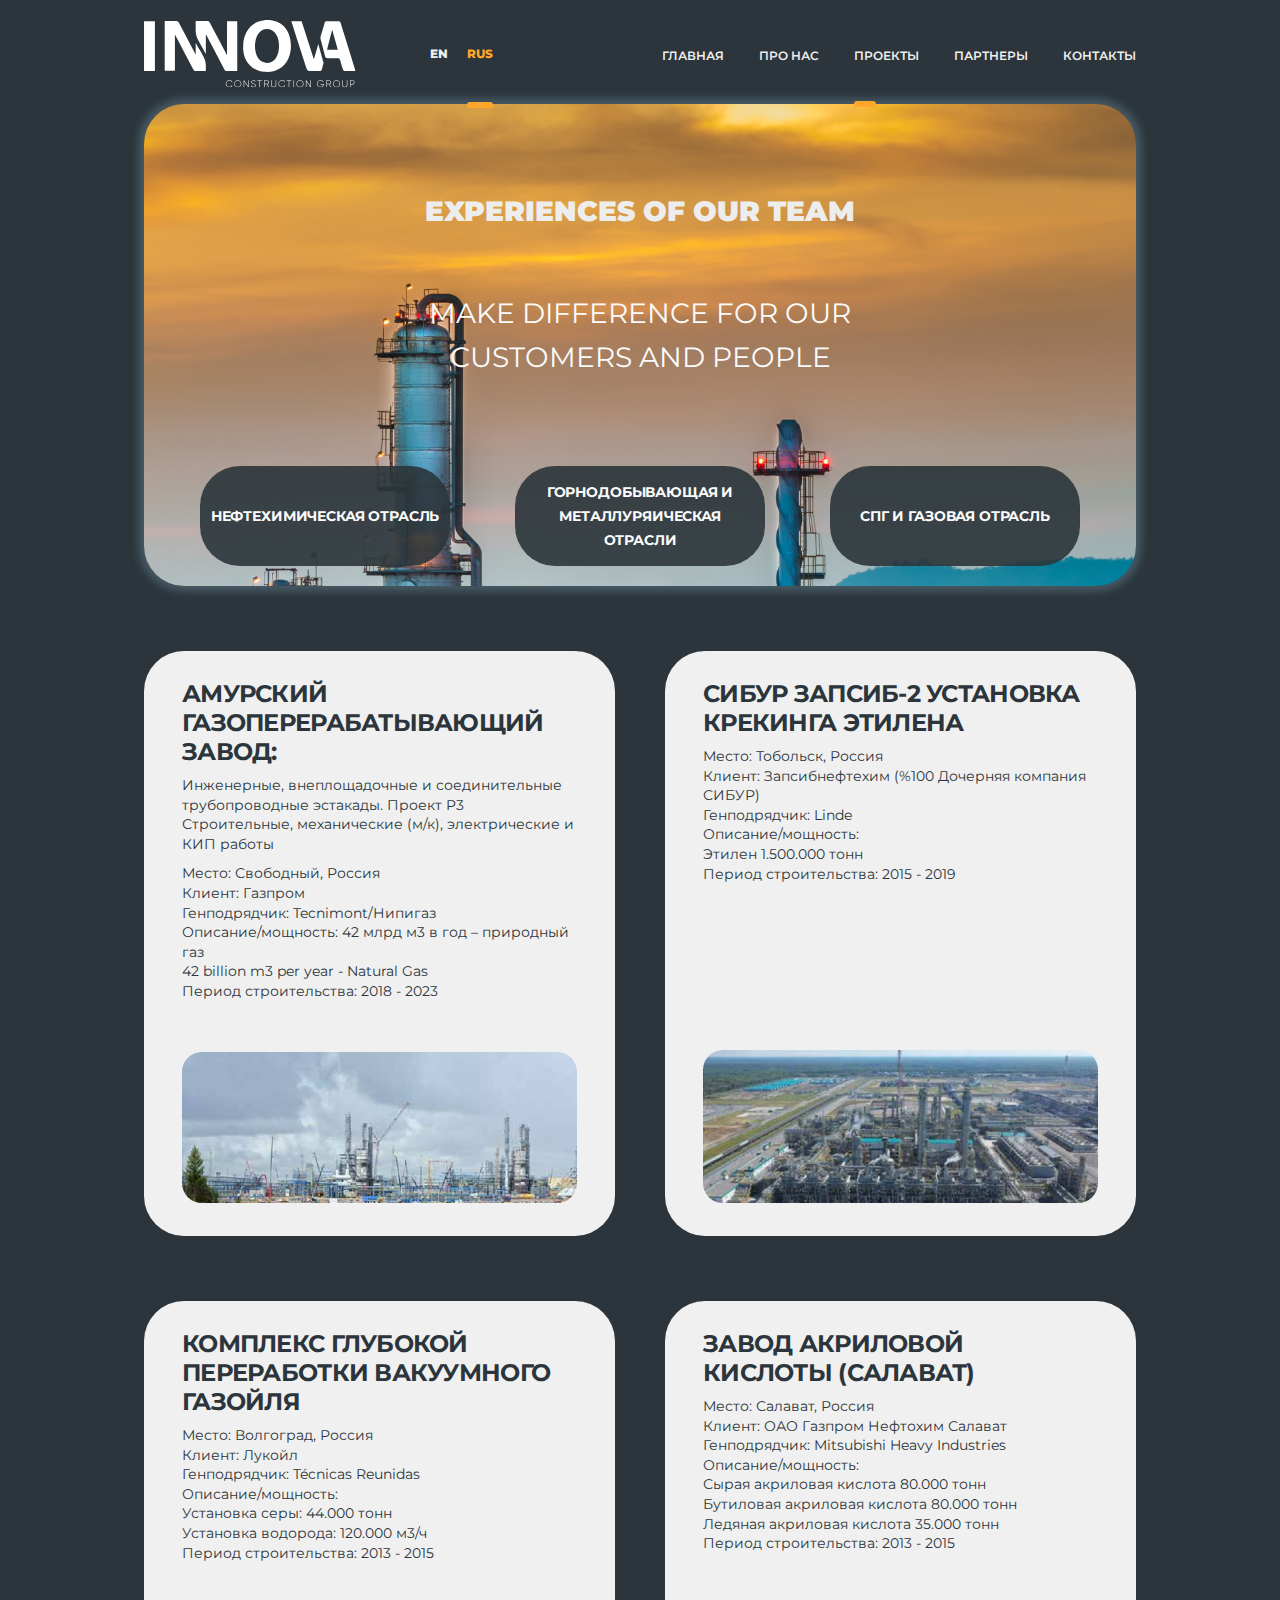
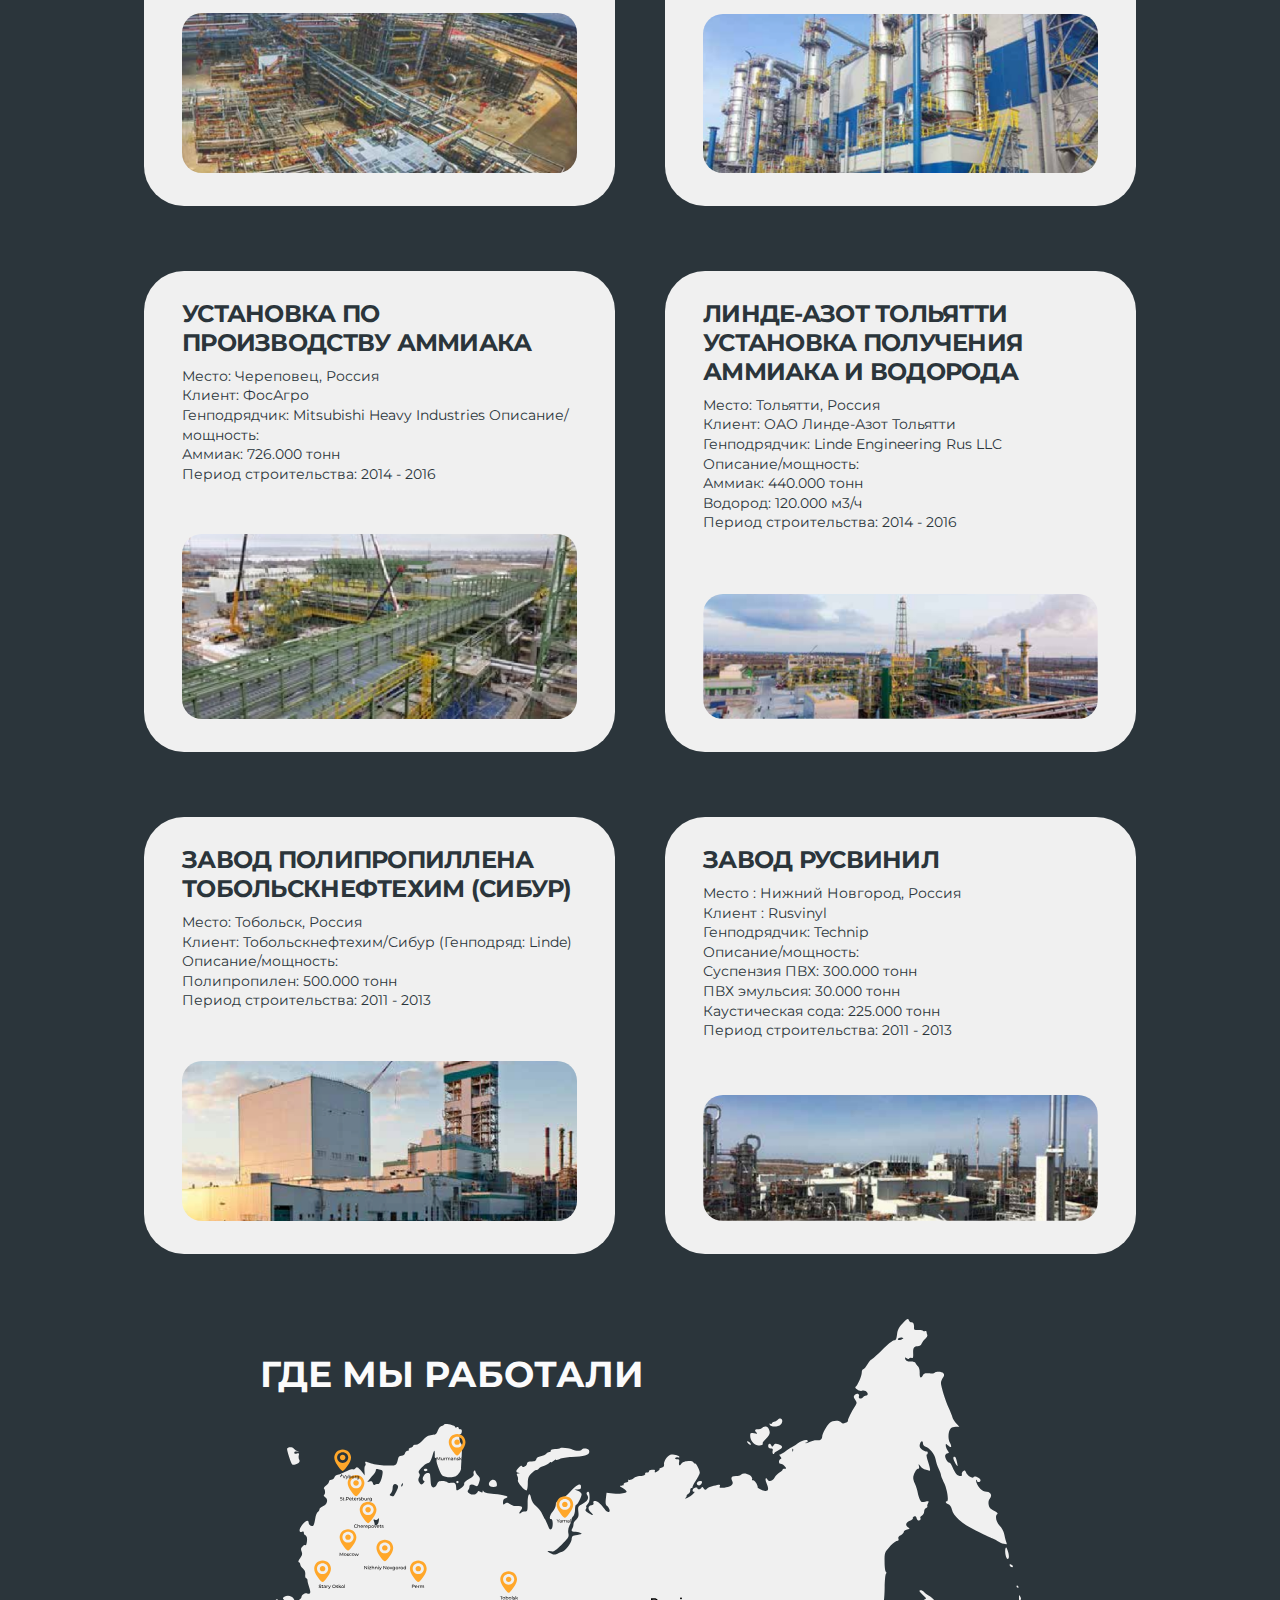
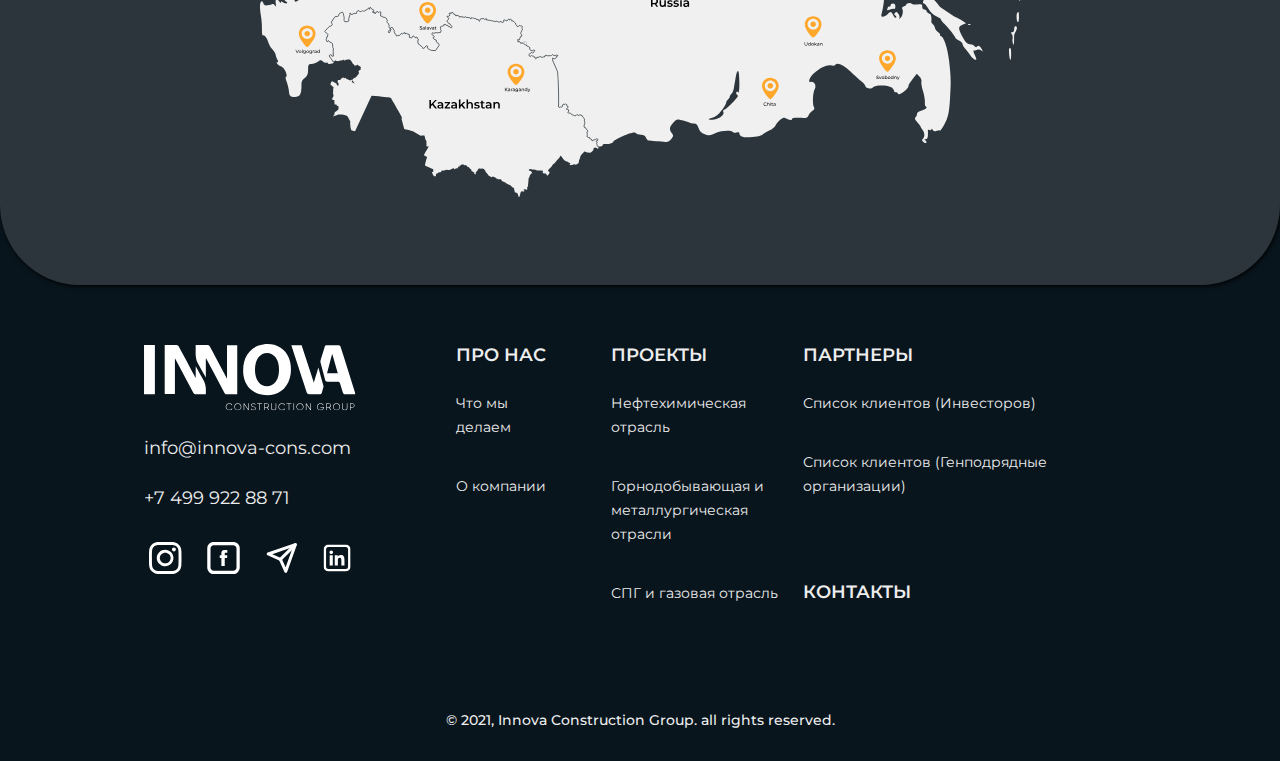
<file: ru/petrochemical.html>
<!DOCTYPE html>
<html lang="ru">
<head>
    <meta charset="UTF-8">
    <meta http-equiv="X-UA-Compatible" content="IE=edge">
    <meta name="viewport" content="width=device-width, initial-scale=1.0">
    <link rel="stylesheet" href="/style/main.css">
    <link rel="preconnect" href="https://fonts.googleapis.com">
    <link rel="preconnect" href="https://fonts.gstatic.com" crossorigin>
    <link href="https://fonts.googleapis.com/css2?family=Montserrat:ital,wght@0,100;0,200;0,300;0,400;0,500;0,600;0,700;0,800;0,900;1,100;1,200;1,300;1,400;1,500;1,600;1,700;1,800;1,900&family=Roboto&display=swap" rel="stylesheet">
    <title>Innova</title>
</head>
<body>
    <div class="grey-cover about-cover">
        <header>
            <div class="grid">
                <div class="header-cover">
                    <div class="logo-cover">
                        <a href="/ru/index.html">
                            <img src="/images/logo.svg">
                        </a>
                    </div>
                    <div class="page-language">
                        <div class="english-option menu-option">
                            <a href="/eng/petrochemical.html" class="english-text-option">
                                en
                            </a>
                        </div>
                        <div class="russian-option menu-option">
                            <div class="russian-text-option active">
                                rus
                            </div>
                        </div>
                    </div>
                    <div class="header-menu">
                        <a href="/ru/index.html" class="menu menu-option menu-home">
                            главная
                        </a>
                        <div class="menu menu-about">
                            <div class="expandable-about">
                                <a href="/ru/activities.html" class="menu-option menu-option-expandable">
                                    что/как мы делаем
                                </a>
                                <div class="expandable-divider"></div>
                                <div class="menu-option menu-option-expandable">
                                    <a href="/ru/about.html">
                                        про нас
                                    </a>
                                </div>
                            </div>
                            <span>про нас</span>
                        </div>
                        <a href="/ru/petrochemical.html" class="menu menu-option menu-projects projects-petrochemical ">
                            проекты
                        </a>
                        <a class="menu menu-option menu-partners" href="/ru/partners.html">
                            партнеры
                        </a>
                        <div class="menu menu-option menu-contacts">
                            <a href="/ru/index.html#contacts-anchor">контакты</a>
                        </div>
                    </div>
                </div>
            <div id="mobile-menu-cover" class="menu-cover">
                    <button id="mobile-menu-button" class="mobile-menu__button">
                        <img src="/images/menu-icon.svg" class="menu__img"> 
                    </button>
                    <ul id="mobile-menu" class="expandable-mobile-menu hidden-menu">
                        <li class="expandable-menu-logo">
                            <img src="/images/logo.svg">
                        </li>
                        <li class="expandable-menu-item expandable-menu-home">
                            <a href="/ru/index.html">главная</a>
                        </li>
                        <li class="expandable-menu-item expandable-menu-about">
                            <a href="/ru/about.html">про нас</a>
                        </li>
                        <li class="expandable-menu-item expandable-menu-projects mobile-menu-active">
                            <a href="/ru/petrochemical.html">проекты</a>
                        </li>
                        <li class="expandable-menu-item expandable-menu-partners">
                            <a href="/ru/partners.html">партнеры</a>
                        </li>
                        <li class="expandable-menu-item expandable-menu-contacts">
                            <a href="/ru/index.html#contacts-anchor">контакты</a>
                        </li>
                        <li class="expandable-menu-item expandable-menu-language">
                            <a class="ru-language mobile-menu-active">en</a>
                            <a class="ru-language">rus</a>
                        </li>
                    </ul>
                </div>
            </div>
        </header>
        <main>
            <div class="grid">
                <div class="banner projects-banner">
                    <div class="banner-first-header">EXPERIENCES OF OUR TEAM</div>
                    <div class="banner-second-header">Make Difference for Our Customers and People</div>
                    <div class="banner-buttons">
                        <div class="banner-button banner-button-first">
                            <a href="/ru/petrochemical.html">
                                <button class="active">Нефтехимическая отрасль</button>
                            </a>
                        </div>
                        <div class="banner-button banner-button-second">
                            <a href="/ru/mining.html">
                                <button>Горнодобывающая и металлуряическая отрасли</button>
                            </a>
                        </div>
                        <div class="banner-button banner-button-third">
                            <a href="/ru/gas.html">
                                <button>СПГ и газовая отрасль</button>
                            </a>
                        </div>
                    </div>
                </div>
                <div class="info-grid">
                    <div class="info-block">
                        <div class="info-block-flexbox">
                            <div class="info-block-text">       
                                <div class="info-block-header">АМУРСКИЙ ГАЗОПЕРЕРАБАТЫВАЮЩИЙ ЗАВОД:</div>
                                <div class="card-text-standart">
                                    Инженерные, внеплощадочные и соединительные трубопроводные эстакады. Проект P3 Строительные, механические (м/к), электрические и КИП работы
                                </div>
                                <div class="card-text-standart">
                                    Место: Свободный, Россия<br>
                                    Клиент: Газпром<br>
                                    Генподрядчик: Tecnimont/Нипигаз<br>
                                    Описание/мощность: 42 млрд м3 в год – природный газ<br>
                                    42 billion m3 per year - Natural Gas<br>
                                    Период строительства: 2018 - 2023
                                </div>
                            </div>
                            <div class="info-image info-image-1">
                                <img class="info-image-1__img" src="/images/small-pics/small-pic-1.png">
                            </div>
                        </div>
                    </div>
                    <div class="info-block">
                        <div class="info-block-flexbox">
                            <div class="info-block-text">
                                <div class="info-block-header">СИБУР ЗАПСИБ-2
                                    УСТАНОВКА КРЕКИНГА ЭТИЛЕНА</div>
                                <div class="card-text-standart">
                                    Место: Тобольск, Россия <br>
                                    Клиент: Запсибнефтехим (%100 Дочерняя компания СИБУР) <br>
                                    Генподрядчик: Linde<br>
                                    Описание/мощность:<br>
                                    Этилен 1.500.000 тонн<br>
                                    Период строительства: 2015 - 2019
                                </div>
                            </div>
                            <div class="info-image info-image-2">
                                <img class="info-image-2__img" src="/images/small-pics/small-pic-2.png">
                            </div>
                        </div>
                    </div>
                    <div class="info-block">
                        <div class="info-block-flexbox">
                            <div class="info-block-text">
                                <div class="info-block-header">КОМПЛЕКС ГЛУБОКОЙ ПЕРЕРАБОТКИ ВАКУУМНОГО ГАЗОЙЛЯ</div>
                                <div class="card-text-standart">
                                    Место: Волгоград, Россия<br>
                                    Клиент: Лукойл<br>
                                    Генподрядчик: Técnicas Reunidas<br>
                                    Описание/мощность: <br>
                                    Установка серы: 44.000 тонн<br>
                                    Установка водорода: 120.000 м3/ч<br>
                                    Период строительства: 2013 - 2015
                                </div>
                            </div>
                            <div class="info-image info-image-3">
                                <img class="info-image-3__img" src="/images/small-pics/small-pic-3.png">
                            </div>
                        </div>
                    </div>
                    <div class="info-block">
                        <div class="info-block-flexbox">
                            <div class="info-block-text">
                                <div class="info-block-header">ЗАВОД АКРИЛОВОЙ КИСЛОТЫ (САЛАВАТ)</div>
                                <div class="card-text-standart">
                                    Место: Салават, Россия<br>
                                    Клиент: ОАО Газпром Нефтохим Салават<br>
                                    Генподрядчик: Mitsubishi Heavy Industries<br>
                                    Описание/мощность:<br>
                                    Сырая акриловая кислота 80.000 тонн<br>
                                    Бутиловая акриловая кислота 80.000 тонн<br>
                                    Ледяная акриловая кислота 35.000 тонн<br>
                                    Период строительства: 2013 - 2015<br>
                                </div>
                            </div>
                            <div class="info-image info-image-4">
                                <img class="info-image-4__img" src="/images/small-pics/small-pic-4.png">
                            </div>
                        </div>
                    </div>
                    <div class="info-block">
                        <div class="info-block-flexbox">
                            <div class="info-block-text">
                                <div class="info-block-header">УСТАНОВКА ПО ПРОИЗВОДСТВУ АММИАКА</div>
                                <div class="card-text-standart">
                                    Место: Череповец, Россия<br>
                                    Клиент: ФосАгро<br>
                                    Генподрядчик: Mitsubishi Heavy Industries  Описание/мощность: <br>
                                    Аммиак: 726.000 тонн <br>
                                    Период строительства: 2014 - 2016
                                </div>
                            </div>
                            <div class="info-image info-image-5">
                                <img class="info-image-5__img" src="/images/small-pics/small-pic-5.png">
                            </div>
                        </div>
                    </div>
                    <div class="info-block">
                        <div class="info-block-flexbox">
                            <div class="info-block-text">
                                <div class="info-block-header">ЛИНДЕ-АЗОТ ТОЛЬЯТТИ УСТАНОВКА ПОЛУЧЕНИЯ АММИАКА И ВОДОРОДА</div>
                                <div class="card-text-standart">
                                    Место: Тольятти, Россия<br>
                                    Клиент: ОАО Линде-Азот Тольятти<br>
                                    Генподрядчик: Linde Engineering Rus LLC<br>
                                    Описание/мощность: <br>
                                    Аммиак: 440.000 тонн<br>
                                    Водород: 120.000 м3/ч<br>
                                    Период строительства: 2014 - 2016
                                </div>
                            </div>
                            <div class="info-image info-image-6">
                                <img class="info-image-6__img" src="/images/small-pics/small-pic-6.png">
                            </div>
                        </div>
                    </div>
                    <div class="info-block">
                        <div class="info-block-flexbox">
                            <div class="info-block-text">
                                <div class="info-block-header">ЗАВОД ПОЛИПРОПИЛЛЕНА ТОБОЛЬСКНЕФТЕХИМ (СИБУР)</div>
                                <div class="card-text-standart">
                                    Место: Тобольск, Россия<br>
                                    Клиент: Тобольскнефтехим/Сибур (Генподряд: Linde)<br>
                                    Описание/мощность: <br>
                                    Полипропилен: 500.000 тонн <br>
                                    Период строительства: 2011  - 2013
                                </div>
                            </div>
                            <div class="info-image info-image-7">
                                <img class="info-image-7__img" src="/images/small-pics/small-pic-7.png">
                            </div>
                        </div>
                    </div>
                    <div class="info-block">
                        <div class="info-block-flexbox">
                            <div class="info-block-text">
                                <div class="info-block-header">ЗАВОД РУСВИНИЛ</div>
                                <div class="card-text-standart">
                                    Место : Нижний Новгород, Россия<br>
                                    Клиент : Rusvinyl<br>
                                    Генподрядчик: Technip<br>
                                    Описание/мощность: <br>
                                    Суспензия ПВХ: 300.000 тонн<br>
                                    ПВХ эмульсия: 30.000 тонн<br>
                                    Каустическая сода: 225.000 тонн<br>
                                    Период строительства: 2011  - 2013
                                </div>
                            </div>
                            <div class="info-image info-image-8">
                                <img class="info-image-8__img" src="/images/small-pics/small-pic-8.png">
                            </div>
                        </div>
                    </div>
                </div>
                <div class="countries">
                    <div class="countries-header">
                        Где мы работали
                    </div>
                </div>
            </div>
        </main>
    </div>
    <footer>
        <div class="grid">
            <div class="footer-main-block">
                <div class="footer-first-column">
                    <div id="footer-logo">
                        <a href="/ru/index.html">
                            <img class="footer-logo" src="/images/logo.svg">
                        </a>
                    </div>
                    <div class="footer-mail">info@innova-cons.com</div>
                    <div class="footer-phone">+7 499 922 88 71</div>
                    <div class="footer-social-icons">
                        <div class="ig-icon contacts-icon">
                            <a>
                                <a href="https://www.instagram.com/innova_construction_group/">
                                            <img src="/images/ig-icon.svg">
                                        </a>
                            </a>
                        </div>
                        <div class="fb-icon contacts-icon">
                            <a>
                                <img src="/images/fb-icon.svg">
                            </a>
                        </div>
                        <div class="tg-icon contacts-icon">
                            <a>
                                <img src="/images/tg-icon.svg">
                            </a>
                        </div>                       
                        <div class="ln-icon contacts-icon">
                            <a href="https://www.linkedin.com/company/innova-construction-group/">
                                <img src="/images/ln-icon.svg">
                            </a>
                        </div>                      
                    </div>
                </div>
                <div class="footer-second-column">
                    <div class="footer-column-header">
                        <a href="/ru/about.html">
                           про нас
                        </a>
                    </div>
                    <div class="footer-column-text">
                        <a href="/ru/activities.html">
                            Что мы делаем
                        </a>
                    </div>
                    <div class="footer-column-text">
                        <a href="/ru/about.html">
                            О компании
                        </a>
                    </div>
                </div>
                <div class="footer-third-column">
                    <div class="footer-column-header">
                        <a href="/ru/petrochemical.html">
                            Проекты
                        </a>
                    </div>
                    <div class="footer-column-text">
                        <a href="/ru/petrochemical.html">
                            Нефтехимическая отрасль
                        </a>
                    </div>
                    <div class="footer-column-text">
                        <a href="/ru/mining.html">
                            Горнодобывающая и<br class="footer-br"> металлургическая отрасли
                        </a>
                    </div>
                    <div class="footer-column-text">
                        <a href="/ru/gas.html">
                            СПГ и газовая отрасль
                        </a>
                    </div>
                </div>
                                <div class="footer-fourth-column">
                    <div class="footer-column-header">
                        <a href="/ru/partners.html">
                            Партнеры
                        </a>
                    </div>
                    <div class="footer-column-text">
                        <a href="/ru/partners.html#investors">
                            Список клиентов (Инвесторов)
                        </a>
                    </div>
                    <div class="footer-column-text">
                        <a href="/ru/partners.html#epc">
                            Список клиентов (Генподрядные организации)
                        </a>
                    </div><br><br>
                    <div id="footer-contacts" class="footer-column-header">
                        <a href="/ru/index.html#contacts-anchor">
                            Контакты
                        </a>
                    </div>
                </div>
                <div class="footer-fifth-column">
                    <a class="back-button-cover" href="#">
                        <div class="back-arrow-text">Наверх</div>
                        <img class="back-arrow" src="/images/footer-arrow.svg">
                    </a>
                    <div id="mobile-icons" class="footer-social-icons">
                        <div class="ig-icon contacts-icon">
                            <a>
                                <a href="https://www.instagram.com/innova_construction_group/">
                                    <img src="/images/ig-icon.svg">
                                </a>
                            </a>
                        </div>
                        <div class="fb-icon contacts-icon">
                            <a>
                                <img src="/images/fb-icon.svg">
                            </a>
                        </div>
                        <div class="tg-icon contacts-icon">
                            <a>
                                <img src="/images/tg-icon.svg">
                            </a>
                        </div>                       
                        <div class="ln-icon contacts-icon">
                            <a href="https://www.linkedin.com/company/innova-construction-group/">
                                <img src="/images/ln-icon.svg">
                            </a>
                        </div>                      
                    </div>
                </div>
            </div>
            <div class="footer-legal-mark">© 2021, Innova Construction Group. all rights reserved.</div>
        </div>  
    </footer>
</body>
<script src="/js/index.js"></script>
</html>
</file>
<file: style/main.css>
*,
*::before,
*::after {
  box-sizing: border-box;
}

ul[class],
ol[class] {
  padding: 0;
}

body,
h1,
h2,
h3,
h4,
p,
ul[class],
ol[class],
li,
figure,
figcaption,
blockquote,
dl,
dd {
  margin: 0;
}

body {
  min-height: 100vh;
  scroll-behavior: smooth;
  text-rendering: optimizeSpeed;
  line-height: 1.5;
}

ul[class],
ol[class] {
  list-style: none;
}

a:not([class]) {
  text-decoration-skip-ink: auto;
}

img {
  display: block;
}

article > * + * {
  margin-top: 1em;
}

input,
button,
textarea,
select {
  font: inherit;
}
a{
  text-decoration: none;
}

@media (prefers-reduced-motion: reduce) {
  * {
    animation-duration: 0.01ms !important;
    animation-iteration-count: 1 !important;
    transition-duration: 0.01ms !important;
    scroll-behavior: auto !important;
  }
}
.popup__content{
  display: none !important;
}
.map-widget-content-view__frame {
  display: none !important;
}
body{
  background: #09151D;
  color: #EDEDED;
  font-family: Montserrat;
}
.grid{
  width: 1440px;
  margin: auto;
}
.grey-cover{
  padding-bottom: 107px;
  background: #2B353B;
  border-bottom-left-radius: 80px;
  border-bottom-right-radius: 80px;
  box-shadow: 1px 1px 5px #000000;
}

.header-cover{
  display: flex;
  flex-direction: row;
  align-items: center;
  margin-bottom: -3px;

  font-style: normal;
  font-weight: 800;
  font-size: 18px;
  line-height: 22px;

  text-transform: uppercase;
}
header a{
  color: #F0F0F0;
}
.logo-cover{
  width: 212px;
  height: 67px;
  margin-right: 68px;
}
.page-language{
  height: 22px;
}
.page-language div{
  display: inline-block;
  list-style-type: none;
}
.expandable-about{
  display: none;
  flex-direction: column;
  align-items: center;
  justify-content: space-between;
  position: absolute;

  top: 100px;
  left: -34px;
  width: 165px;
  height: 99.4px;
  padding-top: 16px;
  padding-bottom: 21px;
  background: #2B353B;
  box-shadow: 1px 1px 5px #000000;
  border-radius: 10px;
}
.menu-about{
  font-weight: 600;
  cursor: default;
}
.footer-fourth-column {
  margin-right: 0px;
  margin-left: auto;
}
.menu-about:hover .expandable-about{
  display: flex;
}
.expandable-about .menu-option{
  text-align: center;
  font-family: Montserrat;
  font-style: normal;
  font-weight: normal;
  font-size: 12px;
  line-height: 17px;

  color: #FBFBFB;
}
.expandable-divider{
  width: 90px;
  height: 0px;
  border: 1px solid #FFA72A;
  background-color:#FFA72A;
}
.page-language .menu-option{
  position: relative;
  padding-bottom: 43px;
}
.menu-option:hover{
  text-shadow: 0px 0px 10px rgba(255, 167, 42, 0.9);
}
.menu-option-expandable:hover{
  text-shadow: 0px 0px 10px rgba(255, 167, 42, 0.9);
}
.menu{
  position: relative;
  padding-bottom: 40px;
  padding-top: 45px;
  margin-right: 65px;
}
.active{
  color: #FFA72A;
}
.menu-option a{
  cursor: pointer;
  user-select: none;
}
header .active:after {
  content:'';
  position:absolute;
  bottom:0;
  left:0;
  right:0;
  background:#FFA72A;
  height:6px;
  border-radius:10px;
}
header .active-activities:after {
  content: '';
  position: absolute;
  width: 50px ;
  height: 6px;
  bottom: 0;
  left: 0;
  right: 0;
  background: #FFA72A;
  border-radius: 10px;
}
header .active-about:after {
  content: '';
  position: absolute;
  width: 50px ;
  height: 6px;
  bottom: 0;
  left: 50px;
  right: 0;
  background: #FFA72A;
  border-radius: 10px;
}
header .projects-petrochemical:after {
  content: '';
  position: absolute;
  width: 32px ;
  height: 6px;
  bottom: 0;
  left: 0;
  right: 0;
  background: #FFA72A;
  border-radius: 10px;
}
header .projects-mining:after {
  content: '';
  position: absolute;
  width: 32px ;
  height: 6px;
  bottom: 0;
  left: 32px;
  right: 0;
  background: #FFA72A;
  border-radius: 10px;
}
header .projects-gas:after {
  content: '';
  position: absolute;
  width: 32px ;
  height: 6px;
  bottom: 0;
  left: 64px;
  right: 0;
  background: #FFA72A;
  border-radius: 10px;
}
.english-text-option{
  padding-left: 6px;
  padding-right: 6px;
}
.english-option{
  margin-right: 25px;
}
.header-menu{
  display: flex;
  flex-direction: row;
  margin-left: auto;
}
.menu:last-child{
  margin-right: 0;
}
.menu.menu-option{
  font-weight: 600;
}
.banner{
  padding: 160px 20px 20px;
  width: 100%;
  height: auto;
  border: none;
  background: url(/images/banner.png) no-repeat;
  background-size: cover;
  border-radius: 40px;
  box-shadow: 0px 0px 10px 5px rgba(87, 110, 124, 0.7);
}
.banner-first-header{
  margin: auto;

  font-style: normal;
  font-weight: 900;
  font-size: 28px;
  line-height: 59px;

  text-align: center;
  text-transform: uppercase;
}
.banner-second-header{
  width: 565px;
  margin: 50px auto 203px;
  font-style: normal;
  font-weight: normal;
  font-size: 36px;
  line-height: 44px;

  text-align: center;
  text-transform: uppercase;

  color: #FBFBFB;
}
.banner-buttons{
  display: flex;
  flex-direction: row;
  justify-content: space-between;
  width: 1400px;
  margin-left: auto;
  margin-right: auto;
}
.banner-button button{
  width: 450px;
  height: 120px;

  background: rgba(43, 53, 59, 0.9);
  border-radius: 40px;
  border:none;
  font-style: normal;
  font-weight: bold;
  font-size: 18px;
  line-height: 24px;

  text-align: center;
  letter-spacing: -0.011em;
  text-transform: uppercase;

  color: #FBFBFB;
}
button:hover{
  cursor: pointer;
}
.countries{
  margin-top: 65px;
  margin-left: auto;
  margin-right: auto;

  background: url(/images/countries.svg) no-repeat ;
  background-size: cover;
  height: 769px;
  width: 1137px;
}
.countries-header{
  padding-top: 33px;

  font-style: normal;
  font-weight: bold;
  font-size: 36px;
  line-height: 44px;

  text-transform: uppercase;

  color: #FBFBFB;
}
.card{
  display: flex;
  flex-direction: row;
  margin-bottom: 65px;
  width: 100%;

  overflow: hidden;
  background: #F0F0F0;
  border-radius: 40px;
  box-shadow: 0px 0px 10px 5px rgba(87, 110, 124, 0.7);
}
.card-image{
  width: 41%;
}
.card-image-right{
  margin-left: auto;
  border-radius: 0px 40px 40px 0px;
}
.card-image-left{
  margin-right: auto;
  border-radius: 40px 0px 0px 40px;
}
.card-image-first{
  background-image: url(/images/cards/card-1.png);
}
.card-image-second{
  background-image: url(/images/cards/card-2.png);
}
.card-image-third{
  background-image: url(/images/cards/card-3.png);
}
.card-image-fourth{
  background-image: url(/images/cards/card-4.png);
}
.card-image-fifth{
  background-image: url(/images/cards/card-5.png);
}
.card-image-sixth{
  background-image: url(/images/cards/card-6.png);
}
.card-image-seventh{
  background-image: url(/images/cards/card-7.png);
}
.card-image-eighth{
  background-image: url(/images/cards/card-8.png);
}
.card-image-nineth{
  background-image: url(/images/cards/card-9.png);
}
.card-image-tenth{
  background-image: url(/images/cards/card-10.png);
}
.card-image-eleventh{
  background-image: url(/images/cards/card-11.png);
}
.card-text{
  width: 59%;
  margin: 55px 44px 38px 45px;
  font-style: normal;
  color: #2B353B;
}
.text-header{
  font-size: 36px;
  line-height: 30px;
  text-transform: uppercase;
  font-weight: bold;
}
.card-text-standart{
  padding-top:25px;
  font-size: 18px;
  line-height: 140%;
}
.card-text-standart span{
  font-weight: 700;
}
.list-header{
  font-weight: 700;
}
ul.card-text-list li{
  list-style-type: none;
}
li{
  font-size: 18px;
  line-height: 140%;

}
ul.card-text-list li:first-child{
  padding-top: 25px;
}
main li:before{
  content:"·";
  margin: 0 10px 0 10px;
  font-size: 18px;
  vertical-align: middle;
  line-height: 20px;
}
.contacts{
  display: flex;
  flex-direction: row;

  margin-top: 10px;
  margin-bottom: 107px;
}
.contacts-map{
  height: auto;

  border-radius: 40px;
}
.contacts-text{
  margin-left: 111px;
}
.contacts-text-small{
  font-family: 'Roboto', sans-serif;
  font-style: normal;
  font-weight: normal;
  font-size: 18px;
  line-height: 21px;
  width: auto;
  
}
.contacts-mail{
  margin-top: 22px;

  font-style: normal;
  font-weight: 500;
  font-size: 24px;
  line-height: 140%;

  text-transform: lowercase;
}
.contacts-block{
  margin-bottom: 67px;
}
.text-address{
  font-style: normal;
  font-weight: 500;
  font-size: 24px;
  line-height: 140%;
}
.contacts-block{
  display: flex;
  flex-direction: row;
  justify-content: space-between;
}
.contacts-block-icons{
  display: flex;
  flex-direction: row;
  justify-content: space-around;
  height: 32px;
}
.contacts-phone{
  margin-top: 26px;

  font-style: normal;
  font-weight: 500;
  font-size: 24px;
  line-height: 140%;
}
.phone{
  margin-right: 0;
  margin-left: auto;
  float: right;
}
.contacts-mail{
  font-style: normal;
  font-weight: 500;
  font-size: 24px;
  line-height: 140%;
  text-transform: lowercase;
}

footer a{
  color: #EDEDED;
}
footer a:hover{
  text-shadow: 0px 0px 10px rgba(255, 167, 42, 0.9);
}
.footer-main-block{
  display: flex;
  flex-direction: row;
  margin-top: 59px;
}
.footer-logo{
  width: 100%;
  height: auto;
}
.footer-social-icons{
  display: flex;
  flex-direction: row;
  justify-content: space-between;
}
.footer-mail{
  margin-top: 25px;

  font-family: Montserrat;
  font-style: normal;
  font-weight: normal;
  font-size: 18px;
  line-height: 140%;
}
.footer-phone{
  margin-top: 25px;
  font-size: 18px;
  line-height: 140%;
  /* or 25px */

}
.footer-social-icons{
  margin-top: 25px;
}
.footer-legal-mark{
  margin-top: 71px;
  margin-bottom: 31px;

  font-weight: 500;
  font-size: 14px;
  line-height: 140%;
  /* identical to box height, or 20px */

  text-align: center;
}
.footer-column-header{
  margin-bottom: 25px;
  font-style: normal;
  font-weight: 600;
  font-size: 18px;
  line-height: 22px;
  /* identical to box height */

  text-transform: uppercase;
}
.footer-column-text{
  margin-bottom: 10px;
}
.footer-second-column{
  margin-left: 150px;
}
.footer-third-column{
  margin-left: 50px;
}
.about-page-header{
  margin: 26px 0 44px 20px;
}
.card-about-page-fifth ul li{
  text-transform: none ;
}
.card span{
  font-size: 14px;
  line-height: 19.6px;
}
.space{
  margin-left: 21px;
}
.regular-text li{
  text-transform: none;
}
.images-in-text{
  margin-top: 56px;
}
.images-in-text__img{
  width: 100%;
  height: auto;
}

.card-about-page-fifth ul li:first-child {
  padding-top: 0px;
}
.card .additional-list-item{
  font-size: 18px;
}
.card .additional-list-item::before{
  content: "·";
  margin: 0 10px 0 10px;
  font-size: 18px;
  vertical-align: middle;
  line-height: 20px;
}
.card-about-page-sixth .images-in-text{
  margin-top: 25px;
}
.card-about-page-seventh .images-in-text{
  margin-top: 27px;
}
.card-about-page-eighth .card-text-standart{
  padding-top: 0;
}
.card-about-page-eighth .list-header{
  padding-top: 25px;
}
.about-page-meta-header{
  text-align: center;
}
.documents-block{
  display: flex;
  flex-direction: row;
  justify-content: center;
  margin-top: 31px;
  align-items: center;
}
.empty-document-space{
  width: 67px;
}
.about-cover{
  padding-bottom: 51px;
}
.projects-banner{
  background: url(/images/banner-2.png) no-repeat;
  background-size: cover;
}
.info-grid{
  margin-top: 65px;
  display: grid;
  grid-template-columns: 700px 700px;
  grid-column-gap: 40px;
  grid-row-gap: 65px;
}
.info-block{
  height: auto;
  width: 700px;
  padding: 28px 58px 33px;
  background: #F0F0F0;
  border-radius: 40px;
  color: #2B353B;
}
.info-block-flexbox{
  display: flex;
  flex-direction: column;
  justify-content: space-between;
  height: 100%;
}
.info-block-header{
  font-style: normal;
  font-weight: bold;
  font-size: 24px;
  line-height: 29px;
  letter-spacing: -0.03em;
  text-transform: uppercase;
}
.info-image{
  margin-top: 50px;
  margin-bottom: 0;
  height: auto;
  width: 100%;
}
.info-image img{
  border-radius: 20px;
  height: 100%;
  width: 100%;
}
.partners-template{
  background: #FEFEFE;
  border-radius: 40px;
  padding-bottom: 95px;
}
.partners-block{
  display: grid;
  grid-template-columns: 202px 202px 202px 202px 202px ;
  grid-gap: 50px;
 
  padding-left: 115px;
}
.partners-template:first-child{
  margin-bottom: 65px;
}
.partners-block-header{
  padding: 55px 0 60px 45px;
  font-style: normal;
  font-weight: bold;
  font-size: 36px;
  line-height: 44px;
  text-transform: uppercase;
  color: #2B353B;
}
.investors-element__img{
  width: 100%;
  height: auto;
}
.active-sub{
  color: #FFA72A;
}
.menu-about span:hover{
  text-shadow: 0px 0px 10px rgba(255, 167, 42, 0.9);
}
.logo-cover img{
  width: 100%;
  height: auto;
}
.contacts-icon img{
  height: 100%;
  width: 100%;
  
}
.contacts-icon{
  margin: 5px;
}
#footer-logo{
  height: auto;
  width: 212px;
}
.first-document {
  width: 45%;
  height: auto;
}
.second-document {
  width: 45%;
  height: auto;
}
.menu-cover{
  display: none;
  z-index: 100;
}
.footer-fifth-column{
  display: none;
}
.card-view-flex {
  display: flex;
  flex-direction: row;
  justify-content: center;
  margin: 70px 0 20px;
}
.card-view-flex div{
  width: 62px;
  height: 42px;
}
.card-view-flex svg{
  width: 62px;
  height: 42px;
}
.card-view-blocks{
  margin-left: 18px;
}
.pile-cards{
  position: relative;
}
.pile-cards > div{
  position: absolute;
}
.card-view-flex > div :hover{
  cursor: pointer;
  width: 115%;
  height: 115%;
}
.main-contacts {
  margin-left: 200px;
}
@media screen and (max-width: 1440px) {
  .grid{
    width: 1200px;
  }
  .banner-button button{
    width: 350px;
  }
  .banner-second-header{
    margin-bottom: 87px;
  }
  .banner-buttons{
    width: 1100px;
  }
  .countries{
    width: 761px;
    height: 515px;
  }
  .card-text-standart{
    font-size: 16px;
    padding-top: 10px;
    grid-template-columns: 560px 560px;
  }
  li{
    font-size: 16px;
  }
  .partners-block{
    grid-template-columns: 182px 182px 182px 182px 182px ;
    grid-gap: 70px;
    column-gap: 30px;
    padding-left: 75px;
  }
  .info-block{
    width: 560px;
    padding: 28px 38px 33px;
  }
  .info-grid{
    margin-top: 65px;
    grid-template-columns: 560px 560px;
    grid-column-gap: 80px;
    grid-row-gap: 65px;
  }
  .footer-column-text a{
    font-size: 14px;
  }
  .footer-column-text{
    margin-bottom: 25px;
  }
  .text-header{
    font-size: 30px;
  }
  .card .additional-list-item{
    font-size: 16px;
  }
}
@media screen and (max-width: 1280px) {
  .grid{
    width: 992px;
  }
  .banner{
    padding-top:78px;
  }
  .banner-button button{
    width: 250px;
    height: 100px;
  }
  .banner-buttons{
    width: 880px;
  }
  .header-cover{
    font-size: 12px;
  }
  .menu{
    margin-right: 35px;
  }
  .english-option {
    margin-right: 10px;
  } 
  .card-text-standart{
    font-size: 14px;
  }
  li{
    font-size: 14px;
  }
  .contacts-mail{
    font-size: 18px;
  }
  .partners-block{
    grid-template-columns: 142px 142px 142px 142px 142px ;
    grid-gap: 70px;
    column-gap: 40px;
    padding-left: 75px;
  }
  .info-block{
    width: 471px;
    padding: 28px 38px 33px;
  }
  .info-grid{
    margin-top: 65px;
    grid-template-columns: 471px 471px;
    grid-column-gap: 50px;
    grid-row-gap: 65px;
  }
  .footer-second-column{
    margin-left: 100px;
  }
  .footer-column-text{
    margin-bottom: 35px;
  }
  .text-header{
    font-size: 24px;
  }
  .card-text{
    margin-top: 30px;
  }
  .banner-button button{
    font-size: 14px;
  }
  .banner-second-header{
    font-size: 28px;
  }
  .contacts-text {
    margin-left: 50px;
  }
  .main-contacts {
    margin-left: 50px;
  }
  .text-address{
    font-size: 16px;
  }
  .contacts-text-small{
    font-size: 14px;
    margin-top: 15px;
  }
  .card .additional-list-item{
    font-size: 14px;
  }
  header .active-activities:after{
    width: 33px;
  }
  header .active-about:after{
    width: 33px;
    left: 33px;
  }
  header .projects-mining:after{
    width: 21.5px;
    left: 21.5px;
  }
  header .projects-petrochemical:after{
    width: 21.5px;
  }
  header .projects-gas:after{
    width: 21.5px;
    left: 43px;
  }
  
}
@media screen and (max-width: 1024px) {
  .grid{
    width: 768px;
  }
  .main-contacts {
    margin-top: 20px;
    margin-left: 0;
  }
  .info-block{
    width: 369px;
  }
  .info-grid{
    grid-template-columns: 369px 369px;
    grid-row-gap: 35px;
    grid-column-gap: 30px;
  }
  .banner-button button{
    width: 200px;
    height: 80px;
    font-size: 10px;
  }
  .banner-buttons{
    width: 700px;
  }
  .menu {
    margin-right: 25px;
  }
  .logo-cover {
    width: 172px;
    height: 40px;
    margin-right: 68px;
  } 
  .footer-column-text {
    margin-bottom: 25px;
  } 
  .footer-second-column {
    margin-left: 60px;
    margin-top: 34px;
  }
  .footer-third-column {
    margin-left: 20px;
    margin-top: 34px;
  }
  .footer-fourth-column {
    margin-left: 20px;
    margin-top: 34px;
  }
  .footer-column-text a {
    font-size: 10px;
  }
  .footer-column-text {
    margin-bottom: 5px;
    line-height: 12px;
  }
  .footer-column-header{
    font-size: 12px;
    margin-bottom: 5px;
  }
  .footer-mail {
    font-size: 14px;
  }
  .footer-phone{
    font-size: 14px;
  }
  #footer-contacts{
    display: none;
  }
 
  #footer-logo{
    height: auto;
    width: 115px;
  }
  .footer-legal-mark{
    margin-top: 22px;
    font-size: 9px;
  }
  .footer-main-block{
    margin-top: 16px;
  }
  .footer-mail{
    margin-top: 10px;
  }
  .footer-phone{
    margin-top: 10px;
  }
  .footer-social-icons {
    margin-top: 10px;
  }
  .footer-legal-mark{
    margin-bottom: 16px;
  }
  .footer-br{
    display: none;
  }
  .partners-block {
    grid-template-columns: 117px 117px 117px 117px 117px;
    grid-gap: 40px;
    column-gap: 20px;
    padding-left: 50px;
  }
  .partners-template {
    padding-bottom: 55px;
  }
  .partners-block-header{
    padding-top: 50px;
  }
  .contacts-phone{
    font-size: 12px;
    margin-top: 10px;
  }

  .contacts-block-icons {
    margin-top: 15px;
    height:  30px;
  }
  .banner-second-header {
    font-size: 18px;
    margin-bottom: 42px;
  }

}
@media screen and (max-width: 768px) {
  .grid{
    width: 720px;
  }
  header .logo-cover{
    display: none;
  }
  main li:before {
    margin: 0 5px 0 5px;
  }
  .countries-header{
    font-size: 30px;
    padding-top: 15px;
  }
  .grey-cover{
    padding-bottom: 50px;
  }
  .page-language{
    margin-left: 36px;
  }
  .menu {
    margin-right: 45px;
  }
  .header-menu{
    margin-right: 36px;
  }
  .header-cover{
    padding-top: 0;
    padding-bottom: 0;
  }
  .countries{
    width: 532px;
    height: 360px;
  }
  .text-header {
    font-size: 18px;
  }
  .info-block{
    width: 350px;
  }
  .info-grid{
    grid-template-columns: 350px 350px;
    grid-row-gap: 25px;
    grid-column-gap: 20px;
  }
  .contacts-block{
    flex-direction: column;
  }
  .card-text-standart{
    font-size: 10px;
  }
  .info-block-header{
    font-size: 18px;
    line-height: 20px
  }
  .partners-block{
    grid-template-columns: 91px 91px 91px 91px 91px;
    grid-gap: 40px;
    column-gap: 20px;
    padding-left: 85px;
  }
  .partners-block-header{
    padding: 35px 0 60px 55px;
    font-style: normal;
    font-weight: bold;
    font-size: 26px;
    line-height: 44px;
  }
  .contacts{
    margin-top: 20px;
  }
  .contacts-text {
    margin-left: 20px;
  }
  .contacts-text-small {
    font-size: 12px;
  }
  .text-header {
    line-height: 14px
  }
  .text-address {
    font-size: 12px;
  }
  .card{
    margin-bottom: 25px;
  }
  li {
    font-size: 10px;
  }
  .card .additional-list-item {
    font-size: 10px;
  }
  ul.card-text-list li:first-child {
    padding-top: 5px;
  }
  .card span{
    font-size: 12px;
  }
  .banner-first-header{
    line-height: 38px;
  }
  .banner-second-header{
    margin-top: 15px;
    margin-bottom: 85px;
  }
  .banner-buttons{
    width: 600px;
  }
  .banner-button button{
    width: 169px;
    height: 70px;
    font-size: 10px;
    border-radius: 20px;
  }
}
@media screen and (max-width: 720px) {
  .grid{
    width: 540px;
  }
  .menu {
    margin-right: 20px;
    padding-bottom: 10px;
    padding-top: 15px;
  }
  .card-text-standart {
    padding-top: 10px;
  }
  .page-language .menu-option {
    padding-bottom: 11px;
  }
  .page-language {
     margin-left: 25px; 
     height: 18px;
  }
  .header-menu {
    margin-right: 25px;
  } 
  .banner-button button{
    width: 129px;
    height: 70px;
    font-size: 10px;
    border-radius: 20px;
    
    line-height: 14px;
  }
  .banner-buttons{
    width: 500px;
  }
  .banner-first-header {
    font-size: 18px;
  }
  .banner-second-header {
    margin-top: 21px;
    margin-bottom: 21px;
    line-height: 34px;
    width: 385px;
  }
  .banner{
    padding-top: 25px;
  }
  .countries-header{
    font-size: 20px;
  }
  .text-header {
    line-height: 18px;
  }
  .info-grid {
    grid-template-columns: 260px 260px;
    grid-row-gap: 25px;
    grid-column-gap: 20px;
  } 
  .info-block {
    width: 260px;
    padding: 18px 28px 23px;
  }
  .partners-block {
    grid-template-columns: 71px 71px 71px 71px 71px;
    grid-gap: 20px;
    column-gap: 30px;
    padding-left: 35px;
  }
  .partners-block-header{
    padding-bottom: 20px;
    font-size: 18px;
  }
  .footer-second-column {
    margin-left: 32px
  }
  .partners-template:first-child {
    margin-bottom: 35px;
  }
  .footer-mail {
    font-size: 10px;
  }
  .contacts-mail {
    font-size: 12px;
  }
  .text-header {
    font-size: 14px;
  }
 
  .contacts-text-small{
    width: auto;
  }
  .main-contacts{
    margin-left: 10px;
  }
  .contacts-block-icons{
    margin-top: 0;
  }
  .grey-cover {
    padding-bottom: 40px;
  }
  .contacts{
    margin-bottom: 41px;
  }
  .footer-second-column{
    margin-top: 0;
  }
  .footer-third-column{
    margin-top: 0;
  }
  .footer-fourth-column{
    margin-top: 0;
  }
  .about-page-header{
    margin-bottom: 14px;
  }
  .expandable-about{
    top: 44px;
  }

  .contacts-phone{
    margin-top: 15px;
  }
  .phone {
    font-size: 15px;
    margin-right: auto;
    float: none;
  }
  
}
@media screen and (max-width: 550px) {
  .grid{
    padding-top: 44px;
    width: 425px;
  }
  .banner-buttons {
    width: 350px;
  }
  .banner-button button{
    width: 107px;
    height: 52px;
    font-size: 8px;
  }
  .contacts-block{
    margin-bottom: 10px;
    flex-direction: column;
  }
  .countries{
    margin-top: 35px;

    width: 319px;
    height: 216px;
  }
  .countries-header {
    padding-top: 5px;
    font-size: 14px;
  }
  .partners-template {
    padding-bottom: 40px;
  }
  .card-text {
    margin: 15px;
  }
  .card span{
    font-size: 10px;
  }
  .card-text-standart {
    font-size: 10px;
  }
  ul.card-text-list li {
    font-size: 10px;
    line-height: 100%;
  }
  main li:before{
    line-height: 10px;
    font-size: 10px;
  }
  .footer-first-column .footer-social-icons{
    display: none;
  }
  .main-contacts .contacts-icon{
    width: 100%;
    height: 100%;
  }
  .menu-cover{
    display: block;
    width: 52px;
    height: 39px;
    margin-right: 0;
    margin-left: auto;

    position: fixed;
    top: 0;
    right: 0;


    background: #C4C4C4;
    border-radius: 10px;
  }

  .mobile-menu__button{
    background: none;
    border: none;
    padding: 13px 14px;
    width: 100%;
  }
  .header-cover{
    display: none;
  }
  .menu-sub-item{
    float:right;
    margin-bottom: 5.5px;
    width: 24px;
    height: 2.5px;
    background-color: #FBFBFB;
    border-radius: 25px;
  }
  .expandable-mobile-menu{
    position: absolute;
    right: 0;

    padding-top: 16px;
    padding-left: 27px;
    background-color: #FFA72A;
    align-items: center;

    width: 149px;
    height: 277px;

    font-family: Montserrat;
    font-style: normal;
    font-weight: 600;
    font-size: 12px;
    line-height: 15px;
    text-transform: uppercase;
    border-radius: 10px 0px 0px 10px;
  }
  .expandable-mobile-menu img{
    width: 98px;
    height: 31px;
  }
  .expandable-menu-item{
    margin-top: 21px;
  }
  .hidden-menu{
    display: none !important;
  }
  .expandable-menu-language{
    display: flex;
    flex-direction: row;
  }
  .menu-cover ul#mobile-menu{
    padding-top: 16px;
    display: flex;
    flex-direction: column;
  }
  .ru-language{
    margin-left: 26px;
  }
  .menu-cover .mobile-menu-active{
    font-weight: 800;
  }
  .footer-second-column{
    display: none;
  }
  .footer-third-column{
    display: none;
  }
  .footer-fourth-column{
    display: none;
  }
  .footer-fifth-column{
    display: block;
    margin-right: 20px;
  }
  #pc-icons{
    display: none;
  }
  .footer-main-block{
    justify-content: space-between;
  }
  .footer-first-column{
    margin-left: 20px;
  }
  .back-button-cover{
    display: flex;
    flex-direction: row;
    margin-left: 42px;
    margin-bottom: 50px;
  }
  .back-arrow{
    margin-left: 6px;
  }
  .card-text-standart {
    padding-top: 10px;
  }
  .banner-first-header {
    line-height: 18px;
  }
  .banner-second-header{
    line-height: 24px;
  }
  .partners-block {
    grid-template-columns: 55px 55px 55px 55px 55px;
    grid-gap: 30px;
    column-gap: 25px;
    padding-left: 25px;
  }
  
  .partners-block-header{
    padding: 15px 0 15px 30px;
  }
  .info-block{
    width: 200px;
  }
  .info-grid {
    grid-template-columns: 200px 200px;
    grid-row-gap: 25px;
    grid-column-gap: 22px;
  }
  .info-image {
    margin-top: 5px;
  }
  .info-image img{
    border-radius: 5px;
  }
  .info-block-header {
    font-size: 14px;
    line-height: 15px;
  }
  .text-header {
    font-size: 12px;
  }
  .card{
    border-radius: 15px;
  }
  .card-image-right {
    border-radius: 0 15px 15px 0;
  }
  .card-image-left {
    margin-right: auto;
    border-radius: 15px 0px 0px 15px;
  } 
  .main-contacts{
    margin-left: 0;
  }
  .contacts-text-small{
    font-size: 14px;
  }
}
@media screen and (max-width: 435px) {
  .grid{
    padding-top: 32px;
    width: 90%;
  }
  .banner-first-header {
    line-height: 14px;
    font-size: 14px;
  }
  main li:before {
    margin: 0 5px 0 5px
  }
  .banner-second-header {
    font-size: 14px;
    margin-top: 10px;
    margin-bottom: 10px;
    line-height: 19px;
    width: 255px;
  }
  .banner-buttons{
    width: 80%;
    line-height: 1;
  }
  .banner-button button {
    width: 86px;
    height: 40px;
    font-size: 5px;
    line-height: 10px;
  }
  .contacts-map{
    border-radius: 10px;
  }
  .text-header {
    font-size: 18px;
  }
  
  .grey-cover {
    padding-bottom: 10px;
    
    border-bottom-left-radius: 25px;
    border-bottom-right-radius: 25px;
  } 
  .text-address {
    font-size: 10px;
  }
  .contacts-block{
    margin-bottom: 5px;
  }
  .contacts-mail{
    font-size: 12px;
  }
 
  .contacts br{
    display: none;
  }
  .contacts-text-small{
    width: auto;
    line-height: 11px;
    font-size: 14px;
  }
  .contacts-block-icons {
    padding-right: 15px;
    height: 18px;
  }
  
  .contacts-text-small {
    margin-top: 5px;
  }
  .info-grid {
    grid-template-columns: 45% 45%;
    grid-row-gap: 25px;
    grid-column-gap: 10%;
  }
  .info-block{
    width: 100%;
    padding: 12px 14px 11px;
    border-radius: 10px;
  }
  .info-block-header {
    font-size: 10px;
    line-height: 11px;
  }
  .partners-block-header{
    font-size: 12px;
  }
  .partners-block {
    grid-template-columns: 42px 42px 42px 42px 42px;
    grid-gap: 15px;
    column-gap: 15px;
    padding-left: 25px;
  }
  .about-page-header {
    margin: 12px 0 14px 10px;
  }
  .card{
    border-radius: 15px;
  }
  .card-image-right{
    border-radius:0 15px 15px 0;
  }
  .card-image-left{
    border-radius:15px 0 0 15px;
  }
  .documents-block{
    margin-top: 12px;
  }
  .card span {
    font-size: 10px;
  }
  .contacts-map {
    margin-left: 15px;
  }
  .contacts-text{
    margin-left: 10px;
  }
  .countries {
    width: 246px;
    height: 172px;
  }
  .countries-header{
    line-height: 10px;
  }
  .about-page-header{
    font-size: 14px;
  }
  .empty-document-space{
    width: 20px;
  }
  .partners-template{
    border-radius: 15px;
    margin-left: 10px;
    margin-right: 10px;
  }
  #investors{
    margin-top: 10px;
  }
  #epc{
    margin-top: -15px;
  }
  .banner{
    border-radius: 15px;
    padding-bottom: 17px;
  }
  ul.card-text-list li:first-child {
    padding-top: 15px;
  }
  .banner-button button {
    width: 65px;
    height: 40px;
  }
  .partners-template{
    padding-left: 5px;
    padding-right: 5px;
    padding-bottom: 15px;
  }
  .partners-block {
    grid-template-columns: 16% 16% 16% 16% 16%;
    grid-gap: 15px;
    column-gap: 5%;
    padding-left: 0;
  }
  .partners-block-header{
    line-height: 20px;
  }
}
</file>
